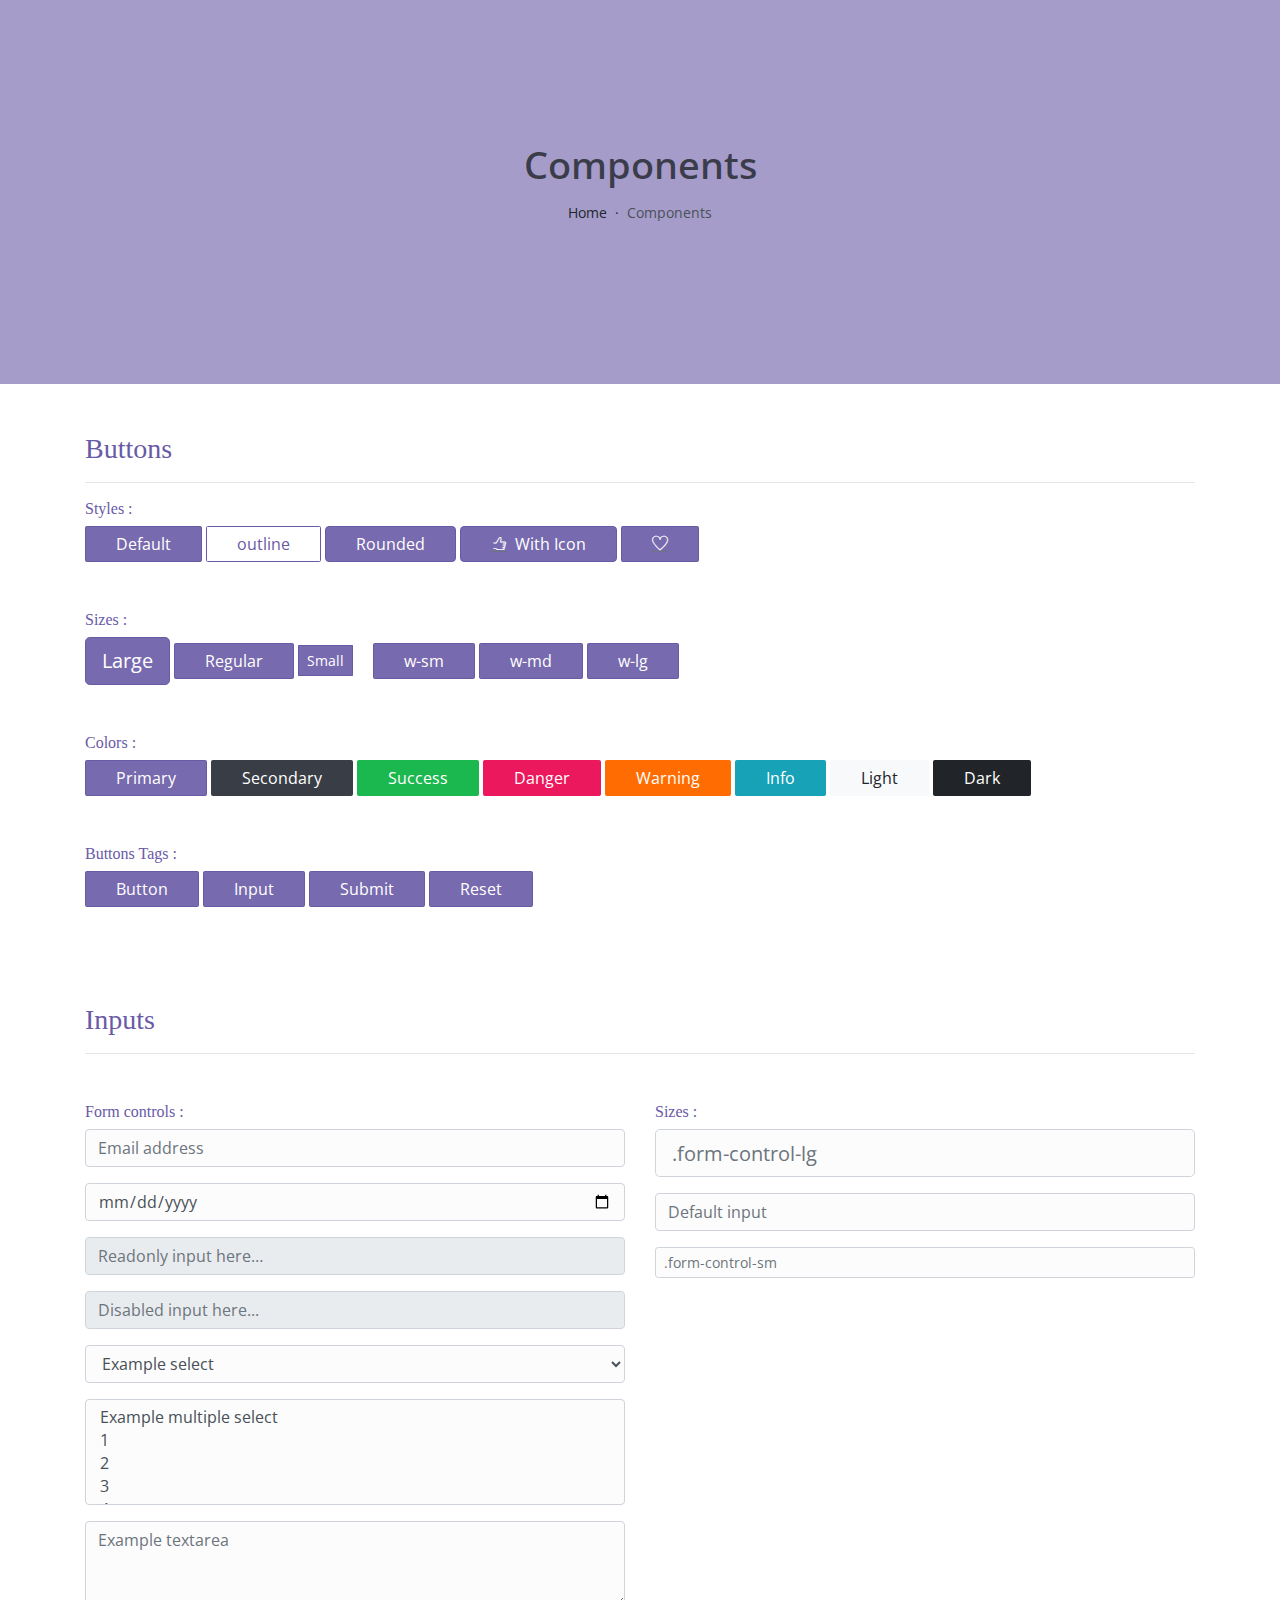
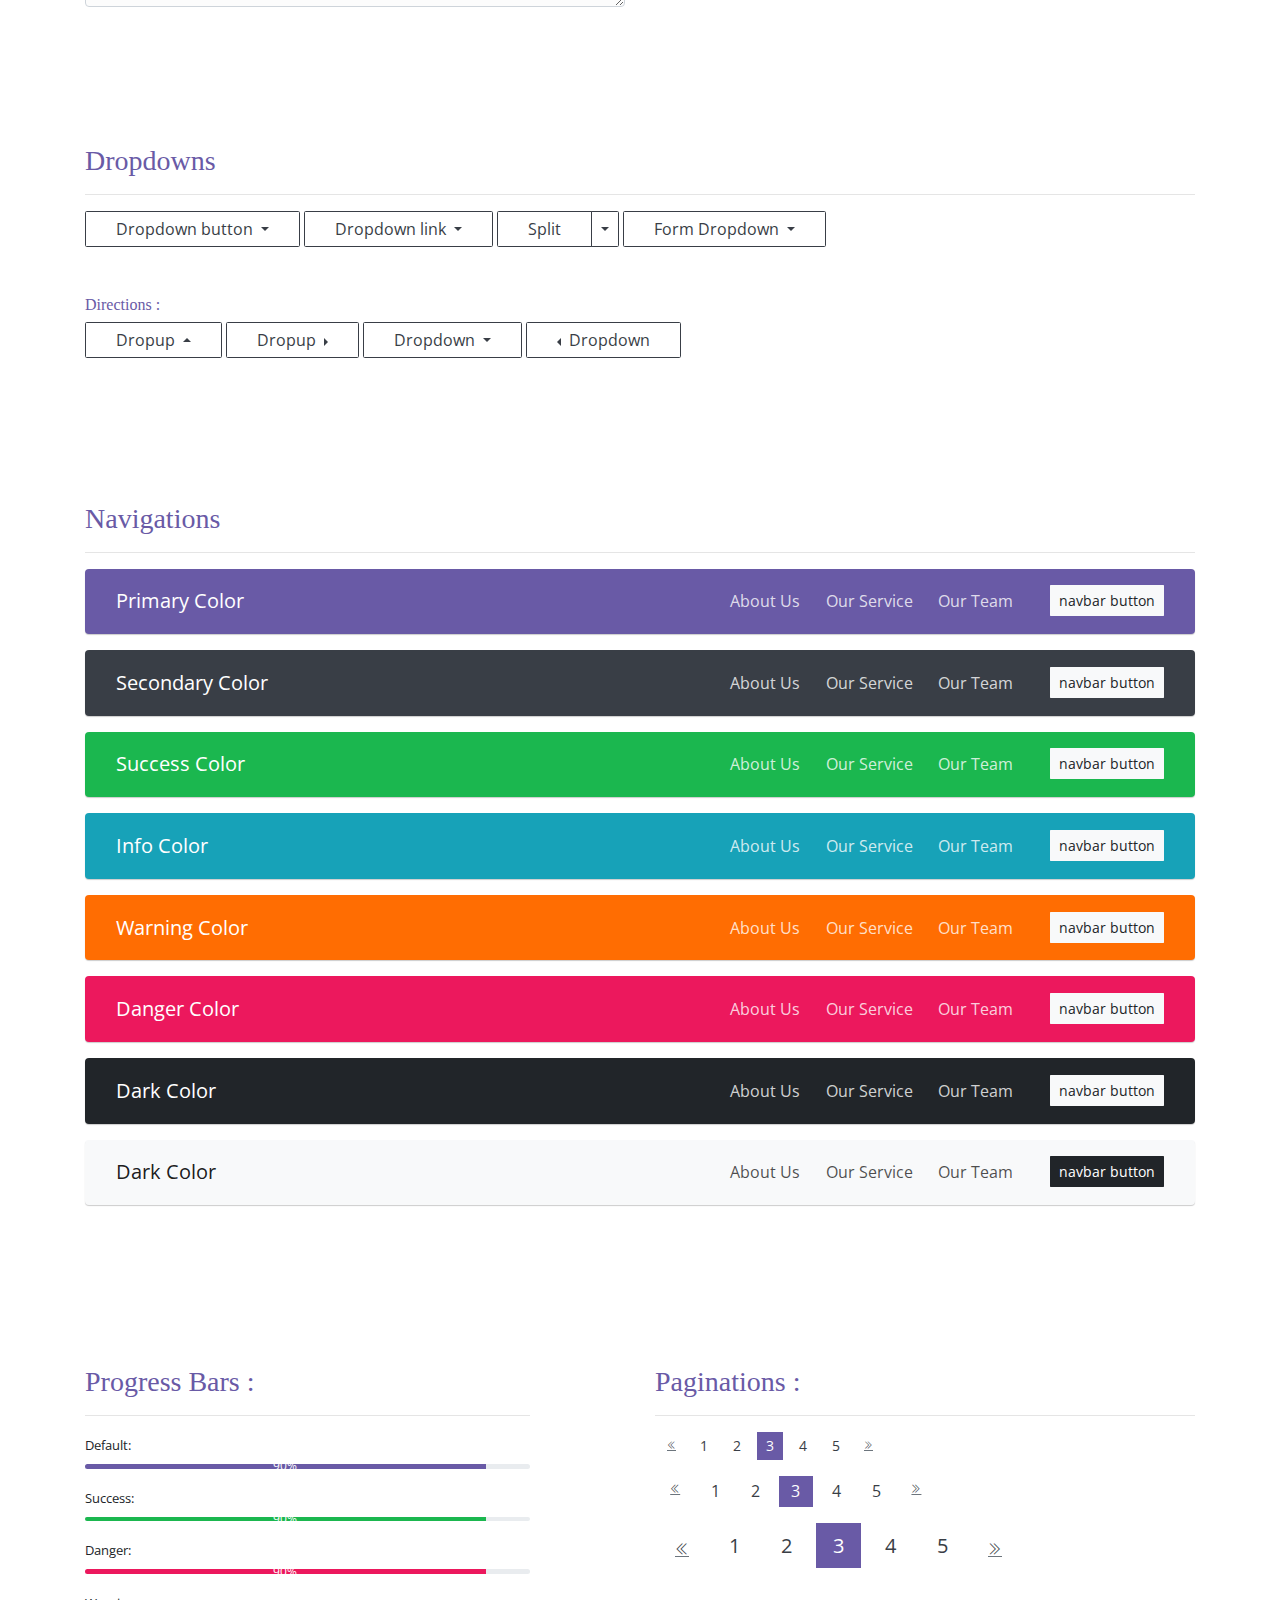
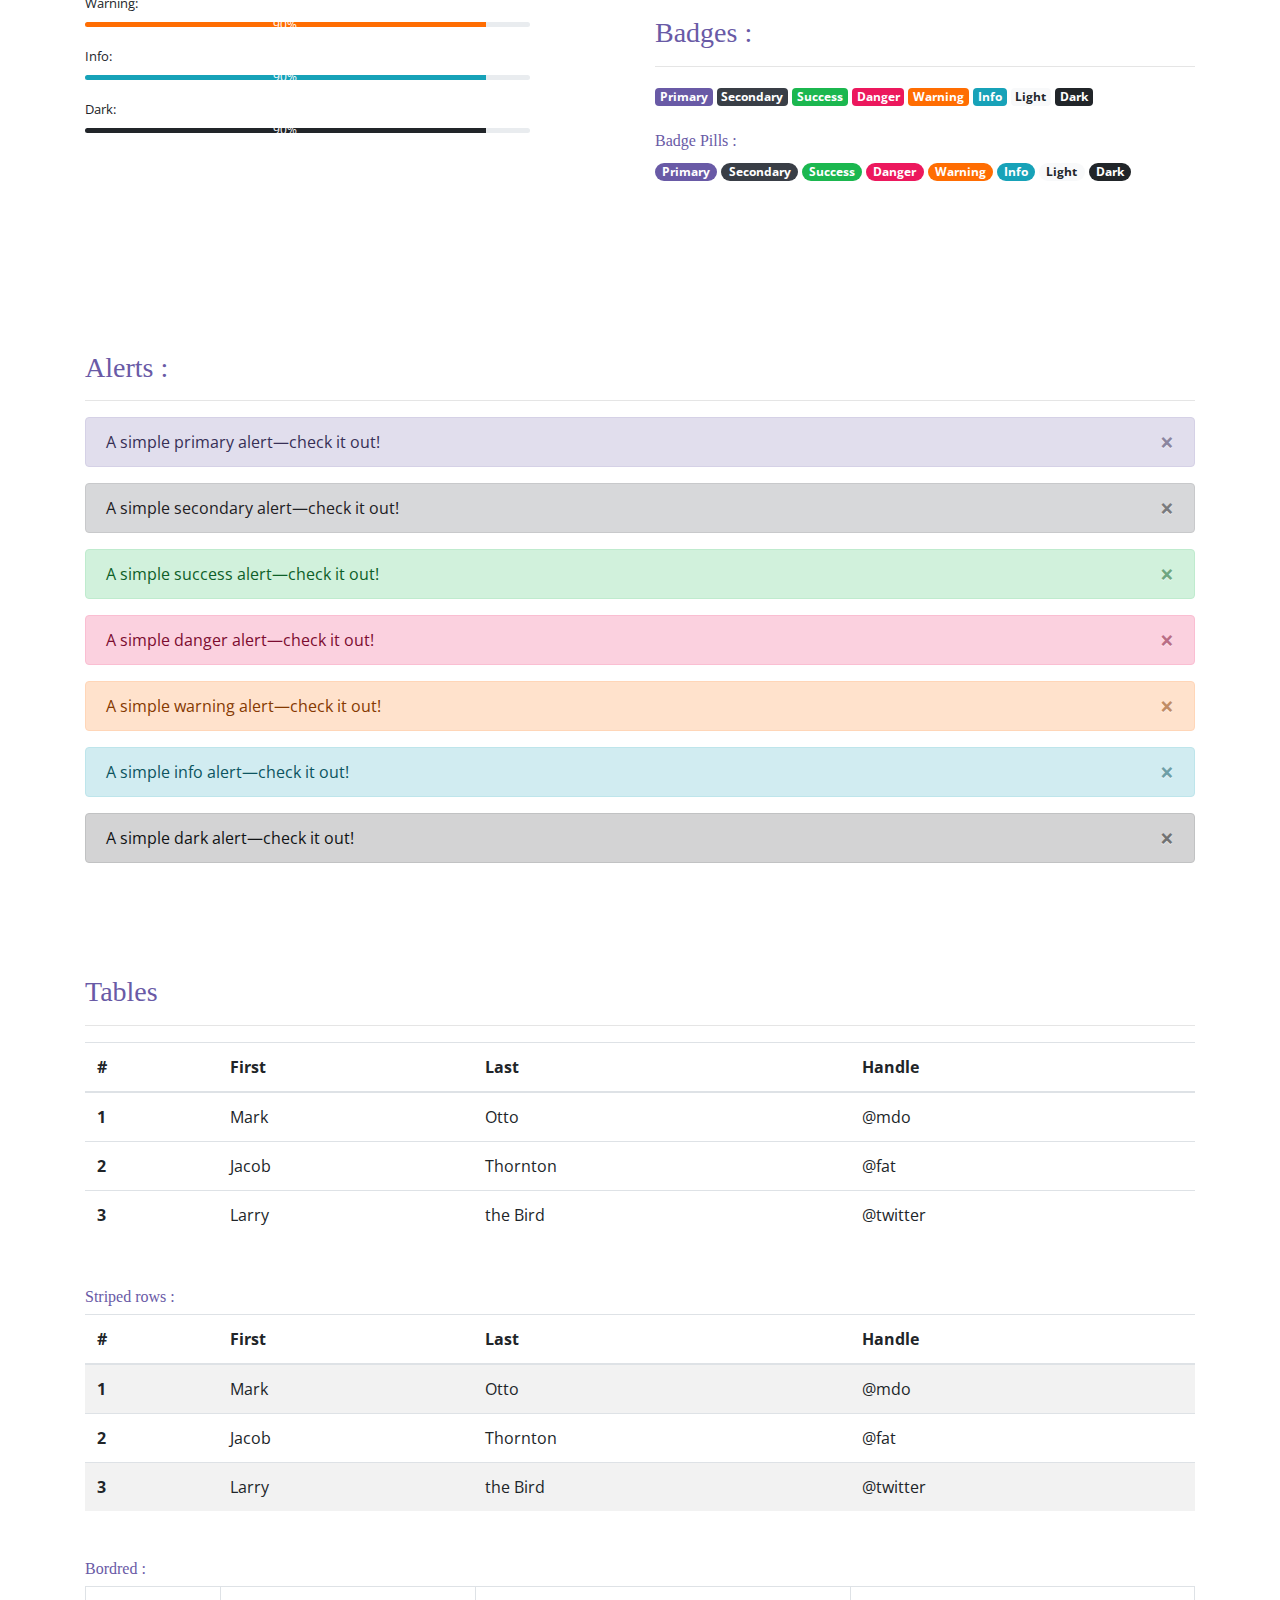
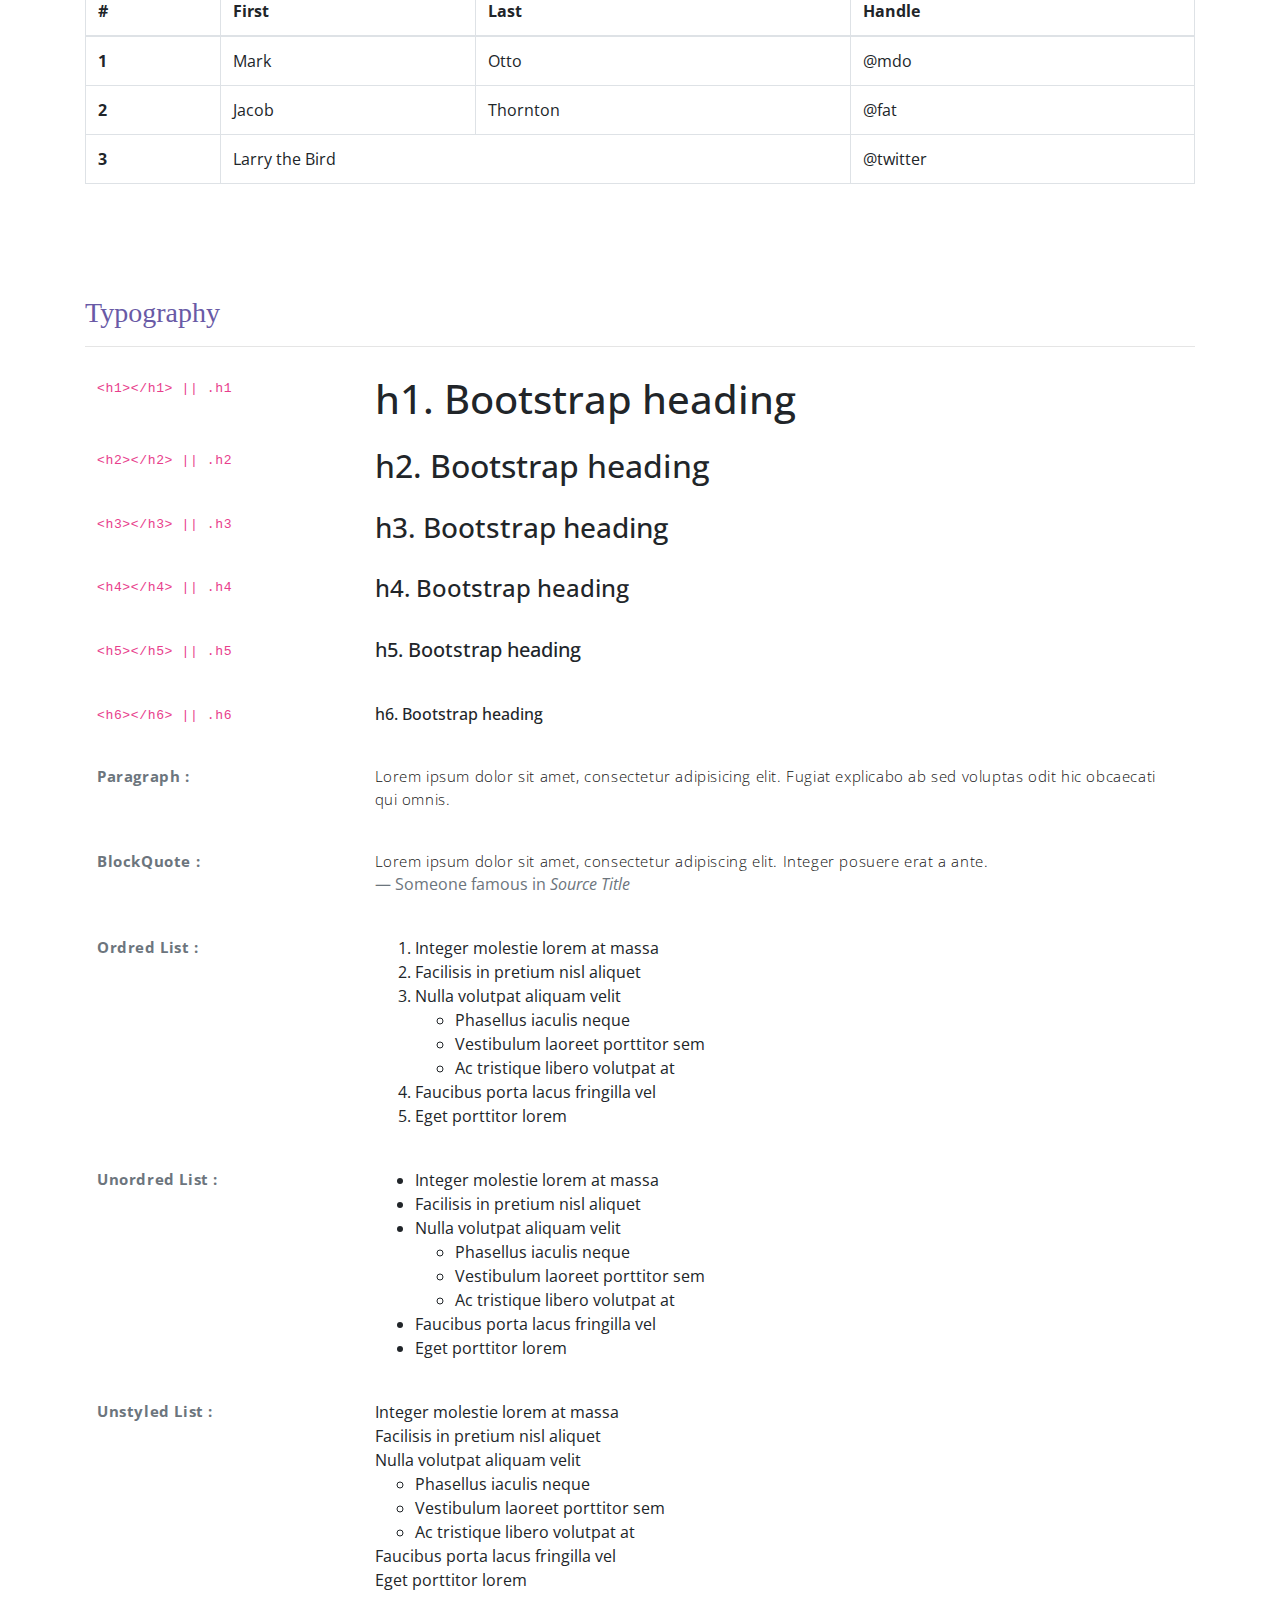
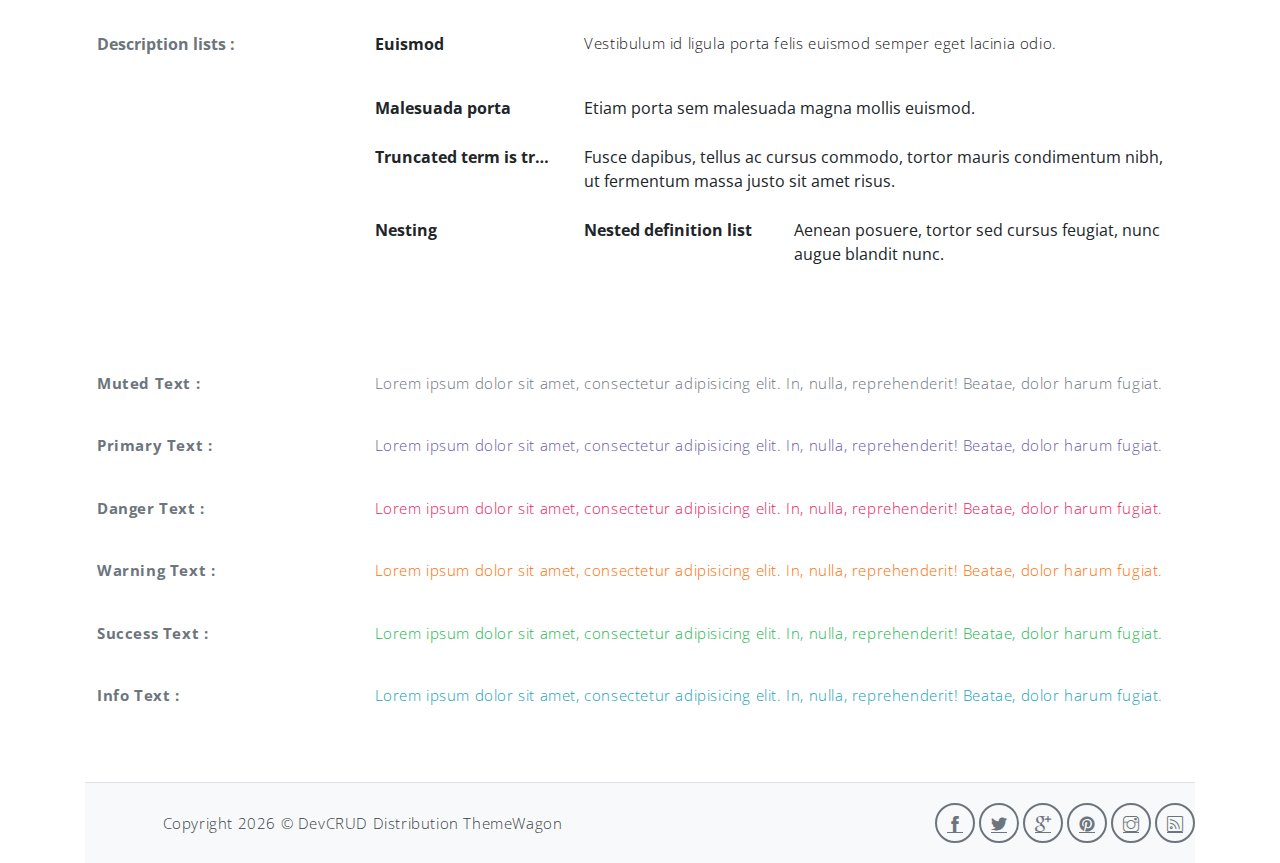
<file: components.html>
<!DOCTYPE html>
<html lang="en">

<head>
   <meta charset="utf-8">
   <meta name="viewport" content="width=device-width, initial-scale=1, shrink-to-fit=no">
   <meta name="description" content="Start your development with Meyawo landing page.">
   <meta name="author" content="Devcrud">
   <title>Meyawo Landing page | Components</title>
   <!-- font icons -->
   <link rel="stylesheet" href="assets/vendors/themify-icons/css/themify-icons.css">
   <!-- Bootstrap + Steller  -->
   <link rel="stylesheet" href="assets/css/meyawo.css">
</head>

<body>

   <!-- Page Header -->
   <header class="header header-mini">
      <div class="header-title">Components</div>
      <nav aria-label="breadcrumb">
         <ol class="breadcrumb">
            <li class="breadcrumb-item"><a href="/">Home</a></li>
            <li class="breadcrumb-item active" aria-current="page">Components</li>
         </ol>
      </nav>
   </header> <!-- End Of Page Header -->

   <!-- main content -->
   <div class="container">

      <!-- Buttons -->
      <h3 class="mt-5">Buttons</h3>
      <hr>
      <h6 class="section-secondary-title">Styles :</h6>
      <button class="btn btn-primary">Default</button>
      <button class="btn btn-outline-primary">outline</button>
      <button class="btn btn-primary rounded">Rounded</button>
      <button class="btn btn-primary rounded"><i class="ti-thumb-up pr-1"></i> With Icon</button>
      <button class="btn btn-primary circle"><i class="ti-heart"></i></button>

      <h6 class="section-secondary-title mt-5">Sizes :</h6>
      <button class="btn btn-primary btn-lg">Large</button>
      <button class="btn btn-primary ">Regular</button>
      <button class="btn btn-primary btn-sm">Small</button>
      <button class="btn btn-primary w-sm ml-3">w-sm</button>
      <button class="btn btn-primary w-md">w-md</button>
      <button class="btn btn-primary w-lg">w-lg</button>

      <h6 class="section-secondary-title mt-5">Colors :</h6>
      <button type="button" class="btn btn-primary">Primary</button>
      <button type="button" class="btn btn-secondary">Secondary</button>
      <button type="button" class="btn btn-success">Success</button>
      <button type="button" class="btn btn-danger">Danger</button>
      <button type="button" class="btn btn-warning">Warning</button>
      <button type="button" class="btn btn-info">Info</button>
      <button type="button" class="btn btn-light">Light</button>
      <button type="button" class="btn btn-dark">Dark</button>

      <h6 class="section-secondary-title mt-5">Buttons Tags :</h6>
      <button class="btn btn-primary" type="submit">Button</button>
      <input class="btn btn-primary" type="button" value="Input">
      <input class="btn btn-primary" type="submit" value="Submit">
      <input class="btn btn-primary" type="reset" value="Reset">

      <!-- devider -->
      <div class="py-5"></div>

      <!-- Inputs -->
      <h3>Inputs</h3>
      <hr>
      <div class="row mt-5">
         <div class="col-md-6">
            <h6 class="section-secondary-title">Form controls :</h6>
            <div class="form-group">
               <input type="email" class="form-control" id="exampleFormControlInput1" placeholder="Email address">
            </div>
            <div class="form-group">
               <input type="date" class="form-control" id="exampleFormControlInput1" placeholder="Date">
            </div>
            <div class="form-group">
               <input class="form-control" type="text" placeholder="Readonly input here…" readonly>
            </div>
            <div class="form-group">
               <input class="form-control" id="disabledInput" type="text" placeholder="Disabled input here..." disabled>
            </div>
            <div class="form-group">
               <select class="form-control" id="exampleFormControlSelect1">
                  <option>Example select</option>
                  <option>1</option>
                  <option>2</option>
                  <option>3</option>
                  <option>4</option>
                  <option>5</option>
               </select>
            </div>
            <div class="form-group">
               <select multiple class="form-control" id="exampleFormControlSelect2">
                  <option>Example multiple select</option>
                  <option>1</option>
                  <option>2</option>
                  <option>3</option>
                  <option>4</option>
                  <option>5</option>
               </select>
            </div>
            <div class="form-group">
               <textarea class="form-control" id="exampleFormControlTextarea1" rows="3"
                  placeholder="Example textarea"></textarea>
            </div>
         </div>
         <div class="col-md-6">
            <h6 class="section-secondary-title">Sizes :</h6>
            <div class="form-group">
               <input class="form-control form-control-lg" type="text" placeholder=".form-control-lg">
            </div>
            <div class="form-group">
               <input class="form-control" type="text" placeholder="Default input">
            </div>
            <div class="form-group">
               <input class="form-control form-control-sm" type="text" placeholder=".form-control-sm">
            </div>
         </div>
      </div> <!-- end of inputs -->

      <!-- devider -->
      <div class="py-5"></div>

      <!-- Dropdowns -->
      <h3 class="components-section-title font-weight-normal">Dropdowns</h3>
      <hr>
      <div class="dropdown d-inline-block">
         <button class="btn btn-outline-secondary dropdown-toggle" type="button" id="dropdownMenuButton"
            data-toggle="dropdown" aria-haspopup="true" aria-expanded="false">
            Dropdown button
         </button>
         <div class="dropdown-menu" aria-labelledby="dropdownMenuButton">
            <a class="dropdown-item" href="#">Action</a>
            <a class="dropdown-item" href="#">Another action</a>
            <a class="dropdown-item" href="#">Something else here</a>
         </div>
      </div>
      <div class="dropdown d-inline-block">
         <a class="btn btn-outline-secondary dropdown-toggle" href="#" role="button" id="dropdownMenuLink"
            data-toggle="dropdown" aria-haspopup="true" aria-expanded="false">
            Dropdown link
         </a>
         <div class="dropdown-menu" aria-labelledby="dropdownMenuLink">
            <a class="dropdown-item" href="#">Action</a>
            <a class="dropdown-item" href="#">Another action</a>
            <a class="dropdown-item" href="#">Something else here</a>
         </div>
      </div>
      <div class="btn-group">
         <button type="button" class="btn btn-outline-secondary">Split</button>
         <button type="button" class="btn btn-outline-secondary dropdown-toggle dropdown-toggle-split"
            data-toggle="dropdown" aria-haspopup="true" aria-expanded="false">
            <span class="sr-only">Toggle Dropdown</span>
         </button>
         <div class="dropdown-menu">
            <a class="dropdown-item" href="#">Action</a>
            <a class="dropdown-item" href="#">Another action</a>
            <a class="dropdown-item" href="#">Something else here</a>
            <div class="dropdown-divider"></div>
            <a class="dropdown-item" href="#">Separated link</a>
         </div>
      </div>
      <div class="btn-group">
         <button class="btn btn-outline-secondary dropdown-toggle" type="button" id="dropdownMenuButton"
            data-toggle="dropdown" aria-haspopup="true" aria-expanded="false">
            Form Dropdown
         </button>
         <div class="dropdown-menu form">
            <form class="px-4 py-3">
               <div class="form-group">
                  <input type="email" class="form-control" id="exampleDropdownFormEmail1"
                     placeholder="email@example.com">
               </div>
               <div class="form-group">
                  <input type="password" class="form-control" id="exampleDropdownFormPassword1" placeholder="Password">
               </div>
               <div class="form-check mb-3">
                  <input type="checkbox" class="form-check-input" id="dropdownCheck">
                  <label class="form-check-label" for="dropdownCheck">
                     Remember me
                  </label>
               </div>
               <button type="submit" class="btn btn-primary btn-block">Sign in</button>
            </form>
            <div class="dropdown-divider"></div>
            <a class="dropdown-item" href="#"><small>New around here? Sign up</small></a>
            <a class="dropdown-item" href="#"><small>Forgot password?</small></a>
         </div>
      </div>
      <h6 class="section-secondary-title mt-5">Directions :</h6>
      <div class="btn-group dropup">
         <button type="button" class="btn btn-outline-secondary dropdown-toggle" data-toggle="dropdown"
            aria-haspopup="true" aria-expanded="false">
            Dropup
         </button>
         <div class="dropdown-menu">
            <a class="dropdown-item" href="#">Action</a>
            <a class="dropdown-item" href="#">Another action</a>
            <a class="dropdown-item" href="#">Something else here</a>
            <div class="dropdown-divider"></div>
            <a class="dropdown-item" href="#">Separated link</a>
         </div>
      </div>
      <div class="btn-group dropright">
         <button type="button" class="btn btn-outline-secondary dropdown-toggle" data-toggle="dropdown"
            aria-haspopup="true" aria-expanded="false">
            Dropup
         </button>
         <div class="dropdown-menu">
            <a class="dropdown-item" href="#">Action</a>
            <a class="dropdown-item" href="#">Another action</a>
            <a class="dropdown-item" href="#">Something else here</a>
            <div class="dropdown-divider"></div>
            <a class="dropdown-item" href="#">Separated link</a>
         </div>
      </div>
      <div class="btn-group">
         <button type="button" class="btn btn-outline-secondary dropdown-toggle" data-toggle="dropdown"
            aria-haspopup="true" aria-expanded="false">
            Dropdown
         </button>
         <div class="dropdown-menu">
            <a class="dropdown-item" href="#">Action</a>
            <a class="dropdown-item" href="#">Another action</a>
            <a class="dropdown-item" href="#">Something else here</a>
            <div class="dropdown-divider"></div>
            <a class="dropdown-item" href="#">Separated link</a>
         </div>
      </div>
      <div class="btn-group dropleft">
         <button type="button" class="btn btn-outline-secondary dropdown-toggle" data-toggle="dropdown"
            aria-haspopup="true" aria-expanded="false">
            Dropdown
         </button>
         <div class="dropdown-menu">
            <a class="dropdown-item" href="#">Action</a>
            <a class="dropdown-item" href="#">Another action</a>
            <a class="dropdown-item" href="#">Something else here</a>
            <div class="dropdown-divider"></div>
            <a class="dropdown-item" href="#">Separated link</a>
         </div>
      </div> <!-- end of Dropdowns -->

      <!-- devider -->
      <div class="py-5"></div>

      <!-- navbars -->
      <h3 class="components-section-title font-weight-normal mt-5">Navigations</h3>
      <hr>
      <nav class="navbar navbar-expand-sm navbar-dark bg-primary rounded shadow mb-3">
         <div class="container">
            <a class="navbar-brand" href="#">Primary Color</a>
            <button class="navbar-toggler ml-auto" type="button" data-toggle="collapse"
               data-target="#navbarSupportedContent" aria-controls="navbarSupportedContent" aria-expanded="false"
               aria-label="Toggle navigation">
               <span class="navbar-toggler-icon"></span>
            </button>
            <div class="collapse navbar-collapse" id="navbarSupportedContent">
               <ul class="navbar-nav ml-auto">
                  <li class="nav-item">
                     <a class="nav-link" href="#about">About Us</a>
                  </li>
                  <li class="nav-item">
                     <a class="nav-link" href="#service">Our Service</a>
                  </li>
                  <li class="nav-item">
                     <a class="nav-link" href="#team">Our Team</a>
                  </li>
                  <li class="nav-item">
                     <a href="#book-table" class="ml-4 mt-1 btn btn-light btn-sm">navbar button</a>
                  </li>
               </ul>
            </div>
         </div>
      </nav>
      <nav class="navbar navbar-expand-sm navbar-dark bg-secondary rounded shadow mb-3">
         <div class="container">
            <a class="navbar-brand" href="#">Secondary Color</a>
            <button class="navbar-toggler ml-auto" type="button" data-toggle="collapse"
               data-target="#navbarSupportedContent" aria-controls="navbarSupportedContent" aria-expanded="false"
               aria-label="Toggle navigation">
               <span class="navbar-toggler-icon"></span>
            </button>
            <div class="collapse navbar-collapse" id="navbarSupportedContent">
               <ul class="navbar-nav ml-auto">
                  <li class="nav-item">
                     <a class="nav-link" href="#about">About Us</a>
                  </li>
                  <li class="nav-item">
                     <a class="nav-link" href="#service">Our Service</a>
                  </li>
                  <li class="nav-item">
                     <a class="nav-link" href="#team">Our Team</a>
                  </li>
                  <li class="nav-item">
                     <a href="#book-table" class="ml-4 mt-1 btn btn-light btn-sm">navbar button</a>
                  </li>
               </ul>
            </div>
         </div>
      </nav>
      <nav class="navbar navbar-expand-sm navbar-dark bg-success rounded shadow mb-3">
         <div class="container">
            <a class="navbar-brand" href="#">Success Color</a>
            <button class="navbar-toggler ml-auto" type="button" data-toggle="collapse"
               data-target="#navbarSupportedContent" aria-controls="navbarSupportedContent" aria-expanded="false"
               aria-label="Toggle navigation">
               <span class="navbar-toggler-icon"></span>
            </button>
            <div class="collapse navbar-collapse" id="navbarSupportedContent">
               <ul class="navbar-nav ml-auto">
                  <li class="nav-item">
                     <a class="nav-link" href="#about">About Us</a>
                  </li>
                  <li class="nav-item">
                     <a class="nav-link" href="#service">Our Service</a>
                  </li>
                  <li class="nav-item">
                     <a class="nav-link" href="#team">Our Team</a>
                  </li>
                  <li class="nav-item">
                     <a href="#book-table" class="ml-4 mt-1 btn btn-light btn-sm">navbar button</a>
                  </li>
               </ul>
            </div>
         </div>
      </nav>
      <nav class="navbar navbar-expand-sm navbar-dark bg-info rounded shadow mb-3">
         <div class="container">
            <a class="navbar-brand" href="#">Info Color</a>
            <button class="navbar-toggler ml-auto" type="button" data-toggle="collapse"
               data-target="#navbarSupportedContent" aria-controls="navbarSupportedContent" aria-expanded="false"
               aria-label="Toggle navigation">
               <span class="navbar-toggler-icon"></span>
            </button>
            <div class="collapse navbar-collapse" id="navbarSupportedContent">
               <ul class="navbar-nav ml-auto">
                  <li class="nav-item">
                     <a class="nav-link" href="#about">About Us</a>
                  </li>
                  <li class="nav-item">
                     <a class="nav-link" href="#service">Our Service</a>
                  </li>
                  <li class="nav-item">
                     <a class="nav-link" href="#team">Our Team</a>
                  </li>
                  <li class="nav-item">
                     <a href="#book-table" class="ml-4 mt-1 btn btn-light btn-sm">navbar button</a>
                  </li>
               </ul>
            </div>
         </div>
      </nav>
      <nav class="navbar navbar-expand-sm navbar-dark bg-warning rounded shadow mb-3">
         <div class="container">
            <a class="navbar-brand" href="#">Warning Color</a>
            <button class="navbar-toggler ml-auto" type="button" data-toggle="collapse"
               data-target="#navbarSupportedContent" aria-controls="navbarSupportedContent" aria-expanded="false"
               aria-label="Toggle navigation">
               <span class="navbar-toggler-icon"></span>
            </button>
            <div class="collapse navbar-collapse" id="navbarSupportedContent">
               <ul class="navbar-nav ml-auto">
                  <li class="nav-item">
                     <a class="nav-link" href="#about">About Us</a>
                  </li>
                  <li class="nav-item">
                     <a class="nav-link" href="#service">Our Service</a>
                  </li>
                  <li class="nav-item">
                     <a class="nav-link" href="#team">Our Team</a>
                  </li>
                  <li class="nav-item">
                     <a href="#book-table" class="ml-4 mt-1 btn btn-light btn-sm">navbar button</a>
                  </li>
               </ul>
            </div>
         </div>
      </nav>
      <nav class="navbar navbar-expand-sm navbar-dark bg-danger rounded shadow mb-3">
         <div class="container">
            <a class="navbar-brand" href="#">Danger Color</a>
            <button class="navbar-toggler ml-auto" type="button" data-toggle="collapse"
               data-target="#navbarSupportedContent" aria-controls="navbarSupportedContent" aria-expanded="false"
               aria-label="Toggle navigation">
               <span class="navbar-toggler-icon"></span>
            </button>
            <div class="collapse navbar-collapse" id="navbarSupportedContent">
               <ul class="navbar-nav ml-auto">
                  <li class="nav-item">
                     <a class="nav-link" href="#about">About Us</a>
                  </li>
                  <li class="nav-item">
                     <a class="nav-link" href="#service">Our Service</a>
                  </li>
                  <li class="nav-item">
                     <a class="nav-link" href="#team">Our Team</a>
                  </li>
                  <li class="nav-item">
                     <a href="#book-table" class="ml-4 mt-1 btn btn-light btn-sm">navbar button</a>
                  </li>
               </ul>
            </div>
         </div>
      </nav>
      <nav class="navbar navbar-expand-sm navbar-dark bg-dark rounded shadow mb-3">
         <div class="container">
            <a class="navbar-brand" href="#">Dark Color</a>
            <button class="navbar-toggler ml-auto" type="button" data-toggle="collapse"
               data-target="#navbarSupportedContent" aria-controls="navbarSupportedContent" aria-expanded="false"
               aria-label="Toggle navigation">
               <span class="navbar-toggler-icon"></span>
            </button>
            <div class="collapse navbar-collapse" id="navbarSupportedContent">
               <ul class="navbar-nav ml-auto">
                  <li class="nav-item">
                     <a class="nav-link" href="#about">About Us</a>
                  </li>
                  <li class="nav-item">
                     <a class="nav-link" href="#service">Our Service</a>
                  </li>
                  <li class="nav-item">
                     <a class="nav-link" href="#team">Our Team</a>
                  </li>
                  <li class="nav-item">
                     <a href="#book-table" class="ml-4 mt-1 btn btn-light btn-sm">navbar button</a>
                  </li>
               </ul>
            </div>
         </div>
      </nav>
      <nav class="navbar navbar-expand-sm navbar-light bg-light rounded shadow mb-3">
         <div class="container">
            <a class="navbar-brand" href="#">Dark Color</a>
            <button class="navbar-toggler ml-auto" type="button" data-toggle="collapse"
               data-target="#navbarSupportedContent" aria-controls="navbarSupportedContent" aria-expanded="false"
               aria-label="Toggle navigation">
               <span class="navbar-toggler-icon"></span>
            </button>
            <div class="collapse navbar-collapse" id="navbarSupportedContent">
               <ul class="navbar-nav ml-auto">
                  <li class="nav-item">
                     <a class="nav-link" href="#about">About Us</a>
                  </li>
                  <li class="nav-item">
                     <a class="nav-link" href="#service">Our Service</a>
                  </li>
                  <li class="nav-item">
                     <a class="nav-link" href="#team">Our Team</a>
                  </li>
                  <li class="nav-item">
                     <a href="#book-table" class="ml-4 mt-1 btn btn-dark btn-sm">navbar button</a>
                  </li>
               </ul>
            </div>
         </div>
      </nav>
      <!-- End of navbars -->

      <!-- devider -->
      <div class="py-5"></div>

      <!-- progress bars -->
      <div class="row justify-content-between">
         <div class="col-md-5">
            <h3 class="components-section-title font-weight-normal mt-5">Progress Bars :</h3>
            <hr>
            <small>Default: </small>
            <div class="progress mt-2 mb-3">
               <div class="progress-bar" role="progressbar" style="width: 90%" aria-valuenow="25" aria-valuemin="0"
                  aria-valuemax="100"><span>90%</span></div>
            </div>
            <small>Success:</small>
            <div class="progress mt-2 mb-3">
               <div class="progress-bar bg-success" role="progressbar" style="width: 90%" aria-valuenow="25"
                  aria-valuemin="0" aria-valuemax="100"><span>90%</span></div>
            </div>
            <small>Danger:</small>
            <div class="progress mt-2 mb-3">
               <div class="progress-bar bg-danger" role="progressbar" style="width: 90%" aria-valuenow="25"
                  aria-valuemin="0" aria-valuemax="100"><span>90%</span></div>
            </div>
            <small>Warning:</small>
            <div class="progress mt-2 mb-3">
               <div class="progress-bar bg-warning" role="progressbar" style="width: 90%" aria-valuenow="25"
                  aria-valuemin="0" aria-valuemax="100"><span>90%</span></div>
            </div>
            <small>Info:</small>
            <div class="progress mt-2 mb-3">
               <div class="progress-bar bg-info" role="progressbar" style="width: 90%" aria-valuenow="25"
                  aria-valuemin="0" aria-valuemax="100"><span>90%</span></div>
            </div>
            <small>Dark:</small>
            <div class="progress mt-2 mb-3">
               <div class="progress-bar bg-dark" role="progressbar" style="width: 90%" aria-valuenow="25"
                  aria-valuemin="0" aria-valuemax="100"><span>90%</span></div>
            </div>
         </div>
         <div class="col-md-6">
            <h3 class="components-section-title font-weight-normal mt-5">Paginations :</h3>
            <hr>
            <nav aria-label="Page navigation example">
               <ul class="pagination pagination-sm">
                  <li class="page-item"><a class="page-link" href="#"><i class="ti-angle-double-left"></i></a></li>
                  <li class="page-item"><a class="page-link" href="#">1</a></li>
                  <li class="page-item"><a class="page-link" href="#">2</a></li>
                  <li class="page-item active"><a class="page-link" href="#">3</a></li>
                  <li class="page-item"><a class="page-link" href="#">4</a></li>
                  <li class="page-item"><a class="page-link" href="#">5</a></li>
                  <li class="page-item"><a class="page-link" href="#"><i class="ti-angle-double-right"></i></a></li>
               </ul>
            </nav>
            <nav aria-label="Page navigation example">
               <ul class="pagination">
                  <li class="page-item"><a class="page-link" href="#"><i class="ti-angle-double-left"></i></a></li>
                  <li class="page-item"><a class="page-link" href="#">1</a></li>
                  <li class="page-item"><a class="page-link" href="#">2</a></li>
                  <li class="page-item active"><a class="page-link" href="#">3</a></li>
                  <li class="page-item"><a class="page-link" href="#">4</a></li>
                  <li class="page-item"><a class="page-link" href="#">5</a></li>
                  <li class="page-item"><a class="page-link" href="#"><i class="ti-angle-double-right"></i></a></li>
               </ul>
            </nav>
            <nav aria-label="Page navigation example">
               <ul class="pagination pagination-lg">
                  <li class="page-item"><a class="page-link" href="#"><i class="ti-angle-double-left"></i></a></li>
                  <li class="page-item"><a class="page-link" href="#">1</a></li>
                  <li class="page-item"><a class="page-link" href="#">2</a></li>
                  <li class="page-item active"><a class="page-link" href="#">3</a></li>
                  <li class="page-item"><a class="page-link" href="#">4</a></li>
                  <li class="page-item"><a class="page-link" href="#">5</a></li>
                  <li class="page-item"><a class="page-link" href="#"><i class="ti-angle-double-right"></i></a></li>
               </ul>
            </nav>

            <!-- Badges -->
            <h3 class="components-section-title font-weight-normal mt-5">Badges :</h3>
            <hr>
            <span class="badge badge-primary">Primary</span>
            <span class="badge badge-secondary">Secondary</span>
            <span class="badge badge-success">Success</span>
            <span class="badge badge-danger">Danger</span>
            <span class="badge badge-warning">Warning</span>
            <span class="badge badge-info">Info</span>
            <span class="badge badge-light">Light</span>
            <span class="badge badge-dark">Dark</span>
            <h6 class="section-secondary-title mt-4 mb-2">Badge Pills :</h6>
            <span class="badge badge-pill badge-primary">Primary</span>
            <span class="badge badge-pill badge-secondary">Secondary</span>
            <span class="badge badge-pill badge-success">Success</span>
            <span class="badge badge-pill badge-danger">Danger</span>
            <span class="badge badge-pill badge-warning">Warning</span>
            <span class="badge badge-pill badge-info">Info</span>
            <span class="badge badge-pill badge-light">Light</span>
            <span class="badge badge-pill badge-dark">Dark</span>
         </div>
      </div> <!-- End of Progress bars -->

      <!-- devider -->
      <div class="py-5"></div>

      <!-- Alerts -->
      <h3 class="components-section-title font-weight-normal mt-5">Alerts :</h3>
      <hr>
      <div class="alert alert-primary alert-dismissible fade show" role="alert">
         A simple primary alert—check it out!
         <button type="button" class="close" data-dismiss="alert" aria-label="Close">
            <span aria-hidden="true">&times;</span>
         </button>
      </div>
      <div class="alert alert-secondary alert-dismissible fade show" role="alert">
         A simple secondary alert—check it out!
         <button type="button" class="close" data-dismiss="alert" aria-label="Close">
            <span aria-hidden="true">&times;</span>
         </button>
      </div>
      <div class="alert alert-success alert-dismissible fade show" role="alert">
         A simple success alert—check it out!
         <button type="button" class="close" data-dismiss="alert" aria-label="Close">
            <span aria-hidden="true">&times;</span>
         </button>
      </div>
      <div class="alert alert-danger alert-dismissible fade show" role="alert">
         A simple danger alert—check it out!
         <button type="button" class="close" data-dismiss="alert" aria-label="Close">
            <span aria-hidden="true">&times;</span>
         </button>
      </div>
      <div class="alert alert-warning alert-dismissible fade show" role="alert">
         A simple warning alert—check it out!
         <button type="button" class="close" data-dismiss="alert" aria-label="Close">
            <span aria-hidden="true">&times;</span>
         </button>
      </div>
      <div class="alert alert-info alert-dismissible fade show" role="alert">
         A simple info alert—check it out!
         <button type="button" class="close" data-dismiss="alert" aria-label="Close">
            <span aria-hidden="true">&times;</span>
         </button>
      </div>
      <div class="alert alert-dark alert-dismissible fade show" role="alert">
         A simple dark alert—check it out!
         <button type="button" class="close" data-dismiss="alert" aria-label="Close">
            <span aria-hidden="true">&times;</span>
         </button>
      </div>
      <!-- end of alerts -->

      <!-- devider -->
      <div class="py-5"></div>

      <!-- tables -->
      <h3 class="components-section-title">Tables</h3>
      <hr>
      <table class="table">
         <thead>
            <tr>
               <th scope="col">#</th>
               <th scope="col">First</th>
               <th scope="col">Last</th>
               <th scope="col">Handle</th>
            </tr>
         </thead>
         <tbody>
            <tr>
               <th scope="row">1</th>
               <td>Mark</td>
               <td>Otto</td>
               <td>@mdo</td>
            </tr>
            <tr>
               <th scope="row">2</th>
               <td>Jacob</td>
               <td>Thornton</td>
               <td>@fat</td>
            </tr>
            <tr>
               <th scope="row">3</th>
               <td>Larry</td>
               <td>the Bird</td>
               <td>@twitter</td>
            </tr>
         </tbody>
      </table>

      <h6 class="section-secondary-title mt-5">Striped rows :</h6>
      <table class="table table-striped">
         <thead>
            <tr>
               <th scope="col">#</th>
               <th scope="col">First</th>
               <th scope="col">Last</th>
               <th scope="col">Handle</th>
            </tr>
         </thead>
         <tbody>
            <tr>
               <th scope="row">1</th>
               <td>Mark</td>
               <td>Otto</td>
               <td>@mdo</td>
            </tr>
            <tr>
               <th scope="row">2</th>
               <td>Jacob</td>
               <td>Thornton</td>
               <td>@fat</td>
            </tr>
            <tr>
               <th scope="row">3</th>
               <td>Larry</td>
               <td>the Bird</td>
               <td>@twitter</td>
            </tr>
         </tbody>
      </table>

      <h6 class="section-secondary-title mt-5">Bordred :</h6>
      <table class="table table-bordered">
         <thead>
            <tr>
               <th scope="col">#</th>
               <th scope="col">First</th>
               <th scope="col">Last</th>
               <th scope="col">Handle</th>
            </tr>
         </thead>
         <tbody>
            <tr>
               <th scope="row">1</th>
               <td>Mark</td>
               <td>Otto</td>
               <td>@mdo</td>
            </tr>
            <tr>
               <th scope="row">2</th>
               <td>Jacob</td>
               <td>Thornton</td>
               <td>@fat</td>
            </tr>
            <tr>
               <th scope="row">3</th>
               <td colspan="2">Larry the Bird</td>
               <td>@twitter</td>
            </tr>
         </tbody>
      </table>
      <!-- end of tables -->

      <!-- devider -->
      <div class="py-5"></div>

      <!-- typography -->
      <h3 class="components-section-title">Typography</h3>
      <hr>
      <table class="table table-borderless v-align-center">
         <tbody>
            <tr>
               <td>
                  <p><code class="highlighter-rouge">&lt;h1&gt;&lt;/h1&gt; || .h1</code></p>
               </td>
               <td class="w-75"><span class="h1">h1. Bootstrap heading</span></td>
            </tr>
            <tr>
               <td>
                  <p><code class="highlighter-rouge">&lt;h2&gt;&lt;/h2&gt; || .h2</code></p>
               </td>
               <td><span class="h2">h2. Bootstrap heading</span></td>
            </tr>
            <tr>
               <td>
                  <p><code class="highlighter-rouge">&lt;h3&gt;&lt;/h3&gt; || .h3</code></p>
               </td>
               <td><span class="h3">h3. Bootstrap heading</span></td>
            </tr>
            <tr>
               <td>
                  <p><code class="highlighter-rouge">&lt;h4&gt;&lt;/h4&gt; || .h4</code></p>
               </td>
               <td><span class="h4">h4. Bootstrap heading</span></td>
            </tr>
            <tr>
               <td>
                  <p><code class="highlighter-rouge">&lt;h5&gt;&lt;/h5&gt; || .h5</code></p>
               </td>
               <td><span class="h5">h5. Bootstrap heading</span></td>
            </tr>
            <tr>
               <td>
                  <p><code class="highlighter-rouge">&lt;h6&gt;&lt;/h6&gt; || .h6</code></p>
               </td>
               <td><span class="h6">h6. Bootstrap heading</span></td>
            </tr>
            <tr>
               <td>
                  <p class="font-weight-bold text-muted">Paragraph :</p>
               </td>
               <td>
                  <p>Lorem ipsum dolor sit amet, consectetur adipisicing elit. Fugiat explicabo ab sed voluptas odit hic
                     obcaecati qui omnis.</p>
               </td>
            </tr>
            <tr>
               <td>
                  <p class="font-weight-bold text-muted">BlockQuote :</p>
               </td>
               <td>
                  <blockquote class="blockquote">
                     <p class="mb-0">Lorem ipsum dolor sit amet, consectetur adipiscing elit. Integer posuere erat a
                        ante.</p>
                     <footer class="blockquote-footer">Someone famous in <cite title="Source Title">Source Title</cite>
                     </footer>
                  </blockquote>
               </td>
            </tr>

            <tr>
               <td>
                  <p class="font-weight-bold text-muted">Ordred List :</p>
               </td>
               <td>
                  <ol>
                     <li>Integer molestie lorem at massa</li>
                     <li>Facilisis in pretium nisl aliquet</li>
                     <li>Nulla volutpat aliquam velit
                        <ul>
                           <li>Phasellus iaculis neque</li>
                           <li>Vestibulum laoreet porttitor sem</li>
                           <li>Ac tristique libero volutpat at</li>
                        </ul>
                     </li>
                     <li>Faucibus porta lacus fringilla vel</li>
                     <li>Eget porttitor lorem</li>
                  </ol>
               </td>
            </tr>
            <tr>
               <td>
                  <p class="font-weight-bold text-muted">Unordred List :</p>
               </td>
               <td>
                  <ul>
                     <li>Integer molestie lorem at massa</li>
                     <li>Facilisis in pretium nisl aliquet</li>
                     <li>Nulla volutpat aliquam velit
                        <ul>
                           <li>Phasellus iaculis neque</li>
                           <li>Vestibulum laoreet porttitor sem</li>
                           <li>Ac tristique libero volutpat at</li>
                        </ul>
                     </li>
                     <li>Faucibus porta lacus fringilla vel</li>
                     <li>Eget porttitor lorem</li>
                  </ul>
               </td>
            </tr>
            <tr>
               <td>
                  <p class="font-weight-bold text-muted">Unstyled List :</p>
               </td>
               <td>
                  <ul class="list-unstyled">
                     <li>Integer molestie lorem at massa</li>
                     <li>Facilisis in pretium nisl aliquet</li>
                     <li>Nulla volutpat aliquam velit
                        <ul>
                           <li>Phasellus iaculis neque</li>
                           <li>Vestibulum laoreet porttitor sem</li>
                           <li>Ac tristique libero volutpat at</li>
                        </ul>
                     </li>
                     <li>Faucibus porta lacus fringilla vel</li>
                     <li>Eget porttitor lorem</li>
                  </ul>
               </td>
            </tr>
            <tr>
               <td class="font-weight-bold text-muted">Description lists : </td>
               <td>
                  <dl class="row">
                     <dt class="col-sm-3">Euismod</dt>
                     <dd class="col-sm-9">
                        <p>Vestibulum id ligula porta felis euismod semper eget lacinia odio.</p>
                     </dd>

                     <dt class="col-sm-3">Malesuada porta</dt>
                     <dd class="col-sm-9">Etiam porta sem malesuada magna mollis euismod.</dd>

                     <dt class="col-sm-3 text-truncate">Truncated term is truncated</dt>
                     <dd class="col-sm-9">Fusce dapibus, tellus ac cursus commodo, tortor mauris condimentum nibh, ut
                        fermentum massa justo sit amet risus.</dd>

                     <dt class="col-sm-3">Nesting</dt>
                     <dd class="col-sm-9">
                        <dl class="row">
                           <dt class="col-sm-4">Nested definition list</dt>
                           <dd class="col-sm-8">Aenean posuere, tortor sed cursus feugiat, nunc augue blandit nunc.</dd>
                        </dl>
                     </dd>
                  </dl>
               </td>
            </tr>
            <tr>
               <td>
                  <p class="font-weight-bold text-muted">Muted Text :</p>
               </td>
               <td>
                  <p class="text-muted">Lorem ipsum dolor sit amet, consectetur adipisicing elit. In, nulla,
                     reprehenderit! Beatae, dolor harum fugiat.</p>
               </td>
            </tr>
            <tr>
               <td>
                  <p class="font-weight-bold text-muted">Primary Text :</p>
               </td>
               <td>
                  <p class="text-primary">Lorem ipsum dolor sit amet, consectetur adipisicing elit. In, nulla,
                     reprehenderit! Beatae, dolor harum fugiat.</p>
               </td>
            </tr>
            <tr>
               <td>
                  <p class="font-weight-bold text-muted">Danger Text :</p>
               </td>
               <td>
                  <p class="text-danger">Lorem ipsum dolor sit amet, consectetur adipisicing elit. In, nulla,
                     reprehenderit! Beatae, dolor harum fugiat.</p>
               </td>
            </tr>
            <tr>
               <td>
                  <p class="font-weight-bold text-muted">Warning Text :</p>
               </td>
               <td>
                  <p class="text-warning">Lorem ipsum dolor sit amet, consectetur adipisicing elit. In, nulla,
                     reprehenderit! Beatae, dolor harum fugiat.</p>
               </td>
            </tr>
            <tr>
               <td>
                  <p class="font-weight-bold text-muted">Success Text :</p>
               </td>
               <td>
                  <p class="text-success">Lorem ipsum dolor sit amet, consectetur adipisicing elit. In, nulla,
                     reprehenderit! Beatae, dolor harum fugiat.</p>
               </td>
            </tr>
            <tr>
               <td>
                  <p class="font-weight-bold text-muted">Info Text :</p>
               </td>
               <td>
                  <p class="text-info">Lorem ipsum dolor sit amet, consectetur adipisicing elit. In, nulla,
                     reprehenderit! Beatae, dolor harum fugiat.</p>
               </td>
            </tr>
         </tbody>
      </table>
   </div>
   <!-- end of typography -->

   <!-- footer -->
   <div class="container mt-5">
      <footer class="footer">
         <p class="mb-0">Copyright
            <script>document.write(new Date().getFullYear())</script> &copy; <a
               href="http://www.devcrud.com">DevCRUD</a> Distribution <a href="https://themewagon.com">ThemeWagon</a>
         </p>
         <div class="social-links text-right m-auto ml-sm-auto">
            <a href="javascript:void(0)" class="link"><i class="ti-facebook"></i></a>
            <a href="javascript:void(0)" class="link"><i class="ti-twitter-alt"></i></a>
            <a href="javascript:void(0)" class="link"><i class="ti-google"></i></a>
            <a href="javascript:void(0)" class="link"><i class="ti-pinterest-alt"></i></a>
            <a href="javascript:void(0)" class="link"><i class="ti-instagram"></i></a>
            <a href="javascript:void(0)" class="link"><i class="ti-rss"></i></a>
         </div>
      </footer>
   </div> <!-- end of page footer -->

   <!-- core  -->
   <script src="assets/vendors/jquery/jquery-3.4.1.js"></script>
   <script src="assets/vendors/bootstrap/bootstrap.bundle.js"></script>

</body>

</html>
</file>
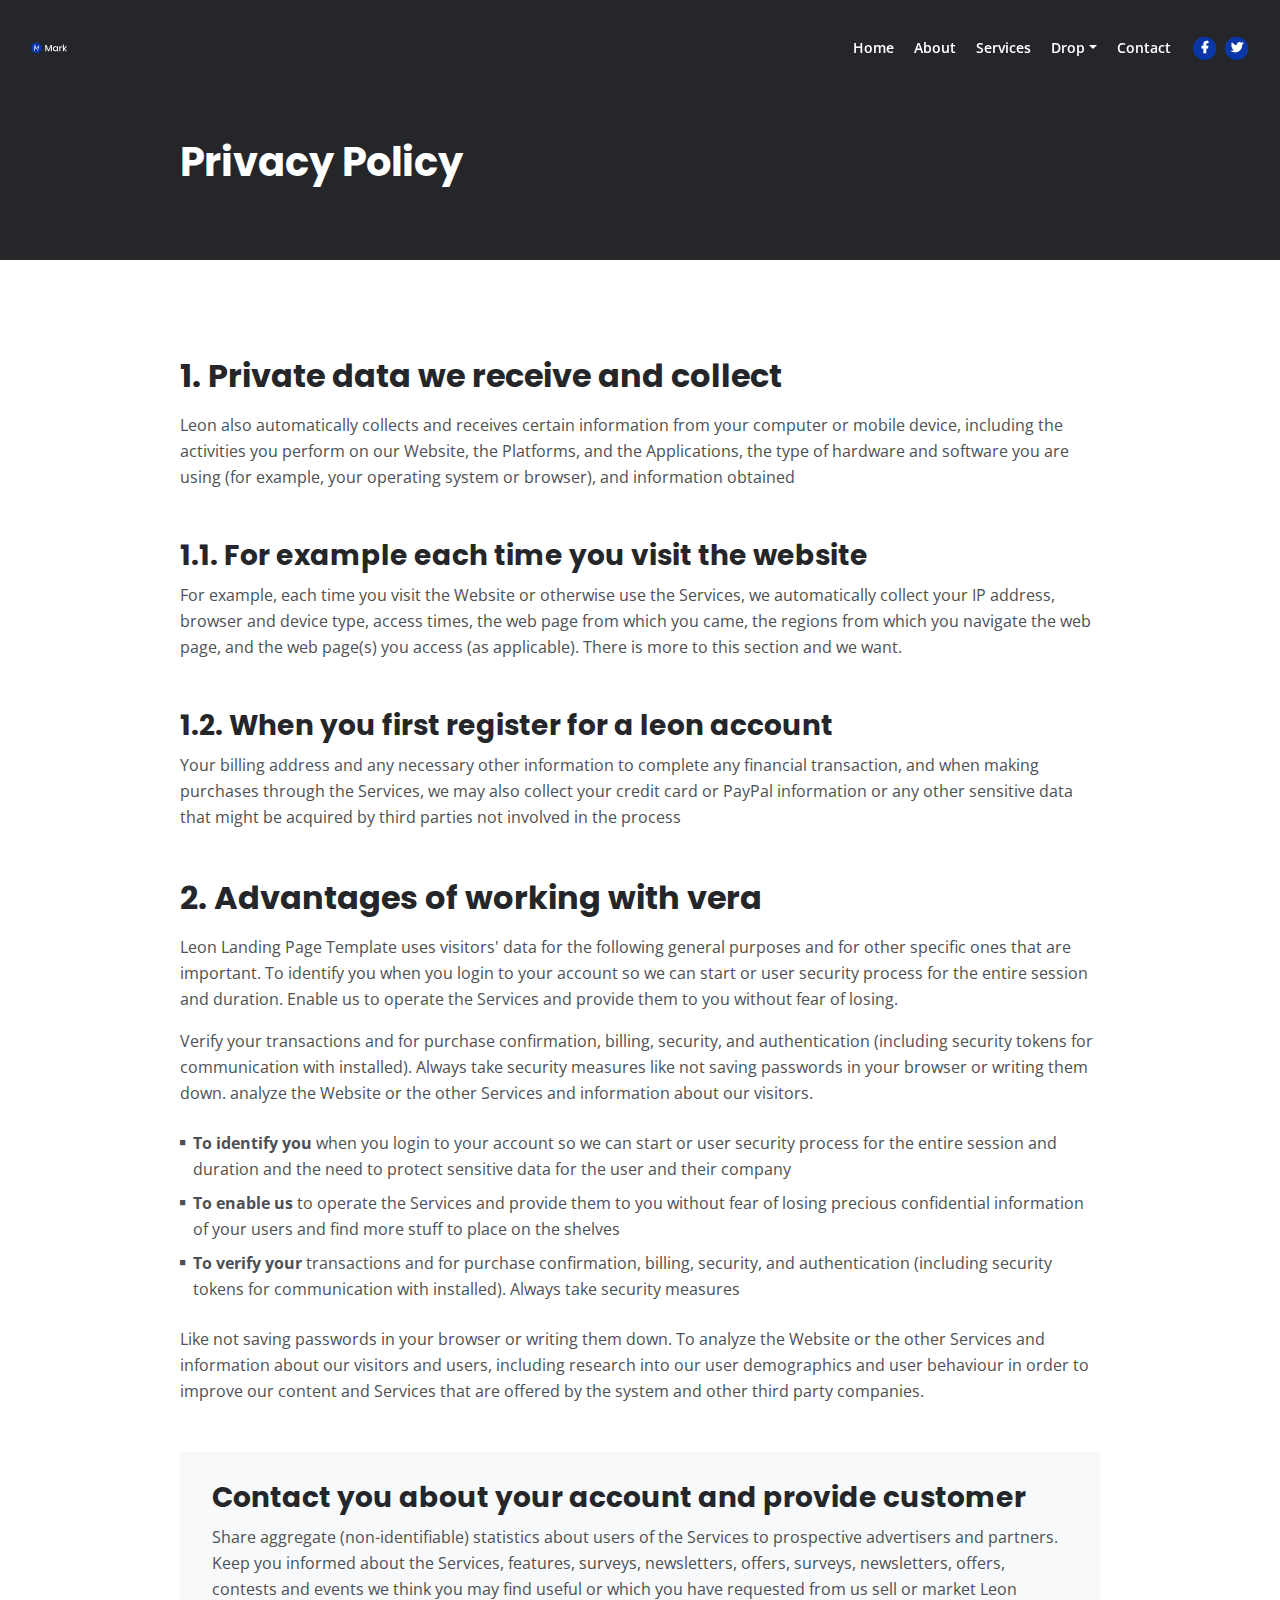
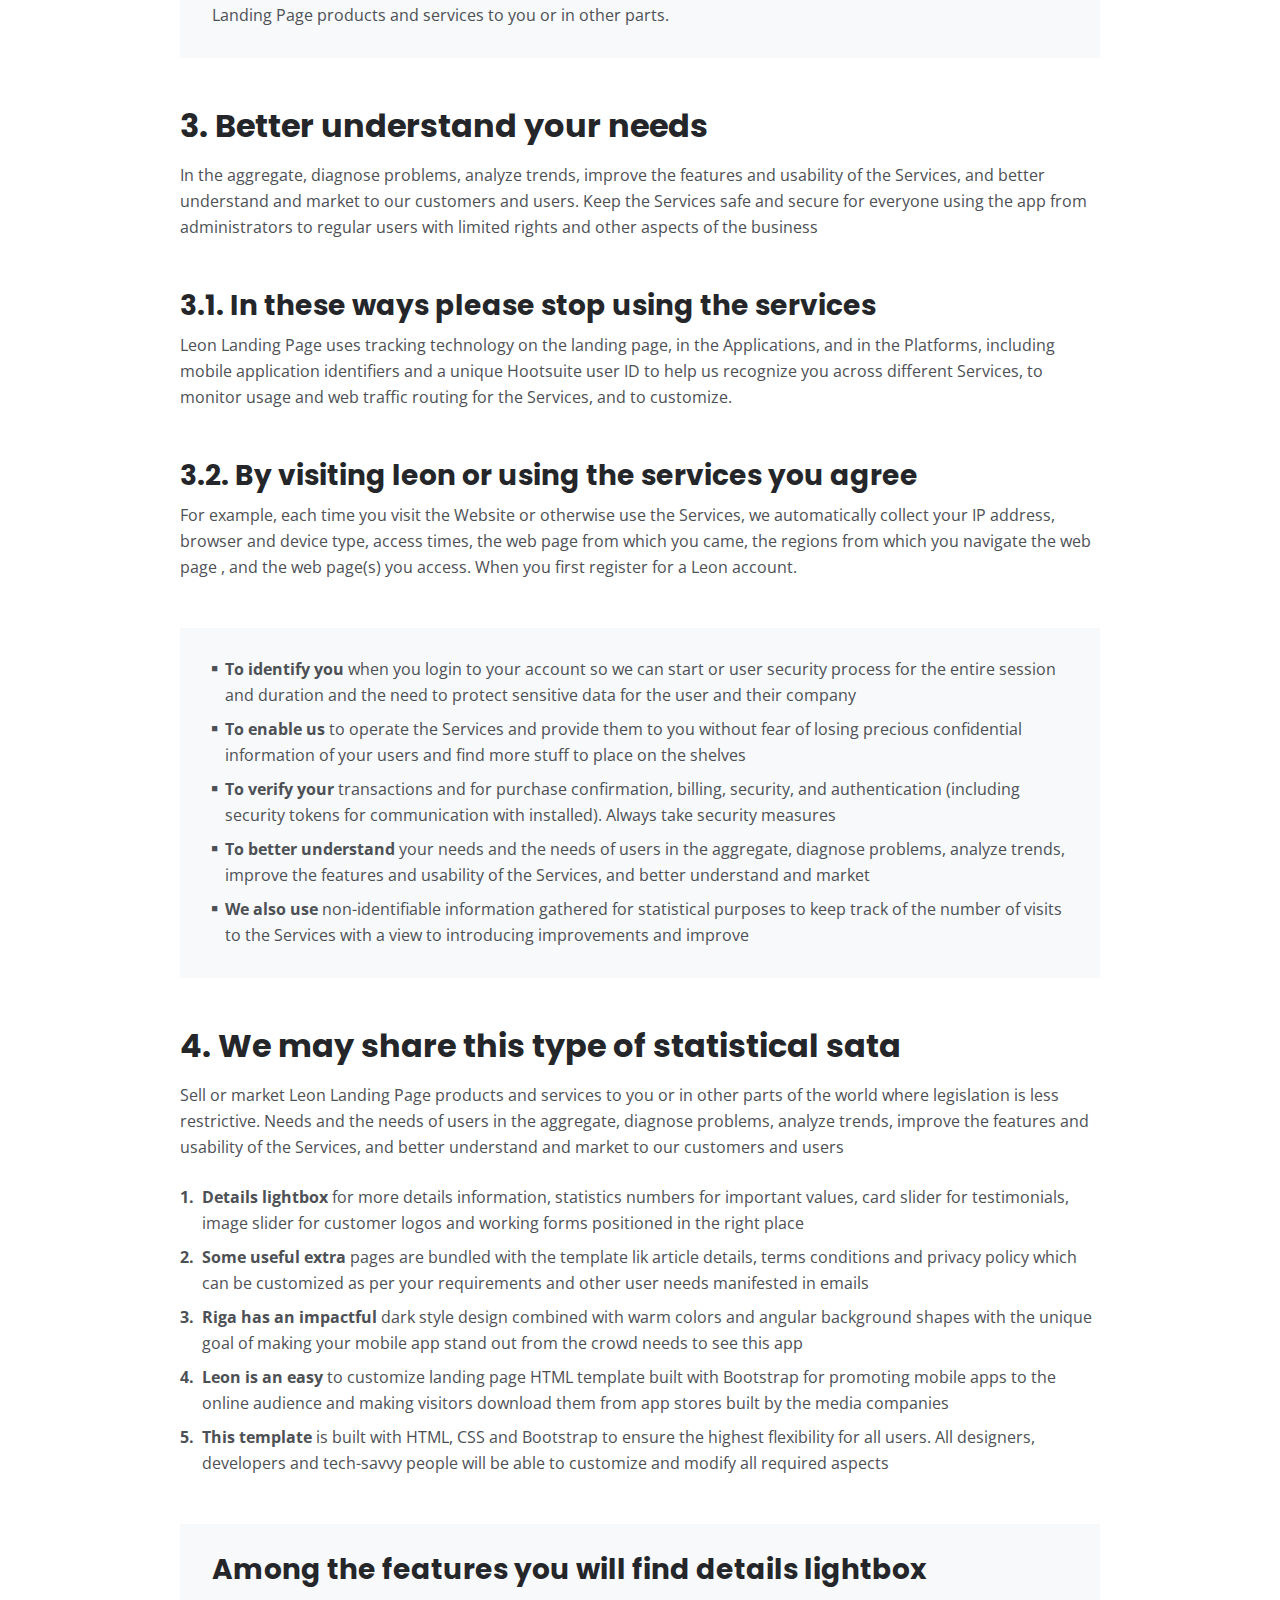
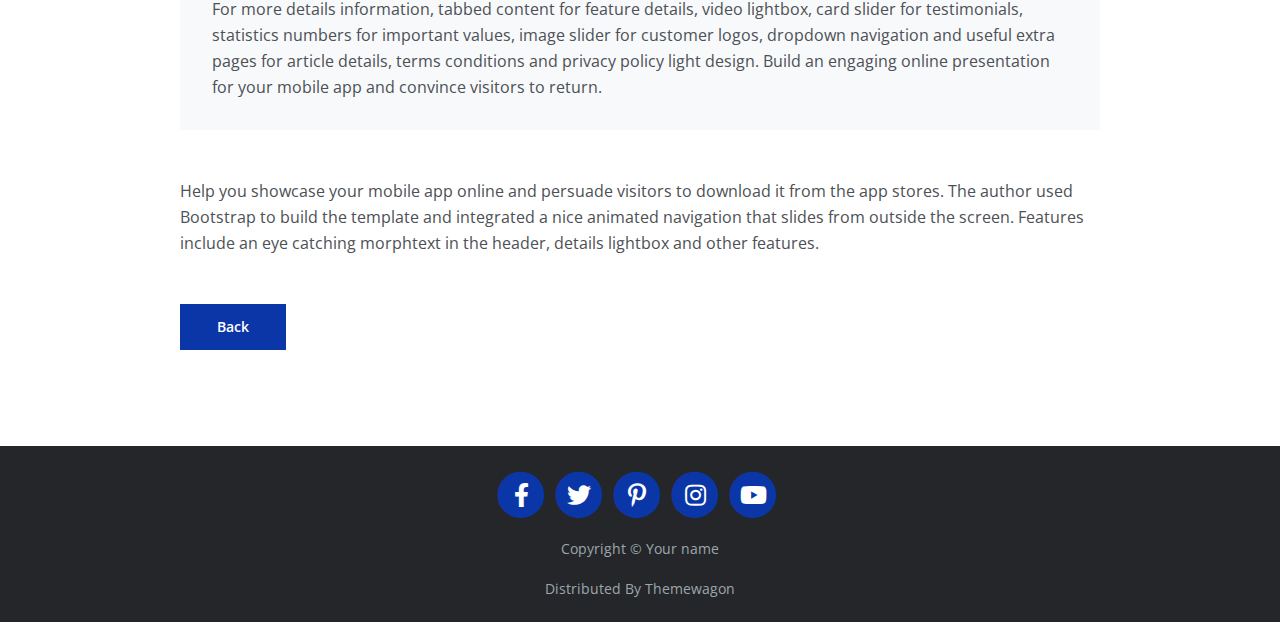
<file: privacy.html>
<!DOCTYPE html>
<html lang="en">
<head>
    <meta charset="utf-8">
    <meta name="viewport" content="width=device-width, initial-scale=1, shrink-to-fit=no">
    
    <!-- SEO Meta Tags -->
    <meta name="description" content="Your description">
    <meta name="author" content="Your name">

    <!-- OG Meta Tags to improve the way the post looks when you share the page on Facebook, Twitter, LinkedIn -->
	<meta property="og:site_name" content="" /> <!-- website name -->
	<meta property="og:site" content="" /> <!-- website link -->
	<meta property="og:title" content=""/> <!-- title shown in the actual shared post -->
	<meta property="og:description" content="" /> <!-- description shown in the actual shared post -->
	<meta property="og:image" content="" /> <!-- image link, make sure it's jpg -->
	<meta property="og:url" content="" /> <!-- where do you want your post to link to -->
	<meta name="twitter:card" content="summary_large_image"> <!-- to have large image post format in Twitter -->

    <!-- Webpage Title -->
    <title>Privacy Policy - Mark</title>
    
    <!-- Styles -->
    <link rel="preconnect" href="https://fonts.gstatic.com">
    <link href="https://fonts.googleapis.com/css2?family=Open+Sans:ital,wght@0,400;0,600;0,700;1,400&family=Poppins:wght@600&display=swap" rel="stylesheet">
    <link href="css/bootstrap.css" rel="stylesheet">
    <link href="css/fontawesome-all.css" rel="stylesheet">
	<link href="css/styles.css" rel="stylesheet">
	
	<!-- Favicon  -->
    <link rel="icon" href="images/favicon.png">
</head>
<body data-spy="scroll" data-target=".fixed-top">
    
    <!-- Navigation -->
    <nav class="navbar navbar-expand-lg fixed-top navbar-dark">
        <div class="container">
            
            <!-- Image Logo -->
            <a class="navbar-brand logo-image" href="index.html"><img src="images/logo.svg" alt="alternative"></a>  

            <!-- Text Logo - Use this if you don't have a graphic logo -->
            <!-- <a class="navbar-brand logo-text page-scroll" href="index.html">Mark</a> -->

            <button class="navbar-toggler p-0 border-0" type="button" data-toggle="offcanvas">
                <span class="navbar-toggler-icon"></span>
            </button>

            <div class="navbar-collapse offcanvas-collapse" id="navbarsExampleDefault">
                <ul class="navbar-nav ml-auto">
                    <li class="nav-item">
                        <a class="nav-link page-scroll" href="index.html#header">Home <span class="sr-only">(current)</span></a>
                    </li>
                    <li class="nav-item">
                        <a class="nav-link page-scroll" href="index.html#about">About</a>
                    </li>
                    <li class="nav-item">
                        <a class="nav-link page-scroll" href="index.html#services">Services</a>
                    </li>
                    <li class="nav-item dropdown">
                        <a class="nav-link dropdown-toggle" href="#" id="dropdown01" data-toggle="dropdown" aria-haspopup="true" aria-expanded="false">Drop</a>
                        <div class="dropdown-menu" aria-labelledby="dropdown01">
                            <a class="dropdown-item page-scroll" href="project.html">Project Details</a>
                            <div class="dropdown-divider"></div>
                            <a class="dropdown-item page-scroll" href="terms.html">Terms Conditions</a>
                            <div class="dropdown-divider"></div>
                            <a class="dropdown-item page-scroll" href="privacy.html">Privacy Policy</a>
                        </div>
                    </li>
                    <li class="nav-item">
                        <a class="nav-link page-scroll" href="index.html#contact">Contact</a>
                    </li>
                </ul>
                <span class="nav-item social-icons">
                    <span class="fa-stack">
                        <a href="#your-link">
                            <i class="fas fa-circle fa-stack-2x"></i>
                            <i class="fab fa-facebook-f fa-stack-1x"></i>
                        </a>
                    </span>
                    <span class="fa-stack">
                        <a href="#your-link">
                            <i class="fas fa-circle fa-stack-2x"></i>
                            <i class="fab fa-twitter fa-stack-1x"></i>
                        </a>
                    </span>
                </span>
            </div> <!-- end of navbar-collapse -->
        </div> <!-- end of container -->
    </nav> <!-- end of navbar -->
    <!-- end of navigation -->


    <!-- Header -->
    <header class="ex-header">
        <div class="container">
            <div class="row">
                <div class="col-xl-10 offset-xl-1">
                    <h1>Privacy Policy</h1>
                </div> <!-- end of col -->
            </div> <!-- end of row -->
        </div> <!-- end of container -->
    </header> <!-- end of ex-header -->
    <!-- end of header -->


    <!-- Basic -->
    <div class="ex-basic-1 pt-5 pb-5">
        <div class="container">
            <div class="row">
                <div class="col-xl-10 offset-xl-1">
                    <h2 class="mt-5 mb-3">1. Private data we receive and collect</h2>
                    <p class="mb-5">Leon also automatically collects and receives certain information from your computer or mobile device, including the activities you perform on our Website, the Platforms, and the Applications, the type of hardware and software you are using (for example, your operating system or browser), and information obtained</p>
                    <h3>1.1. For example each time you visit the website</h3>
                    <p class="mb-5">For example, each time you visit the Website or otherwise use the Services, we automatically collect your IP address, browser and device type, access times, the web page from which you came, the regions from which you navigate the web page, and the web page(s) you access (as applicable). There is more to this section and we want.</p>
                    <h3>1.2. When you first register for a leon account</h3>
                    <p class="mb-5">Your billing address and any necessary other information to complete any financial transaction, and when making purchases through the Services, we may also collect your credit card or PayPal information or any other sensitive data that might be acquired by third parties not involved in the process</p>
                    
                    <h2 class="mb-3">2. Advantages of working with vera</h2>
                    <p>Leon Landing Page Template uses visitors' data for the following general purposes and for other specific ones that are important. To identify you when you login to your account so we can start or user security process for the entire session and duration. Enable us to operate the Services and provide them to you without fear of losing.</p>
                    <p class="mb-4">Verify your transactions and for purchase confirmation, billing, security, and authentication (including security tokens for communication with installed). Always take security measures like not saving passwords in your browser or writing them down. analyze the Website or the other Services and information about our visitors.</p>
                    <ul class="list-unstyled li-space-lg mb-4">
                        <li class="media">
                            <i class="fas fa-square"></i>
                            <div class="media-body"><strong>To identify you</strong> when you login to your account so we can start or user security process for the entire session and duration and the need to protect sensitive data for the user and their company</div>
                        </li>
                        <li class="media">
                            <i class="fas fa-square"></i>
                            <div class="media-body"><strong>To enable us</strong> to operate the Services and provide them to you without fear of losing precious confidential information of your users and find more stuff to place on the shelves</div>
                        </li>
                        <li class="media">
                            <i class="fas fa-square"></i>
                            <div class="media-body"><strong>To verify your</strong> transactions and for purchase confirmation, billing, security, and authentication (including security tokens for communication with installed). Always take security measures</div>
                        </li>
                    </ul>
                    <p class="mb-5">Like not saving passwords in your browser or writing them down. To analyze the Website or the other Services and information about our visitors and users, including research into our user demographics and user behaviour in order to improve our content and Services that are offered by the system and other third party companies.</p>
                    <div class="text-box mb-5">
                        <h3>Contact you about your account and provide customer</h3>
                        <p>Share aggregate (non-identifiable) statistics about users of the Services to prospective advertisers and partners. Keep you informed about the Services, features, surveys, newsletters, offers, surveys, newsletters, offers, contests and events we think you may find useful or which you have requested from us sell or market Leon Landing Page products and services to you or in other parts.</p>
                    </div> <!-- end of text-box -->
                    
                    <h2 class="mb-3">3. Better understand your needs</h2>
                    <p class="mb-5"> In the aggregate, diagnose problems, analyze trends, improve the features and usability of the Services, and better understand and market to our customers and users. Keep the Services safe and secure for everyone using the app from administrators to regular users with limited rights and other aspects of the business</p>
                    <h3>3.1. In these ways please stop using the services</h3>
                    <p class="mb-5">Leon Landing Page uses tracking technology on the landing page, in the Applications, and in the Platforms, including mobile application identifiers and a unique Hootsuite user ID to help us recognize you across different Services, to monitor usage and web traffic routing for the Services, and to customize.</p>
                    <h3>3.2. By visiting leon or using the services you agree</h3>
                    <p class="mb-5">For example, each time you visit the Website or otherwise use the Services, we automatically collect your IP address, browser and device type, access times, the web page from which you came, the regions from which you navigate the web page , and the web page(s) you access. When you first register for a Leon account.</p>
                    <div class="text-box mb-5">
                        <ul class="list-unstyled li-space-lg">
                            <li class="media">
                                <i class="fas fa-square"></i>
                                <div class="media-body"><strong>To identify you</strong> when you login to your account so we can start or user security process for the entire session and duration and the need to protect sensitive data for the user and their company</div>
                            </li>
                            <li class="media">
                                <i class="fas fa-square"></i>
                                <div class="media-body"><strong>To enable us</strong> to operate the Services and provide them to you without fear of losing precious confidential information of your users and find more stuff to place on the shelves</div>
                            </li>
                            <li class="media">
                                <i class="fas fa-square"></i>
                                <div class="media-body"><strong>To verify your</strong> transactions and for purchase confirmation, billing, security, and authentication (including security tokens for communication with installed). Always take security measures</div>
                            </li>
                            <li class="media">
                                <i class="fas fa-square"></i>
                                <div class="media-body"><strong>To better understand</strong> your needs and the needs of users in the aggregate, diagnose problems, analyze trends, improve the features and usability of the Services, and better understand and market</div>
                            </li>
                            <li class="media">
                                <i class="fas fa-square"></i>
                                <div class="media-body"><strong>We also use</strong> non-identifiable information gathered for statistical purposes to keep track of the number of visits to the Services with a view to introducing improvements and improve</div>
                            </li>
                        </ul>
                    </div> <!-- end of text-box -->
                    
                    <h2 class="mb-3">4. We may share this type of statistical sata</h2>
                    <p class="mb-4">Sell or market Leon Landing Page products and services to you or in other parts of the world where legislation is less restrictive. Needs and the needs of users in the aggregate, diagnose problems, analyze trends, improve the features and usability of the Services, and better understand and market to our customers and users</p>
                    <ul class="list-unstyled li-space-lg mb-5">
                        <li class="media">
                            <strong>1.</strong>
                            <div class="media-body"><strong>Details lightbox</strong> for more details information, statistics numbers for important values, card slider for testimonials, image slider for customer logos and working forms positioned in the right place</div>
                        </li>
                        <li class="media">
                            <strong>2.</strong>
                            <div class="media-body"><strong>Some useful extra</strong> pages are bundled with the template lik article details, terms conditions and privacy policy which can be customized as per your requirements and other user needs manifested in emails</div>
                        </li>
                        <li class="media">
                            <strong>3.</strong>
                            <div class="media-body"><strong>Riga has an impactful</strong> dark style design combined with warm colors and angular background shapes with the unique goal of making your mobile app stand out from the crowd needs to see this app</div>
                        </li>
                        <li class="media">
                            <strong>4.</strong>
                            <div class="media-body"><strong>Leon is an easy</strong> to customize landing page HTML template built with Bootstrap for promoting mobile apps to the online audience and making visitors download them from app stores built by the media companies</div>
                        </li>
                        <li class="media">
                            <strong>5.</strong>
                            <div class="media-body"><strong>This template</strong> is built with HTML, CSS and Bootstrap to ensure the highest flexibility for all users. All designers, developers and tech-savvy people will be able to customize and modify all required aspects</div>
                        </li>
                    </ul>
                    
                    <div class="text-box mb-5">
                        <h3>Among the features you will find details lightbox</h3>
                        <p>For more details information, tabbed content for feature details, video lightbox, card slider for testimonials, statistics numbers for important values, image slider for customer logos, dropdown navigation and useful extra pages for article details, terms conditions and privacy policy light design. Build an engaging online presentation for your mobile app and convince visitors to return.</p>
                    </div> <!-- end of text-box -->
                    <p class="mb-5">Help you showcase your mobile app online and persuade visitors to download it from the app stores. The author used Bootstrap to build the template and integrated a nice animated navigation that slides from outside the screen. Features include an eye catching morphtext in the header, details lightbox and other features.</p>
                    
                    <a class="btn-solid-reg mb-5" href="index.html">Back</a>
                </div> <!-- end of col -->
            </div> <!-- end of row -->
        </div> <!-- end of container -->
    </div> <!-- end of ex-basic-1 -->
    <!-- end of basic -->


    <!-- Footer -->
    <div class="footer bg-gray">
        <div class="container">
            <div class="row">
                <div class="col-lg-12">
                    <div class="social-container">
                        <span class="fa-stack">
                            <a href="#your-link">
                                <i class="fas fa-circle fa-stack-2x"></i>
                                <i class="fab fa-facebook-f fa-stack-1x"></i>
                            </a>
                        </span>
                        <span class="fa-stack">
                            <a href="#your-link">
                                <i class="fas fa-circle fa-stack-2x"></i>
                                <i class="fab fa-twitter fa-stack-1x"></i>
                            </a>
                        </span>
                        <span class="fa-stack">
                            <a href="#your-link">
                                <i class="fas fa-circle fa-stack-2x"></i>
                                <i class="fab fa-pinterest-p fa-stack-1x"></i>
                            </a>
                        </span>
                        <span class="fa-stack">
                            <a href="#your-link">
                                <i class="fas fa-circle fa-stack-2x"></i>
                                <i class="fab fa-instagram fa-stack-1x"></i>
                            </a>
                        </span>
                        <span class="fa-stack">
                            <a href="#your-link">
                                <i class="fas fa-circle fa-stack-2x"></i>
                                <i class="fab fa-youtube fa-stack-1x"></i>
                            </a>
                        </span>
                    </div> <!-- end of social-container -->
                </div> <!-- end of col -->
            </div> <!-- end of row -->
        </div> <!-- end of container -->
    </div> <!-- end of footer -->  
    <!-- end of footer -->


    <!-- Copyright -->
    <div class="copyright bg-gray">
        <div class="container">
            <div class="row">
                <div class="col-lg-12">
                    <p class="p-small">Copyright © <a class="no-line" href="#your-link">Your name</a></p>
                </div> <!-- end of col -->
            </div> <!-- enf of row -->
        </div> <!-- end of container -->

        <div class="container">
            <div class="row">
                <div class="col-lg-12">
                    <p class="p-small">Distributed By <a class="no-line" href="https://themewagon.com/">Themewagon</a></p>
                </div> <!-- end of col -->
            </div> <!-- enf of row -->
        </div> <!-- end of container -->
    </div> <!-- end of copyright --> 
    <!-- end of copyright -->
    
    	
    <!-- Scripts -->
    <script src="js/jquery.min.js"></script> <!-- jQuery for Bootstrap's JavaScript plugins -->
    <script src="js/bootstrap.min.js"></script> <!-- Bootstrap framework -->
    <script src="js/jquery.easing.min.js"></script> <!-- jQuery Easing for smooth scrolling between anchors -->
    <script src="js/scripts.js"></script> <!-- Custom scripts -->
</body>
</html>
</file>
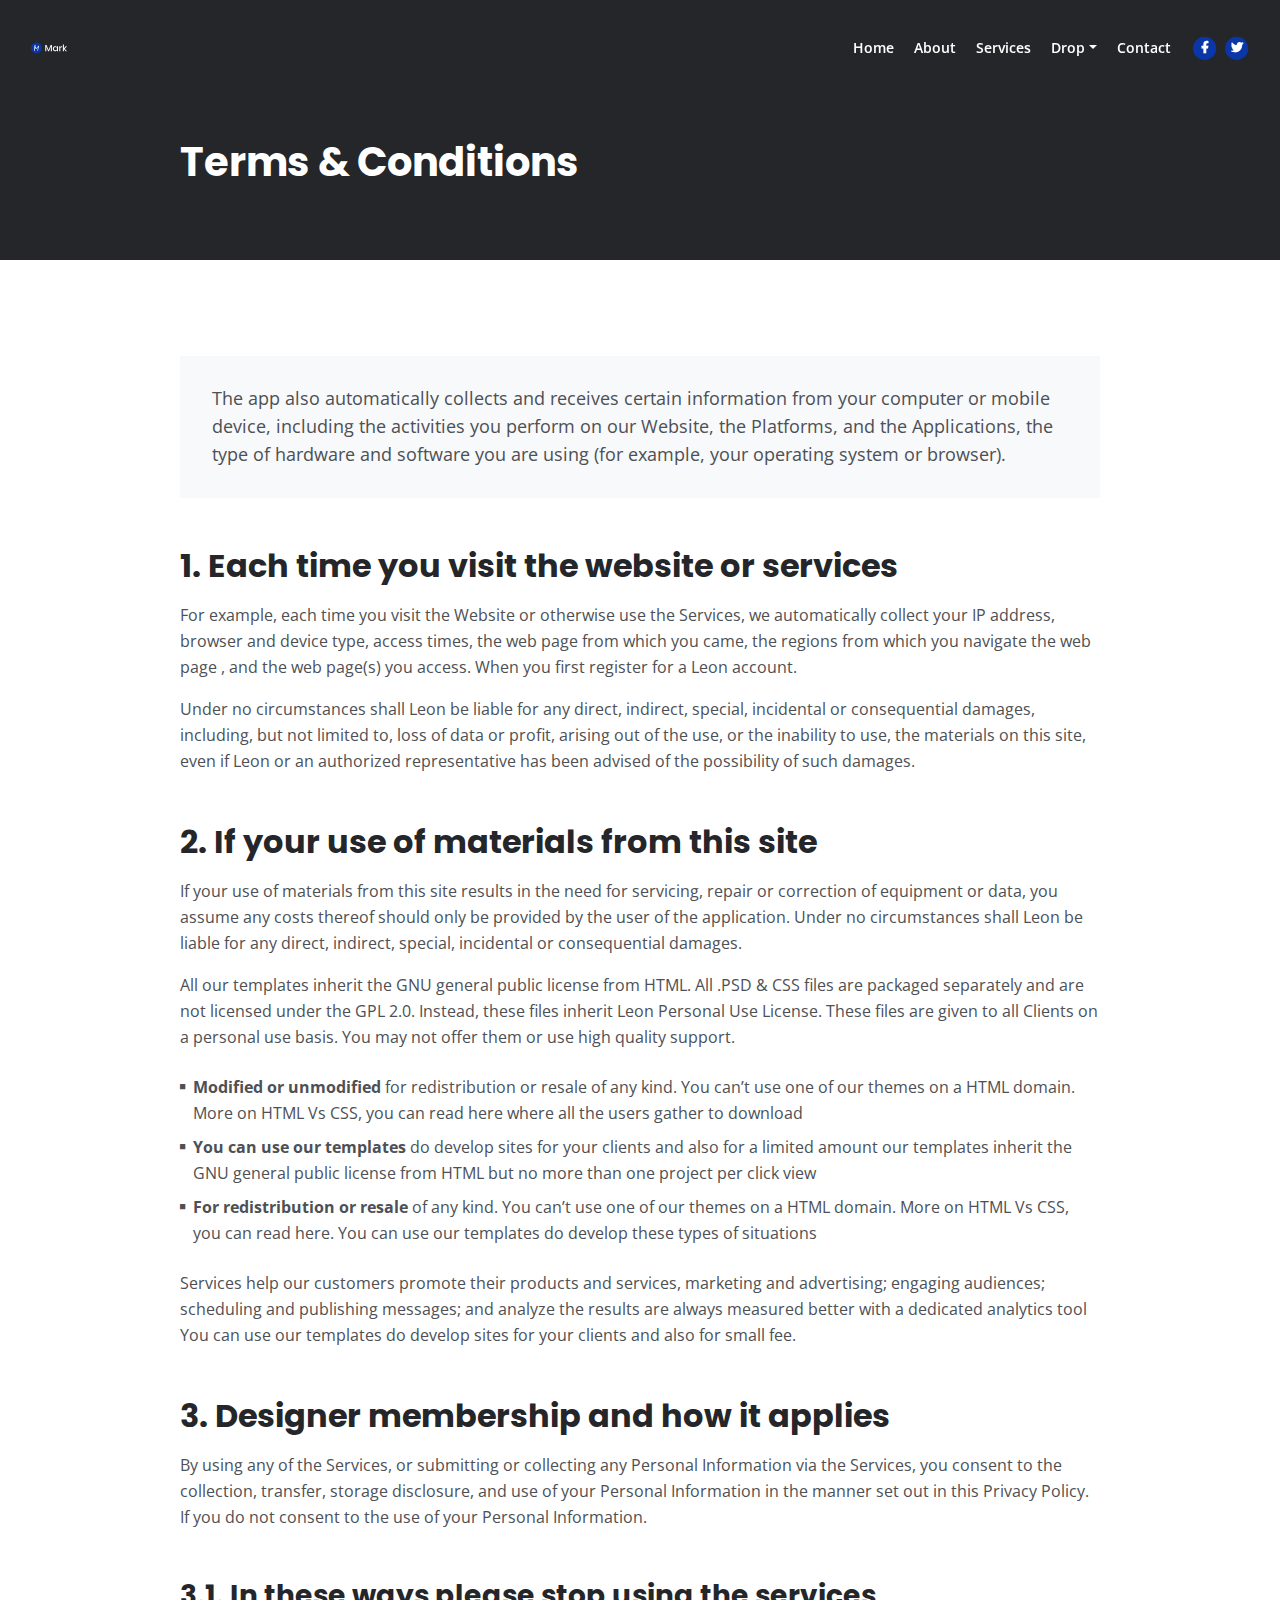
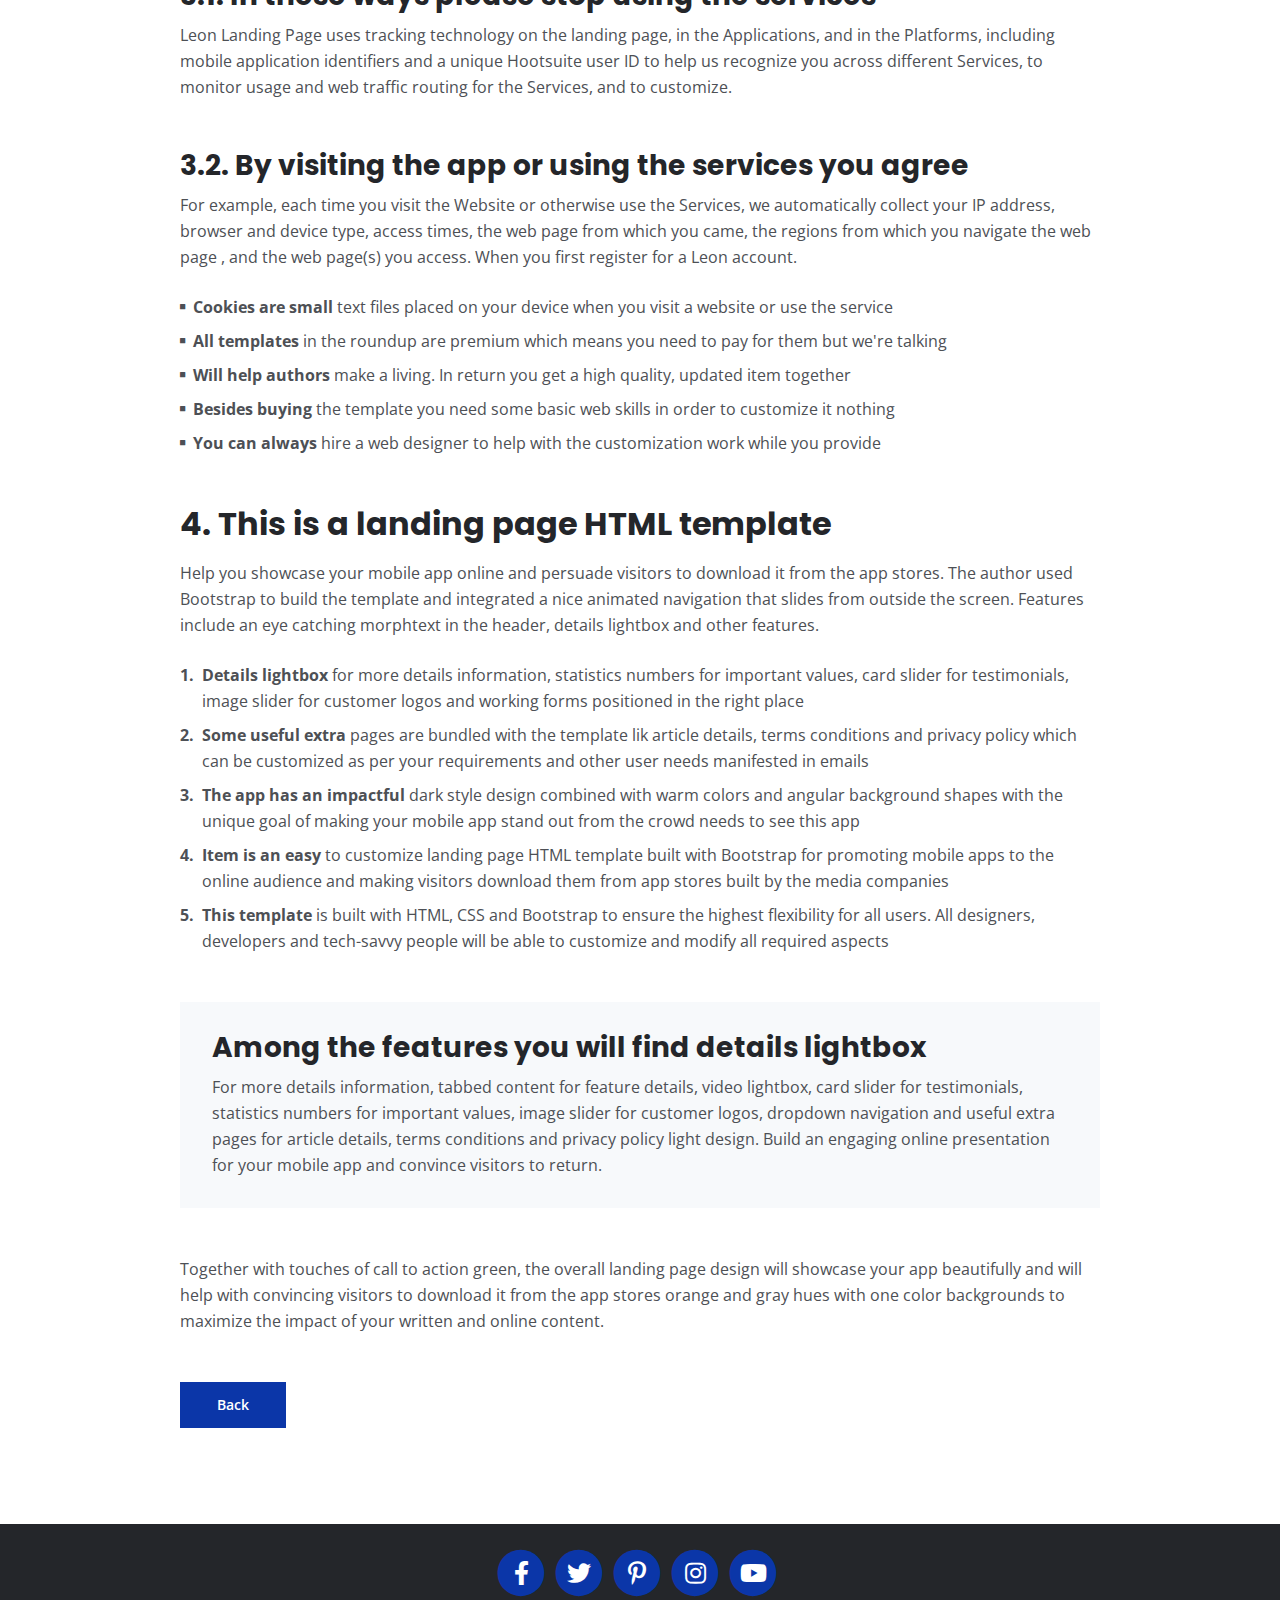
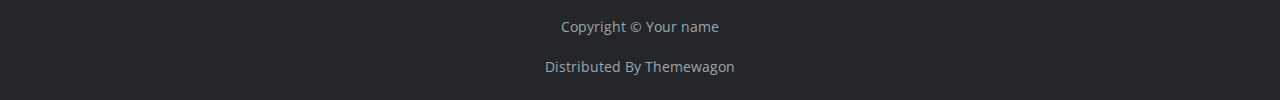
<file: terms.html>
<!DOCTYPE html>
<html lang="en">
<head>
    <meta charset="utf-8">
    <meta name="viewport" content="width=device-width, initial-scale=1, shrink-to-fit=no">
    
    <!-- SEO Meta Tags -->
    <meta name="description" content="Your description">
    <meta name="author" content="Your name">

    <!-- OG Meta Tags to improve the way the post looks when you share the page on Facebook, Twitter, LinkedIn -->
	<meta property="og:site_name" content="" /> <!-- website name -->
	<meta property="og:site" content="" /> <!-- website link -->
	<meta property="og:title" content=""/> <!-- title shown in the actual shared post -->
	<meta property="og:description" content="" /> <!-- description shown in the actual shared post -->
	<meta property="og:image" content="" /> <!-- image link, make sure it's jpg -->
	<meta property="og:url" content="" /> <!-- where do you want your post to link to -->
	<meta name="twitter:card" content="summary_large_image"> <!-- to have large image post format in Twitter -->

    <!-- Webpage Title -->
    <title>Terms & Conditions - Mark</title>
    
    <!-- Styles -->
    <link rel="preconnect" href="https://fonts.gstatic.com">
    <link href="https://fonts.googleapis.com/css2?family=Open+Sans:ital,wght@0,400;0,600;0,700;1,400&family=Poppins:wght@600&display=swap" rel="stylesheet">
    <link href="css/bootstrap.css" rel="stylesheet">
    <link href="css/fontawesome-all.css" rel="stylesheet">
	<link href="css/styles.css" rel="stylesheet">
	
	<!-- Favicon  -->
    <link rel="icon" href="images/favicon.png">
</head>
<body data-spy="scroll" data-target=".fixed-top">
    
    <!-- Navigation -->
    <nav class="navbar navbar-expand-lg fixed-top navbar-dark">
        <div class="container">
            
            <!-- Image Logo -->
            <a class="navbar-brand logo-image" href="index.html"><img src="images/logo.svg" alt="alternative"></a>  

            <!-- Text Logo - Use this if you don't have a graphic logo -->
            <!-- <a class="navbar-brand logo-text page-scroll" href="index.html">Mark</a> -->

            <button class="navbar-toggler p-0 border-0" type="button" data-toggle="offcanvas">
                <span class="navbar-toggler-icon"></span>
            </button>

            <div class="navbar-collapse offcanvas-collapse" id="navbarsExampleDefault">
                <ul class="navbar-nav ml-auto">
                    <li class="nav-item">
                        <a class="nav-link page-scroll" href="index.html#header">Home <span class="sr-only">(current)</span></a>
                    </li>
                    <li class="nav-item">
                        <a class="nav-link page-scroll" href="index.html#about">About</a>
                    </li>
                    <li class="nav-item">
                        <a class="nav-link page-scroll" href="index.html#services">Services</a>
                    </li>
                    <li class="nav-item dropdown">
                        <a class="nav-link dropdown-toggle" href="#" id="dropdown01" data-toggle="dropdown" aria-haspopup="true" aria-expanded="false">Drop</a>
                        <div class="dropdown-menu" aria-labelledby="dropdown01">
                            <a class="dropdown-item page-scroll" href="project.html">Project Details</a>
                            <div class="dropdown-divider"></div>
                            <a class="dropdown-item page-scroll" href="terms.html">Terms Conditions</a>
                            <div class="dropdown-divider"></div>
                            <a class="dropdown-item page-scroll" href="privacy.html">Privacy Policy</a>
                        </div>
                    </li>
                    <li class="nav-item">
                        <a class="nav-link page-scroll" href="index.html#contact">Contact</a>
                    </li>
                </ul>
                <span class="nav-item social-icons">
                    <span class="fa-stack">
                        <a href="#your-link">
                            <i class="fas fa-circle fa-stack-2x"></i>
                            <i class="fab fa-facebook-f fa-stack-1x"></i>
                        </a>
                    </span>
                    <span class="fa-stack">
                        <a href="#your-link">
                            <i class="fas fa-circle fa-stack-2x"></i>
                            <i class="fab fa-twitter fa-stack-1x"></i>
                        </a>
                    </span>
                </span>
            </div> <!-- end of navbar-collapse -->
        </div> <!-- end of container -->
    </nav> <!-- end of navbar -->
    <!-- end of navigation -->


    <!-- Header -->
    <header class="ex-header">
        <div class="container">
            <div class="row">
                <div class="col-xl-10 offset-xl-1">
                    <h1>Terms & Conditions</h1>
                </div> <!-- end of col -->
            </div> <!-- end of row -->
        </div> <!-- end of container -->
    </header> <!-- end of ex-header -->
    <!-- end of header -->


    <!-- Basic -->
    <div class="ex-basic-1 pt-5 pb-5">
        <div class="container">
            <div class="row">
                <div class="col-xl-10 offset-xl-1">
                    <div class="text-box mt-5 mb-5">
                        <p class="p-large">The app also automatically collects and receives certain information from your computer or mobile device, including the activities you perform on our Website, the Platforms, and the Applications, the type of hardware and software you are using (for example, your operating system or browser).</p>
                    </div> <!-- end of text-box -->

                    <h2 class="mb-3">1. Each time you visit the website or services</h2>
                    <p>For example, each time you visit the Website or otherwise use the Services, we automatically collect your IP address, browser and device type, access times, the web page from which you came, the regions from which you navigate the web page , and the web page(s) you access. When you first register for a Leon account.</p>
                    <p class="mb-5">Under no circumstances shall Leon be liable for any direct, indirect, special, incidental or consequential damages, including, but not limited to, loss of data or profit, arising out of the use, or the inability to use, the materials on this site, even if Leon or an authorized representative has been advised of the possibility of such damages.</p>

                    <h2 class="mb-3">2. If your use of materials from this site</h2>
                    <p>If your use of materials from this site results in the need for servicing, repair or correction of equipment or data, you assume any costs thereof should only be provided by the user of the application. Under no circumstances shall Leon be liable for any direct, indirect, special, incidental or consequential damages.</p>
                    <p class="mb-4">All our templates inherit the GNU general public license from HTML. All .PSD & CSS files are packaged separately and are not licensed under the GPL 2.0. Instead, these files inherit Leon Personal Use License. These files are given to all Clients on a personal use basis. You may not offer them or use high quality support.</p>
                    <ul class="list-unstyled li-space-lg mb-4">
                        <li class="media">
                            <i class="fas fa-square"></i>
                            <div class="media-body"><strong>Modified or unmodified</strong> for redistribution or resale of any kind. You can’t use one of our themes on a HTML domain. More on HTML Vs CSS, you can read here where all the users gather to download</div>
                        </li>
                        <li class="media">
                            <i class="fas fa-square"></i>
                            <div class="media-body"><strong>You can use our templates</strong>  do develop sites for your clients and also for a limited amount our templates inherit the GNU general public license from HTML but no more than one project per click view</div>
                        </li>
                        <li class="media">
                            <i class="fas fa-square"></i>
                            <div class="media-body"><strong>For redistribution or resale</strong> of any kind. You can’t use one of our themes on a HTML domain. More on HTML Vs CSS, you can read here. You can use our templates do develop these types of situations</div>
                        </li>
                    </ul>
                    <p class="mb-5">Services help our customers promote their products and services, marketing and advertising; engaging audiences; scheduling and publishing messages; and analyze the results are always measured better with a dedicated analytics tool You can use our templates do develop sites for your clients and also for small fee.</p>

                    <h2 class="mb-3">3. Designer membership and how it applies</h2>
                    <p class="mb-5">By using any of the Services, or submitting or collecting any Personal Information via the Services, you consent to the collection, transfer, storage disclosure, and use of your Personal Information in the manner set out in this Privacy Policy. If you do not consent to the use of your Personal Information.</p>
                    <h3>3.1. In these ways please stop using the services</h3>
                    <p class="mb-5">Leon Landing Page uses tracking technology on the landing page, in the Applications, and in the Platforms, including mobile application identifiers and a unique Hootsuite user ID to help us recognize you across different Services, to monitor usage and web traffic routing for the Services, and to customize.</p>
                    <h3>3.2. By visiting the app or using the services you agree</h3>
                    <p class="mb-4">For example, each time you visit the Website or otherwise use the Services, we automatically collect your IP address, browser and device type, access times, the web page from which you came, the regions from which you navigate the web page , and the web page(s) you access. When you first register for a Leon account.</p>
                    <ul class="list-unstyled li-space-lg mb-5">
                        <li class="media">
                            <i class="fas fa-square"></i>
                            <div class="media-body"><strong>Cookies are small</strong> text files placed on your device when you visit a website or use the service</div>
                        </li>
                        <li class="media">
                            <i class="fas fa-square"></i>
                            <div class="media-body"><strong>All templates</strong> in the roundup are premium which means you need to pay for them but we're talking</div>
                        </li>
                        <li class="media">
                            <i class="fas fa-square"></i>
                            <div class="media-body"><strong>Will help authors </strong> make a living. In return you get a high quality, updated item together</div>
                        </li>
                        <li class="media">
                            <i class="fas fa-square"></i>
                            <div class="media-body"><strong>Besides buying</strong> the template you need some basic web skills in order to customize it nothing</div>
                        </li>
                        <li class="media">
                            <i class="fas fa-square"></i>
                            <div class="media-body"><strong>You can always</strong> hire a web designer to help with the customization work while you provide</div>
                        </li>
                    </ul>
                    
                    <h2 class="mb-3">4. This is a landing page HTML template</h2>
                    <p class="mb-4">Help you showcase your mobile app online and persuade visitors to download it from the app stores. The author used Bootstrap to build the template and integrated a nice animated navigation that slides from outside the screen. Features include an eye catching morphtext in the header, details lightbox and other features.</p>
                    <ul class="list-unstyled li-space-lg mb-5">
                        <li class="media">
                            <strong>1.</strong>
                            <div class="media-body"><strong>Details lightbox</strong> for more details information, statistics numbers for important values, card slider for testimonials, image slider for customer logos and working forms positioned in the right place</div>
                        </li>
                        <li class="media">
                            <strong>2.</strong>
                            <div class="media-body"><strong>Some useful extra</strong> pages are bundled with the template lik article details, terms conditions and privacy policy which can be customized as per your requirements and other user needs manifested in emails</div>
                        </li>
                        <li class="media">
                            <strong>3.</strong>
                            <div class="media-body"><strong>The app has an impactful</strong> dark style design combined with warm colors and angular background shapes with the unique goal of making your mobile app stand out from the crowd needs to see this app</div>
                        </li>
                        <li class="media">
                            <strong>4.</strong>
                            <div class="media-body"><strong>Item is an easy</strong> to customize landing page HTML template built with Bootstrap for promoting mobile apps to the online audience and making visitors download them from app stores built by the media companies</div>
                        </li>
                        <li class="media">
                            <strong>5.</strong>
                            <div class="media-body"><strong>This template</strong> is built with HTML, CSS and Bootstrap to ensure the highest flexibility for all users. All designers, developers and tech-savvy people will be able to customize and modify all required aspects</div>
                        </li>
                    </ul>
                    
                    <div class="text-box mb-5">
                        <h3>Among the features you will find details lightbox</h3>
                        <p>For more details information, tabbed content for feature details, video lightbox, card slider for testimonials, statistics numbers for important values, image slider for customer logos, dropdown navigation and useful extra pages for article details, terms conditions and privacy policy light design. Build an engaging online presentation for your mobile app and convince visitors to return.</p>
                    </div> <!-- end of text-box -->
                    <p class="mb-5">Together with touches of call to action green, the overall landing page design will showcase your app beautifully and will help with convincing visitors to download it from the app stores orange and gray hues with one color backgrounds to maximize the impact of your written and online content.</p>
                    
                    <a class="btn-solid-reg mb-5" href="index.html">Back</a>
                </div> <!-- end of col -->
            </div> <!-- end of row -->
        </div> <!-- end of container -->
    </div> <!-- end of ex-basic-1 -->
    <!-- end of basic -->


    <!-- Footer -->
    <div class="footer bg-gray">
        <div class="container">
            <div class="row">
                <div class="col-lg-12">
                    <div class="social-container">
                        <span class="fa-stack">
                            <a href="#your-link">
                                <i class="fas fa-circle fa-stack-2x"></i>
                                <i class="fab fa-facebook-f fa-stack-1x"></i>
                            </a>
                        </span>
                        <span class="fa-stack">
                            <a href="#your-link">
                                <i class="fas fa-circle fa-stack-2x"></i>
                                <i class="fab fa-twitter fa-stack-1x"></i>
                            </a>
                        </span>
                        <span class="fa-stack">
                            <a href="#your-link">
                                <i class="fas fa-circle fa-stack-2x"></i>
                                <i class="fab fa-pinterest-p fa-stack-1x"></i>
                            </a>
                        </span>
                        <span class="fa-stack">
                            <a href="#your-link">
                                <i class="fas fa-circle fa-stack-2x"></i>
                                <i class="fab fa-instagram fa-stack-1x"></i>
                            </a>
                        </span>
                        <span class="fa-stack">
                            <a href="#your-link">
                                <i class="fas fa-circle fa-stack-2x"></i>
                                <i class="fab fa-youtube fa-stack-1x"></i>
                            </a>
                        </span>
                    </div> <!-- end of social-container -->
                </div> <!-- end of col -->
            </div> <!-- end of row -->
        </div> <!-- end of container -->
    </div> <!-- end of footer -->  
    <!-- end of footer -->


    <!-- Copyright -->
    <div class="copyright bg-gray">
        <div class="container">
            <div class="row">
                <div class="col-lg-12">
                    <p class="p-small">Copyright © <a class="no-line" href="#your-link">Your name</a></p>
                </div> <!-- end of col -->
            </div> <!-- enf of row -->
        </div> <!-- end of container -->

        <div class="container">
            <div class="row">
                <div class="col-lg-12">
                    <p class="p-small">Distributed By <a class="no-line" href="https://themewagon.com/">Themewagon</a></p>
                </div> <!-- end of col -->
            </div> <!-- enf of row -->
        </div> <!-- end of container -->
    </div> <!-- end of copyright --> 
    <!-- end of copyright -->
    
    	
    <!-- Scripts -->
    <script src="js/jquery.min.js"></script> <!-- jQuery for Bootstrap's JavaScript plugins -->
    <script src="js/bootstrap.min.js"></script> <!-- Bootstrap framework -->
    <script src="js/jquery.easing.min.js"></script> <!-- jQuery Easing for smooth scrolling between anchors -->
    <script src="js/scripts.js"></script> <!-- Custom scripts -->
</body>
</html>
</file>
<file: assets/vendors/themify-icons/css/themify-icons.css>
@font-face {
	font-family: 'themify';
	src:url("../fonts/themify.eot?-fvbane");
	src:url("../fonts/themify.eot?#iefix-fvbane") format("embedded-opentype"),
		url("../fonts/themify.woff?-fvbane") format("woff"),
		url("../fonts/themify.ttf?-fvbane") format("truetype"),
		url("../fonts/themify.svg?-fvbane#themify") format("svg");
	font-weight: normal;
	font-style: normal;
}

[class^="ti-"], [class*=" ti-"] {
	font-family: 'themify';
	speak: none;
	font-style: normal;
	font-weight: normal;
	font-variant: normal;
	text-transform: none;
	line-height: 1;

	/* Better Font Rendering =========== */
	-webkit-font-smoothing: antialiased;
	-moz-osx-font-smoothing: grayscale;
}

.ti-wand:before {
	content: "\e600";
}
.ti-volume:before {
	content: "\e601";
}
.ti-user:before {
	content: "\e602";
}
.ti-unlock:before {
	content: "\e603";
}
.ti-unlink:before {
	content: "\e604";
}
.ti-trash:before {
	content: "\e605";
}
.ti-thought:before {
	content: "\e606";
}
.ti-target:before {
	content: "\e607";
}
.ti-tag:before {
	content: "\e608";
}
.ti-tablet:before {
	content: "\e609";
}
.ti-star:before {
	content: "\e60a";
}
.ti-spray:before {
	content: "\e60b";
}
.ti-signal:before {
	content: "\e60c";
}
.ti-shopping-cart:before {
	content: "\e60d";
}
.ti-shopping-cart-full:before {
	content: "\e60e";
}
.ti-settings:before {
	content: "\e60f";
}
.ti-search:before {
	content: "\e610";
}
.ti-zoom-in:before {
	content: "\e611";
}
.ti-zoom-out:before {
	content: "\e612";
}
.ti-cut:before {
	content: "\e613";
}
.ti-ruler:before {
	content: "\e614";
}
.ti-ruler-pencil:before {
	content: "\e615";
}
.ti-ruler-alt:before {
	content: "\e616";
}
.ti-bookmark:before {
	content: "\e617";
}
.ti-bookmark-alt:before {
	content: "\e618";
}
.ti-reload:before {
	content: "\e619";
}
.ti-plus:before {
	content: "\e61a";
}
.ti-pin:before {
	content: "\e61b";
}
.ti-pencil:before {
	content: "\e61c";
}
.ti-pencil-alt:before {
	content: "\e61d";
}
.ti-paint-roller:before {
	content: "\e61e";
}
.ti-paint-bucket:before {
	content: "\e61f";
}
.ti-na:before {
	content: "\e620";
}
.ti-mobile:before {
	content: "\e621";
}
.ti-minus:before {
	content: "\e622";
}
.ti-medall:before {
	content: "\e623";
}
.ti-medall-alt:before {
	content: "\e624";
}
.ti-marker:before {
	content: "\e625";
}
.ti-marker-alt:before {
	content: "\e626";
}
.ti-arrow-up:before {
	content: "\e627";
}
.ti-arrow-right:before {
	content: "\e628";
}
.ti-arrow-left:before {
	content: "\e629";
}
.ti-arrow-down:before {
	content: "\e62a";
}
.ti-lock:before {
	content: "\e62b";
}
.ti-location-arrow:before {
	content: "\e62c";
}
.ti-link:before {
	content: "\e62d";
}
.ti-layout:before {
	content: "\e62e";
}
.ti-layers:before {
	content: "\e62f";
}
.ti-layers-alt:before {
	content: "\e630";
}
.ti-key:before {
	content: "\e631";
}
.ti-import:before {
	content: "\e632";
}
.ti-image:before {
	content: "\e633";
}
.ti-heart:before {
	content: "\e634";
}
.ti-heart-broken:before {
	content: "\e635";
}
.ti-hand-stop:before {
	content: "\e636";
}
.ti-hand-open:before {
	content: "\e637";
}
.ti-hand-drag:before {
	content: "\e638";
}
.ti-folder:before {
	content: "\e639";
}
.ti-flag:before {
	content: "\e63a";
}
.ti-flag-alt:before {
	content: "\e63b";
}
.ti-flag-alt-2:before {
	content: "\e63c";
}
.ti-eye:before {
	content: "\e63d";
}
.ti-export:before {
	content: "\e63e";
}
.ti-exchange-vertical:before {
	content: "\e63f";
}
.ti-desktop:before {
	content: "\e640";
}
.ti-cup:before {
	content: "\e641";
}
.ti-crown:before {
	content: "\e642";
}
.ti-comments:before {
	content: "\e643";
}
.ti-comment:before {
	content: "\e644";
}
.ti-comment-alt:before {
	content: "\e645";
}
.ti-close:before {
	content: "\e646";
}
.ti-clip:before {
	content: "\e647";
}
.ti-angle-up:before {
	content: "\e648";
}
.ti-angle-right:before {
	content: "\e649";
}
.ti-angle-left:before {
	content: "\e64a";
}
.ti-angle-down:before {
	content: "\e64b";
}
.ti-check:before {
	content: "\e64c";
}
.ti-check-box:before {
	content: "\e64d";
}
.ti-camera:before {
	content: "\e64e";
}
.ti-announcement:before {
	content: "\e64f";
}
.ti-brush:before {
	content: "\e650";
}
.ti-briefcase:before {
	content: "\e651";
}
.ti-bolt:before {
	content: "\e652";
}
.ti-bolt-alt:before {
	content: "\e653";
}
.ti-blackboard:before {
	content: "\e654";
}
.ti-bag:before {
	content: "\e655";
}
.ti-move:before {
	content: "\e656";
}
.ti-arrows-vertical:before {
	content: "\e657";
}
.ti-arrows-horizontal:before {
	content: "\e658";
}
.ti-fullscreen:before {
	content: "\e659";
}
.ti-arrow-top-right:before {
	content: "\e65a";
}
.ti-arrow-top-left:before {
	content: "\e65b";
}
.ti-arrow-circle-up:before {
	content: "\e65c";
}
.ti-arrow-circle-right:before {
	content: "\e65d";
}
.ti-arrow-circle-left:before {
	content: "\e65e";
}
.ti-arrow-circle-down:before {
	content: "\e65f";
}
.ti-angle-double-up:before {
	content: "\e660";
}
.ti-angle-double-right:before {
	content: "\e661";
}
.ti-angle-double-left:before {
	content: "\e662";
}
.ti-angle-double-down:before {
	content: "\e663";
}
.ti-zip:before {
	content: "\e664";
}
.ti-world:before {
	content: "\e665";
}
.ti-wheelchair:before {
	content: "\e666";
}
.ti-view-list:before {
	content: "\e667";
}
.ti-view-list-alt:before {
	content: "\e668";
}
.ti-view-grid:before {
	content: "\e669";
}
.ti-uppercase:before {
	content: "\e66a";
}
.ti-upload:before {
	content: "\e66b";
}
.ti-underline:before {
	content: "\e66c";
}
.ti-truck:before {
	content: "\e66d";
}
.ti-timer:before {
	content: "\e66e";
}
.ti-ticket:before {
	content: "\e66f";
}
.ti-thumb-up:before {
	content: "\e670";
}
.ti-thumb-down:before {
	content: "\e671";
}
.ti-text:before {
	content: "\e672";
}
.ti-stats-up:before {
	content: "\e673";
}
.ti-stats-down:before {
	content: "\e674";
}
.ti-split-v:before {
	content: "\e675";
}
.ti-split-h:before {
	content: "\e676";
}
.ti-smallcap:before {
	content: "\e677";
}
.ti-shine:before {
	content: "\e678";
}
.ti-shift-right:before {
	content: "\e679";
}
.ti-shift-left:before {
	content: "\e67a";
}
.ti-shield:before {
	content: "\e67b";
}
.ti-notepad:before {
	content: "\e67c";
}
.ti-server:before {
	content: "\e67d";
}
.ti-quote-right:before {
	content: "\e67e";
}
.ti-quote-left:before {
	content: "\e67f";
}
.ti-pulse:before {
	content: "\e680";
}
.ti-printer:before {
	content: "\e681";
}
.ti-power-off:before {
	content: "\e682";
}
.ti-plug:before {
	content: "\e683";
}
.ti-pie-chart:before {
	content: "\e684";
}
.ti-paragraph:before {
	content: "\e685";
}
.ti-panel:before {
	content: "\e686";
}
.ti-package:before {
	content: "\e687";
}
.ti-music:before {
	content: "\e688";
}
.ti-music-alt:before {
	content: "\e689";
}
.ti-mouse:before {
	content: "\e68a";
}
.ti-mouse-alt:before {
	content: "\e68b";
}
.ti-money:before {
	content: "\e68c";
}
.ti-microphone:before {
	content: "\e68d";
}
.ti-menu:before {
	content: "\e68e";
}
.ti-menu-alt:before {
	content: "\e68f";
}
.ti-map:before {
	content: "\e690";
}
.ti-map-alt:before {
	content: "\e691";
}
.ti-loop:before {
	content: "\e692";
}
.ti-location-pin:before {
	content: "\e693";
}
.ti-list:before {
	content: "\e694";
}
.ti-light-bulb:before {
	content: "\e695";
}
.ti-Italic:before {
	content: "\e696";
}
.ti-info:before {
	content: "\e697";
}
.ti-infinite:before {
	content: "\e698";
}
.ti-id-badge:before {
	content: "\e699";
}
.ti-hummer:before {
	content: "\e69a";
}
.ti-home:before {
	content: "\e69b";
}
.ti-help:before {
	content: "\e69c";
}
.ti-headphone:before {
	content: "\e69d";
}
.ti-harddrives:before {
	content: "\e69e";
}
.ti-harddrive:before {
	content: "\e69f";
}
.ti-gift:before {
	content: "\e6a0";
}
.ti-game:before {
	content: "\e6a1";
}
.ti-filter:before {
	content: "\e6a2";
}
.ti-files:before {
	content: "\e6a3";
}
.ti-file:before {
	content: "\e6a4";
}
.ti-eraser:before {
	content: "\e6a5";
}
.ti-envelope:before {
	content: "\e6a6";
}
.ti-download:before {
	content: "\e6a7";
}
.ti-direction:before {
	content: "\e6a8";
}
.ti-direction-alt:before {
	content: "\e6a9";
}
.ti-dashboard:before {
	content: "\e6aa";
}
.ti-control-stop:before {
	content: "\e6ab";
}
.ti-control-shuffle:before {
	content: "\e6ac";
}
.ti-control-play:before {
	content: "\e6ad";
}
.ti-control-pause:before {
	content: "\e6ae";
}
.ti-control-forward:before {
	content: "\e6af";
}
.ti-control-backward:before {
	content: "\e6b0";
}
.ti-cloud:before {
	content: "\e6b1";
}
.ti-cloud-up:before {
	content: "\e6b2";
}
.ti-cloud-down:before {
	content: "\e6b3";
}
.ti-clipboard:before {
	content: "\e6b4";
}
.ti-car:before {
	content: "\e6b5";
}
.ti-calendar:before {
	content: "\e6b6";
}
.ti-book:before {
	content: "\e6b7";
}
.ti-bell:before {
	content: "\e6b8";
}
.ti-basketball:before {
	content: "\e6b9";
}
.ti-bar-chart:before {
	content: "\e6ba";
}
.ti-bar-chart-alt:before {
	content: "\e6bb";
}
.ti-back-right:before {
	content: "\e6bc";
}
.ti-back-left:before {
	content: "\e6bd";
}
.ti-arrows-corner:before {
	content: "\e6be";
}
.ti-archive:before {
	content: "\e6bf";
}
.ti-anchor:before {
	content: "\e6c0";
}
.ti-align-right:before {
	content: "\e6c1";
}
.ti-align-left:before {
	content: "\e6c2";
}
.ti-align-justify:before {
	content: "\e6c3";
}
.ti-align-center:before {
	content: "\e6c4";
}
.ti-alert:before {
	content: "\e6c5";
}
.ti-alarm-clock:before {
	content: "\e6c6";
}
.ti-agenda:before {
	content: "\e6c7";
}
.ti-write:before {
	content: "\e6c8";
}
.ti-window:before {
	content: "\e6c9";
}
.ti-widgetized:before {
	content: "\e6ca";
}
.ti-widget:before {
	content: "\e6cb";
}
.ti-widget-alt:before {
	content: "\e6cc";
}
.ti-wallet:before {
	content: "\e6cd";
}
.ti-video-clapper:before {
	content: "\e6ce";
}
.ti-video-camera:before {
	content: "\e6cf";
}
.ti-vector:before {
	content: "\e6d0";
}
.ti-themify-logo:before {
	content: "\e6d1";
}
.ti-themify-favicon:before {
	content: "\e6d2";
}
.ti-themify-favicon-alt:before {
	content: "\e6d3";
}
.ti-support:before {
	content: "\e6d4";
}
.ti-stamp:before {
	content: "\e6d5";
}
.ti-split-v-alt:before {
	content: "\e6d6";
}
.ti-slice:before {
	content: "\e6d7";
}
.ti-shortcode:before {
	content: "\e6d8";
}
.ti-shift-right-alt:before {
	content: "\e6d9";
}
.ti-shift-left-alt:before {
	content: "\e6da";
}
.ti-ruler-alt-2:before {
	content: "\e6db";
}
.ti-receipt:before {
	content: "\e6dc";
}
.ti-pin2:before {
	content: "\e6dd";
}
.ti-pin-alt:before {
	content: "\e6de";
}
.ti-pencil-alt2:before {
	content: "\e6df";
}
.ti-palette:before {
	content: "\e6e0";
}
.ti-more:before {
	content: "\e6e1";
}
.ti-more-alt:before {
	content: "\e6e2";
}
.ti-microphone-alt:before {
	content: "\e6e3";
}
.ti-magnet:before {
	content: "\e6e4";
}
.ti-line-double:before {
	content: "\e6e5";
}
.ti-line-dotted:before {
	content: "\e6e6";
}
.ti-line-dashed:before {
	content: "\e6e7";
}
.ti-layout-width-full:before {
	content: "\e6e8";
}
.ti-layout-width-default:before {
	content: "\e6e9";
}
.ti-layout-width-default-alt:before {
	content: "\e6ea";
}
.ti-layout-tab:before {
	content: "\e6eb";
}
.ti-layout-tab-window:before {
	content: "\e6ec";
}
.ti-layout-tab-v:before {
	content: "\e6ed";
}
.ti-layout-tab-min:before {
	content: "\e6ee";
}
.ti-layout-slider:before {
	content: "\e6ef";
}
.ti-layout-slider-alt:before {
	content: "\e6f0";
}
.ti-layout-sidebar-right:before {
	content: "\e6f1";
}
.ti-layout-sidebar-none:before {
	content: "\e6f2";
}
.ti-layout-sidebar-left:before {
	content: "\e6f3";
}
.ti-layout-placeholder:before {
	content: "\e6f4";
}
.ti-layout-menu:before {
	content: "\e6f5";
}
.ti-layout-menu-v:before {
	content: "\e6f6";
}
.ti-layout-menu-separated:before {
	content: "\e6f7";
}
.ti-layout-menu-full:before {
	content: "\e6f8";
}
.ti-layout-media-right-alt:before {
	content: "\e6f9";
}
.ti-layout-media-right:before {
	content: "\e6fa";
}
.ti-layout-media-overlay:before {
	content: "\e6fb";
}
.ti-layout-media-overlay-alt:before {
	content: "\e6fc";
}
.ti-layout-media-overlay-alt-2:before {
	content: "\e6fd";
}
.ti-layout-media-left-alt:before {
	content: "\e6fe";
}
.ti-layout-media-left:before {
	content: "\e6ff";
}
.ti-layout-media-center-alt:before {
	content: "\e700";
}
.ti-layout-media-center:before {
	content: "\e701";
}
.ti-layout-list-thumb:before {
	content: "\e702";
}
.ti-layout-list-thumb-alt:before {
	content: "\e703";
}
.ti-layout-list-post:before {
	content: "\e704";
}
.ti-layout-list-large-image:before {
	content: "\e705";
}
.ti-layout-line-solid:before {
	content: "\e706";
}
.ti-layout-grid4:before {
	content: "\e707";
}
.ti-layout-grid3:before {
	content: "\e708";
}
.ti-layout-grid2:before {
	content: "\e709";
}
.ti-layout-grid2-thumb:before {
	content: "\e70a";
}
.ti-layout-cta-right:before {
	content: "\e70b";
}
.ti-layout-cta-left:before {
	content: "\e70c";
}
.ti-layout-cta-center:before {
	content: "\e70d";
}
.ti-layout-cta-btn-right:before {
	content: "\e70e";
}
.ti-layout-cta-btn-left:before {
	content: "\e70f";
}
.ti-layout-column4:before {
	content: "\e710";
}
.ti-layout-column3:before {
	content: "\e711";
}
.ti-layout-column2:before {
	content: "\e712";
}
.ti-layout-accordion-separated:before {
	content: "\e713";
}
.ti-layout-accordion-merged:before {
	content: "\e714";
}
.ti-layout-accordion-list:before {
	content: "\e715";
}
.ti-ink-pen:before {
	content: "\e716";
}
.ti-info-alt:before {
	content: "\e717";
}
.ti-help-alt:before {
	content: "\e718";
}
.ti-headphone-alt:before {
	content: "\e719";
}
.ti-hand-point-up:before {
	content: "\e71a";
}
.ti-hand-point-right:before {
	content: "\e71b";
}
.ti-hand-point-left:before {
	content: "\e71c";
}
.ti-hand-point-down:before {
	content: "\e71d";
}
.ti-gallery:before {
	content: "\e71e";
}
.ti-face-smile:before {
	content: "\e71f";
}
.ti-face-sad:before {
	content: "\e720";
}
.ti-credit-card:before {
	content: "\e721";
}
.ti-control-skip-forward:before {
	content: "\e722";
}
.ti-control-skip-backward:before {
	content: "\e723";
}
.ti-control-record:before {
	content: "\e724";
}
.ti-control-eject:before {
	content: "\e725";
}
.ti-comments-smiley:before {
	content: "\e726";
}
.ti-brush-alt:before {
	content: "\e727";
}
.ti-youtube:before {
	content: "\e728";
}
.ti-vimeo:before {
	content: "\e729";
}
.ti-twitter:before {
	content: "\e72a";
}
.ti-time:before {
	content: "\e72b";
}
.ti-tumblr:before {
	content: "\e72c";
}
.ti-skype:before {
	content: "\e72d";
}
.ti-share:before {
	content: "\e72e";
}
.ti-share-alt:before {
	content: "\e72f";
}
.ti-rocket:before {
	content: "\e730";
}
.ti-pinterest:before {
	content: "\e731";
}
.ti-new-window:before {
	content: "\e732";
}
.ti-microsoft:before {
	content: "\e733";
}
.ti-list-ol:before {
	content: "\e734";
}
.ti-linkedin:before {
	content: "\e735";
}
.ti-layout-sidebar-2:before {
	content: "\e736";
}
.ti-layout-grid4-alt:before {
	content: "\e737";
}
.ti-layout-grid3-alt:before {
	content: "\e738";
}
.ti-layout-grid2-alt:before {
	content: "\e739";
}
.ti-layout-column4-alt:before {
	content: "\e73a";
}
.ti-layout-column3-alt:before {
	content: "\e73b";
}
.ti-layout-column2-alt:before {
	content: "\e73c";
}
.ti-instagram:before {
	content: "\e73d";
}
.ti-google:before {
	content: "\e73e";
}
.ti-github:before {
	content: "\e73f";
}
.ti-flickr:before {
	content: "\e740";
}
.ti-facebook:before {
	content: "\e741";
}
.ti-dropbox:before {
	content: "\e742";
}
.ti-dribbble:before {
	content: "\e743";
}
.ti-apple:before {
	content: "\e744";
}
.ti-android:before {
	content: "\e745";
}
.ti-save:before {
	content: "\e746";
}
.ti-save-alt:before {
	content: "\e747";
}
.ti-yahoo:before {
	content: "\e748";
}
.ti-wordpress:before {
	content: "\e749";
}
.ti-vimeo-alt:before {
	content: "\e74a";
}
.ti-twitter-alt:before {
	content: "\e74b";
}
.ti-tumblr-alt:before {
	content: "\e74c";
}
.ti-trello:before {
	content: "\e74d";
}
.ti-stack-overflow:before {
	content: "\e74e";
}
.ti-soundcloud:before {
	content: "\e74f";
}
.ti-sharethis:before {
	content: "\e750";
}
.ti-sharethis-alt:before {
	content: "\e751";
}
.ti-reddit:before {
	content: "\e752";
}
.ti-pinterest-alt:before {
	content: "\e753";
}
.ti-microsoft-alt:before {
	content: "\e754";
}
.ti-linux:before {
	content: "\e755";
}
.ti-jsfiddle:before {
	content: "\e756";
}
.ti-joomla:before {
	content: "\e757";
}
.ti-html5:before {
	content: "\e758";
}
.ti-flickr-alt:before {
	content: "\e759";
}
.ti-email:before {
	content: "\e75a";
}
.ti-drupal:before {
	content: "\e75b";
}
.ti-dropbox-alt:before {
	content: "\e75c";
}
.ti-css3:before {
	content: "\e75d";
}
.ti-rss:before {
	content: "\e75e";
}
.ti-rss-alt:before {
	content: "\e75f";
}
</file>
<file: assets/css/meyawo.css>
@charset "UTF-8";
/*!
=========================================================
* Meyawo Landing page
=========================================================

* Copyright: 2019 DevCRUD (https://devcrud.com)
* Licensed: (https://devcrud.com/licenses)
* Coded by www.devcrud.com

=========================================================

* The above copyright notice and this permission notice shall be included in all copies or substantial portions of the Software.
*/
@import url("https://fonts.googleapis.com/css?family=Baloo+Paaji|Open+Sans:300,300i,400,400i,600,600i,700,700i");
:root {
  --blue: #1e549f;
  --indigo: #695aa6;
  --purple: #6f42c1;
  --pink: #e83e8c;
  --red: #ec185d;
  --orange: #ff6d02;
  --yellow: #ffc107;
  --green: #1bb74f;
  --teal: #20c997;
  --cyan: #17a2b8;
  --white: #fff;
  --gray: #6c757d;
  --gray-dark: #393e46;
  --primary: #695aa6;
  --secondary: #393e46;
  --success: #1bb74f;
  --info: #17a2b8;
  --warning: #ff6d02;
  --danger: #ec185d;
  --light: #f8f9fa;
  --dark: #212529;
  --breakpoint-xs: 0;
  --breakpoint-sm: 576px;
  --breakpoint-md: 768px;
  --breakpoint-lg: 992px;
  --breakpoint-xl: 1200px;
  --font-family-sans-serif: "Open Sans", sans-serif;
  --font-family-monospace: SFMono-Regular, Menlo, Monaco, Consolas, "Liberation Mono", "Courier New", monospace;
}

*,
*::before,
*::after {
  box-sizing: border-box;
}

html {
  font-family: sans-serif;
  line-height: 1.15;
  -webkit-text-size-adjust: 100%;
  -webkit-tap-highlight-color: rgba(0, 0, 0, 0);
}

article, aside, figcaption, figure, footer, header, hgroup, main, nav, section {
  display: block;
}

body {
  margin: 0;
  font-family: "Open Sans", sans-serif;
  font-size: 1rem;
  font-weight: 400;
  line-height: 1.5;
  color: #212529;
  text-align: left;
  background-color: #fff;
}

[tabindex="-1"]:focus {
  outline: 0 !important;
}

hr {
  box-sizing: content-box;
  height: 0;
  overflow: visible;
}

h1, h2, h3, h4, h5, h6 {
  margin-top: 0;
  margin-bottom: 0.5rem;
}

p {
  margin-top: 0;
  margin-bottom: 1rem;
}

abbr[title],
abbr[data-original-title] {
  text-decoration: underline;
  -webkit-text-decoration: underline dotted;
          text-decoration: underline dotted;
  cursor: help;
  border-bottom: 0;
  -webkit-text-decoration-skip-ink: none;
          text-decoration-skip-ink: none;
}

address {
  margin-bottom: 1rem;
  font-style: normal;
  line-height: inherit;
}

ol,
ul,
dl {
  margin-top: 0;
  margin-bottom: 1rem;
}

ol ol,
ul ul,
ol ul,
ul ol {
  margin-bottom: 0;
}

dt {
  font-weight: 700;
}

dd {
  margin-bottom: .5rem;
  margin-left: 0;
}

blockquote {
  margin: 0 0 1rem;
}

b,
strong {
  font-weight: bolder;
}

small {
  font-size: 80%;
}

sub,
sup {
  position: relative;
  font-size: 75%;
  line-height: 0;
  vertical-align: baseline;
}

sub {
  bottom: -.25em;
}

sup {
  top: -.5em;
}

a {
  color: #695aa6;
  text-decoration: none;
  background-color: transparent;
}

a:hover {
  color: #493f75;
  text-decoration: none;
}

a:not([href]):not([tabindex]) {
  color: inherit;
  text-decoration: none;
}

a:not([href]):not([tabindex]):hover, a:not([href]):not([tabindex]):focus {
  color: inherit;
  text-decoration: none;
}

a:not([href]):not([tabindex]):focus {
  outline: 0;
}

pre,
code,
kbd,
samp {
  font-family: SFMono-Regular, Menlo, Monaco, Consolas, "Liberation Mono", "Courier New", monospace;
  font-size: 1em;
}

pre {
  margin-top: 0;
  margin-bottom: 1rem;
  overflow: auto;
}

figure {
  margin: 0 0 1rem;
}

img {
  vertical-align: middle;
  border-style: none;
}

svg {
  overflow: hidden;
  vertical-align: middle;
}

table {
  border-collapse: collapse;
}

caption {
  padding-top: 0.75rem;
  padding-bottom: 0.75rem;
  color: #6c757d;
  text-align: left;
  caption-side: bottom;
}

th {
  text-align: inherit;
}

label {
  display: inline-block;
  margin-bottom: 0.5rem;
}

button {
  border-radius: 0;
}

button:focus {
  outline: 1px dotted;
  outline: 5px auto -webkit-focus-ring-color;
}

input,
button,
select,
optgroup,
textarea {
  margin: 0;
  font-family: inherit;
  font-size: inherit;
  line-height: inherit;
}

button,
input {
  overflow: visible;
}

button,
select {
  text-transform: none;
}

select {
  word-wrap: normal;
}

button,
[type="button"],
[type="reset"],
[type="submit"] {
  -webkit-appearance: button;
}

button:not(:disabled),
[type="button"]:not(:disabled),
[type="reset"]:not(:disabled),
[type="submit"]:not(:disabled) {
  cursor: pointer;
}

button::-moz-focus-inner,
[type="button"]::-moz-focus-inner,
[type="reset"]::-moz-focus-inner,
[type="submit"]::-moz-focus-inner {
  padding: 0;
  border-style: none;
}

input[type="radio"],
input[type="checkbox"] {
  box-sizing: border-box;
  padding: 0;
}

input[type="date"],
input[type="time"],
input[type="datetime-local"],
input[type="month"] {
  -webkit-appearance: listbox;
}

textarea {
  overflow: auto;
  resize: vertical;
}

fieldset {
  min-width: 0;
  padding: 0;
  margin: 0;
  border: 0;
}

legend {
  display: block;
  width: 100%;
  max-width: 100%;
  padding: 0;
  margin-bottom: .5rem;
  font-size: 1.5rem;
  line-height: inherit;
  color: inherit;
  white-space: normal;
}

progress {
  vertical-align: baseline;
}

[type="number"]::-webkit-inner-spin-button,
[type="number"]::-webkit-outer-spin-button {
  height: auto;
}

[type="search"] {
  outline-offset: -2px;
  -webkit-appearance: none;
}

[type="search"]::-webkit-search-decoration {
  -webkit-appearance: none;
}

::-webkit-file-upload-button {
  font: inherit;
  -webkit-appearance: button;
}

output {
  display: inline-block;
}

summary {
  display: list-item;
  cursor: pointer;
}

template {
  display: none;
}

[hidden] {
  display: none !important;
}

h1, h2, h3, h4, h5, h6,
.h1, .h2, .h3, .h4, .h5, .h6 {
  margin-bottom: 0.5rem;
  font-weight: 500;
  line-height: 1.2;
}

h1, .h1 {
  font-size: 2.5rem;
}

h2, .h2 {
  font-size: 2rem;
}

h3, .h3 {
  font-size: 1.75rem;
}

h4, .h4 {
  font-size: 1.5rem;
}

h5, .h5 {
  font-size: 1.25rem;
}

h6, .h6 {
  font-size: 1rem;
}

.lead {
  font-size: 1.25rem;
  font-weight: 300;
}

.display-1 {
  font-size: 6rem;
  font-weight: 300;
  line-height: 1.2;
}

.display-2 {
  font-size: 5.5rem;
  font-weight: 300;
  line-height: 1.2;
}

.display-3 {
  font-size: 4.5rem;
  font-weight: 300;
  line-height: 1.2;
}

.display-4 {
  font-size: 3.5rem;
  font-weight: 300;
  line-height: 1.2;
}

hr {
  margin-top: 1rem;
  margin-bottom: 1rem;
  border: 0;
  border-top: 1px solid rgba(0, 0, 0, 0.1);
}

small,
.small {
  font-size: 80%;
  font-weight: 400;
}

mark,
.mark {
  padding: 0.2em;
  background-color: #fcf8e3;
}

.list-unstyled {
  padding-left: 0;
  list-style: none;
}

.list-inline {
  padding-left: 0;
  list-style: none;
}

.list-inline-item {
  display: inline-block;
}

.list-inline-item:not(:last-child) {
  margin-right: 0.5rem;
}

.initialism {
  font-size: 90%;
  text-transform: uppercase;
}

.blockquote {
  margin-bottom: 1rem;
  font-size: 1.25rem;
}

.blockquote-footer {
  display: block;
  font-size: 80%;
  color: #6c757d;
}

.blockquote-footer::before {
  content: "\2014\00A0";
}

.img-fluid {
  max-width: 100%;
  height: auto;
}

.img-thumbnail {
  padding: 0.25rem;
  background-color: #fff;
  border: 1px solid #dee2e6;
  border-radius: 0.25rem;
  max-width: 100%;
  height: auto;
}

.figure {
  display: inline-block;
}

.figure-img {
  margin-bottom: 0.5rem;
  line-height: 1;
}

.figure-caption {
  font-size: 90%;
  color: #6c757d;
}

code {
  font-size: 87.5%;
  color: #e83e8c;
  word-break: break-word;
}

a > code {
  color: inherit;
}

kbd {
  padding: 0.2rem 0.4rem;
  font-size: 87.5%;
  color: #fff;
  background-color: #212529;
  border-radius: 0.2rem;
}

kbd kbd {
  padding: 0;
  font-size: 100%;
  font-weight: 700;
}

pre {
  display: block;
  font-size: 87.5%;
  color: #212529;
}

pre code {
  font-size: inherit;
  color: inherit;
  word-break: normal;
}

.pre-scrollable {
  max-height: 340px;
  overflow-y: scroll;
}

.container {
  width: 100%;
  padding-right: 15px;
  padding-left: 15px;
  margin-right: auto;
  margin-left: auto;
}

@media (min-width: 576px) {
  .container {
    max-width: 540px;
  }
}

@media (min-width: 768px) {
  .container {
    max-width: 720px;
  }
}

@media (min-width: 992px) {
  .container {
    max-width: 960px;
  }
}

@media (min-width: 1200px) {
  .container {
    max-width: 1140px;
  }
}

.container-fluid {
  width: 100%;
  padding-right: 15px;
  padding-left: 15px;
  margin-right: auto;
  margin-left: auto;
}

.row {
  display: -webkit-box;
  display: -webkit-flex;
  display: -ms-flexbox;
  display: flex;
  -webkit-flex-wrap: wrap;
      -ms-flex-wrap: wrap;
          flex-wrap: wrap;
  margin-right: -15px;
  margin-left: -15px;
}

.no-gutters {
  margin-right: 0;
  margin-left: 0;
}

.no-gutters > .col,
.no-gutters > [class*="col-"] {
  padding-right: 0;
  padding-left: 0;
}

.col-1, .col-2, .col-3, .col-4, .col-5, .col-6, .col-7, .col-8, .col-9, .col-10, .col-11, .col-12, .col,
.col-auto, .col-sm-1, .col-sm-2, .col-sm-3, .col-sm-4, .col-sm-5, .col-sm-6, .col-sm-7, .col-sm-8, .col-sm-9, .col-sm-10, .col-sm-11, .col-sm-12, .col-sm,
.col-sm-auto, .col-md-1, .col-md-2, .col-md-3, .col-md-4, .col-md-5, .col-md-6, .col-md-7, .col-md-8, .col-md-9, .col-md-10, .col-md-11, .col-md-12, .col-md,
.col-md-auto, .col-lg-1, .col-lg-2, .col-lg-3, .col-lg-4, .col-lg-5, .col-lg-6, .col-lg-7, .col-lg-8, .col-lg-9, .col-lg-10, .col-lg-11, .col-lg-12, .col-lg,
.col-lg-auto, .col-xl-1, .col-xl-2, .col-xl-3, .col-xl-4, .col-xl-5, .col-xl-6, .col-xl-7, .col-xl-8, .col-xl-9, .col-xl-10, .col-xl-11, .col-xl-12, .col-xl,
.col-xl-auto {
  position: relative;
  width: 100%;
  padding-right: 15px;
  padding-left: 15px;
  margin-bottom:25px;/*To create space between the projects in the next line*/
}

.col {
  -webkit-flex-basis: 0;
      -ms-flex-preferred-size: 0;
          flex-basis: 0;
  -webkit-box-flex: 1;
  -webkit-flex-grow: 1;
      -ms-flex-positive: 1;
          flex-grow: 1;
  max-width: 100%;
}

.col-auto {
  -webkit-box-flex: 0;
  -webkit-flex: 0 0 auto;
      -ms-flex: 0 0 auto;
          flex: 0 0 auto;
  width: auto;
  max-width: 100%;
}

.col-1 {
  -webkit-box-flex: 0;
  -webkit-flex: 0 0 8.33333%;
      -ms-flex: 0 0 8.33333%;
          flex: 0 0 8.33333%;
  max-width: 8.33333%;
}

.col-2 {
  -webkit-box-flex: 0;
  -webkit-flex: 0 0 16.66667%;
      -ms-flex: 0 0 16.66667%;
          flex: 0 0 16.66667%;
  max-width: 16.66667%;
}

.col-3 {
  -webkit-box-flex: 0;
  -webkit-flex: 0 0 25%;
      -ms-flex: 0 0 25%;
          flex: 0 0 25%;
  max-width: 25%;
}

.col-4 {
  -webkit-box-flex: 0;
  -webkit-flex: 0 0 33.33333%;
      -ms-flex: 0 0 33.33333%;
          flex: 0 0 33.33333%;
  max-width: 33.33333%;
}

.col-5 {
  -webkit-box-flex: 0;
  -webkit-flex: 0 0 41.66667%;
      -ms-flex: 0 0 41.66667%;
          flex: 0 0 41.66667%;
  max-width: 41.66667%;
}

.col-6 {
  -webkit-box-flex: 0;
  -webkit-flex: 0 0 50%;
      -ms-flex: 0 0 50%;
          flex: 0 0 50%;
  max-width: 50%;
}

.col-7 {
  -webkit-box-flex: 0;
  -webkit-flex: 0 0 58.33333%;
      -ms-flex: 0 0 58.33333%;
          flex: 0 0 58.33333%;
  max-width: 58.33333%;
}

.col-8 {
  -webkit-box-flex: 0;
  -webkit-flex: 0 0 66.66667%;
      -ms-flex: 0 0 66.66667%;
          flex: 0 0 66.66667%;
  max-width: 66.66667%;
}

.col-9 {
  -webkit-box-flex: 0;
  -webkit-flex: 0 0 75%;
      -ms-flex: 0 0 75%;
          flex: 0 0 75%;
  max-width: 75%;
}

.col-10 {
  -webkit-box-flex: 0;
  -webkit-flex: 0 0 83.33333%;
      -ms-flex: 0 0 83.33333%;
          flex: 0 0 83.33333%;
  max-width: 83.33333%;
}

.col-11 {
  -webkit-box-flex: 0;
  -webkit-flex: 0 0 91.66667%;
      -ms-flex: 0 0 91.66667%;
          flex: 0 0 91.66667%;
  max-width: 91.66667%;
}

.col-12 {
  -webkit-box-flex: 0;
  -webkit-flex: 0 0 100%;
      -ms-flex: 0 0 100%;
          flex: 0 0 100%;
  max-width: 100%;
}

.order-first {
  -webkit-box-ordinal-group: 0;
  -webkit-order: -1;
      -ms-flex-order: -1;
          order: -1;
}

.order-last {
  -webkit-box-ordinal-group: 14;
  -webkit-order: 13;
      -ms-flex-order: 13;
          order: 13;
}

.order-0 {
  -webkit-box-ordinal-group: 1;
  -webkit-order: 0;
      -ms-flex-order: 0;
          order: 0;
}

.order-1 {
  -webkit-box-ordinal-group: 2;
  -webkit-order: 1;
      -ms-flex-order: 1;
          order: 1;
}

.order-2 {
  -webkit-box-ordinal-group: 3;
  -webkit-order: 2;
      -ms-flex-order: 2;
          order: 2;
}

.order-3 {
  -webkit-box-ordinal-group: 4;
  -webkit-order: 3;
      -ms-flex-order: 3;
          order: 3;
}

.order-4 {
  -webkit-box-ordinal-group: 5;
  -webkit-order: 4;
      -ms-flex-order: 4;
          order: 4;
}

.order-5 {
  -webkit-box-ordinal-group: 6;
  -webkit-order: 5;
      -ms-flex-order: 5;
          order: 5;
}

.order-6 {
  -webkit-box-ordinal-group: 7;
  -webkit-order: 6;
      -ms-flex-order: 6;
          order: 6;
}

.order-7 {
  -webkit-box-ordinal-group: 8;
  -webkit-order: 7;
      -ms-flex-order: 7;
          order: 7;
}

.order-8 {
  -webkit-box-ordinal-group: 9;
  -webkit-order: 8;
      -ms-flex-order: 8;
          order: 8;
}

.order-9 {
  -webkit-box-ordinal-group: 10;
  -webkit-order: 9;
      -ms-flex-order: 9;
          order: 9;
}

.order-10 {
  -webkit-box-ordinal-group: 11;
  -webkit-order: 10;
      -ms-flex-order: 10;
          order: 10;
}

.order-11 {
  -webkit-box-ordinal-group: 12;
  -webkit-order: 11;
      -ms-flex-order: 11;
          order: 11;
}

.order-12 {
  -webkit-box-ordinal-group: 13;
  -webkit-order: 12;
      -ms-flex-order: 12;
          order: 12;
}

.offset-1 {
  margin-left: 8.33333%;
}

.offset-2 {
  margin-left: 16.66667%;
}

.offset-3 {
  margin-left: 25%;
}

.offset-4 {
  margin-left: 33.33333%;
}

.offset-5 {
  margin-left: 41.66667%;
}

.offset-6 {
  margin-left: 50%;
}

.offset-7 {
  margin-left: 58.33333%;
}

.offset-8 {
  margin-left: 66.66667%;
}

.offset-9 {
  margin-left: 75%;
}

.offset-10 {
  margin-left: 83.33333%;
}

.offset-11 {
  margin-left: 91.66667%;
}

@media (min-width: 576px) {
  .col-sm {
    -webkit-flex-basis: 0;
        -ms-flex-preferred-size: 0;
            flex-basis: 0;
    -webkit-box-flex: 1;
    -webkit-flex-grow: 1;
        -ms-flex-positive: 1;
            flex-grow: 1;
    max-width: 100%;
  }
  .col-sm-auto {
    -webkit-box-flex: 0;
    -webkit-flex: 0 0 auto;
        -ms-flex: 0 0 auto;
            flex: 0 0 auto;
    width: auto;
    max-width: 100%;
  }
  .col-sm-1 {
    -webkit-box-flex: 0;
    -webkit-flex: 0 0 8.33333%;
        -ms-flex: 0 0 8.33333%;
            flex: 0 0 8.33333%;
    max-width: 8.33333%;
  }
  .col-sm-2 {
    -webkit-box-flex: 0;
    -webkit-flex: 0 0 16.66667%;
        -ms-flex: 0 0 16.66667%;
            flex: 0 0 16.66667%;
    max-width: 16.66667%;
  }
  .col-sm-3 {
    -webkit-box-flex: 0;
    -webkit-flex: 0 0 25%;
        -ms-flex: 0 0 25%;
            flex: 0 0 25%;
    max-width: 25%;
  }
  .col-sm-4 {
    -webkit-box-flex: 0;
    -webkit-flex: 0 0 33.33333%;
        -ms-flex: 0 0 33.33333%;
            flex: 0 0 33.33333%;
    max-width: 33.33333%;
  }
  .col-sm-5 {
    -webkit-box-flex: 0;
    -webkit-flex: 0 0 41.66667%;
        -ms-flex: 0 0 41.66667%;
            flex: 0 0 41.66667%;
    max-width: 41.66667%;
  }
  .col-sm-6 {
    -webkit-box-flex: 0;
    -webkit-flex: 0 0 50%;
        -ms-flex: 0 0 50%;
            flex: 0 0 50%;
    max-width: 50%;
  }
  .col-sm-7 {
    -webkit-box-flex: 0;
    -webkit-flex: 0 0 58.33333%;
        -ms-flex: 0 0 58.33333%;
            flex: 0 0 58.33333%;
    max-width: 58.33333%;
  }
  .col-sm-8 {
    -webkit-box-flex: 0;
    -webkit-flex: 0 0 66.66667%;
        -ms-flex: 0 0 66.66667%;
            flex: 0 0 66.66667%;
    max-width: 66.66667%;
  }
  .col-sm-9 {
    -webkit-box-flex: 0;
    -webkit-flex: 0 0 75%;
        -ms-flex: 0 0 75%;
            flex: 0 0 75%;
    max-width: 75%;
  }
  .col-sm-10 {
    -webkit-box-flex: 0;
    -webkit-flex: 0 0 83.33333%;
        -ms-flex: 0 0 83.33333%;
            flex: 0 0 83.33333%;
    max-width: 83.33333%;
  }
  .col-sm-11 {
    -webkit-box-flex: 0;
    -webkit-flex: 0 0 91.66667%;
        -ms-flex: 0 0 91.66667%;
            flex: 0 0 91.66667%;
    max-width: 91.66667%;
  }
  .col-sm-12 {
    -webkit-box-flex: 0;
    -webkit-flex: 0 0 100%;
        -ms-flex: 0 0 100%;
            flex: 0 0 100%;
    max-width: 100%;
  }
  .order-sm-first {
    -webkit-box-ordinal-group: 0;
    -webkit-order: -1;
        -ms-flex-order: -1;
            order: -1;
  }
  .order-sm-last {
    -webkit-box-ordinal-group: 14;
    -webkit-order: 13;
        -ms-flex-order: 13;
            order: 13;
  }
  .order-sm-0 {
    -webkit-box-ordinal-group: 1;
    -webkit-order: 0;
        -ms-flex-order: 0;
            order: 0;
  }
  .order-sm-1 {
    -webkit-box-ordinal-group: 2;
    -webkit-order: 1;
        -ms-flex-order: 1;
            order: 1;
  }
  .order-sm-2 {
    -webkit-box-ordinal-group: 3;
    -webkit-order: 2;
        -ms-flex-order: 2;
            order: 2;
  }
  .order-sm-3 {
    -webkit-box-ordinal-group: 4;
    -webkit-order: 3;
        -ms-flex-order: 3;
            order: 3;
  }
  .order-sm-4 {
    -webkit-box-ordinal-group: 5;
    -webkit-order: 4;
        -ms-flex-order: 4;
            order: 4;
  }
  .order-sm-5 {
    -webkit-box-ordinal-group: 6;
    -webkit-order: 5;
        -ms-flex-order: 5;
            order: 5;
  }
  .order-sm-6 {
    -webkit-box-ordinal-group: 7;
    -webkit-order: 6;
        -ms-flex-order: 6;
            order: 6;
  }
  .order-sm-7 {
    -webkit-box-ordinal-group: 8;
    -webkit-order: 7;
        -ms-flex-order: 7;
            order: 7;
  }
  .order-sm-8 {
    -webkit-box-ordinal-group: 9;
    -webkit-order: 8;
        -ms-flex-order: 8;
            order: 8;
  }
  .order-sm-9 {
    -webkit-box-ordinal-group: 10;
    -webkit-order: 9;
        -ms-flex-order: 9;
            order: 9;
  }
  .order-sm-10 {
    -webkit-box-ordinal-group: 11;
    -webkit-order: 10;
        -ms-flex-order: 10;
            order: 10;
  }
  .order-sm-11 {
    -webkit-box-ordinal-group: 12;
    -webkit-order: 11;
        -ms-flex-order: 11;
            order: 11;
  }
  .order-sm-12 {
    -webkit-box-ordinal-group: 13;
    -webkit-order: 12;
        -ms-flex-order: 12;
            order: 12;
  }
  .offset-sm-0 {
    margin-left: 0;
  }
  .offset-sm-1 {
    margin-left: 8.33333%;
  }
  .offset-sm-2 {
    margin-left: 16.66667%;
  }
  .offset-sm-3 {
    margin-left: 25%;
  }
  .offset-sm-4 {
    margin-left: 33.33333%;
  }
  .offset-sm-5 {
    margin-left: 41.66667%;
  }
  .offset-sm-6 {
    margin-left: 50%;
  }
  .offset-sm-7 {
    margin-left: 58.33333%;
  }
  .offset-sm-8 {
    margin-left: 66.66667%;
  }
  .offset-sm-9 {
    margin-left: 75%;
  }
  .offset-sm-10 {
    margin-left: 83.33333%;
  }
  .offset-sm-11 {
    margin-left: 91.66667%;
  }
}

@media (min-width: 768px) {
  .col-md {
    -webkit-flex-basis: 0;
        -ms-flex-preferred-size: 0;
            flex-basis: 0;
    -webkit-box-flex: 1;
    -webkit-flex-grow: 1;
        -ms-flex-positive: 1;
            flex-grow: 1;
    max-width: 100%;
  }
  .col-md-auto {
    -webkit-box-flex: 0;
    -webkit-flex: 0 0 auto;
        -ms-flex: 0 0 auto;
            flex: 0 0 auto;
    width: auto;
    max-width: 100%;
  }
  .col-md-1 {
    -webkit-box-flex: 0;
    -webkit-flex: 0 0 8.33333%;
        -ms-flex: 0 0 8.33333%;
            flex: 0 0 8.33333%;
    max-width: 8.33333%;
  }
  .col-md-2 {
    -webkit-box-flex: 0;
    -webkit-flex: 0 0 16.66667%;
        -ms-flex: 0 0 16.66667%;
            flex: 0 0 16.66667%;
    max-width: 16.66667%;
  }
  .col-md-3 {
    -webkit-box-flex: 0;
    -webkit-flex: 0 0 25%;
        -ms-flex: 0 0 25%;
            flex: 0 0 25%;
    max-width: 25%;
  }
  .col-md-4 {
    -webkit-box-flex: 0;
    -webkit-flex: 0 0 33.33333%;
        -ms-flex: 0 0 33.33333%;
            flex: 0 0 33.33333%;
    max-width: 33.33333%;
  }
  .col-md-5 {
    -webkit-box-flex: 0;
    -webkit-flex: 0 0 41.66667%;
        -ms-flex: 0 0 41.66667%;
            flex: 0 0 41.66667%;
    max-width: 41.66667%;
  }
  .col-md-6 {
    -webkit-box-flex: 0;
    -webkit-flex: 0 0 50%;
        -ms-flex: 0 0 50%;
            flex: 0 0 50%;
    max-width: 50%;
  }
  .col-md-7 {
    -webkit-box-flex: 0;
    -webkit-flex: 0 0 58.33333%;
        -ms-flex: 0 0 58.33333%;
            flex: 0 0 58.33333%;
    max-width: 58.33333%;
  }
  .col-md-8 {
    -webkit-box-flex: 0;
    -webkit-flex: 0 0 66.66667%;
        -ms-flex: 0 0 66.66667%;
            flex: 0 0 66.66667%;
    max-width: 66.66667%;
  }
  .col-md-9 {
    -webkit-box-flex: 0;
    -webkit-flex: 0 0 75%;
        -ms-flex: 0 0 75%;
            flex: 0 0 75%;
    max-width: 75%;
  }
  .col-md-10 {
    -webkit-box-flex: 0;
    -webkit-flex: 0 0 83.33333%;
        -ms-flex: 0 0 83.33333%;
            flex: 0 0 83.33333%;
    max-width: 83.33333%;
  }
  .col-md-11 {
    -webkit-box-flex: 0;
    -webkit-flex: 0 0 91.66667%;
        -ms-flex: 0 0 91.66667%;
            flex: 0 0 91.66667%;
    max-width: 91.66667%;
  }
  .col-md-12 {
    -webkit-box-flex: 0;
    -webkit-flex: 0 0 100%;
        -ms-flex: 0 0 100%;
            flex: 0 0 100%;
    max-width: 100%;
  }
  .order-md-first {
    -webkit-box-ordinal-group: 0;
    -webkit-order: -1;
        -ms-flex-order: -1;
            order: -1;
  }
  .order-md-last {
    -webkit-box-ordinal-group: 14;
    -webkit-order: 13;
        -ms-flex-order: 13;
            order: 13;
  }
  .order-md-0 {
    -webkit-box-ordinal-group: 1;
    -webkit-order: 0;
        -ms-flex-order: 0;
            order: 0;
  }
  .order-md-1 {
    -webkit-box-ordinal-group: 2;
    -webkit-order: 1;
        -ms-flex-order: 1;
            order: 1;
  }
  .order-md-2 {
    -webkit-box-ordinal-group: 3;
    -webkit-order: 2;
        -ms-flex-order: 2;
            order: 2;
  }
  .order-md-3 {
    -webkit-box-ordinal-group: 4;
    -webkit-order: 3;
        -ms-flex-order: 3;
            order: 3;
  }
  .order-md-4 {
    -webkit-box-ordinal-group: 5;
    -webkit-order: 4;
        -ms-flex-order: 4;
            order: 4;
  }
  .order-md-5 {
    -webkit-box-ordinal-group: 6;
    -webkit-order: 5;
        -ms-flex-order: 5;
            order: 5;
  }
  .order-md-6 {
    -webkit-box-ordinal-group: 7;
    -webkit-order: 6;
        -ms-flex-order: 6;
            order: 6;
  }
  .order-md-7 {
    -webkit-box-ordinal-group: 8;
    -webkit-order: 7;
        -ms-flex-order: 7;
            order: 7;
  }
  .order-md-8 {
    -webkit-box-ordinal-group: 9;
    -webkit-order: 8;
        -ms-flex-order: 8;
            order: 8;
  }
  .order-md-9 {
    -webkit-box-ordinal-group: 10;
    -webkit-order: 9;
        -ms-flex-order: 9;
            order: 9;
  }
  .order-md-10 {
    -webkit-box-ordinal-group: 11;
    -webkit-order: 10;
        -ms-flex-order: 10;
            order: 10;
  }
  .order-md-11 {
    -webkit-box-ordinal-group: 12;
    -webkit-order: 11;
        -ms-flex-order: 11;
            order: 11;
  }
  .order-md-12 {
    -webkit-box-ordinal-group: 13;
    -webkit-order: 12;
        -ms-flex-order: 12;
            order: 12;
  }
  .offset-md-0 {
    margin-left: 0;
  }
  .offset-md-1 {
    margin-left: 8.33333%;
  }
  .offset-md-2 {
    margin-left: 16.66667%;
  }
  .offset-md-3 {
    margin-left: 25%;
  }
  .offset-md-4 {
    margin-left: 33.33333%;
  }
  .offset-md-5 {
    margin-left: 41.66667%;
  }
  .offset-md-6 {
    margin-left: 50%;
  }
  .offset-md-7 {
    margin-left: 58.33333%;
  }
  .offset-md-8 {
    margin-left: 66.66667%;
  }
  .offset-md-9 {
    margin-left: 75%;
  }
  .offset-md-10 {
    margin-left: 83.33333%;
  }
  .offset-md-11 {
    margin-left: 91.66667%;
  }
}

@media (min-width: 992px) {
  .col-lg {
    -webkit-flex-basis: 0;
        -ms-flex-preferred-size: 0;
            flex-basis: 0;
    -webkit-box-flex: 1;
    -webkit-flex-grow: 1;
        -ms-flex-positive: 1;
            flex-grow: 1;
    max-width: 100%;
  }
  .col-lg-auto {
    -webkit-box-flex: 0;
    -webkit-flex: 0 0 auto;
        -ms-flex: 0 0 auto;
            flex: 0 0 auto;
    width: auto;
    max-width: 100%;
  }
  .col-lg-1 {
    -webkit-box-flex: 0;
    -webkit-flex: 0 0 8.33333%;
        -ms-flex: 0 0 8.33333%;
            flex: 0 0 8.33333%;
    max-width: 8.33333%;
  }
  .col-lg-2 {
    -webkit-box-flex: 0;
    -webkit-flex: 0 0 16.66667%;
        -ms-flex: 0 0 16.66667%;
            flex: 0 0 16.66667%;
    max-width: 16.66667%;
  }
  .col-lg-3 {
    -webkit-box-flex: 0;
    -webkit-flex: 0 0 25%;
        -ms-flex: 0 0 25%;
            flex: 0 0 25%;
    max-width: 25%;
  }
  .col-lg-4 {
    -webkit-box-flex: 0;
    -webkit-flex: 0 0 33.33333%;
        -ms-flex: 0 0 33.33333%;
            flex: 0 0 33.33333%;
    max-width: 33.33333%;
  }
  .col-lg-5 {
    -webkit-box-flex: 0;
    -webkit-flex: 0 0 41.66667%;
        -ms-flex: 0 0 41.66667%;
            flex: 0 0 41.66667%;
    max-width: 41.66667%;
  }
  .col-lg-6 {
    -webkit-box-flex: 0;
    -webkit-flex: 0 0 50%;
        -ms-flex: 0 0 50%;
            flex: 0 0 50%;
    max-width: 50%;
  }
  .col-lg-7 {
    -webkit-box-flex: 0;
    -webkit-flex: 0 0 58.33333%;
        -ms-flex: 0 0 58.33333%;
            flex: 0 0 58.33333%;
    max-width: 58.33333%;
  }
  .col-lg-8 {
    -webkit-box-flex: 0;
    -webkit-flex: 0 0 66.66667%;
        -ms-flex: 0 0 66.66667%;
            flex: 0 0 66.66667%;
    max-width: 66.66667%;
  }
  .col-lg-9 {
    -webkit-box-flex: 0;
    -webkit-flex: 0 0 75%;
        -ms-flex: 0 0 75%;
            flex: 0 0 75%;
    max-width: 75%;
  }
  .col-lg-10 {
    -webkit-box-flex: 0;
    -webkit-flex: 0 0 83.33333%;
        -ms-flex: 0 0 83.33333%;
            flex: 0 0 83.33333%;
    max-width: 83.33333%;
  }
  .col-lg-11 {
    -webkit-box-flex: 0;
    -webkit-flex: 0 0 91.66667%;
        -ms-flex: 0 0 91.66667%;
            flex: 0 0 91.66667%;
    max-width: 91.66667%;
  }
  .col-lg-12 {
    -webkit-box-flex: 0;
    -webkit-flex: 0 0 100%;
        -ms-flex: 0 0 100%;
            flex: 0 0 100%;
    max-width: 100%;
  }
  .order-lg-first {
    -webkit-box-ordinal-group: 0;
    -webkit-order: -1;
        -ms-flex-order: -1;
            order: -1;
  }
  .order-lg-last {
    -webkit-box-ordinal-group: 14;
    -webkit-order: 13;
        -ms-flex-order: 13;
            order: 13;
  }
  .order-lg-0 {
    -webkit-box-ordinal-group: 1;
    -webkit-order: 0;
        -ms-flex-order: 0;
            order: 0;
  }
  .order-lg-1 {
    -webkit-box-ordinal-group: 2;
    -webkit-order: 1;
        -ms-flex-order: 1;
            order: 1;
  }
  .order-lg-2 {
    -webkit-box-ordinal-group: 3;
    -webkit-order: 2;
        -ms-flex-order: 2;
            order: 2;
  }
  .order-lg-3 {
    -webkit-box-ordinal-group: 4;
    -webkit-order: 3;
        -ms-flex-order: 3;
            order: 3;
  }
  .order-lg-4 {
    -webkit-box-ordinal-group: 5;
    -webkit-order: 4;
        -ms-flex-order: 4;
            order: 4;
  }
  .order-lg-5 {
    -webkit-box-ordinal-group: 6;
    -webkit-order: 5;
        -ms-flex-order: 5;
            order: 5;
  }
  .order-lg-6 {
    -webkit-box-ordinal-group: 7;
    -webkit-order: 6;
        -ms-flex-order: 6;
            order: 6;
  }
  .order-lg-7 {
    -webkit-box-ordinal-group: 8;
    -webkit-order: 7;
        -ms-flex-order: 7;
            order: 7;
  }
  .order-lg-8 {
    -webkit-box-ordinal-group: 9;
    -webkit-order: 8;
        -ms-flex-order: 8;
            order: 8;
  }
  .order-lg-9 {
    -webkit-box-ordinal-group: 10;
    -webkit-order: 9;
        -ms-flex-order: 9;
            order: 9;
  }
  .order-lg-10 {
    -webkit-box-ordinal-group: 11;
    -webkit-order: 10;
        -ms-flex-order: 10;
            order: 10;
  }
  .order-lg-11 {
    -webkit-box-ordinal-group: 12;
    -webkit-order: 11;
        -ms-flex-order: 11;
            order: 11;
  }
  .order-lg-12 {
    -webkit-box-ordinal-group: 13;
    -webkit-order: 12;
        -ms-flex-order: 12;
            order: 12;
  }
  .offset-lg-0 {
    margin-left: 0;
  }
  .offset-lg-1 {
    margin-left: 8.33333%;
  }
  .offset-lg-2 {
    margin-left: 16.66667%;
  }
  .offset-lg-3 {
    margin-left: 25%;
  }
  .offset-lg-4 {
    margin-left: 33.33333%;
  }
  .offset-lg-5 {
    margin-left: 41.66667%;
  }
  .offset-lg-6 {
    margin-left: 50%;
  }
  .offset-lg-7 {
    margin-left: 58.33333%;
  }
  .offset-lg-8 {
    margin-left: 66.66667%;
  }
  .offset-lg-9 {
    margin-left: 75%;
  }
  .offset-lg-10 {
    margin-left: 83.33333%;
  }
  .offset-lg-11 {
    margin-left: 91.66667%;
  }
}

@media (min-width: 1200px) {
  .col-xl {
    -webkit-flex-basis: 0;
        -ms-flex-preferred-size: 0;
            flex-basis: 0;
    -webkit-box-flex: 1;
    -webkit-flex-grow: 1;
        -ms-flex-positive: 1;
            flex-grow: 1;
    max-width: 100%;
  }
  .col-xl-auto {
    -webkit-box-flex: 0;
    -webkit-flex: 0 0 auto;
        -ms-flex: 0 0 auto;
            flex: 0 0 auto;
    width: auto;
    max-width: 100%;
  }
  .col-xl-1 {
    -webkit-box-flex: 0;
    -webkit-flex: 0 0 8.33333%;
        -ms-flex: 0 0 8.33333%;
            flex: 0 0 8.33333%;
    max-width: 8.33333%;
  }
  .col-xl-2 {
    -webkit-box-flex: 0;
    -webkit-flex: 0 0 16.66667%;
        -ms-flex: 0 0 16.66667%;
            flex: 0 0 16.66667%;
    max-width: 16.66667%;
  }
  .col-xl-3 {
    -webkit-box-flex: 0;
    -webkit-flex: 0 0 25%;
        -ms-flex: 0 0 25%;
            flex: 0 0 25%;
    max-width: 25%;
  }
  .col-xl-4 {
    -webkit-box-flex: 0;
    -webkit-flex: 0 0 33.33333%;
        -ms-flex: 0 0 33.33333%;
            flex: 0 0 33.33333%;
    max-width: 33.33333%;
  }
  .col-xl-5 {
    -webkit-box-flex: 0;
    -webkit-flex: 0 0 41.66667%;
        -ms-flex: 0 0 41.66667%;
            flex: 0 0 41.66667%;
    max-width: 41.66667%;
  }
  .col-xl-6 {
    -webkit-box-flex: 0;
    -webkit-flex: 0 0 50%;
        -ms-flex: 0 0 50%;
            flex: 0 0 50%;
    max-width: 50%;
  }
  .col-xl-7 {
    -webkit-box-flex: 0;
    -webkit-flex: 0 0 58.33333%;
        -ms-flex: 0 0 58.33333%;
            flex: 0 0 58.33333%;
    max-width: 58.33333%;
  }
  .col-xl-8 {
    -webkit-box-flex: 0;
    -webkit-flex: 0 0 66.66667%;
        -ms-flex: 0 0 66.66667%;
            flex: 0 0 66.66667%;
    max-width: 66.66667%;
  }
  .col-xl-9 {
    -webkit-box-flex: 0;
    -webkit-flex: 0 0 75%;
        -ms-flex: 0 0 75%;
            flex: 0 0 75%;
    max-width: 75%;
  }
  .col-xl-10 {
    -webkit-box-flex: 0;
    -webkit-flex: 0 0 83.33333%;
        -ms-flex: 0 0 83.33333%;
            flex: 0 0 83.33333%;
    max-width: 83.33333%;
  }
  .col-xl-11 {
    -webkit-box-flex: 0;
    -webkit-flex: 0 0 91.66667%;
        -ms-flex: 0 0 91.66667%;
            flex: 0 0 91.66667%;
    max-width: 91.66667%;
  }
  .col-xl-12 {
    -webkit-box-flex: 0;
    -webkit-flex: 0 0 100%;
        -ms-flex: 0 0 100%;
            flex: 0 0 100%;
    max-width: 100%;
  }
  .order-xl-first {
    -webkit-box-ordinal-group: 0;
    -webkit-order: -1;
        -ms-flex-order: -1;
            order: -1;
  }
  .order-xl-last {
    -webkit-box-ordinal-group: 14;
    -webkit-order: 13;
        -ms-flex-order: 13;
            order: 13;
  }
  .order-xl-0 {
    -webkit-box-ordinal-group: 1;
    -webkit-order: 0;
        -ms-flex-order: 0;
            order: 0;
  }
  .order-xl-1 {
    -webkit-box-ordinal-group: 2;
    -webkit-order: 1;
        -ms-flex-order: 1;
            order: 1;
  }
  .order-xl-2 {
    -webkit-box-ordinal-group: 3;
    -webkit-order: 2;
        -ms-flex-order: 2;
            order: 2;
  }
  .order-xl-3 {
    -webkit-box-ordinal-group: 4;
    -webkit-order: 3;
        -ms-flex-order: 3;
            order: 3;
  }
  .order-xl-4 {
    -webkit-box-ordinal-group: 5;
    -webkit-order: 4;
        -ms-flex-order: 4;
            order: 4;
  }
  .order-xl-5 {
    -webkit-box-ordinal-group: 6;
    -webkit-order: 5;
        -ms-flex-order: 5;
            order: 5;
  }
  .order-xl-6 {
    -webkit-box-ordinal-group: 7;
    -webkit-order: 6;
        -ms-flex-order: 6;
            order: 6;
  }
  .order-xl-7 {
    -webkit-box-ordinal-group: 8;
    -webkit-order: 7;
        -ms-flex-order: 7;
            order: 7;
  }
  .order-xl-8 {
    -webkit-box-ordinal-group: 9;
    -webkit-order: 8;
        -ms-flex-order: 8;
            order: 8;
  }
  .order-xl-9 {
    -webkit-box-ordinal-group: 10;
    -webkit-order: 9;
        -ms-flex-order: 9;
            order: 9;
  }
  .order-xl-10 {
    -webkit-box-ordinal-group: 11;
    -webkit-order: 10;
        -ms-flex-order: 10;
            order: 10;
  }
  .order-xl-11 {
    -webkit-box-ordinal-group: 12;
    -webkit-order: 11;
        -ms-flex-order: 11;
            order: 11;
  }
  .order-xl-12 {
    -webkit-box-ordinal-group: 13;
    -webkit-order: 12;
        -ms-flex-order: 12;
            order: 12;
  }
  .offset-xl-0 {
    margin-left: 0;
  }
  .offset-xl-1 {
    margin-left: 8.33333%;
  }
  .offset-xl-2 {
    margin-left: 16.66667%;
  }
  .offset-xl-3 {
    margin-left: 25%;
  }
  .offset-xl-4 {
    margin-left: 33.33333%;
  }
  .offset-xl-5 {
    margin-left: 41.66667%;
  }
  .offset-xl-6 {
    margin-left: 50%;
  }
  .offset-xl-7 {
    margin-left: 58.33333%;
  }
  .offset-xl-8 {
    margin-left: 66.66667%;
  }
  .offset-xl-9 {
    margin-left: 75%;
  }
  .offset-xl-10 {
    margin-left: 83.33333%;
  }
  .offset-xl-11 {
    margin-left: 91.66667%;
  }
}

.table {
  width: 100%;
  margin-bottom: 1rem;
  color: #212529;
}

.table th,
.table td {
  padding: 0.75rem;
  vertical-align: top;
  border-top: 1px solid #dee2e6;
}

.table thead th {
  vertical-align: bottom;
  border-bottom: 2px solid #dee2e6;
}

.table tbody + tbody {
  border-top: 2px solid #dee2e6;
}

.table-sm th,
.table-sm td {
  padding: 0.3rem;
}

.table-bordered {
  border: 1px solid #dee2e6;
}

.table-bordered th,
.table-bordered td {
  border: 1px solid #dee2e6;
}

.table-bordered thead th,
.table-bordered thead td {
  border-bottom-width: 2px;
}

.table-borderless th,
.table-borderless td,
.table-borderless thead th,
.table-borderless tbody + tbody {
  border: 0;
}

.table-striped tbody tr:nth-of-type(odd) {
  background-color: rgba(0, 0, 0, 0.05);
}

.table-hover tbody tr:hover {
  color: #212529;
  background-color: rgba(0, 0, 0, 0.075);
}

.table-primary,
.table-primary > th,
.table-primary > td {
  background-color: #d5d1e6;
}

.table-primary th,
.table-primary td,
.table-primary thead th,
.table-primary tbody + tbody {
  border-color: #b1a9d1;
}

.table-hover .table-primary:hover {
  background-color: #c6c0dd;
}

.table-hover .table-primary:hover > td,
.table-hover .table-primary:hover > th {
  background-color: #c6c0dd;
}

.table-secondary,
.table-secondary > th,
.table-secondary > td {
  background-color: #c8c9cb;
}

.table-secondary th,
.table-secondary td,
.table-secondary thead th,
.table-secondary tbody + tbody {
  border-color: #989b9f;
}

.table-hover .table-secondary:hover {
  background-color: #bbbcbf;
}

.table-hover .table-secondary:hover > td,
.table-hover .table-secondary:hover > th {
  background-color: #bbbcbf;
}

.table-success,
.table-success > th,
.table-success > td {
  background-color: #bfebce;
}

.table-success th,
.table-success td,
.table-success thead th,
.table-success tbody + tbody {
  border-color: #88daa3;
}

.table-hover .table-success:hover {
  background-color: #ace5bf;
}

.table-hover .table-success:hover > td,
.table-hover .table-success:hover > th {
  background-color: #ace5bf;
}

.table-info,
.table-info > th,
.table-info > td {
  background-color: #bee5eb;
}

.table-info th,
.table-info td,
.table-info thead th,
.table-info tbody + tbody {
  border-color: #86cfda;
}

.table-hover .table-info:hover {
  background-color: #abdde5;
}

.table-hover .table-info:hover > td,
.table-hover .table-info:hover > th {
  background-color: #abdde5;
}

.table-warning,
.table-warning > th,
.table-warning > td {
  background-color: #ffd6b8;
}

.table-warning th,
.table-warning td,
.table-warning thead th,
.table-warning tbody + tbody {
  border-color: #ffb37b;
}

.table-hover .table-warning:hover {
  background-color: #ffc79f;
}

.table-hover .table-warning:hover > td,
.table-hover .table-warning:hover > th {
  background-color: #ffc79f;
}

.table-danger,
.table-danger > th,
.table-danger > td {
  background-color: #fabed2;
}

.table-danger th,
.table-danger td,
.table-danger thead th,
.table-danger tbody + tbody {
  border-color: #f587ab;
}

.table-hover .table-danger:hover {
  background-color: #f8a6c2;
}

.table-hover .table-danger:hover > td,
.table-hover .table-danger:hover > th {
  background-color: #f8a6c2;
}

.table-light,
.table-light > th,
.table-light > td {
  background-color: #fdfdfe;
}

.table-light th,
.table-light td,
.table-light thead th,
.table-light tbody + tbody {
  border-color: #fbfcfc;
}

.table-hover .table-light:hover {
  background-color: #ececf6;
}

.table-hover .table-light:hover > td,
.table-hover .table-light:hover > th {
  background-color: #ececf6;
}

.table-dark,
.table-dark > th,
.table-dark > td {
  background-color: #c1c2c3;
}

.table-dark th,
.table-dark td,
.table-dark thead th,
.table-dark tbody + tbody {
  border-color: #8c8e90;
}

.table-hover .table-dark:hover {
  background-color: #b4b5b6;
}

.table-hover .table-dark:hover > td,
.table-hover .table-dark:hover > th {
  background-color: #b4b5b6;
}

.table-active,
.table-active > th,
.table-active > td {
  background-color: rgba(0, 0, 0, 0.075);
}

.table-hover .table-active:hover {
  background-color: rgba(0, 0, 0, 0.075);
}

.table-hover .table-active:hover > td,
.table-hover .table-active:hover > th {
  background-color: rgba(0, 0, 0, 0.075);
}

.table .thead-dark th {
  color: #fff;
  background-color: #393e46;
  border-color: #4a515b;
}

.table .thead-light th {
  color: #495057;
  background-color: #e9ecef;
  border-color: #dee2e6;
}

.table-dark {
  color: #fff;
  background-color: #393e46;
}

.table-dark th,
.table-dark td,
.table-dark thead th {
  border-color: #4a515b;
}

.table-dark.table-bordered {
  border: 0;
}

.table-dark.table-striped tbody tr:nth-of-type(odd) {
  background-color: rgba(255, 255, 255, 0.05);
}

.table-dark.table-hover tbody tr:hover {
  color: #fff;
  background-color: rgba(255, 255, 255, 0.075);
}

@media (max-width: 575.98px) {
  .table-responsive-sm {
    display: block;
    width: 100%;
    overflow-x: auto;
    -webkit-overflow-scrolling: touch;
  }
  .table-responsive-sm > .table-bordered {
    border: 0;
  }
}

@media (max-width: 767.98px) {
  .table-responsive-md {
    display: block;
    width: 100%;
    overflow-x: auto;
    -webkit-overflow-scrolling: touch;
  }
  .table-responsive-md > .table-bordered {
    border: 0;
  }
}

@media (max-width: 991.98px) {
  .table-responsive-lg {
    display: block;
    width: 100%;
    overflow-x: auto;
    -webkit-overflow-scrolling: touch;
  }
  .table-responsive-lg > .table-bordered {
    border: 0;
  }
}

@media (max-width: 1199.98px) {
  .table-responsive-xl {
    display: block;
    width: 100%;
    overflow-x: auto;
    -webkit-overflow-scrolling: touch;
  }
  .table-responsive-xl > .table-bordered {
    border: 0;
  }
}

.table-responsive {
  display: block;
  width: 100%;
  overflow-x: auto;
  -webkit-overflow-scrolling: touch;
}

.table-responsive > .table-bordered {
  border: 0;
}

.form-control {
  display: block;
  width: 100%;
  height: calc(1.5em + 0.75rem + 2px);
  padding: 0.375rem 0.75rem;
  font-size: 1rem;
  font-weight: 400;
  line-height: 1.5;
  color: #495057;
  background-color: rgba(0, 0, 0, 0.01);
  background-clip: padding-box;
  border: 1px solid #ced4da;
  border-radius: 0.25rem;
  -webkit-transition: border-color 0.15s ease-in-out, box-shadow 0.15s ease-in-out;
  transition: border-color 0.15s ease-in-out, box-shadow 0.15s ease-in-out;
}

@media (prefers-reduced-motion: reduce) {
  .form-control {
    -webkit-transition: none;
    transition: none;
  }
}

.form-control::-ms-expand {
  background-color: transparent;
  border: 0;
}

.form-control:focus {
  color: #495057;
  background-color: rgba(0, 0, 0, 0.01);
  border-color: #b4add3;
  outline: 0;
  box-shadow: 0 0 0 0.2rem rgba(105, 90, 166, 0.25);
}

.form-control::-webkit-input-placeholder {
  color: #6c757d;
  opacity: 1;
}

.form-control::-moz-placeholder {
  color: #6c757d;
  opacity: 1;
}

.form-control:-ms-input-placeholder {
  color: #6c757d;
  opacity: 1;
}

.form-control::-ms-input-placeholder {
  color: #6c757d;
  opacity: 1;
}

.form-control::placeholder {
  color: #6c757d;
  opacity: 1;
}

.form-control:disabled, .form-control[readonly] {
  background-color: #e9ecef;
  opacity: 1;
}

select.form-control:focus::-ms-value {
  color: #495057;
  background-color: rgba(0, 0, 0, 0.01);
}

.form-control-file,
.form-control-range {
  display: block;
  width: 100%;
}

.col-form-label {
  padding-top: calc(0.375rem + 1px);
  padding-bottom: calc(0.375rem + 1px);
  margin-bottom: 0;
  font-size: inherit;
  line-height: 1.5;
}

.col-form-label-lg {
  padding-top: calc(0.5rem + 1px);
  padding-bottom: calc(0.5rem + 1px);
  font-size: 1.25rem;
  line-height: 1.5;
}

.col-form-label-sm {
  padding-top: calc(0.25rem + 1px);
  padding-bottom: calc(0.25rem + 1px);
  font-size: 0.875rem;
  line-height: 1.5;
}

.form-control-plaintext {
  display: block;
  width: 100%;
  padding-top: 0.375rem;
  padding-bottom: 0.375rem;
  margin-bottom: 0;
  line-height: 1.5;
  color: #212529;
  background-color: transparent;
  border: solid transparent;
  border-width: 1px 0;
}

.form-control-plaintext.form-control-sm, .form-control-plaintext.form-control-lg {
  padding-right: 0;
  padding-left: 0;
}

.form-control-sm {
  height: calc(1.5em + 0.5rem + 2px);
  padding: 0.25rem 0.5rem;
  font-size: 0.875rem;
  line-height: 1.5;
  border-radius: 0.2rem;
}

.form-control-lg {
  height: calc(1.5em + 1rem + 2px);
  padding: 0.5rem 1rem;
  font-size: 1.25rem;
  line-height: 1.5;
  border-radius: 0.3rem;
}

select.form-control[size], select.form-control[multiple] {
  height: auto;
}

textarea.form-control {
  height: auto;
}

.form-group {
  margin-bottom: 1rem;
}

.form-text {
  display: block;
  margin-top: 0.25rem;
}

.form-row {
  display: -webkit-box;
  display: -webkit-flex;
  display: -ms-flexbox;
  display: flex;
  -webkit-flex-wrap: wrap;
      -ms-flex-wrap: wrap;
          flex-wrap: wrap;
  margin-right: -5px;
  margin-left: -5px;
}

.form-row > .col,
.form-row > [class*="col-"] {
  padding-right: 5px;
  padding-left: 5px;
}

.form-check {
  position: relative;
  display: block;
  padding-left: 1.25rem;
}

.form-check-input {
  position: absolute;
  margin-top: 0.3rem;
  margin-left: -1.25rem;
}

.form-check-input:disabled ~ .form-check-label {
  color: #6c757d;
}

.form-check-label {
  margin-bottom: 0;
}

.form-check-inline {
  display: -webkit-inline-box;
  display: -webkit-inline-flex;
  display: -ms-inline-flexbox;
  display: inline-flex;
  -webkit-box-align: center;
  -webkit-align-items: center;
      -ms-flex-align: center;
          align-items: center;
  padding-left: 0;
  margin-right: 0.75rem;
}

.form-check-inline .form-check-input {
  position: static;
  margin-top: 0;
  margin-right: 0.3125rem;
  margin-left: 0;
}

.valid-feedback {
  display: none;
  width: 100%;
  margin-top: 0.25rem;
  font-size: 80%;
  color: #1bb74f;
}

.valid-tooltip {
  position: absolute;
  top: 100%;
  z-index: 5;
  display: none;
  max-width: 100%;
  padding: 0.25rem 0.5rem;
  margin-top: .1rem;
  font-size: 0.875rem;
  line-height: 1.5;
  color: #fff;
  background-color: rgba(27, 183, 79, 0.9);
  border-radius: 0.25rem;
}

.was-validated .form-control:valid, .form-control.is-valid {
  border-color: #1bb74f;
  padding-right: calc(1.5em + 0.75rem);
  background-image: url("data:image/svg+xml,%3csvg xmlns='http://www.w3.org/2000/svg' viewBox='0 0 8 8'%3e%3cpath fill='%231bb74f' d='M2.3 6.73L.6 4.53c-.4-1.04.46-1.4 1.1-.8l1.1 1.4 3.4-3.8c.6-.63 1.6-.27 1.2.7l-4 4.6c-.43.5-.8.4-1.1.1z'/%3e%3c/svg%3e");
  background-repeat: no-repeat;
  background-position: center right calc(0.375em + 0.1875rem);
  background-size: calc(0.75em + 0.375rem) calc(0.75em + 0.375rem);
}

.was-validated .form-control:valid:focus, .form-control.is-valid:focus {
  border-color: #1bb74f;
  box-shadow: 0 0 0 0.2rem rgba(27, 183, 79, 0.25);
}

.was-validated .form-control:valid ~ .valid-feedback,
.was-validated .form-control:valid ~ .valid-tooltip, .form-control.is-valid ~ .valid-feedback,
.form-control.is-valid ~ .valid-tooltip {
  display: block;
}

.was-validated textarea.form-control:valid, textarea.form-control.is-valid {
  padding-right: calc(1.5em + 0.75rem);
  background-position: top calc(0.375em + 0.1875rem) right calc(0.375em + 0.1875rem);
}

.was-validated .custom-select:valid, .custom-select.is-valid {
  border-color: #1bb74f;
  padding-right: calc((1em + 0.75rem) * 3 / 4 + 1.75rem);
  background: url("data:image/svg+xml,%3csvg xmlns='http://www.w3.org/2000/svg' viewBox='0 0 4 5'%3e%3cpath fill='%23393e46' d='M2 0L0 2h4zm0 5L0 3h4z'/%3e%3c/svg%3e") no-repeat right 0.75rem center/8px 10px, url("data:image/svg+xml,%3csvg xmlns='http://www.w3.org/2000/svg' viewBox='0 0 8 8'%3e%3cpath fill='%231bb74f' d='M2.3 6.73L.6 4.53c-.4-1.04.46-1.4 1.1-.8l1.1 1.4 3.4-3.8c.6-.63 1.6-.27 1.2.7l-4 4.6c-.43.5-.8.4-1.1.1z'/%3e%3c/svg%3e") rgba(0, 0, 0, 0.01) no-repeat center right 1.75rem/calc(0.75em + 0.375rem) calc(0.75em + 0.375rem);
}

.was-validated .custom-select:valid:focus, .custom-select.is-valid:focus {
  border-color: #1bb74f;
  box-shadow: 0 0 0 0.2rem rgba(27, 183, 79, 0.25);
}

.was-validated .custom-select:valid ~ .valid-feedback,
.was-validated .custom-select:valid ~ .valid-tooltip, .custom-select.is-valid ~ .valid-feedback,
.custom-select.is-valid ~ .valid-tooltip {
  display: block;
}

.was-validated .form-control-file:valid ~ .valid-feedback,
.was-validated .form-control-file:valid ~ .valid-tooltip, .form-control-file.is-valid ~ .valid-feedback,
.form-control-file.is-valid ~ .valid-tooltip {
  display: block;
}

.was-validated .form-check-input:valid ~ .form-check-label, .form-check-input.is-valid ~ .form-check-label {
  color: #1bb74f;
}

.was-validated .form-check-input:valid ~ .valid-feedback,
.was-validated .form-check-input:valid ~ .valid-tooltip, .form-check-input.is-valid ~ .valid-feedback,
.form-check-input.is-valid ~ .valid-tooltip {
  display: block;
}

.was-validated .custom-control-input:valid ~ .custom-control-label, .custom-control-input.is-valid ~ .custom-control-label {
  color: #1bb74f;
}

.was-validated .custom-control-input:valid ~ .custom-control-label::before, .custom-control-input.is-valid ~ .custom-control-label::before {
  border-color: #1bb74f;
}

.was-validated .custom-control-input:valid ~ .valid-feedback,
.was-validated .custom-control-input:valid ~ .valid-tooltip, .custom-control-input.is-valid ~ .valid-feedback,
.custom-control-input.is-valid ~ .valid-tooltip {
  display: block;
}

.was-validated .custom-control-input:valid:checked ~ .custom-control-label::before, .custom-control-input.is-valid:checked ~ .custom-control-label::before {
  border-color: #26df64;
  background-color: #26df64;
}

.was-validated .custom-control-input:valid:focus ~ .custom-control-label::before, .custom-control-input.is-valid:focus ~ .custom-control-label::before {
  box-shadow: 0 0 0 0.2rem rgba(27, 183, 79, 0.25);
}

.was-validated .custom-control-input:valid:focus:not(:checked) ~ .custom-control-label::before, .custom-control-input.is-valid:focus:not(:checked) ~ .custom-control-label::before {
  border-color: #1bb74f;
}

.was-validated .custom-file-input:valid ~ .custom-file-label, .custom-file-input.is-valid ~ .custom-file-label {
  border-color: #1bb74f;
}

.was-validated .custom-file-input:valid ~ .valid-feedback,
.was-validated .custom-file-input:valid ~ .valid-tooltip, .custom-file-input.is-valid ~ .valid-feedback,
.custom-file-input.is-valid ~ .valid-tooltip {
  display: block;
}

.was-validated .custom-file-input:valid:focus ~ .custom-file-label, .custom-file-input.is-valid:focus ~ .custom-file-label {
  border-color: #1bb74f;
  box-shadow: 0 0 0 0.2rem rgba(27, 183, 79, 0.25);
}

.invalid-feedback {
  display: none;
  width: 100%;
  margin-top: 0.25rem;
  font-size: 80%;
  color: #ec185d;
}

.invalid-tooltip {
  position: absolute;
  top: 100%;
  z-index: 5;
  display: none;
  max-width: 100%;
  padding: 0.25rem 0.5rem;
  margin-top: .1rem;
  font-size: 0.875rem;
  line-height: 1.5;
  color: #fff;
  background-color: rgba(236, 24, 93, 0.9);
  border-radius: 0.25rem;
}

.was-validated .form-control:invalid, .form-control.is-invalid {
  border-color: #ec185d;
  padding-right: calc(1.5em + 0.75rem);
  background-image: url("data:image/svg+xml,%3csvg xmlns='http://www.w3.org/2000/svg' fill='%23ec185d' viewBox='-2 -2 7 7'%3e%3cpath stroke='%23ec185d' d='M0 0l3 3m0-3L0 3'/%3e%3ccircle r='.5'/%3e%3ccircle cx='3' r='.5'/%3e%3ccircle cy='3' r='.5'/%3e%3ccircle cx='3' cy='3' r='.5'/%3e%3c/svg%3E");
  background-repeat: no-repeat;
  background-position: center right calc(0.375em + 0.1875rem);
  background-size: calc(0.75em + 0.375rem) calc(0.75em + 0.375rem);
}

.was-validated .form-control:invalid:focus, .form-control.is-invalid:focus {
  border-color: #ec185d;
  box-shadow: 0 0 0 0.2rem rgba(236, 24, 93, 0.25);
}

.was-validated .form-control:invalid ~ .invalid-feedback,
.was-validated .form-control:invalid ~ .invalid-tooltip, .form-control.is-invalid ~ .invalid-feedback,
.form-control.is-invalid ~ .invalid-tooltip {
  display: block;
}

.was-validated textarea.form-control:invalid, textarea.form-control.is-invalid {
  padding-right: calc(1.5em + 0.75rem);
  background-position: top calc(0.375em + 0.1875rem) right calc(0.375em + 0.1875rem);
}

.was-validated .custom-select:invalid, .custom-select.is-invalid {
  border-color: #ec185d;
  padding-right: calc((1em + 0.75rem) * 3 / 4 + 1.75rem);
  background: url("data:image/svg+xml,%3csvg xmlns='http://www.w3.org/2000/svg' viewBox='0 0 4 5'%3e%3cpath fill='%23393e46' d='M2 0L0 2h4zm0 5L0 3h4z'/%3e%3c/svg%3e") no-repeat right 0.75rem center/8px 10px, url("data:image/svg+xml,%3csvg xmlns='http://www.w3.org/2000/svg' fill='%23ec185d' viewBox='-2 -2 7 7'%3e%3cpath stroke='%23ec185d' d='M0 0l3 3m0-3L0 3'/%3e%3ccircle r='.5'/%3e%3ccircle cx='3' r='.5'/%3e%3ccircle cy='3' r='.5'/%3e%3ccircle cx='3' cy='3' r='.5'/%3e%3c/svg%3E") rgba(0, 0, 0, 0.01) no-repeat center right 1.75rem/calc(0.75em + 0.375rem) calc(0.75em + 0.375rem);
}

.was-validated .custom-select:invalid:focus, .custom-select.is-invalid:focus {
  border-color: #ec185d;
  box-shadow: 0 0 0 0.2rem rgba(236, 24, 93, 0.25);
}

.was-validated .custom-select:invalid ~ .invalid-feedback,
.was-validated .custom-select:invalid ~ .invalid-tooltip, .custom-select.is-invalid ~ .invalid-feedback,
.custom-select.is-invalid ~ .invalid-tooltip {
  display: block;
}

.was-validated .form-control-file:invalid ~ .invalid-feedback,
.was-validated .form-control-file:invalid ~ .invalid-tooltip, .form-control-file.is-invalid ~ .invalid-feedback,
.form-control-file.is-invalid ~ .invalid-tooltip {
  display: block;
}

.was-validated .form-check-input:invalid ~ .form-check-label, .form-check-input.is-invalid ~ .form-check-label {
  color: #ec185d;
}

.was-validated .form-check-input:invalid ~ .invalid-feedback,
.was-validated .form-check-input:invalid ~ .invalid-tooltip, .form-check-input.is-invalid ~ .invalid-feedback,
.form-check-input.is-invalid ~ .invalid-tooltip {
  display: block;
}

.was-validated .custom-control-input:invalid ~ .custom-control-label, .custom-control-input.is-invalid ~ .custom-control-label {
  color: #ec185d;
}

.was-validated .custom-control-input:invalid ~ .custom-control-label::before, .custom-control-input.is-invalid ~ .custom-control-label::before {
  border-color: #ec185d;
}

.was-validated .custom-control-input:invalid ~ .invalid-feedback,
.was-validated .custom-control-input:invalid ~ .invalid-tooltip, .custom-control-input.is-invalid ~ .invalid-feedback,
.custom-control-input.is-invalid ~ .invalid-tooltip {
  display: block;
}

.was-validated .custom-control-input:invalid:checked ~ .custom-control-label::before, .custom-control-input.is-invalid:checked ~ .custom-control-label::before {
  border-color: #f0477e;
  background-color: #f0477e;
}

.was-validated .custom-control-input:invalid:focus ~ .custom-control-label::before, .custom-control-input.is-invalid:focus ~ .custom-control-label::before {
  box-shadow: 0 0 0 0.2rem rgba(236, 24, 93, 0.25);
}

.was-validated .custom-control-input:invalid:focus:not(:checked) ~ .custom-control-label::before, .custom-control-input.is-invalid:focus:not(:checked) ~ .custom-control-label::before {
  border-color: #ec185d;
}

.was-validated .custom-file-input:invalid ~ .custom-file-label, .custom-file-input.is-invalid ~ .custom-file-label {
  border-color: #ec185d;
}

.was-validated .custom-file-input:invalid ~ .invalid-feedback,
.was-validated .custom-file-input:invalid ~ .invalid-tooltip, .custom-file-input.is-invalid ~ .invalid-feedback,
.custom-file-input.is-invalid ~ .invalid-tooltip {
  display: block;
}

.was-validated .custom-file-input:invalid:focus ~ .custom-file-label, .custom-file-input.is-invalid:focus ~ .custom-file-label {
  border-color: #ec185d;
  box-shadow: 0 0 0 0.2rem rgba(236, 24, 93, 0.25);
}

.form-inline {
  display: -webkit-box;
  display: -webkit-flex;
  display: -ms-flexbox;
  display: flex;
  -webkit-box-orient: horizontal;
  -webkit-box-direction: normal;
  -webkit-flex-flow: row wrap;
      -ms-flex-flow: row wrap;
          flex-flow: row wrap;
  -webkit-box-align: center;
  -webkit-align-items: center;
      -ms-flex-align: center;
          align-items: center;
}

.form-inline .form-check {
  width: 100%;
}

@media (min-width: 576px) {
  .form-inline label {
    display: -webkit-box;
    display: -webkit-flex;
    display: -ms-flexbox;
    display: flex;
    -webkit-box-align: center;
    -webkit-align-items: center;
        -ms-flex-align: center;
            align-items: center;
    -webkit-box-pack: center;
    -webkit-justify-content: center;
        -ms-flex-pack: center;
            justify-content: center;
    margin-bottom: 0;
  }
  .form-inline .form-group {
    display: -webkit-box;
    display: -webkit-flex;
    display: -ms-flexbox;
    display: flex;
    -webkit-box-flex: 0;
    -webkit-flex: 0 0 auto;
        -ms-flex: 0 0 auto;
            flex: 0 0 auto;
    -webkit-box-orient: horizontal;
    -webkit-box-direction: normal;
    -webkit-flex-flow: row wrap;
        -ms-flex-flow: row wrap;
            flex-flow: row wrap;
    -webkit-box-align: center;
    -webkit-align-items: center;
        -ms-flex-align: center;
            align-items: center;
    margin-bottom: 0;
  }
  .form-inline .form-control {
    display: inline-block;
    width: auto;
    vertical-align: middle;
  }
  .form-inline .form-control-plaintext {
    display: inline-block;
  }
  .form-inline .input-group,
  .form-inline .custom-select {
    width: auto;
  }
  .form-inline .form-check {
    display: -webkit-box;
    display: -webkit-flex;
    display: -ms-flexbox;
    display: flex;
    -webkit-box-align: center;
    -webkit-align-items: center;
        -ms-flex-align: center;
            align-items: center;
    -webkit-box-pack: center;
    -webkit-justify-content: center;
        -ms-flex-pack: center;
            justify-content: center;
    width: auto;
    padding-left: 0;
  }
  .form-inline .form-check-input {
    position: relative;
    -webkit-flex-shrink: 0;
        -ms-flex-negative: 0;
            flex-shrink: 0;
    margin-top: 0;
    margin-right: 0.25rem;
    margin-left: 0;
  }
  .form-inline .custom-control {
    -webkit-box-align: center;
    -webkit-align-items: center;
        -ms-flex-align: center;
            align-items: center;
    -webkit-box-pack: center;
    -webkit-justify-content: center;
        -ms-flex-pack: center;
            justify-content: center;
  }
  .form-inline .custom-control-label {
    margin-bottom: 0;
  }
}

.btn {
  display: inline-block;
  font-weight: 400;
  color: #212529;
  text-align: center;
  vertical-align: middle;
  -webkit-user-select: none;
     -moz-user-select: none;
      -ms-user-select: none;
          user-select: none;
  background-color: transparent;
  border: 1px solid transparent;
  padding: 5px 30px;
  font-size: 1rem;
  line-height: 1.5;
  border-radius: 0.1rem;
  -webkit-transition: color 0.15s ease-in-out, background-color 0.15s ease-in-out, border-color 0.15s ease-in-out, box-shadow 0.15s ease-in-out;
  transition: color 0.15s ease-in-out, background-color 0.15s ease-in-out, border-color 0.15s ease-in-out, box-shadow 0.15s ease-in-out;
}

@media (prefers-reduced-motion: reduce) {
  .btn {
    -webkit-transition: none;
    transition: none;
  }
}

.btn:hover {
  color: #212529;
  text-decoration: none;
}

.btn:focus, .btn.focus {
  outline: 0;
  box-shadow: 0 0 0 0.2rem rgba(105, 90, 166, 0.25);
}

.btn.disabled, .btn:disabled {
  opacity: 0.65;
}

a.btn.disabled,
fieldset:disabled a.btn {
  pointer-events: none;
}

.btn-primary {
  color: #fff;
  background-color:#786aae;
  border-color: #695aa6;
}

.btn-primary:hover {
  color: #fff;
  background-color: #695aa6;
  border-color: #544885;
}

.btn-primary:focus, .btn-primary.focus {
  box-shadow: 0 0 0 0.2rem rgba(128, 115, 179, 0.5);
}

.btn-primary.disabled, .btn-primary:disabled {
  color: #fff;
  background-color: #695aa6;
  border-color: #695aa6;
}

.btn-primary:not(:disabled):not(.disabled):active, .btn-primary:not(:disabled):not(.disabled).active,
.show > .btn-primary.dropdown-toggle {
  color: #fff;
  background-color: #544885;
  border-color: #4f437d;
}

.btn-primary:not(:disabled):not(.disabled):active:focus, .btn-primary:not(:disabled):not(.disabled).active:focus,
.show > .btn-primary.dropdown-toggle:focus {
  box-shadow: 0 0 0 0.2rem rgba(128, 115, 179, 0.5);
}

.btn-secondary {
  color: #fff;
  background-color: #393e46;
  border-color: #393e46;
}

.btn-secondary:hover {
  color: #fff;
  background-color: #282b31;
  border-color: #22252a;
}

.btn-secondary:focus, .btn-secondary.focus {
  box-shadow: 0 0 0 0.2rem rgba(87, 91, 98, 0.5);
}

.btn-secondary.disabled, .btn-secondary:disabled {
  color: #fff;
  background-color: #393e46;
  border-color: #393e46;
}

.btn-secondary:not(:disabled):not(.disabled):active, .btn-secondary:not(:disabled):not(.disabled).active,
.show > .btn-secondary.dropdown-toggle {
  color: #fff;
  background-color: #22252a;
  border-color: #1c1f23;
}

.btn-secondary:not(:disabled):not(.disabled):active:focus, .btn-secondary:not(:disabled):not(.disabled).active:focus,
.show > .btn-secondary.dropdown-toggle:focus {
  box-shadow: 0 0 0 0.2rem rgba(87, 91, 98, 0.5);
}

.btn-success {
  color: #fff;
  background-color: #1bb74f;
  border-color: #1bb74f;
}

.btn-success:hover {
  color: #fff;
  background-color: #169641;
  border-color: #148b3c;
}

.btn-success:focus, .btn-success.focus {
  box-shadow: 0 0 0 0.2rem rgba(61, 194, 105, 0.5);
}

.btn-success.disabled, .btn-success:disabled {
  color: #fff;
  background-color: #1bb74f;
  border-color: #1bb74f;
}

.btn-success:not(:disabled):not(.disabled):active, .btn-success:not(:disabled):not(.disabled).active,
.show > .btn-success.dropdown-toggle {
  color: #fff;
  background-color: #148b3c;
  border-color: #137f37;
}

.btn-success:not(:disabled):not(.disabled):active:focus, .btn-success:not(:disabled):not(.disabled).active:focus,
.show > .btn-success.dropdown-toggle:focus {
  box-shadow: 0 0 0 0.2rem rgba(61, 194, 105, 0.5);
}

.btn-info {
  color: #fff;
  background-color: #17a2b8;
  border-color: #17a2b8;
}

.btn-info:hover {
  color: #fff;
  background-color: #138496;
  border-color: #117a8b;
}

.btn-info:focus, .btn-info.focus {
  box-shadow: 0 0 0 0.2rem rgba(58, 176, 195, 0.5);
}

.btn-info.disabled, .btn-info:disabled {
  color: #fff;
  background-color: #17a2b8;
  border-color: #17a2b8;
}

.btn-info:not(:disabled):not(.disabled):active, .btn-info:not(:disabled):not(.disabled).active,
.show > .btn-info.dropdown-toggle {
  color: #fff;
  background-color: #117a8b;
  border-color: #10707f;
}

.btn-info:not(:disabled):not(.disabled):active:focus, .btn-info:not(:disabled):not(.disabled).active:focus,
.show > .btn-info.dropdown-toggle:focus {
  box-shadow: 0 0 0 0.2rem rgba(58, 176, 195, 0.5);
}

.btn-warning {
  color: #fff;
  background-color: #ff6d02;
  border-color: #ff6d02;
}

.btn-warning:hover {
  color: #fff;
  background-color: #db5d00;
  border-color: #ce5700;
}

.btn-warning:focus, .btn-warning.focus {
  box-shadow: 0 0 0 0.2rem rgba(255, 131, 40, 0.5);
}

.btn-warning.disabled, .btn-warning:disabled {
  color: #fff;
  background-color: #ff6d02;
  border-color: #ff6d02;
}

.btn-warning:not(:disabled):not(.disabled):active, .btn-warning:not(:disabled):not(.disabled).active,
.show > .btn-warning.dropdown-toggle {
  color: #fff;
  background-color: #ce5700;
  border-color: #c15200;
}

.btn-warning:not(:disabled):not(.disabled):active:focus, .btn-warning:not(:disabled):not(.disabled).active:focus,
.show > .btn-warning.dropdown-toggle:focus {
  box-shadow: 0 0 0 0.2rem rgba(255, 131, 40, 0.5);
}

.btn-danger {
  color: #fff;
  background-color: #ec185d;
  border-color: #ec185d;
}

.btn-danger:hover {
  color: #fff;
  background-color: #cd114e;
  border-color: #c1104a;
}

.btn-danger:focus, .btn-danger.focus {
  box-shadow: 0 0 0 0.2rem rgba(239, 59, 117, 0.5);
}

.btn-danger.disabled, .btn-danger:disabled {
  color: #fff;
  background-color: #ec185d;
  border-color: #ec185d;
}

.btn-danger:not(:disabled):not(.disabled):active, .btn-danger:not(:disabled):not(.disabled).active,
.show > .btn-danger.dropdown-toggle {
  color: #fff;
  background-color: #c1104a;
  border-color: #b50f45;
}

.btn-danger:not(:disabled):not(.disabled):active:focus, .btn-danger:not(:disabled):not(.disabled).active:focus,
.show > .btn-danger.dropdown-toggle:focus {
  box-shadow: 0 0 0 0.2rem rgba(239, 59, 117, 0.5);
}

.btn-light {
  color: #212529;
  background-color: #f8f9fa;
  border-color: #f8f9fa;
}

.btn-light:hover {
  color: #212529;
  background-color: #e2e6ea;
  border-color: #dae0e5;
}

.btn-light:focus, .btn-light.focus {
  box-shadow: 0 0 0 0.2rem rgba(216, 217, 219, 0.5);
}

.btn-light.disabled, .btn-light:disabled {
  color: #212529;
  background-color: #f8f9fa;
  border-color: #f8f9fa;
}

.btn-light:not(:disabled):not(.disabled):active, .btn-light:not(:disabled):not(.disabled).active,
.show > .btn-light.dropdown-toggle {
  color: #212529;
  background-color: #dae0e5;
  border-color: #d3d9df;
}

.btn-light:not(:disabled):not(.disabled):active:focus, .btn-light:not(:disabled):not(.disabled).active:focus,
.show > .btn-light.dropdown-toggle:focus {
  box-shadow: 0 0 0 0.2rem rgba(216, 217, 219, 0.5);
}

.btn-dark {
  color: #fff;
  background-color: #212529;
  border-color: #212529;
}

.btn-dark:hover {
  color: #fff;
  background-color: #101214;
  border-color: #0a0c0d;
}

.btn-dark:focus, .btn-dark.focus {
  box-shadow: 0 0 0 0.2rem rgba(66, 70, 73, 0.5);
}

.btn-dark.disabled, .btn-dark:disabled {
  color: #fff;
  background-color: #212529;
  border-color: #212529;
}

.btn-dark:not(:disabled):not(.disabled):active, .btn-dark:not(:disabled):not(.disabled).active,
.show > .btn-dark.dropdown-toggle {
  color: #fff;
  background-color: #0a0c0d;
  border-color: #050506;
}

.btn-dark:not(:disabled):not(.disabled):active:focus, .btn-dark:not(:disabled):not(.disabled).active:focus,
.show > .btn-dark.dropdown-toggle:focus {
  box-shadow: 0 0 0 0.2rem rgba(66, 70, 73, 0.5);
}

.btn-outline-primary {
  color: #695aa6;
  border-color: #695aa6;
}

.btn-outline-primary:hover {
  color: #fff;
  background-color: #695aa6;
  border-color: #695aa6;
}

.btn-outline-primary:focus, .btn-outline-primary.focus {
  box-shadow: 0 0 0 0.2rem rgba(105, 90, 166, 0.5);
}

.btn-outline-primary.disabled, .btn-outline-primary:disabled {
  color: #695aa6;
  background-color: transparent;
}

.btn-outline-primary:not(:disabled):not(.disabled):active, .btn-outline-primary:not(:disabled):not(.disabled).active,
.show > .btn-outline-primary.dropdown-toggle {
  color: #fff;
  background-color: #695aa6;
  border-color: #695aa6;
}

.btn-outline-primary:not(:disabled):not(.disabled):active:focus, .btn-outline-primary:not(:disabled):not(.disabled).active:focus,
.show > .btn-outline-primary.dropdown-toggle:focus {
  box-shadow: 0 0 0 0.2rem rgba(105, 90, 166, 0.5);
}

.btn-outline-secondary {
  color: #393e46;
  border-color: #393e46;
}

.btn-outline-secondary:hover {
  color: #fff;
  background-color: #393e46;
  border-color: #393e46;
}

.btn-outline-secondary:focus, .btn-outline-secondary.focus {
  box-shadow: 0 0 0 0.2rem rgba(57, 62, 70, 0.5);
}

.btn-outline-secondary.disabled, .btn-outline-secondary:disabled {
  color: #393e46;
  background-color: transparent;
}

.btn-outline-secondary:not(:disabled):not(.disabled):active, .btn-outline-secondary:not(:disabled):not(.disabled).active,
.show > .btn-outline-secondary.dropdown-toggle {
  color: #fff;
  background-color: #393e46;
  border-color: #393e46;
}

.btn-outline-secondary:not(:disabled):not(.disabled):active:focus, .btn-outline-secondary:not(:disabled):not(.disabled).active:focus,
.show > .btn-outline-secondary.dropdown-toggle:focus {
  box-shadow: 0 0 0 0.2rem rgba(57, 62, 70, 0.5);
}

.btn-outline-success {
  color: #1bb74f;
  border-color: #1bb74f;
}

.btn-outline-success:hover {
  color: #fff;
  background-color: #1bb74f;
  border-color: #1bb74f;
}

.btn-outline-success:focus, .btn-outline-success.focus {
  box-shadow: 0 0 0 0.2rem rgba(27, 183, 79, 0.5);
}

.btn-outline-success.disabled, .btn-outline-success:disabled {
  color: #1bb74f;
  background-color: transparent;
}

.btn-outline-success:not(:disabled):not(.disabled):active, .btn-outline-success:not(:disabled):not(.disabled).active,
.show > .btn-outline-success.dropdown-toggle {
  color: #fff;
  background-color: #1bb74f;
  border-color: #1bb74f;
}

.btn-outline-success:not(:disabled):not(.disabled):active:focus, .btn-outline-success:not(:disabled):not(.disabled).active:focus,
.show > .btn-outline-success.dropdown-toggle:focus {
  box-shadow: 0 0 0 0.2rem rgba(27, 183, 79, 0.5);
}

.btn-outline-info {
  color: #17a2b8;
  border-color: #17a2b8;
}

.btn-outline-info:hover {
  color: #fff;
  background-color: #17a2b8;
  border-color: #17a2b8;
}

.btn-outline-info:focus, .btn-outline-info.focus {
  box-shadow: 0 0 0 0.2rem rgba(23, 162, 184, 0.5);
}

.btn-outline-info.disabled, .btn-outline-info:disabled {
  color: #17a2b8;
  background-color: transparent;
}

.btn-outline-info:not(:disabled):not(.disabled):active, .btn-outline-info:not(:disabled):not(.disabled).active,
.show > .btn-outline-info.dropdown-toggle {
  color: #fff;
  background-color: #17a2b8;
  border-color: #17a2b8;
}

.btn-outline-info:not(:disabled):not(.disabled):active:focus, .btn-outline-info:not(:disabled):not(.disabled).active:focus,
.show > .btn-outline-info.dropdown-toggle:focus {
  box-shadow: 0 0 0 0.2rem rgba(23, 162, 184, 0.5);
}

.btn-outline-warning {
  color: #ff6d02;
  border-color: #ff6d02;
}

.btn-outline-warning:hover {
  color: #fff;
  background-color: #ff6d02;
  border-color: #ff6d02;
}

.btn-outline-warning:focus, .btn-outline-warning.focus {
  box-shadow: 0 0 0 0.2rem rgba(255, 109, 2, 0.5);
}

.btn-outline-warning.disabled, .btn-outline-warning:disabled {
  color: #ff6d02;
  background-color: transparent;
}

.btn-outline-warning:not(:disabled):not(.disabled):active, .btn-outline-warning:not(:disabled):not(.disabled).active,
.show > .btn-outline-warning.dropdown-toggle {
  color: #fff;
  background-color: #ff6d02;
  border-color: #ff6d02;
}

.btn-outline-warning:not(:disabled):not(.disabled):active:focus, .btn-outline-warning:not(:disabled):not(.disabled).active:focus,
.show > .btn-outline-warning.dropdown-toggle:focus {
  box-shadow: 0 0 0 0.2rem rgba(255, 109, 2, 0.5);
}

.btn-outline-danger {
  color: #ec185d;
  border-color: #ec185d;
}

.btn-outline-danger:hover {
  color: #fff;
  background-color: #ec185d;
  border-color: #ec185d;
}

.btn-outline-danger:focus, .btn-outline-danger.focus {
  box-shadow: 0 0 0 0.2rem rgba(236, 24, 93, 0.5);
}

.btn-outline-danger.disabled, .btn-outline-danger:disabled {
  color: #ec185d;
  background-color: transparent;
}

.btn-outline-danger:not(:disabled):not(.disabled):active, .btn-outline-danger:not(:disabled):not(.disabled).active,
.show > .btn-outline-danger.dropdown-toggle {
  color: #fff;
  background-color: #ec185d;
  border-color: #ec185d;
}

.btn-outline-danger:not(:disabled):not(.disabled):active:focus, .btn-outline-danger:not(:disabled):not(.disabled).active:focus,
.show > .btn-outline-danger.dropdown-toggle:focus {
  box-shadow: 0 0 0 0.2rem rgba(236, 24, 93, 0.5);
}

.btn-outline-light {
  color: #f8f9fa;
  border-color: #f8f9fa;
}

.btn-outline-light:hover {
  color: #212529;
  background-color: #f8f9fa;
  border-color: #f8f9fa;
}

.btn-outline-light:focus, .btn-outline-light.focus {
  box-shadow: 0 0 0 0.2rem rgba(248, 249, 250, 0.5);
}

.btn-outline-light.disabled, .btn-outline-light:disabled {
  color: #f8f9fa;
  background-color: transparent;
}

.btn-outline-light:not(:disabled):not(.disabled):active, .btn-outline-light:not(:disabled):not(.disabled).active,
.show > .btn-outline-light.dropdown-toggle {
  color: #212529;
  background-color: #f8f9fa;
  border-color: #f8f9fa;
}

.btn-outline-light:not(:disabled):not(.disabled):active:focus, .btn-outline-light:not(:disabled):not(.disabled).active:focus,
.show > .btn-outline-light.dropdown-toggle:focus {
  box-shadow: 0 0 0 0.2rem rgba(248, 249, 250, 0.5);
}

.btn-outline-dark {
  color: #212529;
  border-color: #212529;
}

.btn-outline-dark:hover {
  color: #fff;
  background-color: #212529;
  border-color: #212529;
}

.btn-outline-dark:focus, .btn-outline-dark.focus {
  box-shadow: 0 0 0 0.2rem rgba(33, 37, 41, 0.5);
}

.btn-outline-dark.disabled, .btn-outline-dark:disabled {
  color: #212529;
  background-color: transparent;
}

.btn-outline-dark:not(:disabled):not(.disabled):active, .btn-outline-dark:not(:disabled):not(.disabled).active,
.show > .btn-outline-dark.dropdown-toggle {
  color: #fff;
  background-color: #212529;
  border-color: #212529;
}

.btn-outline-dark:not(:disabled):not(.disabled):active:focus, .btn-outline-dark:not(:disabled):not(.disabled).active:focus,
.show > .btn-outline-dark.dropdown-toggle:focus {
  box-shadow: 0 0 0 0.2rem rgba(33, 37, 41, 0.5);
}

.btn-link {
  font-weight: 400;
  color: #695aa6;
  text-decoration: none;
}

.btn-link:hover {
  color: #493f75;
  text-decoration: none;
}

.btn-link:focus, .btn-link.focus {
  text-decoration: none;
  box-shadow: none;
}

.btn-link:disabled, .btn-link.disabled {
  color: #6c757d;
  pointer-events: none;
}

.btn-lg, .btn-group-lg > .btn {
  padding: 0.5rem 1rem;
  font-size: 1.25rem;
  line-height: 1.5;
  border-radius: 0.3rem;
}

.btn-sm, .btn-group-sm > .btn {
  padding: 0.25rem 0.5rem;
  font-size: 0.875rem;
  line-height: 1.5;
  border-radius: 0.05rem;
}

.btn-block {
  display: block;
  width: 100%;
}

.btn-block + .btn-block {
  margin-top: 0.5rem;
}

input[type="submit"].btn-block,
input[type="reset"].btn-block,
input[type="button"].btn-block {
  width: 100%;
}

.fade {
  -webkit-transition: opacity 0.15s linear;
  transition: opacity 0.15s linear;
}

@media (prefers-reduced-motion: reduce) {
  .fade {
    -webkit-transition: none;
    transition: none;
  }
}

.fade:not(.show) {
  opacity: 0;
}

.collapse:not(.show) {
  display: none;
}

.collapsing {
  position: relative;
  height: 0;
  overflow: hidden;
  -webkit-transition: height 0.35s ease;
  transition: height 0.35s ease;
}

@media (prefers-reduced-motion: reduce) {
  .collapsing {
    -webkit-transition: none;
    transition: none;
  }
}

.dropup,
.dropright,
.dropdown,
.dropleft {
  position: relative;
}

.dropdown-toggle {
  white-space: nowrap;
}

.dropdown-toggle::after {
  display: inline-block;
  margin-left: 0.255em;
  vertical-align: 0.255em;
  content: "";
  border-top: 0.3em solid;
  border-right: 0.3em solid transparent;
  border-bottom: 0;
  border-left: 0.3em solid transparent;
}

.dropdown-toggle:empty::after {
  margin-left: 0;
}

.dropdown-menu {
  position: absolute;
  top: 100%;
  left: 0;
  z-index: 1000;
  display: none;
  float: left;
  min-width: 10rem;
  padding: 0.5rem 0;
  margin: 0.125rem 0 0;
  font-size: 1rem;
  color: #212529;
  text-align: left;
  list-style: none;
  background-color: #fff;
  background-clip: padding-box;
  border: 1px solid rgba(0, 0, 0, 0.15);
  border-radius: 0.25rem;
}

.dropdown-menu-left {
  right: auto;
  left: 0;
}

.dropdown-menu-right {
  right: 0;
  left: auto;
}

@media (min-width: 576px) {
  .dropdown-menu-sm-left {
    right: auto;
    left: 0;
  }
  .dropdown-menu-sm-right {
    right: 0;
    left: auto;
  }
}

@media (min-width: 768px) {
  .dropdown-menu-md-left {
    right: auto;
    left: 0;
  }
  .dropdown-menu-md-right {
    right: 0;
    left: auto;
  }
}

@media (min-width: 992px) {
  .dropdown-menu-lg-left {
    right: auto;
    left: 0;
  }
  .dropdown-menu-lg-right {
    right: 0;
    left: auto;
  }
}

@media (min-width: 1200px) {
  .dropdown-menu-xl-left {
    right: auto;
    left: 0;
  }
  .dropdown-menu-xl-right {
    right: 0;
    left: auto;
  }
}

.dropup .dropdown-menu {
  top: auto;
  bottom: 100%;
  margin-top: 0;
  margin-bottom: 0.125rem;
}

.dropup .dropdown-toggle::after {
  display: inline-block;
  margin-left: 0.255em;
  vertical-align: 0.255em;
  content: "";
  border-top: 0;
  border-right: 0.3em solid transparent;
  border-bottom: 0.3em solid;
  border-left: 0.3em solid transparent;
}

.dropup .dropdown-toggle:empty::after {
  margin-left: 0;
}

.dropright .dropdown-menu {
  top: 0;
  right: auto;
  left: 100%;
  margin-top: 0;
  margin-left: 0.125rem;
}

.dropright .dropdown-toggle::after {
  display: inline-block;
  margin-left: 0.255em;
  vertical-align: 0.255em;
  content: "";
  border-top: 0.3em solid transparent;
  border-right: 0;
  border-bottom: 0.3em solid transparent;
  border-left: 0.3em solid;
}

.dropright .dropdown-toggle:empty::after {
  margin-left: 0;
}

.dropright .dropdown-toggle::after {
  vertical-align: 0;
}

.dropleft .dropdown-menu {
  top: 0;
  right: 100%;
  left: auto;
  margin-top: 0;
  margin-right: 0.125rem;
}

.dropleft .dropdown-toggle::after {
  display: inline-block;
  margin-left: 0.255em;
  vertical-align: 0.255em;
  content: "";
}

.dropleft .dropdown-toggle::after {
  display: none;
}

.dropleft .dropdown-toggle::before {
  display: inline-block;
  margin-right: 0.255em;
  vertical-align: 0.255em;
  content: "";
  border-top: 0.3em solid transparent;
  border-right: 0.3em solid;
  border-bottom: 0.3em solid transparent;
}

.dropleft .dropdown-toggle:empty::after {
  margin-left: 0;
}

.dropleft .dropdown-toggle::before {
  vertical-align: 0;
}

.dropdown-menu[x-placement^="top"], .dropdown-menu[x-placement^="right"], .dropdown-menu[x-placement^="bottom"], .dropdown-menu[x-placement^="left"] {
  right: auto;
  bottom: auto;
}

.dropdown-divider {
  height: 0;
  margin: 0.5rem 0;
  overflow: hidden;
  border-top: 1px solid #e9ecef;
}

.dropdown-item {
  display: block;
  width: 100%;
  padding: 0.25rem 1.5rem;
  clear: both;
  font-weight: 400;
  color: #212529;
  text-align: inherit;
  white-space: nowrap;
  background-color: transparent;
  border: 0;
}

.dropdown-item:hover, .dropdown-item:focus {
  color: #16181b;
  text-decoration: none;
  background-color: #f8f9fa;
}

.dropdown-item.active, .dropdown-item:active {
  color: #fff;
  text-decoration: none;
  background-color: #695aa6;
}

.dropdown-item.disabled, .dropdown-item:disabled {
  color: #6c757d;
  pointer-events: none;
  background-color: transparent;
}

.dropdown-menu.show {
  display: block;
}

.dropdown-header {
  display: block;
  padding: 0.5rem 1.5rem;
  margin-bottom: 0;
  font-size: 0.875rem;
  color: #6c757d;
  white-space: nowrap;
}

.dropdown-item-text {
  display: block;
  padding: 0.25rem 1.5rem;
  color: #212529;
}

.btn-group,
.btn-group-vertical {
  position: relative;
  display: -webkit-inline-box;
  display: -webkit-inline-flex;
  display: -ms-inline-flexbox;
  display: inline-flex;
  vertical-align: middle;
}

.btn-group > .btn,
.btn-group-vertical > .btn {
  position: relative;
  -webkit-box-flex: 1;
  -webkit-flex: 1 1 auto;
      -ms-flex: 1 1 auto;
          flex: 1 1 auto;
}

.btn-group > .btn:hover,
.btn-group-vertical > .btn:hover {
  z-index: 1;
}

.btn-group > .btn:focus, .btn-group > .btn:active, .btn-group > .btn.active,
.btn-group-vertical > .btn:focus,
.btn-group-vertical > .btn:active,
.btn-group-vertical > .btn.active {
  z-index: 1;
}

.btn-toolbar {
  display: -webkit-box;
  display: -webkit-flex;
  display: -ms-flexbox;
  display: flex;
  -webkit-flex-wrap: wrap;
      -ms-flex-wrap: wrap;
          flex-wrap: wrap;
  -webkit-box-pack: start;
  -webkit-justify-content: flex-start;
      -ms-flex-pack: start;
          justify-content: flex-start;
}

.btn-toolbar .input-group {
  width: auto;
}

.btn-group > .btn:not(:first-child),
.btn-group > .btn-group:not(:first-child) {
  margin-left: -1px;
}

.btn-group > .btn:not(:last-child):not(.dropdown-toggle),
.btn-group > .btn-group:not(:last-child) > .btn {
  border-top-right-radius: 0;
  border-bottom-right-radius: 0;
}

.btn-group > .btn:not(:first-child),
.btn-group > .btn-group:not(:first-child) > .btn {
  border-top-left-radius: 0;
  border-bottom-left-radius: 0;
}

.dropdown-toggle-split {
  padding-right: 0.5625rem;
  padding-left: 0.5625rem;
}

.dropdown-toggle-split::after,
.dropup .dropdown-toggle-split::after,
.dropright .dropdown-toggle-split::after {
  margin-left: 0;
}

.dropleft .dropdown-toggle-split::before {
  margin-right: 0;
}

.btn-sm + .dropdown-toggle-split, .btn-group-sm > .btn + .dropdown-toggle-split {
  padding-right: 0.375rem;
  padding-left: 0.375rem;
}

.btn-lg + .dropdown-toggle-split, .btn-group-lg > .btn + .dropdown-toggle-split {
  padding-right: 0.75rem;
  padding-left: 0.75rem;
}

.btn-group-vertical {
  -webkit-box-orient: vertical;
  -webkit-box-direction: normal;
  -webkit-flex-direction: column;
      -ms-flex-direction: column;
          flex-direction: column;
  -webkit-box-align: start;
  -webkit-align-items: flex-start;
      -ms-flex-align: start;
          align-items: flex-start;
  -webkit-box-pack: center;
  -webkit-justify-content: center;
      -ms-flex-pack: center;
          justify-content: center;
}

.btn-group-vertical > .btn,
.btn-group-vertical > .btn-group {
  width: 100%;
}

.btn-group-vertical > .btn:not(:first-child),
.btn-group-vertical > .btn-group:not(:first-child) {
  margin-top: -1px;
}

.btn-group-vertical > .btn:not(:last-child):not(.dropdown-toggle),
.btn-group-vertical > .btn-group:not(:last-child) > .btn {
  border-bottom-right-radius: 0;
  border-bottom-left-radius: 0;
}

.btn-group-vertical > .btn:not(:first-child),
.btn-group-vertical > .btn-group:not(:first-child) > .btn {
  border-top-left-radius: 0;
  border-top-right-radius: 0;
}

.btn-group-toggle > .btn,
.btn-group-toggle > .btn-group > .btn {
  margin-bottom: 0;
}

.btn-group-toggle > .btn input[type="radio"],
.btn-group-toggle > .btn input[type="checkbox"],
.btn-group-toggle > .btn-group > .btn input[type="radio"],
.btn-group-toggle > .btn-group > .btn input[type="checkbox"] {
  position: absolute;
  clip: rect(0, 0, 0, 0);
  pointer-events: none;
}

.input-group {
  position: relative;
  display: -webkit-box;
  display: -webkit-flex;
  display: -ms-flexbox;
  display: flex;
  -webkit-flex-wrap: wrap;
      -ms-flex-wrap: wrap;
          flex-wrap: wrap;
  -webkit-box-align: stretch;
  -webkit-align-items: stretch;
      -ms-flex-align: stretch;
          align-items: stretch;
  width: 100%;
}

.input-group > .form-control,
.input-group > .form-control-plaintext,
.input-group > .custom-select,
.input-group > .custom-file {
  position: relative;
  -webkit-box-flex: 1;
  -webkit-flex: 1 1 auto;
      -ms-flex: 1 1 auto;
          flex: 1 1 auto;
  width: 1%;
  margin-bottom: 0;
}

.input-group > .form-control + .form-control,
.input-group > .form-control + .custom-select,
.input-group > .form-control + .custom-file,
.input-group > .form-control-plaintext + .form-control,
.input-group > .form-control-plaintext + .custom-select,
.input-group > .form-control-plaintext + .custom-file,
.input-group > .custom-select + .form-control,
.input-group > .custom-select + .custom-select,
.input-group > .custom-select + .custom-file,
.input-group > .custom-file + .form-control,
.input-group > .custom-file + .custom-select,
.input-group > .custom-file + .custom-file {
  margin-left: -1px;
}

.input-group > .form-control:focus,
.input-group > .custom-select:focus,
.input-group > .custom-file .custom-file-input:focus ~ .custom-file-label {
  z-index: 3;
}

.input-group > .custom-file .custom-file-input:focus {
  z-index: 4;
}

.input-group > .form-control:not(:last-child),
.input-group > .custom-select:not(:last-child) {
  border-top-right-radius: 0;
  border-bottom-right-radius: 0;
}

.input-group > .form-control:not(:first-child),
.input-group > .custom-select:not(:first-child) {
  border-top-left-radius: 0;
  border-bottom-left-radius: 0;
}

.input-group > .custom-file {
  display: -webkit-box;
  display: -webkit-flex;
  display: -ms-flexbox;
  display: flex;
  -webkit-box-align: center;
  -webkit-align-items: center;
      -ms-flex-align: center;
          align-items: center;
}

.input-group > .custom-file:not(:last-child) .custom-file-label,
.input-group > .custom-file:not(:last-child) .custom-file-label::after {
  border-top-right-radius: 0;
  border-bottom-right-radius: 0;
}

.input-group > .custom-file:not(:first-child) .custom-file-label {
  border-top-left-radius: 0;
  border-bottom-left-radius: 0;
}

.input-group-prepend,
.input-group-append {
  display: -webkit-box;
  display: -webkit-flex;
  display: -ms-flexbox;
  display: flex;
}

.input-group-prepend .btn,
.input-group-append .btn {
  position: relative;
  z-index: 2;
}

.input-group-prepend .btn:focus,
.input-group-append .btn:focus {
  z-index: 3;
}

.input-group-prepend .btn + .btn,
.input-group-prepend .btn + .input-group-text,
.input-group-prepend .input-group-text + .input-group-text,
.input-group-prepend .input-group-text + .btn,
.input-group-append .btn + .btn,
.input-group-append .btn + .input-group-text,
.input-group-append .input-group-text + .input-group-text,
.input-group-append .input-group-text + .btn {
  margin-left: -1px;
}

.input-group-prepend {
  margin-right: -1px;
}

.input-group-append {
  margin-left: -1px;
}

.input-group-text {
  display: -webkit-box;
  display: -webkit-flex;
  display: -ms-flexbox;
  display: flex;
  -webkit-box-align: center;
  -webkit-align-items: center;
      -ms-flex-align: center;
          align-items: center;
  padding: 0.375rem 0.75rem;
  margin-bottom: 0;
  font-size: 1rem;
  font-weight: 400;
  line-height: 1.5;
  color: #495057;
  text-align: center;
  white-space: nowrap;
  background-color: #e9ecef;
  border: 1px solid #ced4da;
  border-radius: 0.25rem;
}

.input-group-text input[type="radio"],
.input-group-text input[type="checkbox"] {
  margin-top: 0;
}

.input-group-lg > .form-control:not(textarea),
.input-group-lg > .custom-select {
  height: calc(1.5em + 1rem + 2px);
}

.input-group-lg > .form-control,
.input-group-lg > .custom-select,
.input-group-lg > .input-group-prepend > .input-group-text,
.input-group-lg > .input-group-append > .input-group-text,
.input-group-lg > .input-group-prepend > .btn,
.input-group-lg > .input-group-append > .btn {
  padding: 0.5rem 1rem;
  font-size: 1.25rem;
  line-height: 1.5;
  border-radius: 0.3rem;
}

.input-group-sm > .form-control:not(textarea),
.input-group-sm > .custom-select {
  height: calc(1.5em + 0.5rem + 2px);
}

.input-group-sm > .form-control,
.input-group-sm > .custom-select,
.input-group-sm > .input-group-prepend > .input-group-text,
.input-group-sm > .input-group-append > .input-group-text,
.input-group-sm > .input-group-prepend > .btn,
.input-group-sm > .input-group-append > .btn {
  padding: 0.25rem 0.5rem;
  font-size: 0.875rem;
  line-height: 1.5;
  border-radius: 0.2rem;
}

.input-group-lg > .custom-select,
.input-group-sm > .custom-select {
  padding-right: 1.75rem;
}

.input-group > .input-group-prepend > .btn,
.input-group > .input-group-prepend > .input-group-text,
.input-group > .input-group-append:not(:last-child) > .btn,
.input-group > .input-group-append:not(:last-child) > .input-group-text,
.input-group > .input-group-append:last-child > .btn:not(:last-child):not(.dropdown-toggle),
.input-group > .input-group-append:last-child > .input-group-text:not(:last-child) {
  border-top-right-radius: 0;
  border-bottom-right-radius: 0;
}

.input-group > .input-group-append > .btn,
.input-group > .input-group-append > .input-group-text,
.input-group > .input-group-prepend:not(:first-child) > .btn,
.input-group > .input-group-prepend:not(:first-child) > .input-group-text,
.input-group > .input-group-prepend:first-child > .btn:not(:first-child),
.input-group > .input-group-prepend:first-child > .input-group-text:not(:first-child) {
  border-top-left-radius: 0;
  border-bottom-left-radius: 0;
}

.custom-control {
  position: relative;
  display: block;
  min-height: 1.5rem;
  padding-left: 1.5rem;
}

.custom-control-inline {
  display: -webkit-inline-box;
  display: -webkit-inline-flex;
  display: -ms-inline-flexbox;
  display: inline-flex;
  margin-right: 1rem;
}

.custom-control-input {
  position: absolute;
  z-index: -1;
  opacity: 0;
}

.custom-control-input:checked ~ .custom-control-label::before {
  color: #fff;
  border-color: #695aa6;
  background-color: #695aa6;
}

.custom-control-input:focus ~ .custom-control-label::before {
  box-shadow: 0 0 0 0.2rem rgba(105, 90, 166, 0.25);
}

.custom-control-input:focus:not(:checked) ~ .custom-control-label::before {
  border-color: #b4add3;
}

.custom-control-input:not(:disabled):active ~ .custom-control-label::before {
  color: #fff;
  background-color: #d2cee5;
  border-color: #d2cee5;
}

.custom-control-input:disabled ~ .custom-control-label {
  color: #6c757d;
}

.custom-control-input:disabled ~ .custom-control-label::before {
  background-color: #e9ecef;
}

.custom-control-label {
  position: relative;
  margin-bottom: 0;
  vertical-align: top;
}

.custom-control-label::before {
  position: absolute;
  top: 0.25rem;
  left: -1.5rem;
  display: block;
  width: 1rem;
  height: 1rem;
  pointer-events: none;
  content: "";
  background-color: rgba(0, 0, 0, 0.01);
  border: #adb5bd solid 1px;
}

.custom-control-label::after {
  position: absolute;
  top: 0.25rem;
  left: -1.5rem;
  display: block;
  width: 1rem;
  height: 1rem;
  content: "";
  background: no-repeat 50% / 50% 50%;
}

.custom-checkbox .custom-control-label::before {
  border-radius: 0.25rem;
}

.custom-checkbox .custom-control-input:checked ~ .custom-control-label::after {
  background-image: url("data:image/svg+xml,%3csvg xmlns='http://www.w3.org/2000/svg' viewBox='0 0 8 8'%3e%3cpath fill='%23fff' d='M6.564.75l-3.59 3.612-1.538-1.55L0 4.26 2.974 7.25 8 2.193z'/%3e%3c/svg%3e");
}

.custom-checkbox .custom-control-input:indeterminate ~ .custom-control-label::before {
  border-color: #695aa6;
  background-color: #695aa6;
}

.custom-checkbox .custom-control-input:indeterminate ~ .custom-control-label::after {
  background-image: url("data:image/svg+xml,%3csvg xmlns='http://www.w3.org/2000/svg' viewBox='0 0 4 4'%3e%3cpath stroke='%23fff' d='M0 2h4'/%3e%3c/svg%3e");
}

.custom-checkbox .custom-control-input:disabled:checked ~ .custom-control-label::before {
  background-color: rgba(105, 90, 166, 0.5);
}

.custom-checkbox .custom-control-input:disabled:indeterminate ~ .custom-control-label::before {
  background-color: rgba(105, 90, 166, 0.5);
}

.custom-radio .custom-control-label::before {
  border-radius: 50%;
}

.custom-radio .custom-control-input:checked ~ .custom-control-label::after {
  background-image: url("data:image/svg+xml,%3csvg xmlns='http://www.w3.org/2000/svg' viewBox='-4 -4 8 8'%3e%3ccircle r='3' fill='%23fff'/%3e%3c/svg%3e");
}

.custom-radio .custom-control-input:disabled:checked ~ .custom-control-label::before {
  background-color: rgba(105, 90, 166, 0.5);
}

.custom-switch {
  padding-left: 2.25rem;
}

.custom-switch .custom-control-label::before {
  left: -2.25rem;
  width: 1.75rem;
  pointer-events: all;
  border-radius: 0.5rem;
}

.custom-switch .custom-control-label::after {
  top: calc(0.25rem + 2px);
  left: calc(-2.25rem + 2px);
  width: calc(1rem - 4px);
  height: calc(1rem - 4px);
  background-color: #adb5bd;
  border-radius: 0.5rem;
  -webkit-transition: background-color 0.15s ease-in-out, border-color 0.15s ease-in-out, box-shadow 0.15s ease-in-out, -webkit-transform 0.15s ease-in-out;
  transition: background-color 0.15s ease-in-out, border-color 0.15s ease-in-out, box-shadow 0.15s ease-in-out, -webkit-transform 0.15s ease-in-out;
  transition: transform 0.15s ease-in-out, background-color 0.15s ease-in-out, border-color 0.15s ease-in-out, box-shadow 0.15s ease-in-out;
  transition: transform 0.15s ease-in-out, background-color 0.15s ease-in-out, border-color 0.15s ease-in-out, box-shadow 0.15s ease-in-out, -webkit-transform 0.15s ease-in-out;
}

@media (prefers-reduced-motion: reduce) {
  .custom-switch .custom-control-label::after {
    -webkit-transition: none;
    transition: none;
  }
}

.custom-switch .custom-control-input:checked ~ .custom-control-label::after {
  background-color: rgba(0, 0, 0, 0.01);
  -webkit-transform: translateX(0.75rem);
      -ms-transform: translateX(0.75rem);
          transform: translateX(0.75rem);
}

.custom-switch .custom-control-input:disabled:checked ~ .custom-control-label::before {
  background-color: rgba(105, 90, 166, 0.5);
}

.custom-select {
  display: inline-block;
  width: 100%;
  height: calc(1.5em + 0.75rem + 2px);
  padding: 0.375rem 1.75rem 0.375rem 0.75rem;
  font-size: 1rem;
  font-weight: 400;
  line-height: 1.5;
  color: #495057;
  vertical-align: middle;
  background: url("data:image/svg+xml,%3csvg xmlns='http://www.w3.org/2000/svg' viewBox='0 0 4 5'%3e%3cpath fill='%23393e46' d='M2 0L0 2h4zm0 5L0 3h4z'/%3e%3c/svg%3e") no-repeat right 0.75rem center/8px 10px;
  background-color: rgba(0, 0, 0, 0.01);
  border: 1px solid #ced4da;
  border-radius: 0.25rem;
  -webkit-appearance: none;
     -moz-appearance: none;
          appearance: none;
}

.custom-select:focus {
  border-color: #b4add3;
  outline: 0;
  box-shadow: 0 0 0 0.2rem rgba(105, 90, 166, 0.25);
}

.custom-select:focus::-ms-value {
  color: #495057;
  background-color: rgba(0, 0, 0, 0.01);
}

.custom-select[multiple], .custom-select[size]:not([size="1"]) {
  height: auto;
  padding-right: 0.75rem;
  background-image: none;
}

.custom-select:disabled {
  color: #6c757d;
  background-color: #e9ecef;
}

.custom-select::-ms-expand {
  display: none;
}

.custom-select-sm {
  height: calc(1.5em + 0.5rem + 2px);
  padding-top: 0.25rem;
  padding-bottom: 0.25rem;
  padding-left: 0.5rem;
  font-size: 0.875rem;
}

.custom-select-lg {
  height: calc(1.5em + 1rem + 2px);
  padding-top: 0.5rem;
  padding-bottom: 0.5rem;
  padding-left: 1rem;
  font-size: 1.25rem;
}

.custom-file {
  position: relative;
  display: inline-block;
  width: 100%;
  height: calc(1.5em + 0.75rem + 2px);
  margin-bottom: 0;
}

.custom-file-input {
  position: relative;
  z-index: 2;
  width: 100%;
  height: calc(1.5em + 0.75rem + 2px);
  margin: 0;
  opacity: 0;
}

.custom-file-input:focus ~ .custom-file-label {
  border-color: #b4add3;
  box-shadow: 0 0 0 0.2rem rgba(105, 90, 166, 0.25);
}

.custom-file-input:disabled ~ .custom-file-label {
  background-color: #e9ecef;
}

.custom-file-input:lang(en) ~ .custom-file-label::after {
  content: "Browse";
}

.custom-file-input ~ .custom-file-label[data-browse]::after {
  content: attr(data-browse);
}

.custom-file-label {
  position: absolute;
  top: 0;
  right: 0;
  left: 0;
  z-index: 1;
  height: calc(1.5em + 0.75rem + 2px);
  padding: 0.375rem 0.75rem;
  font-weight: 400;
  line-height: 1.5;
  color: #495057;
  background-color: rgba(0, 0, 0, 0.01);
  border: 1px solid #ced4da;
  border-radius: 0.25rem;
}

.custom-file-label::after {
  position: absolute;
  top: 0;
  right: 0;
  bottom: 0;
  z-index: 3;
  display: block;
  height: calc(1.5em + 0.75rem);
  padding: 0.375rem 0.75rem;
  line-height: 1.5;
  color: #495057;
  content: "Browse";
  background-color: #e9ecef;
  border-left: inherit;
  border-radius: 0 0.25rem 0.25rem 0;
}

.custom-range {
  width: 100%;
  height: calc(1rem + 0.4rem);
  padding: 0;
  background-color: transparent;
  -webkit-appearance: none;
     -moz-appearance: none;
          appearance: none;
}

.custom-range:focus {
  outline: none;
}

.custom-range:focus::-webkit-slider-thumb {
  box-shadow: 0 0 0 1px #fff, 0 0 0 0.2rem rgba(105, 90, 166, 0.25);
}

.custom-range:focus::-moz-range-thumb {
  box-shadow: 0 0 0 1px #fff, 0 0 0 0.2rem rgba(105, 90, 166, 0.25);
}

.custom-range:focus::-ms-thumb {
  box-shadow: 0 0 0 1px #fff, 0 0 0 0.2rem rgba(105, 90, 166, 0.25);
}

.custom-range::-moz-focus-outer {
  border: 0;
}

.custom-range::-webkit-slider-thumb {
  width: 1rem;
  height: 1rem;
  margin-top: -0.25rem;
  background-color: #695aa6;
  border: 0;
  border-radius: 1rem;
  -webkit-transition: background-color 0.15s ease-in-out, border-color 0.15s ease-in-out, box-shadow 0.15s ease-in-out;
  transition: background-color 0.15s ease-in-out, border-color 0.15s ease-in-out, box-shadow 0.15s ease-in-out;
  -webkit-appearance: none;
          appearance: none;
}

@media (prefers-reduced-motion: reduce) {
  .custom-range::-webkit-slider-thumb {
    -webkit-transition: none;
    transition: none;
  }
}

.custom-range::-webkit-slider-thumb:active {
  background-color: #d2cee5;
}

.custom-range::-webkit-slider-runnable-track {
  width: 100%;
  height: 0.5rem;
  color: transparent;
  cursor: pointer;
  background-color: #dee2e6;
  border-color: transparent;
  border-radius: 1rem;
}

.custom-range::-moz-range-thumb {
  width: 1rem;
  height: 1rem;
  background-color: #695aa6;
  border: 0;
  border-radius: 1rem;
  -webkit-transition: background-color 0.15s ease-in-out, border-color 0.15s ease-in-out, box-shadow 0.15s ease-in-out;
  transition: background-color 0.15s ease-in-out, border-color 0.15s ease-in-out, box-shadow 0.15s ease-in-out;
  -moz-appearance: none;
       appearance: none;
}

@media (prefers-reduced-motion: reduce) {
  .custom-range::-moz-range-thumb {
    -webkit-transition: none;
    transition: none;
  }
}

.custom-range::-moz-range-thumb:active {
  background-color: #d2cee5;
}

.custom-range::-moz-range-track {
  width: 100%;
  height: 0.5rem;
  color: transparent;
  cursor: pointer;
  background-color: #dee2e6;
  border-color: transparent;
  border-radius: 1rem;
}

.custom-range::-ms-thumb {
  width: 1rem;
  height: 1rem;
  margin-top: 0;
  margin-right: 0.2rem;
  margin-left: 0.2rem;
  background-color: #695aa6;
  border: 0;
  border-radius: 1rem;
  -webkit-transition: background-color 0.15s ease-in-out, border-color 0.15s ease-in-out, box-shadow 0.15s ease-in-out;
  transition: background-color 0.15s ease-in-out, border-color 0.15s ease-in-out, box-shadow 0.15s ease-in-out;
  appearance: none;
}

@media (prefers-reduced-motion: reduce) {
  .custom-range::-ms-thumb {
    -webkit-transition: none;
    transition: none;
  }
}

.custom-range::-ms-thumb:active {
  background-color: #d2cee5;
}

.custom-range::-ms-track {
  width: 100%;
  height: 0.5rem;
  color: transparent;
  cursor: pointer;
  background-color: transparent;
  border-color: transparent;
  border-width: 0.5rem;
}

.custom-range::-ms-fill-lower {
  background-color: #dee2e6;
  border-radius: 1rem;
}

.custom-range::-ms-fill-upper {
  margin-right: 15px;
  background-color: #dee2e6;
  border-radius: 1rem;
}

.custom-range:disabled::-webkit-slider-thumb {
  background-color: #adb5bd;
}

.custom-range:disabled::-webkit-slider-runnable-track {
  cursor: default;
}

.custom-range:disabled::-moz-range-thumb {
  background-color: #adb5bd;
}

.custom-range:disabled::-moz-range-track {
  cursor: default;
}

.custom-range:disabled::-ms-thumb {
  background-color: #adb5bd;
}

.custom-control-label::before,
.custom-file-label,
.custom-select {
  -webkit-transition: background-color 0.15s ease-in-out, border-color 0.15s ease-in-out, box-shadow 0.15s ease-in-out;
  transition: background-color 0.15s ease-in-out, border-color 0.15s ease-in-out, box-shadow 0.15s ease-in-out;
}

@media (prefers-reduced-motion: reduce) {
  .custom-control-label::before,
  .custom-file-label,
  .custom-select {
    -webkit-transition: none;
    transition: none;
  }
}

.nav {
  display: -webkit-box;
  display: -webkit-flex;
  display: -ms-flexbox;
  display: flex;
  -webkit-flex-wrap: wrap;
      -ms-flex-wrap: wrap;
          flex-wrap: wrap;
  padding-left: 0;
  margin-bottom: 0;
  list-style: none;
}

.nav-link {
  display: block;
  padding: 0.5rem 1rem;
}

.nav-link:hover, .nav-link:focus {
  text-decoration: none;
}

.nav-link.disabled {
  color: #6c757d;
  pointer-events: none;
  cursor: default;
}

.nav-tabs {
  border-bottom: 1px solid #dee2e6;
}

.nav-tabs .nav-item {
  margin-bottom: -1px;
}

.nav-tabs .nav-link {
  border: 1px solid transparent;
  border-top-left-radius: 0.25rem;
  border-top-right-radius: 0.25rem;
}

.nav-tabs .nav-link:hover, .nav-tabs .nav-link:focus {
  border-color: #e9ecef #e9ecef #dee2e6;
}

.nav-tabs .nav-link.disabled {
  color: #6c757d;
  background-color: transparent;
  border-color: transparent;
}

.nav-tabs .nav-link.active,
.nav-tabs .nav-item.show .nav-link {
  color: #495057;
  background-color: #fff;
  border-color: #dee2e6 #dee2e6 #fff;
}

.nav-tabs .dropdown-menu {
  margin-top: -1px;
  border-top-left-radius: 0;
  border-top-right-radius: 0;
}

.nav-pills .nav-link {
  border-radius: 0.25rem;
}

.nav-pills .nav-link.active,
.nav-pills .show > .nav-link {
  color: #fff;
  background-color: #695aa6;
}

.nav-fill .nav-item {
  -webkit-box-flex: 1;
  -webkit-flex: 1 1 auto;
      -ms-flex: 1 1 auto;
          flex: 1 1 auto;
  text-align: center;
}

.nav-justified .nav-item {
  -webkit-flex-basis: 0;
      -ms-flex-preferred-size: 0;
          flex-basis: 0;
  -webkit-box-flex: 1;
  -webkit-flex-grow: 1;
      -ms-flex-positive: 1;
          flex-grow: 1;
  text-align: center;
}

.tab-content > .tab-pane {
  display: none;
}

.tab-content > .active {
  display: block;
}

.navbar {
  position: relative;
  display: -webkit-box;
  display: -webkit-flex;
  display: -ms-flexbox;
  display: flex;
  -webkit-flex-wrap: wrap;
      -ms-flex-wrap: wrap;
          flex-wrap: wrap;
  -webkit-box-align: center;
  -webkit-align-items: center;
      -ms-flex-align: center;
          align-items: center;
  -webkit-box-pack: justify;
  -webkit-justify-content: space-between;
      -ms-flex-pack: justify;
          justify-content: space-between;
  padding: 0.8rem 1rem;
}

.navbar > .container,
.navbar > .container-fluid {
  display: -webkit-box;
  display: -webkit-flex;
  display: -ms-flexbox;
  display: flex;
  -webkit-flex-wrap: wrap;
      -ms-flex-wrap: wrap;
          flex-wrap: wrap;
  -webkit-box-align: center;
  -webkit-align-items: center;
      -ms-flex-align: center;
          align-items: center;
  -webkit-box-pack: justify;
  -webkit-justify-content: space-between;
      -ms-flex-pack: justify;
          justify-content: space-between;
}

.navbar-brand {
  display: inline-block;
  padding-top: 0.3125rem;
  padding-bottom: 0.3125rem;
  margin-right: 1rem;
  font-size: 1.25rem;
  line-height: inherit;
  white-space: nowrap;
}

.navbar-brand:hover, .navbar-brand:focus {
  text-decoration: none;
}

.navbar-nav {
  display: -webkit-box;
  display: -webkit-flex;
  display: -ms-flexbox;
  display: flex;
  -webkit-box-orient: vertical;
  -webkit-box-direction: normal;
  -webkit-flex-direction: column;
      -ms-flex-direction: column;
          flex-direction: column;
  padding-left: 0;
  margin-bottom: 0;
  list-style: none;
}

.navbar-nav .nav-link {
  padding-right: 0;
  padding-left: 0;
}

.navbar-nav .dropdown-menu {
  position: static;
  float: none;
}

.navbar-text {
  display: inline-block;
  padding-top: 0.5rem;
  padding-bottom: 0.5rem;
}

.navbar-collapse {
  -webkit-flex-basis: 100%;
      -ms-flex-preferred-size: 100%;
          flex-basis: 100%;
  -webkit-box-flex: 1;
  -webkit-flex-grow: 1;
      -ms-flex-positive: 1;
          flex-grow: 1;
  -webkit-box-align: center;
  -webkit-align-items: center;
      -ms-flex-align: center;
          align-items: center;
}

.navbar-toggler {
  padding: 0 0;
  font-size: 1.25rem;
  line-height: 1;
  background-color: transparent;
  border: 1px solid transparent;
  border-radius: 0;
}

.navbar-toggler:hover, .navbar-toggler:focus {
  text-decoration: none;
}

.navbar-toggler-icon {
  display: inline-block;
  width: 1.5em;
  height: 1.5em;
  vertical-align: middle;
  content: "";
  background: no-repeat center center;
  background-size: 100% 100%;
}

@media (max-width: 575.98px) {
  .navbar-expand-sm > .container,
  .navbar-expand-sm > .container-fluid {
    padding-right: 0;
    padding-left: 0;
  }
}

@media (min-width: 576px) {
  .navbar-expand-sm {
    -webkit-box-orient: horizontal;
    -webkit-box-direction: normal;
    -webkit-flex-flow: row nowrap;
        -ms-flex-flow: row nowrap;
            flex-flow: row nowrap;
    -webkit-box-pack: start;
    -webkit-justify-content: flex-start;
        -ms-flex-pack: start;
            justify-content: flex-start;
  }
  .navbar-expand-sm .navbar-nav {
    -webkit-box-orient: horizontal;
    -webkit-box-direction: normal;
    -webkit-flex-direction: row;
        -ms-flex-direction: row;
            flex-direction: row;
  }
  .navbar-expand-sm .navbar-nav .dropdown-menu {
    position: absolute;
  }
  .navbar-expand-sm .navbar-nav .nav-link {
    padding-right: 0.8rem;
    padding-left: 0.8rem;
  }
  .navbar-expand-sm > .container,
  .navbar-expand-sm > .container-fluid {
    -webkit-flex-wrap: nowrap;
        -ms-flex-wrap: nowrap;
            flex-wrap: nowrap;
  }
  .navbar-expand-sm .navbar-collapse {
    display: -webkit-box !important;
    display: -webkit-flex !important;
    display: -ms-flexbox !important;
    display: flex !important;
    -webkit-flex-basis: auto;
        -ms-flex-preferred-size: auto;
            flex-basis: auto;
  }
  .navbar-expand-sm .navbar-toggler {
    display: none;
  }
}

@media (max-width: 767.98px) {
  .navbar-expand-md > .container,
  .navbar-expand-md > .container-fluid {
    padding-right: 0;
    padding-left: 0;
  }
}

@media (min-width: 768px) {
  .navbar-expand-md {
    -webkit-box-orient: horizontal;
    -webkit-box-direction: normal;
    -webkit-flex-flow: row nowrap;
        -ms-flex-flow: row nowrap;
            flex-flow: row nowrap;
    -webkit-box-pack: start;
    -webkit-justify-content: flex-start;
        -ms-flex-pack: start;
            justify-content: flex-start;
  }
  .navbar-expand-md .navbar-nav {
    -webkit-box-orient: horizontal;
    -webkit-box-direction: normal;
    -webkit-flex-direction: row;
        -ms-flex-direction: row;
            flex-direction: row;
  }
  .navbar-expand-md .navbar-nav .dropdown-menu {
    position: absolute;
  }
  .navbar-expand-md .navbar-nav .nav-link {
    padding-right: 0.8rem;
    padding-left: 0.8rem;
  }
  .navbar-expand-md > .container,
  .navbar-expand-md > .container-fluid {
    -webkit-flex-wrap: nowrap;
        -ms-flex-wrap: nowrap;
            flex-wrap: nowrap;
  }
  .navbar-expand-md .navbar-collapse {
    display: -webkit-box !important;
    display: -webkit-flex !important;
    display: -ms-flexbox !important;
    display: flex !important;
    -webkit-flex-basis: auto;
        -ms-flex-preferred-size: auto;
            flex-basis: auto;
  }
  .navbar-expand-md .navbar-toggler {
    display: none;
  }
}

@media (max-width: 991.98px) {
  .navbar-expand-lg > .container,
  .navbar-expand-lg > .container-fluid {
    padding-right: 0;
    padding-left: 0;
  }
}

@media (min-width: 992px) {
  .navbar-expand-lg {
    -webkit-box-orient: horizontal;
    -webkit-box-direction: normal;
    -webkit-flex-flow: row nowrap;
        -ms-flex-flow: row nowrap;
            flex-flow: row nowrap;
    -webkit-box-pack: start;
    -webkit-justify-content: flex-start;
        -ms-flex-pack: start;
            justify-content: flex-start;
  }
  .navbar-expand-lg .navbar-nav {
    -webkit-box-orient: horizontal;
    -webkit-box-direction: normal;
    -webkit-flex-direction: row;
        -ms-flex-direction: row;
            flex-direction: row;
  }
  .navbar-expand-lg .navbar-nav .dropdown-menu {
    position: absolute;
  }
  .navbar-expand-lg .navbar-nav .nav-link {
    padding-right: 0.8rem;
    padding-left: 0.8rem;
  }
  .navbar-expand-lg > .container,
  .navbar-expand-lg > .container-fluid {
    -webkit-flex-wrap: nowrap;
        -ms-flex-wrap: nowrap;
            flex-wrap: nowrap;
  }
  .navbar-expand-lg .navbar-collapse {
    display: -webkit-box !important;
    display: -webkit-flex !important;
    display: -ms-flexbox !important;
    display: flex !important;
    -webkit-flex-basis: auto;
        -ms-flex-preferred-size: auto;
            flex-basis: auto;
  }
  .navbar-expand-lg .navbar-toggler {
    display: none;
  }
}

@media (max-width: 1199.98px) {
  .navbar-expand-xl > .container,
  .navbar-expand-xl > .container-fluid {
    padding-right: 0;
    padding-left: 0;
  }
}

@media (min-width: 1200px) {
  .navbar-expand-xl {
    -webkit-box-orient: horizontal;
    -webkit-box-direction: normal;
    -webkit-flex-flow: row nowrap;
        -ms-flex-flow: row nowrap;
            flex-flow: row nowrap;
    -webkit-box-pack: start;
    -webkit-justify-content: flex-start;
        -ms-flex-pack: start;
            justify-content: flex-start;
  }
  .navbar-expand-xl .navbar-nav {
    -webkit-box-orient: horizontal;
    -webkit-box-direction: normal;
    -webkit-flex-direction: row;
        -ms-flex-direction: row;
            flex-direction: row;
  }
  .navbar-expand-xl .navbar-nav .dropdown-menu {
    position: absolute;
  }
  .navbar-expand-xl .navbar-nav .nav-link {
    padding-right: 0.8rem;
    padding-left: 0.8rem;
  }
  .navbar-expand-xl > .container,
  .navbar-expand-xl > .container-fluid {
    -webkit-flex-wrap: nowrap;
        -ms-flex-wrap: nowrap;
            flex-wrap: nowrap;
  }
  .navbar-expand-xl .navbar-collapse {
    display: -webkit-box !important;
    display: -webkit-flex !important;
    display: -ms-flexbox !important;
    display: flex !important;
    -webkit-flex-basis: auto;
        -ms-flex-preferred-size: auto;
            flex-basis: auto;
  }
  .navbar-expand-xl .navbar-toggler {
    display: none;
  }
}

.navbar-expand {
  -webkit-box-orient: horizontal;
  -webkit-box-direction: normal;
  -webkit-flex-flow: row nowrap;
      -ms-flex-flow: row nowrap;
          flex-flow: row nowrap;
  -webkit-box-pack: start;
  -webkit-justify-content: flex-start;
      -ms-flex-pack: start;
          justify-content: flex-start;
}

.navbar-expand > .container,
.navbar-expand > .container-fluid {
  padding-right: 0;
  padding-left: 0;
}

.navbar-expand .navbar-nav {
  -webkit-box-orient: horizontal;
  -webkit-box-direction: normal;
  -webkit-flex-direction: row;
      -ms-flex-direction: row;
          flex-direction: row;
}

.navbar-expand .navbar-nav .dropdown-menu {
  position: absolute;
}

.navbar-expand .navbar-nav .nav-link {
  padding-right: 0.8rem;
  padding-left: 0.8rem;
}

.navbar-expand > .container,
.navbar-expand > .container-fluid {
  -webkit-flex-wrap: nowrap;
      -ms-flex-wrap: nowrap;
          flex-wrap: nowrap;
}

.navbar-expand .navbar-collapse {
  display: -webkit-box !important;
  display: -webkit-flex !important;
  display: -ms-flexbox !important;
  display: flex !important;
  -webkit-flex-basis: auto;
      -ms-flex-preferred-size: auto;
          flex-basis: auto;
}

.navbar-expand .navbar-toggler {
  display: none;
}

.navbar-light .navbar-brand {
  color: rgba(0, 0, 0, 0.9);
}

.navbar-light .navbar-brand:hover, .navbar-light .navbar-brand:focus {
  color: rgba(0, 0, 0, 0.9);
}

.navbar-light .navbar-nav .nav-link {
  color: rgba(0, 0, 0, 0.7);
}

.navbar-light .navbar-nav .nav-link:hover, .navbar-light .navbar-nav .nav-link:focus {
  color: rgba(0, 0, 0, 0.95);
}

.navbar-light .navbar-nav .nav-link.disabled {
  color: rgba(0, 0, 0, 0.3);
}

.navbar-light .navbar-nav .show > .nav-link,
.navbar-light .navbar-nav .active > .nav-link,
.navbar-light .navbar-nav .nav-link.show,
.navbar-light .navbar-nav .nav-link.active {
  color: rgba(0, 0, 0, 0.9);
}

.navbar-light .navbar-toggler {
  color: rgba(0, 0, 0, 0.7);
  border-color: rgba(0, 0, 0, 0.1);
}

.navbar-light .navbar-toggler-icon {
  background-image: url("data:image/svg+xml,%3csvg viewBox='0 0 30 30' xmlns='http://www.w3.org/2000/svg'%3e%3cpath stroke='rgba(0, 0, 0, 0.7)' stroke-width='2' stroke-linecap='round' stroke-miterlimit='10' d='M4 7h22M4 15h22M4 23h22'/%3e%3c/svg%3e");
}

.navbar-light .navbar-text {
  color: rgba(0, 0, 0, 0.7);
}

.navbar-light .navbar-text a {
  color: rgba(0, 0, 0, 0.9);
}

.navbar-light .navbar-text a:hover, .navbar-light .navbar-text a:focus {
  color: rgba(0, 0, 0, 0.9);
}

.navbar-dark .navbar-brand {
  color: #fff;
}

.navbar-dark .navbar-brand:hover, .navbar-dark .navbar-brand:focus {
  color: #fff;
}

.navbar-dark .navbar-nav .nav-link {
  color: rgba(255, 255, 255, 0.8);
}

.navbar-dark .navbar-nav .nav-link:hover, .navbar-dark .navbar-nav .nav-link:focus {
  color: rgba(255, 255, 255, 0.95);
}

.navbar-dark .navbar-nav .nav-link.disabled {
  color: rgba(255, 255, 255, 0.25);
}

.navbar-dark .navbar-nav .show > .nav-link,
.navbar-dark .navbar-nav .active > .nav-link,
.navbar-dark .navbar-nav .nav-link.show,
.navbar-dark .navbar-nav .nav-link.active {
  color: #fff;
}

.navbar-dark .navbar-toggler {
  color: rgba(255, 255, 255, 0.8);
  border-color: rgba(255, 255, 255, 0.1);
}

.navbar-dark .navbar-toggler-icon {
  background-image: url("data:image/svg+xml,%3csvg viewBox='0 0 30 30' xmlns='http://www.w3.org/2000/svg'%3e%3cpath stroke='rgba(255, 255, 255, 0.8)' stroke-width='2' stroke-linecap='round' stroke-miterlimit='10' d='M4 7h22M4 15h22M4 23h22'/%3e%3c/svg%3e");
}

.navbar-dark .navbar-text {
  color: rgba(255, 255, 255, 0.8);
}

.navbar-dark .navbar-text a {
  color: #fff;
}

.navbar-dark .navbar-text a:hover, .navbar-dark .navbar-text a:focus {
  color: #fff;
}

.card {
  position: relative;
  display: -webkit-box;
  display: -webkit-flex;
  display: -ms-flexbox;
  display: flex;
  -webkit-box-orient: vertical;
  -webkit-box-direction: normal;
  -webkit-flex-direction: column;
      -ms-flex-direction: column;
          flex-direction: column;
  min-width: 0;
  word-wrap: break-word;
  background-color: #fff;
  background-clip: border-box;
  border: 1px solid rgba(0, 0, 0, 0.125);
  border-radius: 0;
}

.card > hr {
  margin-right: 0;
  margin-left: 0;
}

.card > .list-group:first-child .list-group-item:first-child {
  border-top-left-radius: 0;
  border-top-right-radius: 0;
}

.card > .list-group:last-child .list-group-item:last-child {
  border-bottom-right-radius: 0;
  border-bottom-left-radius: 0;
}

.card-body {
  -webkit-box-flex: 1;
  -webkit-flex: 1 1 auto;
      -ms-flex: 1 1 auto;
          flex: 1 1 auto;
  padding: 1.25rem;
}

.card-title {
  margin-bottom: 0.75rem;
}

.card-subtitle {
  margin-top: -0.375rem;
  margin-bottom: 0;
}

.card-text:last-child {
  margin-bottom: 0;
}

.card-link:hover {
  text-decoration: none;
}

.card-link + .card-link {
  margin-left: 1.25rem;
}

.card-header {
  padding: 0.75rem 1.25rem;
  margin-bottom: 0;
  background-color: rgba(0, 0, 0, 0.03);
  border-bottom: 1px solid rgba(0, 0, 0, 0.125);
}

.card-header:first-child {
  border-radius: calc(0 - 1px) calc(0 - 1px) 0 0;
}

.card-header + .list-group .list-group-item:first-child {
  border-top: 0;
}

.card-footer {
  padding: 0.75rem 1.25rem;
  background-color: rgba(0, 0, 0, 0.03);
  border-top: 1px solid rgba(0, 0, 0, 0.125);
}

.card-footer:last-child {
  border-radius: 0 0 calc(0 - 1px) calc(0 - 1px);
}

.card-header-tabs {
  margin-right: -0.625rem;
  margin-bottom: -0.75rem;
  margin-left: -0.625rem;
  border-bottom: 0;
}

.card-header-pills {
  margin-right: -0.625rem;
  margin-left: -0.625rem;
}

.card-img-overlay {
  position: absolute;
  top: 0;
  right: 0;
  bottom: 0;
  left: 0;
  padding: 1.25rem;
}

.card-img {
  width: 100%;
  border-radius: calc(0 - 1px);
}

.card-img-top {
  width: 100%;
  border-top-left-radius: calc(0 - 1px);
  border-top-right-radius: calc(0 - 1px);
}

.card-img-bottom {
  width: 100%;
  border-bottom-right-radius: calc(0 - 1px);
  border-bottom-left-radius: calc(0 - 1px);
}

.card-deck {
  display: -webkit-box;
  display: -webkit-flex;
  display: -ms-flexbox;
  display: flex;
  -webkit-box-orient: vertical;
  -webkit-box-direction: normal;
  -webkit-flex-direction: column;
      -ms-flex-direction: column;
          flex-direction: column;
}

.card-deck .card {
  margin-bottom: 15px;
}

@media (min-width: 576px) {
  .card-deck {
    -webkit-box-orient: horizontal;
    -webkit-box-direction: normal;
    -webkit-flex-flow: row wrap;
        -ms-flex-flow: row wrap;
            flex-flow: row wrap;
    margin-right: -15px;
    margin-left: -15px;
  }
  .card-deck .card {
    display: -webkit-box;
    display: -webkit-flex;
    display: -ms-flexbox;
    display: flex;
    -webkit-box-flex: 1;
    -webkit-flex: 1 0 0%;
        -ms-flex: 1 0 0%;
            flex: 1 0 0%;
    -webkit-box-orient: vertical;
    -webkit-box-direction: normal;
    -webkit-flex-direction: column;
        -ms-flex-direction: column;
            flex-direction: column;
    margin-right: 15px;
    margin-bottom: 0;
    margin-left: 15px;
  }
}

.card-group {
  display: -webkit-box;
  display: -webkit-flex;
  display: -ms-flexbox;
  display: flex;
  -webkit-box-orient: vertical;
  -webkit-box-direction: normal;
  -webkit-flex-direction: column;
      -ms-flex-direction: column;
          flex-direction: column;
}

.card-group > .card {
  margin-bottom: 15px;
}

@media (min-width: 576px) {
  .card-group {
    -webkit-box-orient: horizontal;
    -webkit-box-direction: normal;
    -webkit-flex-flow: row wrap;
        -ms-flex-flow: row wrap;
            flex-flow: row wrap;
  }
  .card-group > .card {
    -webkit-box-flex: 1;
    -webkit-flex: 1 0 0%;
        -ms-flex: 1 0 0%;
            flex: 1 0 0%;
    margin-bottom: 0;
  }
  .card-group > .card + .card {
    margin-left: 0;
    border-left: 0;
  }
  .card-group > .card:not(:last-child) {
    border-top-right-radius: 0;
    border-bottom-right-radius: 0;
  }
  .card-group > .card:not(:last-child) .card-img-top,
  .card-group > .card:not(:last-child) .card-header {
    border-top-right-radius: 0;
  }
  .card-group > .card:not(:last-child) .card-img-bottom,
  .card-group > .card:not(:last-child) .card-footer {
    border-bottom-right-radius: 0;
  }
  .card-group > .card:not(:first-child) {
    border-top-left-radius: 0;
    border-bottom-left-radius: 0;
  }
  .card-group > .card:not(:first-child) .card-img-top,
  .card-group > .card:not(:first-child) .card-header {
    border-top-left-radius: 0;
  }
  .card-group > .card:not(:first-child) .card-img-bottom,
  .card-group > .card:not(:first-child) .card-footer {
    border-bottom-left-radius: 0;
  }
}

.card-columns .card {
  margin-bottom: 0.75rem;
}

@media (min-width: 576px) {
  .card-columns {
    -webkit-column-count: 3;
       -moz-column-count: 3;
            column-count: 3;
    -webkit-column-gap: 1.25rem;
       -moz-column-gap: 1.25rem;
            column-gap: 1.25rem;
    orphans: 1;
    widows: 1;
  }
  .card-columns .card {
    display: inline-block;
    width: 100%;
  }
}

.accordion > .card {
  overflow: hidden;
}

.accordion > .card:not(:first-of-type) .card-header:first-child {
  border-radius: 0;
}

.accordion > .card:not(:first-of-type):not(:last-of-type) {
  border-bottom: 0;
  border-radius: 0;
}

.accordion > .card:first-of-type {
  border-bottom: 0;
  border-bottom-right-radius: 0;
  border-bottom-left-radius: 0;
}

.accordion > .card:last-of-type {
  border-top-left-radius: 0;
  border-top-right-radius: 0;
}

.accordion > .card .card-header {
  margin-bottom: -1px;
}

.breadcrumb {
  display: -webkit-box;
  display: -webkit-flex;
  display: -ms-flexbox;
  display: flex;
  -webkit-flex-wrap: wrap;
      -ms-flex-wrap: wrap;
          flex-wrap: wrap;
  padding: 0.55rem 1rem;
  margin-bottom: 1rem;
  list-style: none;
  background-color: transparent;
  border-radius: 0.25rem;
}

.breadcrumb-item + .breadcrumb-item {
  padding-left: 0.5rem;
}

.breadcrumb-item + .breadcrumb-item::before {
  display: inline-block;
  padding-right: 0.5rem;
  color: #212529;
  content: "·";
}

.breadcrumb-item + .breadcrumb-item:hover::before {
  text-decoration: underline;
}

.breadcrumb-item + .breadcrumb-item:hover::before {
  text-decoration: none;
}

.breadcrumb-item.active {
  color: #495057;
}

.pagination {
  display: -webkit-box;
  display: -webkit-flex;
  display: -ms-flexbox;
  display: flex;
  padding-left: 0;
  list-style: none;
  border-radius: 0.25rem;
}

.page-link {
  position: relative;
  display: block;
  padding: 0.3rem 0.7rem;
  margin-left: -1px;
  line-height: 1.25;
  color: #393e46;
  background-color: #fff;
  border: 1px solid transparent;
}

.page-link:hover {
  z-index: 2;
  color: #493f75;
  text-decoration: none;
  background-color: rgba(105, 90, 166, 0.3);
  border-color: transparent;
}

.page-link:focus {
  z-index: 2;
  outline: 0;
  box-shadow: 0 0 0 0.2rem rgba(105, 90, 166, 0.25);
}

.page-item:first-child .page-link {
  margin-left: 0;
  border-top-left-radius: 0.25rem;
  border-bottom-left-radius: 0.25rem;
}

.page-item:last-child .page-link {
  border-top-right-radius: 0.25rem;
  border-bottom-right-radius: 0.25rem;
}

.page-item.active .page-link {
  z-index: 1;
  color: #fff;
  background-color: #695aa6;
  border-color: #695aa6;
}

.page-item.disabled .page-link {
  color: #6c757d;
  pointer-events: none;
  cursor: auto;
  background-color: #fff;
  border-color: #dee2e6;
}

.pagination-lg .page-link {
  padding: 0.4rem 1rem;
  font-size: 1.25rem;
  line-height: 1.5;
}

.pagination-lg .page-item:first-child .page-link {
  border-top-left-radius: 0.3rem;
  border-bottom-left-radius: 0.3rem;
}

.pagination-lg .page-item:last-child .page-link {
  border-top-right-radius: 0.3rem;
  border-bottom-right-radius: 0.3rem;
}

.pagination-sm .page-link {
  padding: 0.15rem 0.5rem;
  font-size: 0.875rem;
  line-height: 1.5;
}

.pagination-sm .page-item:first-child .page-link {
  border-top-left-radius: 0.2rem;
  border-bottom-left-radius: 0.2rem;
}

.pagination-sm .page-item:last-child .page-link {
  border-top-right-radius: 0.2rem;
  border-bottom-right-radius: 0.2rem;
}

.badge {
  display: inline-block;
  padding: 0.25em 0.4em;
  font-size: 75%;
  font-weight: 700;
  line-height: 1;
  text-align: center;
  white-space: nowrap;
  vertical-align: baseline;
  border-radius: 0.25rem;
  -webkit-transition: color 0.15s ease-in-out, background-color 0.15s ease-in-out, border-color 0.15s ease-in-out, box-shadow 0.15s ease-in-out;
  transition: color 0.15s ease-in-out, background-color 0.15s ease-in-out, border-color 0.15s ease-in-out, box-shadow 0.15s ease-in-out;
}

@media (prefers-reduced-motion: reduce) {
  .badge {
    -webkit-transition: none;
    transition: none;
  }
}

a.badge:hover, a.badge:focus {
  text-decoration: none;
}

.badge:empty {
  display: none;
}

.btn .badge {
  position: relative;
  top: -1px;
}

.badge-pill {
  padding-right: 0.6em;
  padding-left: 0.6em;
  border-radius: 10rem;
}

.badge-primary {
  color: #fff;
  background-color: #695aa6;
}

a.badge-primary:hover, a.badge-primary:focus {
  color: #fff;
  background-color: #544885;
}

a.badge-primary:focus, a.badge-primary.focus {
  outline: 0;
  box-shadow: 0 0 0 0.2rem rgba(105, 90, 166, 0.5);
}

.badge-secondary {
  color: #fff;
  background-color: #393e46;
}

a.badge-secondary:hover, a.badge-secondary:focus {
  color: #fff;
  background-color: #22252a;
}

a.badge-secondary:focus, a.badge-secondary.focus {
  outline: 0;
  box-shadow: 0 0 0 0.2rem rgba(57, 62, 70, 0.5);
}

.badge-success {
  color: #fff;
  background-color: #1bb74f;
}

a.badge-success:hover, a.badge-success:focus {
  color: #fff;
  background-color: #148b3c;
}

a.badge-success:focus, a.badge-success.focus {
  outline: 0;
  box-shadow: 0 0 0 0.2rem rgba(27, 183, 79, 0.5);
}

.badge-info {
  color: #fff;
  background-color: #17a2b8;
}

a.badge-info:hover, a.badge-info:focus {
  color: #fff;
  background-color: #117a8b;
}

a.badge-info:focus, a.badge-info.focus {
  outline: 0;
  box-shadow: 0 0 0 0.2rem rgba(23, 162, 184, 0.5);
}

.badge-warning {
  color: #fff;
  background-color: #ff6d02;
}

a.badge-warning:hover, a.badge-warning:focus {
  color: #fff;
  background-color: #ce5700;
}

a.badge-warning:focus, a.badge-warning.focus {
  outline: 0;
  box-shadow: 0 0 0 0.2rem rgba(255, 109, 2, 0.5);
}

.badge-danger {
  color: #fff;
  background-color: #ec185d;
}

a.badge-danger:hover, a.badge-danger:focus {
  color: #fff;
  background-color: #c1104a;
}

a.badge-danger:focus, a.badge-danger.focus {
  outline: 0;
  box-shadow: 0 0 0 0.2rem rgba(236, 24, 93, 0.5);
}

.badge-light {
  color: #212529;
  background-color: #f8f9fa;
}

a.badge-light:hover, a.badge-light:focus {
  color: #212529;
  background-color: #dae0e5;
}

a.badge-light:focus, a.badge-light.focus {
  outline: 0;
  box-shadow: 0 0 0 0.2rem rgba(248, 249, 250, 0.5);
}

.badge-dark {
  color: #fff;
  background-color: #212529;
}

a.badge-dark:hover, a.badge-dark:focus {
  color: #fff;
  background-color: #0a0c0d;
}

a.badge-dark:focus, a.badge-dark.focus {
  outline: 0;
  box-shadow: 0 0 0 0.2rem rgba(33, 37, 41, 0.5);
}

.jumbotron {
  padding: 2rem 1rem;
  margin-bottom: 2rem;
  background-color: #e9ecef;
  border-radius: 0.3rem;
}

@media (min-width: 576px) {
  .jumbotron {
    padding: 4rem 2rem;
  }
}

.jumbotron-fluid {
  padding-right: 0;
  padding-left: 0;
  border-radius: 0;
}

.alert {
  position: relative;
  padding: 0.75rem 1.25rem;
  margin-bottom: 1rem;
  border: 1px solid transparent;
  border-radius: 0.25rem;
}

.alert-heading {
  color: inherit;
}

.alert-link {
  font-weight: 700;
}

.alert-dismissible {
  padding-right: 4rem;
}

.alert-dismissible .close {
  position: absolute;
  top: 0;
  right: 0;
  padding: 0.75rem 1.25rem;
  color: inherit;
}

.alert-primary {
  color: #372f56;
  background-color: #e1deed;
  border-color: #d5d1e6;
}

.alert-primary hr {
  border-top-color: #c6c0dd;
}

.alert-primary .alert-link {
  color: #221d35;
}

.alert-secondary {
  color: #1e2024;
  background-color: #d7d8da;
  border-color: #c8c9cb;
}

.alert-secondary hr {
  border-top-color: #bbbcbf;
}

.alert-secondary .alert-link {
  color: #070708;
}

.alert-success {
  color: #0e5f29;
  background-color: #d1f1dc;
  border-color: #bfebce;
}

.alert-success hr {
  border-top-color: #ace5bf;
}

.alert-success .alert-link {
  color: #073316;
}

.alert-info {
  color: #0c5460;
  background-color: #d1ecf1;
  border-color: #bee5eb;
}

.alert-info hr {
  border-top-color: #abdde5;
}

.alert-info .alert-link {
  color: #062c33;
}

.alert-warning {
  color: #853901;
  background-color: #ffe2cc;
  border-color: #ffd6b8;
}

.alert-warning hr {
  border-top-color: #ffc79f;
}

.alert-warning .alert-link {
  color: #522301;
}

.alert-danger {
  color: #7b0c30;
  background-color: #fbd1df;
  border-color: #fabed2;
}

.alert-danger hr {
  border-top-color: #f8a6c2;
}

.alert-danger .alert-link {
  color: #4d071e;
}

.alert-light {
  color: #818182;
  background-color: #fefefe;
  border-color: #fdfdfe;
}

.alert-light hr {
  border-top-color: #ececf6;
}

.alert-light .alert-link {
  color: #686868;
}

.alert-dark {
  color: #111315;
  background-color: #d3d3d4;
  border-color: #c1c2c3;
}

.alert-dark hr {
  border-top-color: #b4b5b6;
}

.alert-dark .alert-link {
  color: black;
}

@-webkit-keyframes progress-bar-stripes {
  from {
    background-position: 0.3rem 0;
  }
  to {
    background-position: 0 0;
  }
}

@keyframes progress-bar-stripes {
  from {
    background-position: 0.3rem 0;
  }
  to {
    background-position: 0 0;
  }
}

.progress {
  display: -webkit-box;
  display: -webkit-flex;
  display: -ms-flexbox;
  display: flex;
  height: 0.3rem;
  overflow: hidden;
  font-size: 0.75rem;
  background-color: #e9ecef;
  border-radius: 0.25rem;
}

.progress-bar {
  display: -webkit-box;
  display: -webkit-flex;
  display: -ms-flexbox;
  display: flex;
  -webkit-box-orient: vertical;
  -webkit-box-direction: normal;
  -webkit-flex-direction: column;
      -ms-flex-direction: column;
          flex-direction: column;
  -webkit-box-pack: center;
  -webkit-justify-content: center;
      -ms-flex-pack: center;
          justify-content: center;
  color: #fff;
  text-align: center;
  white-space: nowrap;
  background-color: #695aa6;
  -webkit-transition: width 0.6s ease;
  transition: width 0.6s ease;
}

@media (prefers-reduced-motion: reduce) {
  .progress-bar {
    -webkit-transition: none;
    transition: none;
  }
}

.progress-bar-striped {
  background-image: -webkit-linear-gradient(45deg, rgba(255, 255, 255, 0.15) 25%, transparent 25%, transparent 50%, rgba(255, 255, 255, 0.15) 50%, rgba(255, 255, 255, 0.15) 75%, transparent 75%, transparent);
  background-image: linear-gradient(45deg, rgba(255, 255, 255, 0.15) 25%, transparent 25%, transparent 50%, rgba(255, 255, 255, 0.15) 50%, rgba(255, 255, 255, 0.15) 75%, transparent 75%, transparent);
  background-size: 0.3rem 0.3rem;
}

.progress-bar-animated {
  -webkit-animation: progress-bar-stripes 1s linear infinite;
          animation: progress-bar-stripes 1s linear infinite;
}

@media (prefers-reduced-motion: reduce) {
  .progress-bar-animated {
    -webkit-animation: none;
            animation: none;
  }
}

.media {
  display: -webkit-box;
  display: -webkit-flex;
  display: -ms-flexbox;
  display: flex;
  -webkit-box-align: start;
  -webkit-align-items: flex-start;
      -ms-flex-align: start;
          align-items: flex-start;
}

.media-body {
  -webkit-box-flex: 1;
  -webkit-flex: 1;
      -ms-flex: 1;
          flex: 1;
}

.list-group {
  display: -webkit-box;
  display: -webkit-flex;
  display: -ms-flexbox;
  display: flex;
  -webkit-box-orient: vertical;
  -webkit-box-direction: normal;
  -webkit-flex-direction: column;
      -ms-flex-direction: column;
          flex-direction: column;
  padding-left: 0;
  margin-bottom: 0;
}

.list-group-item-action {
  width: 100%;
  color: #495057;
  text-align: inherit;
}

.list-group-item-action:hover, .list-group-item-action:focus {
  z-index: 1;
  color: #495057;
  text-decoration: none;
  background-color: #f8f9fa;
}

.list-group-item-action:active {
  color: #212529;
  background-color: #e9ecef;
}

.list-group-item {
  position: relative;
  display: block;
  padding: 0.75rem 1.25rem;
  margin-bottom: -1px;
  background-color: #fff;
  border: 1px solid rgba(0, 0, 0, 0.125);
}

.list-group-item:first-child {
  border-top-left-radius: 0.25rem;
  border-top-right-radius: 0.25rem;
}

.list-group-item:last-child {
  margin-bottom: 0;
  border-bottom-right-radius: 0.25rem;
  border-bottom-left-radius: 0.25rem;
}

.list-group-item.disabled, .list-group-item:disabled {
  color: #6c757d;
  pointer-events: none;
  background-color: #fff;
}

.list-group-item.active {
  z-index: 2;
  color: #fff;
  background-color: #695aa6;
  border-color: #695aa6;
}

.list-group-horizontal {
  -webkit-box-orient: horizontal;
  -webkit-box-direction: normal;
  -webkit-flex-direction: row;
      -ms-flex-direction: row;
          flex-direction: row;
}

.list-group-horizontal .list-group-item {
  margin-right: -1px;
  margin-bottom: 0;
}

.list-group-horizontal .list-group-item:first-child {
  border-top-left-radius: 0.25rem;
  border-bottom-left-radius: 0.25rem;
  border-top-right-radius: 0;
}

.list-group-horizontal .list-group-item:last-child {
  margin-right: 0;
  border-top-right-radius: 0.25rem;
  border-bottom-right-radius: 0.25rem;
  border-bottom-left-radius: 0;
}

@media (min-width: 576px) {
  .list-group-horizontal-sm {
    -webkit-box-orient: horizontal;
    -webkit-box-direction: normal;
    -webkit-flex-direction: row;
        -ms-flex-direction: row;
            flex-direction: row;
  }
  .list-group-horizontal-sm .list-group-item {
    margin-right: -1px;
    margin-bottom: 0;
  }
  .list-group-horizontal-sm .list-group-item:first-child {
    border-top-left-radius: 0.25rem;
    border-bottom-left-radius: 0.25rem;
    border-top-right-radius: 0;
  }
  .list-group-horizontal-sm .list-group-item:last-child {
    margin-right: 0;
    border-top-right-radius: 0.25rem;
    border-bottom-right-radius: 0.25rem;
    border-bottom-left-radius: 0;
  }
}

@media (min-width: 768px) {
  .list-group-horizontal-md {
    -webkit-box-orient: horizontal;
    -webkit-box-direction: normal;
    -webkit-flex-direction: row;
        -ms-flex-direction: row;
            flex-direction: row;
  }
  .list-group-horizontal-md .list-group-item {
    margin-right: -1px;
    margin-bottom: 0;
  }
  .list-group-horizontal-md .list-group-item:first-child {
    border-top-left-radius: 0.25rem;
    border-bottom-left-radius: 0.25rem;
    border-top-right-radius: 0;
  }
  .list-group-horizontal-md .list-group-item:last-child {
    margin-right: 0;
    border-top-right-radius: 0.25rem;
    border-bottom-right-radius: 0.25rem;
    border-bottom-left-radius: 0;
  }
}

@media (min-width: 992px) {
  .list-group-horizontal-lg {
    -webkit-box-orient: horizontal;
    -webkit-box-direction: normal;
    -webkit-flex-direction: row;
        -ms-flex-direction: row;
            flex-direction: row;
  }
  .list-group-horizontal-lg .list-group-item {
    margin-right: -1px;
    margin-bottom: 0;
  }
  .list-group-horizontal-lg .list-group-item:first-child {
    border-top-left-radius: 0.25rem;
    border-bottom-left-radius: 0.25rem;
    border-top-right-radius: 0;
  }
  .list-group-horizontal-lg .list-group-item:last-child {
    margin-right: 0;
    border-top-right-radius: 0.25rem;
    border-bottom-right-radius: 0.25rem;
    border-bottom-left-radius: 0;
  }
}

@media (min-width: 1200px) {
  .list-group-horizontal-xl {
    -webkit-box-orient: horizontal;
    -webkit-box-direction: normal;
    -webkit-flex-direction: row;
        -ms-flex-direction: row;
            flex-direction: row;
  }
  .list-group-horizontal-xl .list-group-item {
    margin-right: -1px;
    margin-bottom: 0;
  }
  .list-group-horizontal-xl .list-group-item:first-child {
    border-top-left-radius: 0.25rem;
    border-bottom-left-radius: 0.25rem;
    border-top-right-radius: 0;
  }
  .list-group-horizontal-xl .list-group-item:last-child {
    margin-right: 0;
    border-top-right-radius: 0.25rem;
    border-bottom-right-radius: 0.25rem;
    border-bottom-left-radius: 0;
  }
}

.list-group-flush .list-group-item {
  border-right: 0;
  border-left: 0;
  border-radius: 0;
}

.list-group-flush .list-group-item:last-child {
  margin-bottom: -1px;
}

.list-group-flush:first-child .list-group-item:first-child {
  border-top: 0;
}

.list-group-flush:last-child .list-group-item:last-child {
  margin-bottom: 0;
  border-bottom: 0;
}

.list-group-item-primary {
  color: #372f56;
  background-color: #d5d1e6;
}

.list-group-item-primary.list-group-item-action:hover, .list-group-item-primary.list-group-item-action:focus {
  color: #372f56;
  background-color: #c6c0dd;
}

.list-group-item-primary.list-group-item-action.active {
  color: #fff;
  background-color: #372f56;
  border-color: #372f56;
}

.list-group-item-secondary {
  color: #1e2024;
  background-color: #c8c9cb;
}

.list-group-item-secondary.list-group-item-action:hover, .list-group-item-secondary.list-group-item-action:focus {
  color: #1e2024;
  background-color: #bbbcbf;
}

.list-group-item-secondary.list-group-item-action.active {
  color: #fff;
  background-color: #1e2024;
  border-color: #1e2024;
}

.list-group-item-success {
  color: #0e5f29;
  background-color: #bfebce;
}

.list-group-item-success.list-group-item-action:hover, .list-group-item-success.list-group-item-action:focus {
  color: #0e5f29;
  background-color: #ace5bf;
}

.list-group-item-success.list-group-item-action.active {
  color: #fff;
  background-color: #0e5f29;
  border-color: #0e5f29;
}

.list-group-item-info {
  color: #0c5460;
  background-color: #bee5eb;
}

.list-group-item-info.list-group-item-action:hover, .list-group-item-info.list-group-item-action:focus {
  color: #0c5460;
  background-color: #abdde5;
}

.list-group-item-info.list-group-item-action.active {
  color: #fff;
  background-color: #0c5460;
  border-color: #0c5460;
}

.list-group-item-warning {
  color: #853901;
  background-color: #ffd6b8;
}

.list-group-item-warning.list-group-item-action:hover, .list-group-item-warning.list-group-item-action:focus {
  color: #853901;
  background-color: #ffc79f;
}

.list-group-item-warning.list-group-item-action.active {
  color: #fff;
  background-color: #853901;
  border-color: #853901;
}

.list-group-item-danger {
  color: #7b0c30;
  background-color: #fabed2;
}

.list-group-item-danger.list-group-item-action:hover, .list-group-item-danger.list-group-item-action:focus {
  color: #7b0c30;
  background-color: #f8a6c2;
}

.list-group-item-danger.list-group-item-action.active {
  color: #fff;
  background-color: #7b0c30;
  border-color: #7b0c30;
}

.list-group-item-light {
  color: #818182;
  background-color: #fdfdfe;
}

.list-group-item-light.list-group-item-action:hover, .list-group-item-light.list-group-item-action:focus {
  color: #818182;
  background-color: #ececf6;
}

.list-group-item-light.list-group-item-action.active {
  color: #fff;
  background-color: #818182;
  border-color: #818182;
}

.list-group-item-dark {
  color: #111315;
  background-color: #c1c2c3;
}

.list-group-item-dark.list-group-item-action:hover, .list-group-item-dark.list-group-item-action:focus {
  color: #111315;
  background-color: #b4b5b6;
}

.list-group-item-dark.list-group-item-action.active {
  color: #fff;
  background-color: #111315;
  border-color: #111315;
}

.close {
  float: right;
  font-size: 1.5rem;
  font-weight: 700;
  line-height: 1;
  color: #000;
  text-shadow: 0 1px 0 #fff;
  opacity: .5;
}

.close:hover {
  color: #000;
  text-decoration: none;
}

.close:not(:disabled):not(.disabled):hover, .close:not(:disabled):not(.disabled):focus {
  opacity: .75;
}

button.close {
  padding: 0;
  background-color: transparent;
  border: 0;
  -webkit-appearance: none;
     -moz-appearance: none;
          appearance: none;
}

a.close.disabled {
  pointer-events: none;
}

.toast {
  max-width: 350px;
  overflow: hidden;
  font-size: 0.875rem;
  background-color: rgba(255, 255, 255, 0.85);
  background-clip: padding-box;
  border: 1px solid rgba(0, 0, 0, 0.1);
  box-shadow: 0 0.25rem 0.75rem rgba(0, 0, 0, 0.1);
  -webkit-backdrop-filter: blur(10px);
          backdrop-filter: blur(10px);
  opacity: 0;
  border-radius: 0.25rem;
}

.toast:not(:last-child) {
  margin-bottom: 0.75rem;
}

.toast.showing {
  opacity: 1;
}

.toast.show {
  display: block;
  opacity: 1;
}

.toast.hide {
  display: none;
}

.toast-header {
  display: -webkit-box;
  display: -webkit-flex;
  display: -ms-flexbox;
  display: flex;
  -webkit-box-align: center;
  -webkit-align-items: center;
      -ms-flex-align: center;
          align-items: center;
  padding: 0.25rem 0.75rem;
  color: #6c757d;
  background-color: rgba(255, 255, 255, 0.85);
  background-clip: padding-box;
  border-bottom: 1px solid rgba(0, 0, 0, 0.05);
}

.toast-body {
  padding: 0.75rem;
}

.modal-open {
  overflow: hidden;
}

.modal-open .modal {
  overflow-x: hidden;
  overflow-y: auto;
}

.modal {
  position: fixed;
  top: 0;
  left: 0;
  z-index: 1050;
  display: none;
  width: 100%;
  height: 100%;
  overflow: hidden;
  outline: 0;
}

.modal-dialog {
  position: relative;
  width: auto;
  margin: 0.5rem;
  pointer-events: none;
}

.modal.fade .modal-dialog {
  -webkit-transition: -webkit-transform 0.3s ease-out;
  transition: -webkit-transform 0.3s ease-out;
  transition: transform 0.3s ease-out;
  transition: transform 0.3s ease-out, -webkit-transform 0.3s ease-out;
  -webkit-transform: translate(0, -50px);
      -ms-transform: translate(0, -50px);
          transform: translate(0, -50px);
}

@media (prefers-reduced-motion: reduce) {
  .modal.fade .modal-dialog {
    -webkit-transition: none;
    transition: none;
  }
}

.modal.show .modal-dialog {
  -webkit-transform: none;
      -ms-transform: none;
          transform: none;
}

.modal-dialog-scrollable {
  display: -webkit-box;
  display: -webkit-flex;
  display: -ms-flexbox;
  display: flex;
  max-height: calc(100% - 1rem);
}

.modal-dialog-scrollable .modal-content {
  max-height: calc(100vh - 1rem);
  overflow: hidden;
}

.modal-dialog-scrollable .modal-header,
.modal-dialog-scrollable .modal-footer {
  -webkit-flex-shrink: 0;
      -ms-flex-negative: 0;
          flex-shrink: 0;
}

.modal-dialog-scrollable .modal-body {
  overflow-y: auto;
}

.modal-dialog-centered {
  display: -webkit-box;
  display: -webkit-flex;
  display: -ms-flexbox;
  display: flex;
  -webkit-box-align: center;
  -webkit-align-items: center;
      -ms-flex-align: center;
          align-items: center;
  min-height: calc(100% - 1rem);
}

.modal-dialog-centered::before {
  display: block;
  height: calc(100vh - 1rem);
  content: "";
}

.modal-dialog-centered.modal-dialog-scrollable {
  -webkit-box-orient: vertical;
  -webkit-box-direction: normal;
  -webkit-flex-direction: column;
      -ms-flex-direction: column;
          flex-direction: column;
  -webkit-box-pack: center;
  -webkit-justify-content: center;
      -ms-flex-pack: center;
          justify-content: center;
  height: 100%;
}

.modal-dialog-centered.modal-dialog-scrollable .modal-content {
  max-height: none;
}

.modal-dialog-centered.modal-dialog-scrollable::before {
  content: none;
}

.modal-content {
  position: relative;
  display: -webkit-box;
  display: -webkit-flex;
  display: -ms-flexbox;
  display: flex;
  -webkit-box-orient: vertical;
  -webkit-box-direction: normal;
  -webkit-flex-direction: column;
      -ms-flex-direction: column;
          flex-direction: column;
  width: 100%;
  pointer-events: auto;
  background-color: #fff;
  background-clip: padding-box;
  border: 1px solid rgba(0, 0, 0, 0.2);
  border-radius: 0.3rem;
  outline: 0;
}

.modal-backdrop {
  position: fixed;
  top: 0;
  left: 0;
  z-index: 1040;
  width: 100vw;
  height: 100vh;
  background-color: #000;
}

.modal-backdrop.fade {
  opacity: 0;
}

.modal-backdrop.show {
  opacity: 0.5;
}

.modal-header {
  display: -webkit-box;
  display: -webkit-flex;
  display: -ms-flexbox;
  display: flex;
  -webkit-box-align: start;
  -webkit-align-items: flex-start;
      -ms-flex-align: start;
          align-items: flex-start;
  -webkit-box-pack: justify;
  -webkit-justify-content: space-between;
      -ms-flex-pack: justify;
          justify-content: space-between;
  padding: 1rem 1rem;
  border-bottom: 1px solid #dee2e6;
  border-top-left-radius: 0.3rem;
  border-top-right-radius: 0.3rem;
}

.modal-header .close {
  padding: 1rem 1rem;
  margin: -1rem -1rem -1rem auto;
}

.modal-title {
  margin-bottom: 0;
  line-height: 1.5;
}

.modal-body {
  position: relative;
  -webkit-box-flex: 1;
  -webkit-flex: 1 1 auto;
      -ms-flex: 1 1 auto;
          flex: 1 1 auto;
  padding: 1rem;
}

.modal-footer {
  display: -webkit-box;
  display: -webkit-flex;
  display: -ms-flexbox;
  display: flex;
  -webkit-box-align: center;
  -webkit-align-items: center;
      -ms-flex-align: center;
          align-items: center;
  -webkit-box-pack: end;
  -webkit-justify-content: flex-end;
      -ms-flex-pack: end;
          justify-content: flex-end;
  padding: 1rem;
  border-top: 1px solid #dee2e6;
  border-bottom-right-radius: 0.3rem;
  border-bottom-left-radius: 0.3rem;
}

.modal-footer > :not(:first-child) {
  margin-left: .25rem;
}

.modal-footer > :not(:last-child) {
  margin-right: .25rem;
}

.modal-scrollbar-measure {
  position: absolute;
  top: -9999px;
  width: 50px;
  height: 50px;
  overflow: scroll;
}

@media (min-width: 576px) {
  .modal-dialog {
    max-width: 500px;
    margin: 1.75rem auto;
  }
  .modal-dialog-scrollable {
    max-height: calc(100% - 3.5rem);
  }
  .modal-dialog-scrollable .modal-content {
    max-height: calc(100vh - 3.5rem);
  }
  .modal-dialog-centered {
    min-height: calc(100% - 3.5rem);
  }
  .modal-dialog-centered::before {
    height: calc(100vh - 3.5rem);
  }
  .modal-sm {
    max-width: 300px;
  }
}

@media (min-width: 992px) {
  .modal-lg,
  .modal-xl {
    max-width: 800px;
  }
}

@media (min-width: 1200px) {
  .modal-xl {
    max-width: 1140px;
  }
}

.tooltip {
  position: absolute;
  z-index: 1070;
  display: block;
  margin: 0;
  font-family: "Open Sans", sans-serif;
  font-style: normal;
  font-weight: 400;
  line-height: 1.5;
  text-align: left;
  text-align: start;
  text-decoration: none;
  text-shadow: none;
  text-transform: none;
  letter-spacing: normal;
  word-break: normal;
  word-spacing: normal;
  white-space: normal;
  line-break: auto;
  font-size: 0.875rem;
  word-wrap: break-word;
  opacity: 0;
}

.tooltip.show {
  opacity: 0.9;
}

.tooltip .arrow {
  position: absolute;
  display: block;
  width: 0.8rem;
  height: 0.4rem;
}

.tooltip .arrow::before {
  position: absolute;
  content: "";
  border-color: transparent;
  border-style: solid;
}

.bs-tooltip-top, .bs-tooltip-auto[x-placement^="top"] {
  padding: 0.4rem 0;
}

.bs-tooltip-top .arrow, .bs-tooltip-auto[x-placement^="top"] .arrow {
  bottom: 0;
}

.bs-tooltip-top .arrow::before, .bs-tooltip-auto[x-placement^="top"] .arrow::before {
  top: 0;
  border-width: 0.4rem 0.4rem 0;
  border-top-color: #000;
}

.bs-tooltip-right, .bs-tooltip-auto[x-placement^="right"] {
  padding: 0 0.4rem;
}

.bs-tooltip-right .arrow, .bs-tooltip-auto[x-placement^="right"] .arrow {
  left: 0;
  width: 0.4rem;
  height: 0.8rem;
}

.bs-tooltip-right .arrow::before, .bs-tooltip-auto[x-placement^="right"] .arrow::before {
  right: 0;
  border-width: 0.4rem 0.4rem 0.4rem 0;
  border-right-color: #000;
}

.bs-tooltip-bottom, .bs-tooltip-auto[x-placement^="bottom"] {
  padding: 0.4rem 0;
}

.bs-tooltip-bottom .arrow, .bs-tooltip-auto[x-placement^="bottom"] .arrow {
  top: 0;
}

.bs-tooltip-bottom .arrow::before, .bs-tooltip-auto[x-placement^="bottom"] .arrow::before {
  bottom: 0;
  border-width: 0 0.4rem 0.4rem;
  border-bottom-color: #000;
}

.bs-tooltip-left, .bs-tooltip-auto[x-placement^="left"] {
  padding: 0 0.4rem;
}

.bs-tooltip-left .arrow, .bs-tooltip-auto[x-placement^="left"] .arrow {
  right: 0;
  width: 0.4rem;
  height: 0.8rem;
}

.bs-tooltip-left .arrow::before, .bs-tooltip-auto[x-placement^="left"] .arrow::before {
  left: 0;
  border-width: 0.4rem 0 0.4rem 0.4rem;
  border-left-color: #000;
}

.tooltip-inner {
  max-width: 200px;
  padding: 0.25rem 0.5rem;
  color: #fff;
  text-align: center;
  background-color: #000;
  border-radius: 0.25rem;
}

.popover {
  position: absolute;
  top: 0;
  left: 0;
  z-index: 1060;
  display: block;
  max-width: 276px;
  font-family: "Open Sans", sans-serif;
  font-style: normal;
  font-weight: 400;
  line-height: 1.5;
  text-align: left;
  text-align: start;
  text-decoration: none;
  text-shadow: none;
  text-transform: none;
  letter-spacing: normal;
  word-break: normal;
  word-spacing: normal;
  white-space: normal;
  line-break: auto;
  font-size: 0.875rem;
  word-wrap: break-word;
  background-color: #fff;
  background-clip: padding-box;
  border: 1px solid rgba(0, 0, 0, 0.2);
  border-radius: 0.3rem;
}

.popover .arrow {
  position: absolute;
  display: block;
  width: 1rem;
  height: 0.5rem;
  margin: 0 0.3rem;
}

.popover .arrow::before, .popover .arrow::after {
  position: absolute;
  display: block;
  content: "";
  border-color: transparent;
  border-style: solid;
}

.bs-popover-top, .bs-popover-auto[x-placement^="top"] {
  margin-bottom: 0.5rem;
}

.bs-popover-top > .arrow, .bs-popover-auto[x-placement^="top"] > .arrow {
  bottom: calc((0.5rem + 1px) * -1);
}

.bs-popover-top > .arrow::before, .bs-popover-auto[x-placement^="top"] > .arrow::before {
  bottom: 0;
  border-width: 0.5rem 0.5rem 0;
  border-top-color: rgba(0, 0, 0, 0.25);
}

.bs-popover-top > .arrow::after, .bs-popover-auto[x-placement^="top"] > .arrow::after {
  bottom: 1px;
  border-width: 0.5rem 0.5rem 0;
  border-top-color: #fff;
}

.bs-popover-right, .bs-popover-auto[x-placement^="right"] {
  margin-left: 0.5rem;
}

.bs-popover-right > .arrow, .bs-popover-auto[x-placement^="right"] > .arrow {
  left: calc((0.5rem + 1px) * -1);
  width: 0.5rem;
  height: 1rem;
  margin: 0.3rem 0;
}

.bs-popover-right > .arrow::before, .bs-popover-auto[x-placement^="right"] > .arrow::before {
  left: 0;
  border-width: 0.5rem 0.5rem 0.5rem 0;
  border-right-color: rgba(0, 0, 0, 0.25);
}

.bs-popover-right > .arrow::after, .bs-popover-auto[x-placement^="right"] > .arrow::after {
  left: 1px;
  border-width: 0.5rem 0.5rem 0.5rem 0;
  border-right-color: #fff;
}

.bs-popover-bottom, .bs-popover-auto[x-placement^="bottom"] {
  margin-top: 0.5rem;
}

.bs-popover-bottom > .arrow, .bs-popover-auto[x-placement^="bottom"] > .arrow {
  top: calc((0.5rem + 1px) * -1);
}

.bs-popover-bottom > .arrow::before, .bs-popover-auto[x-placement^="bottom"] > .arrow::before {
  top: 0;
  border-width: 0 0.5rem 0.5rem 0.5rem;
  border-bottom-color: rgba(0, 0, 0, 0.25);
}

.bs-popover-bottom > .arrow::after, .bs-popover-auto[x-placement^="bottom"] > .arrow::after {
  top: 1px;
  border-width: 0 0.5rem 0.5rem 0.5rem;
  border-bottom-color: #fff;
}

.bs-popover-bottom .popover-header::before, .bs-popover-auto[x-placement^="bottom"] .popover-header::before {
  position: absolute;
  top: 0;
  left: 50%;
  display: block;
  width: 1rem;
  margin-left: -0.5rem;
  content: "";
  border-bottom: 1px solid #f7f7f7;
}

.bs-popover-left, .bs-popover-auto[x-placement^="left"] {
  margin-right: 0.5rem;
}

.bs-popover-left > .arrow, .bs-popover-auto[x-placement^="left"] > .arrow {
  right: calc((0.5rem + 1px) * -1);
  width: 0.5rem;
  height: 1rem;
  margin: 0.3rem 0;
}

.bs-popover-left > .arrow::before, .bs-popover-auto[x-placement^="left"] > .arrow::before {
  right: 0;
  border-width: 0.5rem 0 0.5rem 0.5rem;
  border-left-color: rgba(0, 0, 0, 0.25);
}

.bs-popover-left > .arrow::after, .bs-popover-auto[x-placement^="left"] > .arrow::after {
  right: 1px;
  border-width: 0.5rem 0 0.5rem 0.5rem;
  border-left-color: #fff;
}

.popover-header {
  padding: 0.5rem 0.75rem;
  margin-bottom: 0;
  font-size: 1rem;
  background-color: #f7f7f7;
  border-bottom: 1px solid #ebebeb;
  border-top-left-radius: calc(0.3rem - 1px);
  border-top-right-radius: calc(0.3rem - 1px);
}

.popover-header:empty {
  display: none;
}

.popover-body {
  padding: 0.5rem 0.75rem;
  color: #212529;
}

.carousel {
  position: relative;
}

.carousel.pointer-event {
  -ms-touch-action: pan-y;
      touch-action: pan-y;
}

.carousel-inner {
  position: relative;
  width: 100%;
  overflow: hidden;
}

.carousel-inner::after {
  display: block;
  clear: both;
  content: "";
}

.carousel-item {
  position: relative;
  display: none;
  float: left;
  width: 100%;
  margin-right: -100%;
  -webkit-backface-visibility: hidden;
          backface-visibility: hidden;
  -webkit-transition: -webkit-transform 0.6s ease-in-out;
  transition: -webkit-transform 0.6s ease-in-out;
  transition: transform 0.6s ease-in-out;
  transition: transform 0.6s ease-in-out, -webkit-transform 0.6s ease-in-out;
}

@media (prefers-reduced-motion: reduce) {
  .carousel-item {
    -webkit-transition: none;
    transition: none;
  }
}

.carousel-item.active,
.carousel-item-next,
.carousel-item-prev {
  display: block;
}

.carousel-item-next:not(.carousel-item-left),
.active.carousel-item-right {
  -webkit-transform: translateX(100%);
      -ms-transform: translateX(100%);
          transform: translateX(100%);
}

.carousel-item-prev:not(.carousel-item-right),
.active.carousel-item-left {
  -webkit-transform: translateX(-100%);
      -ms-transform: translateX(-100%);
          transform: translateX(-100%);
}

.carousel-fade .carousel-item {
  opacity: 0;
  -webkit-transition-property: opacity;
  transition-property: opacity;
  -webkit-transform: none;
      -ms-transform: none;
          transform: none;
}

.carousel-fade .carousel-item.active,
.carousel-fade .carousel-item-next.carousel-item-left,
.carousel-fade .carousel-item-prev.carousel-item-right {
  z-index: 1;
  opacity: 1;
}

.carousel-fade .active.carousel-item-left,
.carousel-fade .active.carousel-item-right {
  z-index: 0;
  opacity: 0;
  -webkit-transition: 0s 0.6s opacity;
  transition: 0s 0.6s opacity;
}

@media (prefers-reduced-motion: reduce) {
  .carousel-fade .active.carousel-item-left,
  .carousel-fade .active.carousel-item-right {
    -webkit-transition: none;
    transition: none;
  }
}

.carousel-control-prev,
.carousel-control-next {
  position: absolute;
  top: 0;
  bottom: 0;
  z-index: 1;
  display: -webkit-box;
  display: -webkit-flex;
  display: -ms-flexbox;
  display: flex;
  -webkit-box-align: center;
  -webkit-align-items: center;
      -ms-flex-align: center;
          align-items: center;
  -webkit-box-pack: center;
  -webkit-justify-content: center;
      -ms-flex-pack: center;
          justify-content: center;
  width: 15%;
  color: #fff;
  text-align: center;
  opacity: 0.5;
  -webkit-transition: opacity 0.15s ease;
  transition: opacity 0.15s ease;
}

@media (prefers-reduced-motion: reduce) {
  .carousel-control-prev,
  .carousel-control-next {
    -webkit-transition: none;
    transition: none;
  }
}

.carousel-control-prev:hover, .carousel-control-prev:focus,
.carousel-control-next:hover,
.carousel-control-next:focus {
  color: #fff;
  text-decoration: none;
  outline: 0;
  opacity: 0.9;
}

.carousel-control-prev {
  left: 0;
}

.carousel-control-next {
  right: 0;
}

.carousel-control-prev-icon,
.carousel-control-next-icon {
  display: inline-block;
  width: 20px;
  height: 20px;
  background: no-repeat 50% / 100% 100%;
}

.carousel-control-prev-icon {
  background-image: url("data:image/svg+xml,%3csvg xmlns='http://www.w3.org/2000/svg' fill='%23fff' viewBox='0 0 8 8'%3e%3cpath d='M5.25 0l-4 4 4 4 1.5-1.5-2.5-2.5 2.5-2.5-1.5-1.5z'/%3e%3c/svg%3e");
}

.carousel-control-next-icon {
  background-image: url("data:image/svg+xml,%3csvg xmlns='http://www.w3.org/2000/svg' fill='%23fff' viewBox='0 0 8 8'%3e%3cpath d='M2.75 0l-1.5 1.5 2.5 2.5-2.5 2.5 1.5 1.5 4-4-4-4z'/%3e%3c/svg%3e");
}

.carousel-indicators {
  position: absolute;
  right: 0;
  bottom: 0;
  left: 0;
  z-index: 15;
  display: -webkit-box;
  display: -webkit-flex;
  display: -ms-flexbox;
  display: flex;
  -webkit-box-pack: center;
  -webkit-justify-content: center;
      -ms-flex-pack: center;
          justify-content: center;
  padding-left: 0;
  margin-right: 15%;
  margin-left: 15%;
  list-style: none;
}

.carousel-indicators li {
  box-sizing: content-box;
  -webkit-box-flex: 0;
  -webkit-flex: 0 1 auto;
      -ms-flex: 0 1 auto;
          flex: 0 1 auto;
  width: 30px;
  height: 3px;
  margin-right: 3px;
  margin-left: 3px;
  text-indent: -999px;
  cursor: pointer;
  background-color: #fff;
  background-clip: padding-box;
  border-top: 10px solid transparent;
  border-bottom: 10px solid transparent;
  opacity: .5;
  -webkit-transition: opacity 0.6s ease;
  transition: opacity 0.6s ease;
}

@media (prefers-reduced-motion: reduce) {
  .carousel-indicators li {
    -webkit-transition: none;
    transition: none;
  }
}

.carousel-indicators .active {
  opacity: 1;
}

.carousel-caption {
  position: absolute;
  right: 15%;
  bottom: 20px;
  left: 15%;
  z-index: 10;
  padding-top: 20px;
  padding-bottom: 20px;
  color: #fff;
  text-align: center;
}

@-webkit-keyframes spinner-border {
  to {
    -webkit-transform: rotate(360deg);
            transform: rotate(360deg);
  }
}

@keyframes spinner-border {
  to {
    -webkit-transform: rotate(360deg);
            transform: rotate(360deg);
  }
}

.spinner-border {
  display: inline-block;
  width: 2rem;
  height: 2rem;
  vertical-align: text-bottom;
  border: 0.25em solid currentColor;
  border-right-color: transparent;
  border-radius: 50%;
  -webkit-animation: spinner-border .75s linear infinite;
          animation: spinner-border .75s linear infinite;
}

.spinner-border-sm {
  width: 1rem;
  height: 1rem;
  border-width: 0.2em;
}

@-webkit-keyframes spinner-grow {
  0% {
    -webkit-transform: scale(0);
            transform: scale(0);
  }
  50% {
    opacity: 1;
  }
}

@keyframes spinner-grow {
  0% {
    -webkit-transform: scale(0);
            transform: scale(0);
  }
  50% {
    opacity: 1;
  }
}

.spinner-grow {
  display: inline-block;
  width: 2rem;
  height: 2rem;
  vertical-align: text-bottom;
  background-color: currentColor;
  border-radius: 50%;
  opacity: 0;
  -webkit-animation: spinner-grow .75s linear infinite;
          animation: spinner-grow .75s linear infinite;
}

.spinner-grow-sm {
  width: 1rem;
  height: 1rem;
}

.align-baseline {
  vertical-align: baseline !important;
}

.align-top {
  vertical-align: top !important;
}

.align-middle {
  vertical-align: middle !important;
}

.align-bottom {
  vertical-align: bottom !important;
}

.align-text-bottom {
  vertical-align: text-bottom !important;
}

.align-text-top {
  vertical-align: text-top !important;
}

.bg-primary {
  background-color: #695aa6 !important;
}

a.bg-primary:hover, a.bg-primary:focus,
button.bg-primary:hover,
button.bg-primary:focus {
  background-color: #544885 !important;
}

.bg-secondary {
  background-color: #393e46 !important;
}

a.bg-secondary:hover, a.bg-secondary:focus,
button.bg-secondary:hover,
button.bg-secondary:focus {
  background-color: #22252a !important;
}

.bg-success {
  background-color: #1bb74f !important;
}

a.bg-success:hover, a.bg-success:focus,
button.bg-success:hover,
button.bg-success:focus {
  background-color: #148b3c !important;
}

.bg-info {
  background-color: #17a2b8 !important;
}

a.bg-info:hover, a.bg-info:focus,
button.bg-info:hover,
button.bg-info:focus {
  background-color: #117a8b !important;
}

.bg-warning {
  background-color: #ff6d02 !important;
}

a.bg-warning:hover, a.bg-warning:focus,
button.bg-warning:hover,
button.bg-warning:focus {
  background-color: #ce5700 !important;
}

.bg-danger {
  background-color: #ec185d !important;
}

a.bg-danger:hover, a.bg-danger:focus,
button.bg-danger:hover,
button.bg-danger:focus {
  background-color: #c1104a !important;
}

.bg-light {
  background-color: #f8f9fa !important;
}

a.bg-light:hover, a.bg-light:focus,
button.bg-light:hover,
button.bg-light:focus {
  background-color: #dae0e5 !important;
}

.bg-dark {
  background-color: #212529 !important;
}

a.bg-dark:hover, a.bg-dark:focus,
button.bg-dark:hover,
button.bg-dark:focus {
  background-color: #0a0c0d !important;
}

.bg-white {
  background-color: #fff !important;
}

.bg-transparent {
  background-color: transparent !important;
}

.border {
  border: 1px solid #dee2e6 !important;
}

.border-top {
  border-top: 1px solid #dee2e6 !important;
}

.border-right {
  border-right: 1px solid #dee2e6 !important;
}

.border-bottom {
  border-bottom: 1px solid #dee2e6 !important;
}

.border-left {
  border-left: 1px solid #dee2e6 !important;
}

.border-0 {
  border: 0 !important;
}

.border-top-0 {
  border-top: 0 !important;
}

.border-right-0 {
  border-right: 0 !important;
}

.border-bottom-0 {
  border-bottom: 0 !important;
}

.border-left-0 {
  border-left: 0 !important;
}

.border-primary {
  border-color: #695aa6 !important;
}

.border-secondary {
  border-color: #393e46 !important;
}

.border-success {
  border-color: #1bb74f !important;
}

.border-info {
  border-color: #17a2b8 !important;
}

.border-warning {
  border-color: #ff6d02 !important;
}

.border-danger {
  border-color: #ec185d !important;
}

.border-light {
  border-color: #f8f9fa !important;
}

.border-dark {
  border-color: #212529 !important;
}

.border-white {
  border-color: #fff !important;
}

.rounded-sm {
  border-radius: 0.2rem !important;
}

.rounded {
  border-radius: 0.25rem !important;
}

.rounded-top {
  border-top-left-radius: 0.25rem !important;
  border-top-right-radius: 0.25rem !important;
}

.rounded-right {
  border-top-right-radius: 0.25rem !important;
  border-bottom-right-radius: 0.25rem !important;
}

.rounded-bottom {
  border-bottom-right-radius: 0.25rem !important;
  border-bottom-left-radius: 0.25rem !important;
}

.rounded-left {
  border-top-left-radius: 0.25rem !important;
  border-bottom-left-radius: 0.25rem !important;
}

.rounded-lg {
  border-radius: 0.3rem !important;
}

.rounded-circle {
  border-radius: 50% !important;
}

.rounded-pill {
  border-radius: 50rem !important;
}

.rounded-0 {
  border-radius: 0 !important;
}

.clearfix::after {
  display: block;
  clear: both;
  content: "";
}

.d-none {
  display: none !important;
}

.d-inline {
  display: inline !important;
}

.d-inline-block {
  display: inline-block !important;
}

.d-block {
  display: block !important;
}

.d-table {
  display: table !important;
}

.d-table-row {
  display: table-row !important;
}

.d-table-cell {
  display: table-cell !important;
}

.d-flex {
  display: -webkit-box !important;
  display: -webkit-flex !important;
  display: -ms-flexbox !important;
  display: flex !important;
}

.d-inline-flex {
  display: -webkit-inline-box !important;
  display: -webkit-inline-flex !important;
  display: -ms-inline-flexbox !important;
  display: inline-flex !important;
}

@media (min-width: 576px) {
  .d-sm-none {
    display: none !important;
  }
  .d-sm-inline {
    display: inline !important;
  }
  .d-sm-inline-block {
    display: inline-block !important;
  }
  .d-sm-block {
    display: block !important;
  }
  .d-sm-table {
    display: table !important;
  }
  .d-sm-table-row {
    display: table-row !important;
  }
  .d-sm-table-cell {
    display: table-cell !important;
  }
  .d-sm-flex {
    display: -webkit-box !important;
    display: -webkit-flex !important;
    display: -ms-flexbox !important;
    display: flex !important;
  }
  .d-sm-inline-flex {
    display: -webkit-inline-box !important;
    display: -webkit-inline-flex !important;
    display: -ms-inline-flexbox !important;
    display: inline-flex !important;
  }
}

@media (min-width: 768px) {
  .d-md-none {
    display: none !important;
  }
  .d-md-inline {
    display: inline !important;
  }
  .d-md-inline-block {
    display: inline-block !important;
  }
  .d-md-block {
    display: block !important;
  }
  .d-md-table {
    display: table !important;
  }
  .d-md-table-row {
    display: table-row !important;
  }
  .d-md-table-cell {
    display: table-cell !important;
  }
  .d-md-flex {
    display: -webkit-box !important;
    display: -webkit-flex !important;
    display: -ms-flexbox !important;
    display: flex !important;
  }
  .d-md-inline-flex {
    display: -webkit-inline-box !important;
    display: -webkit-inline-flex !important;
    display: -ms-inline-flexbox !important;
    display: inline-flex !important;
  }
}

@media (min-width: 992px) {
  .d-lg-none {
    display: none !important;
  }
  .d-lg-inline {
    display: inline !important;
  }
  .d-lg-inline-block {
    display: inline-block !important;
  }
  .d-lg-block {
    display: block !important;
  }
  .d-lg-table {
    display: table !important;
  }
  .d-lg-table-row {
    display: table-row !important;
  }
  .d-lg-table-cell {
    display: table-cell !important;
  }
  .d-lg-flex {
    display: -webkit-box !important;
    display: -webkit-flex !important;
    display: -ms-flexbox !important;
    display: flex !important;
  }
  .d-lg-inline-flex {
    display: -webkit-inline-box !important;
    display: -webkit-inline-flex !important;
    display: -ms-inline-flexbox !important;
    display: inline-flex !important;
  }
}

@media (min-width: 1200px) {
  .d-xl-none {
    display: none !important;
  }
  .d-xl-inline {
    display: inline !important;
  }
  .d-xl-inline-block {
    display: inline-block !important;
  }
  .d-xl-block {
    display: block !important;
  }
  .d-xl-table {
    display: table !important;
  }
  .d-xl-table-row {
    display: table-row !important;
  }
  .d-xl-table-cell {
    display: table-cell !important;
  }
  .d-xl-flex {
    display: -webkit-box !important;
    display: -webkit-flex !important;
    display: -ms-flexbox !important;
    display: flex !important;
  }
  .d-xl-inline-flex {
    display: -webkit-inline-box !important;
    display: -webkit-inline-flex !important;
    display: -ms-inline-flexbox !important;
    display: inline-flex !important;
  }
}

@media print {
  .d-print-none {
    display: none !important;
  }
  .d-print-inline {
    display: inline !important;
  }
  .d-print-inline-block {
    display: inline-block !important;
  }
  .d-print-block {
    display: block !important;
  }
  .d-print-table {
    display: table !important;
  }
  .d-print-table-row {
    display: table-row !important;
  }
  .d-print-table-cell {
    display: table-cell !important;
  }
  .d-print-flex {
    display: -webkit-box !important;
    display: -webkit-flex !important;
    display: -ms-flexbox !important;
    display: flex !important;
  }
  .d-print-inline-flex {
    display: -webkit-inline-box !important;
    display: -webkit-inline-flex !important;
    display: -ms-inline-flexbox !important;
    display: inline-flex !important;
  }
}

.embed-responsive {
  position: relative;
  display: block;
  width: 100%;
  padding: 0;
  overflow: hidden;
}

.embed-responsive::before {
  display: block;
  content: "";
}

.embed-responsive .embed-responsive-item,
.embed-responsive iframe,
.embed-responsive embed,
.embed-responsive object,
.embed-responsive video {
  position: absolute;
  top: 0;
  bottom: 0;
  left: 0;
  width: 100%;
  height: 100%;
  border: 0;
}

.embed-responsive-21by9::before {
  padding-top: 42.85714%;
}

.embed-responsive-16by9::before {
  padding-top: 56.25%;
}

.embed-responsive-4by3::before {
  padding-top: 75%;
}

.embed-responsive-1by1::before {
  padding-top: 100%;
}

.flex-row {
  -webkit-box-orient: horizontal !important;
  -webkit-box-direction: normal !important;
  -webkit-flex-direction: row !important;
      -ms-flex-direction: row !important;
          flex-direction: row !important;
}

.flex-column {
  -webkit-box-orient: vertical !important;
  -webkit-box-direction: normal !important;
  -webkit-flex-direction: column !important;
      -ms-flex-direction: column !important;
          flex-direction: column !important;
}

.flex-row-reverse {
  -webkit-box-orient: horizontal !important;
  -webkit-box-direction: reverse !important;
  -webkit-flex-direction: row-reverse !important;
      -ms-flex-direction: row-reverse !important;
          flex-direction: row-reverse !important;
}

.flex-column-reverse {
  -webkit-box-orient: vertical !important;
  -webkit-box-direction: reverse !important;
  -webkit-flex-direction: column-reverse !important;
      -ms-flex-direction: column-reverse !important;
          flex-direction: column-reverse !important;
}

.flex-wrap {
  -webkit-flex-wrap: wrap !important;
      -ms-flex-wrap: wrap !important;
          flex-wrap: wrap !important;
}

.flex-nowrap {
  -webkit-flex-wrap: nowrap !important;
      -ms-flex-wrap: nowrap !important;
          flex-wrap: nowrap !important;
}

.flex-wrap-reverse {
  -webkit-flex-wrap: wrap-reverse !important;
      -ms-flex-wrap: wrap-reverse !important;
          flex-wrap: wrap-reverse !important;
}

.flex-fill {
  -webkit-box-flex: 1 !important;
  -webkit-flex: 1 1 auto !important;
      -ms-flex: 1 1 auto !important;
          flex: 1 1 auto !important;
}

.flex-grow-0 {
  -webkit-box-flex: 0 !important;
  -webkit-flex-grow: 0 !important;
      -ms-flex-positive: 0 !important;
          flex-grow: 0 !important;
}

.flex-grow-1 {
  -webkit-box-flex: 1 !important;
  -webkit-flex-grow: 1 !important;
      -ms-flex-positive: 1 !important;
          flex-grow: 1 !important;
}

.flex-shrink-0 {
  -webkit-flex-shrink: 0 !important;
      -ms-flex-negative: 0 !important;
          flex-shrink: 0 !important;
}

.flex-shrink-1 {
  -webkit-flex-shrink: 1 !important;
      -ms-flex-negative: 1 !important;
          flex-shrink: 1 !important;
}

.justify-content-start {
  -webkit-box-pack: start !important;
  -webkit-justify-content: flex-start !important;
      -ms-flex-pack: start !important;
          justify-content: flex-start !important;
}

.justify-content-end {
  -webkit-box-pack: end !important;
  -webkit-justify-content: flex-end !important;
      -ms-flex-pack: end !important;
          justify-content: flex-end !important;
}

.justify-content-center {
  -webkit-box-pack: center !important;
  -webkit-justify-content: center !important;
      -ms-flex-pack: center !important;
          justify-content: center !important;
}

.justify-content-between {
  -webkit-box-pack: justify !important;
  -webkit-justify-content: space-between !important;
      -ms-flex-pack: justify !important;
          justify-content: space-between !important;
}

.justify-content-around {
  -webkit-justify-content: space-around !important;
      -ms-flex-pack: distribute !important;
          justify-content: space-around !important;
}

.align-items-start {
  -webkit-box-align: start !important;
  -webkit-align-items: flex-start !important;
      -ms-flex-align: start !important;
          align-items: flex-start !important;
}

.align-items-end {
  -webkit-box-align: end !important;
  -webkit-align-items: flex-end !important;
      -ms-flex-align: end !important;
          align-items: flex-end !important;
}

.align-items-center {
  -webkit-box-align: center !important;
  -webkit-align-items: center !important;
      -ms-flex-align: center !important;
          align-items: center !important;
}

.align-items-baseline {
  -webkit-box-align: baseline !important;
  -webkit-align-items: baseline !important;
      -ms-flex-align: baseline !important;
          align-items: baseline !important;
}

.align-items-stretch {
  -webkit-box-align: stretch !important;
  -webkit-align-items: stretch !important;
      -ms-flex-align: stretch !important;
          align-items: stretch !important;
}

.align-content-start {
  -webkit-align-content: flex-start !important;
      -ms-flex-line-pack: start !important;
          align-content: flex-start !important;
}

.align-content-end {
  -webkit-align-content: flex-end !important;
      -ms-flex-line-pack: end !important;
          align-content: flex-end !important;
}

.align-content-center {
  -webkit-align-content: center !important;
      -ms-flex-line-pack: center !important;
          align-content: center !important;
}

.align-content-between {
  -webkit-align-content: space-between !important;
      -ms-flex-line-pack: justify !important;
          align-content: space-between !important;
}

.align-content-around {
  -webkit-align-content: space-around !important;
      -ms-flex-line-pack: distribute !important;
          align-content: space-around !important;
}

.align-content-stretch {
  -webkit-align-content: stretch !important;
      -ms-flex-line-pack: stretch !important;
          align-content: stretch !important;
}

.align-self-auto {
  -webkit-align-self: auto !important;
      -ms-flex-item-align: auto !important;
          align-self: auto !important;
}

.align-self-start {
  -webkit-align-self: flex-start !important;
      -ms-flex-item-align: start !important;
          align-self: flex-start !important;
}

.align-self-end {
  -webkit-align-self: flex-end !important;
      -ms-flex-item-align: end !important;
          align-self: flex-end !important;
}

.align-self-center {
  -webkit-align-self: center !important;
      -ms-flex-item-align: center !important;
          align-self: center !important;
}

.align-self-baseline {
  -webkit-align-self: baseline !important;
      -ms-flex-item-align: baseline !important;
          align-self: baseline !important;
}

.align-self-stretch {
  -webkit-align-self: stretch !important;
      -ms-flex-item-align: stretch !important;
          align-self: stretch !important;
}

@media (min-width: 576px) {
  .flex-sm-row {
    -webkit-box-orient: horizontal !important;
    -webkit-box-direction: normal !important;
    -webkit-flex-direction: row !important;
        -ms-flex-direction: row !important;
            flex-direction: row !important;
  }
  .flex-sm-column {
    -webkit-box-orient: vertical !important;
    -webkit-box-direction: normal !important;
    -webkit-flex-direction: column !important;
        -ms-flex-direction: column !important;
            flex-direction: column !important;
  }
  .flex-sm-row-reverse {
    -webkit-box-orient: horizontal !important;
    -webkit-box-direction: reverse !important;
    -webkit-flex-direction: row-reverse !important;
        -ms-flex-direction: row-reverse !important;
            flex-direction: row-reverse !important;
  }
  .flex-sm-column-reverse {
    -webkit-box-orient: vertical !important;
    -webkit-box-direction: reverse !important;
    -webkit-flex-direction: column-reverse !important;
        -ms-flex-direction: column-reverse !important;
            flex-direction: column-reverse !important;
  }
  .flex-sm-wrap {
    -webkit-flex-wrap: wrap !important;
        -ms-flex-wrap: wrap !important;
            flex-wrap: wrap !important;
  }
  .flex-sm-nowrap {
    -webkit-flex-wrap: nowrap !important;
        -ms-flex-wrap: nowrap !important;
            flex-wrap: nowrap !important;
  }
  .flex-sm-wrap-reverse {
    -webkit-flex-wrap: wrap-reverse !important;
        -ms-flex-wrap: wrap-reverse !important;
            flex-wrap: wrap-reverse !important;
  }
  .flex-sm-fill {
    -webkit-box-flex: 1 !important;
    -webkit-flex: 1 1 auto !important;
        -ms-flex: 1 1 auto !important;
            flex: 1 1 auto !important;
  }
  .flex-sm-grow-0 {
    -webkit-box-flex: 0 !important;
    -webkit-flex-grow: 0 !important;
        -ms-flex-positive: 0 !important;
            flex-grow: 0 !important;
  }
  .flex-sm-grow-1 {
    -webkit-box-flex: 1 !important;
    -webkit-flex-grow: 1 !important;
        -ms-flex-positive: 1 !important;
            flex-grow: 1 !important;
  }
  .flex-sm-shrink-0 {
    -webkit-flex-shrink: 0 !important;
        -ms-flex-negative: 0 !important;
            flex-shrink: 0 !important;
  }
  .flex-sm-shrink-1 {
    -webkit-flex-shrink: 1 !important;
        -ms-flex-negative: 1 !important;
            flex-shrink: 1 !important;
  }
  .justify-content-sm-start {
    -webkit-box-pack: start !important;
    -webkit-justify-content: flex-start !important;
        -ms-flex-pack: start !important;
            justify-content: flex-start !important;
  }
  .justify-content-sm-end {
    -webkit-box-pack: end !important;
    -webkit-justify-content: flex-end !important;
        -ms-flex-pack: end !important;
            justify-content: flex-end !important;
  }
  .justify-content-sm-center {
    -webkit-box-pack: center !important;
    -webkit-justify-content: center !important;
        -ms-flex-pack: center !important;
            justify-content: center !important;
  }
  .justify-content-sm-between {
    -webkit-box-pack: justify !important;
    -webkit-justify-content: space-between !important;
        -ms-flex-pack: justify !important;
            justify-content: space-between !important;
  }
  .justify-content-sm-around {
    -webkit-justify-content: space-around !important;
        -ms-flex-pack: distribute !important;
            justify-content: space-around !important;
  }
  .align-items-sm-start {
    -webkit-box-align: start !important;
    -webkit-align-items: flex-start !important;
        -ms-flex-align: start !important;
            align-items: flex-start !important;
  }
  .align-items-sm-end {
    -webkit-box-align: end !important;
    -webkit-align-items: flex-end !important;
        -ms-flex-align: end !important;
            align-items: flex-end !important;
  }
  .align-items-sm-center {
    -webkit-box-align: center !important;
    -webkit-align-items: center !important;
        -ms-flex-align: center !important;
            align-items: center !important;
  }
  .align-items-sm-baseline {
    -webkit-box-align: baseline !important;
    -webkit-align-items: baseline !important;
        -ms-flex-align: baseline !important;
            align-items: baseline !important;
  }
  .align-items-sm-stretch {
    -webkit-box-align: stretch !important;
    -webkit-align-items: stretch !important;
        -ms-flex-align: stretch !important;
            align-items: stretch !important;
  }
  .align-content-sm-start {
    -webkit-align-content: flex-start !important;
        -ms-flex-line-pack: start !important;
            align-content: flex-start !important;
  }
  .align-content-sm-end {
    -webkit-align-content: flex-end !important;
        -ms-flex-line-pack: end !important;
            align-content: flex-end !important;
  }
  .align-content-sm-center {
    -webkit-align-content: center !important;
        -ms-flex-line-pack: center !important;
            align-content: center !important;
  }
  .align-content-sm-between {
    -webkit-align-content: space-between !important;
        -ms-flex-line-pack: justify !important;
            align-content: space-between !important;
  }
  .align-content-sm-around {
    -webkit-align-content: space-around !important;
        -ms-flex-line-pack: distribute !important;
            align-content: space-around !important;
  }
  .align-content-sm-stretch {
    -webkit-align-content: stretch !important;
        -ms-flex-line-pack: stretch !important;
            align-content: stretch !important;
  }
  .align-self-sm-auto {
    -webkit-align-self: auto !important;
        -ms-flex-item-align: auto !important;
            align-self: auto !important;
  }
  .align-self-sm-start {
    -webkit-align-self: flex-start !important;
        -ms-flex-item-align: start !important;
            align-self: flex-start !important;
  }
  .align-self-sm-end {
    -webkit-align-self: flex-end !important;
        -ms-flex-item-align: end !important;
            align-self: flex-end !important;
  }
  .align-self-sm-center {
    -webkit-align-self: center !important;
        -ms-flex-item-align: center !important;
            align-self: center !important;
  }
  .align-self-sm-baseline {
    -webkit-align-self: baseline !important;
        -ms-flex-item-align: baseline !important;
            align-self: baseline !important;
  }
  .align-self-sm-stretch {
    -webkit-align-self: stretch !important;
        -ms-flex-item-align: stretch !important;
            align-self: stretch !important;
  }
}

@media (min-width: 768px) {
  .flex-md-row {
    -webkit-box-orient: horizontal !important;
    -webkit-box-direction: normal !important;
    -webkit-flex-direction: row !important;
        -ms-flex-direction: row !important;
            flex-direction: row !important;
  }
  .flex-md-column {
    -webkit-box-orient: vertical !important;
    -webkit-box-direction: normal !important;
    -webkit-flex-direction: column !important;
        -ms-flex-direction: column !important;
            flex-direction: column !important;
  }
  .flex-md-row-reverse {
    -webkit-box-orient: horizontal !important;
    -webkit-box-direction: reverse !important;
    -webkit-flex-direction: row-reverse !important;
        -ms-flex-direction: row-reverse !important;
            flex-direction: row-reverse !important;
  }
  .flex-md-column-reverse {
    -webkit-box-orient: vertical !important;
    -webkit-box-direction: reverse !important;
    -webkit-flex-direction: column-reverse !important;
        -ms-flex-direction: column-reverse !important;
            flex-direction: column-reverse !important;
  }
  .flex-md-wrap {
    -webkit-flex-wrap: wrap !important;
        -ms-flex-wrap: wrap !important;
            flex-wrap: wrap !important;
  }
  .flex-md-nowrap {
    -webkit-flex-wrap: nowrap !important;
        -ms-flex-wrap: nowrap !important;
            flex-wrap: nowrap !important;
  }
  .flex-md-wrap-reverse {
    -webkit-flex-wrap: wrap-reverse !important;
        -ms-flex-wrap: wrap-reverse !important;
            flex-wrap: wrap-reverse !important;
  }
  .flex-md-fill {
    -webkit-box-flex: 1 !important;
    -webkit-flex: 1 1 auto !important;
        -ms-flex: 1 1 auto !important;
            flex: 1 1 auto !important;
  }
  .flex-md-grow-0 {
    -webkit-box-flex: 0 !important;
    -webkit-flex-grow: 0 !important;
        -ms-flex-positive: 0 !important;
            flex-grow: 0 !important;
  }
  .flex-md-grow-1 {
    -webkit-box-flex: 1 !important;
    -webkit-flex-grow: 1 !important;
        -ms-flex-positive: 1 !important;
            flex-grow: 1 !important;
  }
  .flex-md-shrink-0 {
    -webkit-flex-shrink: 0 !important;
        -ms-flex-negative: 0 !important;
            flex-shrink: 0 !important;
  }
  .flex-md-shrink-1 {
    -webkit-flex-shrink: 1 !important;
        -ms-flex-negative: 1 !important;
            flex-shrink: 1 !important;
  }
  .justify-content-md-start {
    -webkit-box-pack: start !important;
    -webkit-justify-content: flex-start !important;
        -ms-flex-pack: start !important;
            justify-content: flex-start !important;
  }
  .justify-content-md-end {
    -webkit-box-pack: end !important;
    -webkit-justify-content: flex-end !important;
        -ms-flex-pack: end !important;
            justify-content: flex-end !important;
  }
  .justify-content-md-center {
    -webkit-box-pack: center !important;
    -webkit-justify-content: center !important;
        -ms-flex-pack: center !important;
            justify-content: center !important;
  }
  .justify-content-md-between {
    -webkit-box-pack: justify !important;
    -webkit-justify-content: space-between !important;
        -ms-flex-pack: justify !important;
            justify-content: space-between !important;
  }
  .justify-content-md-around {
    -webkit-justify-content: space-around !important;
        -ms-flex-pack: distribute !important;
            justify-content: space-around !important;
  }
  .align-items-md-start {
    -webkit-box-align: start !important;
    -webkit-align-items: flex-start !important;
        -ms-flex-align: start !important;
            align-items: flex-start !important;
  }
  .align-items-md-end {
    -webkit-box-align: end !important;
    -webkit-align-items: flex-end !important;
        -ms-flex-align: end !important;
            align-items: flex-end !important;
  }
  .align-items-md-center {
    -webkit-box-align: center !important;
    -webkit-align-items: center !important;
        -ms-flex-align: center !important;
            align-items: center !important;
  }
  .align-items-md-baseline {
    -webkit-box-align: baseline !important;
    -webkit-align-items: baseline !important;
        -ms-flex-align: baseline !important;
            align-items: baseline !important;
  }
  .align-items-md-stretch {
    -webkit-box-align: stretch !important;
    -webkit-align-items: stretch !important;
        -ms-flex-align: stretch !important;
            align-items: stretch !important;
  }
  .align-content-md-start {
    -webkit-align-content: flex-start !important;
        -ms-flex-line-pack: start !important;
            align-content: flex-start !important;
  }
  .align-content-md-end {
    -webkit-align-content: flex-end !important;
        -ms-flex-line-pack: end !important;
            align-content: flex-end !important;
  }
  .align-content-md-center {
    -webkit-align-content: center !important;
        -ms-flex-line-pack: center !important;
            align-content: center !important;
  }
  .align-content-md-between {
    -webkit-align-content: space-between !important;
        -ms-flex-line-pack: justify !important;
            align-content: space-between !important;
  }
  .align-content-md-around {
    -webkit-align-content: space-around !important;
        -ms-flex-line-pack: distribute !important;
            align-content: space-around !important;
  }
  .align-content-md-stretch {
    -webkit-align-content: stretch !important;
        -ms-flex-line-pack: stretch !important;
            align-content: stretch !important;
  }
  .align-self-md-auto {
    -webkit-align-self: auto !important;
        -ms-flex-item-align: auto !important;
            align-self: auto !important;
  }
  .align-self-md-start {
    -webkit-align-self: flex-start !important;
        -ms-flex-item-align: start !important;
            align-self: flex-start !important;
  }
  .align-self-md-end {
    -webkit-align-self: flex-end !important;
        -ms-flex-item-align: end !important;
            align-self: flex-end !important;
  }
  .align-self-md-center {
    -webkit-align-self: center !important;
        -ms-flex-item-align: center !important;
            align-self: center !important;
  }
  .align-self-md-baseline {
    -webkit-align-self: baseline !important;
        -ms-flex-item-align: baseline !important;
            align-self: baseline !important;
  }
  .align-self-md-stretch {
    -webkit-align-self: stretch !important;
        -ms-flex-item-align: stretch !important;
            align-self: stretch !important;
  }
}

@media (min-width: 992px) {
  .flex-lg-row {
    -webkit-box-orient: horizontal !important;
    -webkit-box-direction: normal !important;
    -webkit-flex-direction: row !important;
        -ms-flex-direction: row !important;
            flex-direction: row !important;
  }
  .flex-lg-column {
    -webkit-box-orient: vertical !important;
    -webkit-box-direction: normal !important;
    -webkit-flex-direction: column !important;
        -ms-flex-direction: column !important;
            flex-direction: column !important;
  }
  .flex-lg-row-reverse {
    -webkit-box-orient: horizontal !important;
    -webkit-box-direction: reverse !important;
    -webkit-flex-direction: row-reverse !important;
        -ms-flex-direction: row-reverse !important;
            flex-direction: row-reverse !important;
  }
  .flex-lg-column-reverse {
    -webkit-box-orient: vertical !important;
    -webkit-box-direction: reverse !important;
    -webkit-flex-direction: column-reverse !important;
        -ms-flex-direction: column-reverse !important;
            flex-direction: column-reverse !important;
  }
  .flex-lg-wrap {
    -webkit-flex-wrap: wrap !important;
        -ms-flex-wrap: wrap !important;
            flex-wrap: wrap !important;
  }
  .flex-lg-nowrap {
    -webkit-flex-wrap: nowrap !important;
        -ms-flex-wrap: nowrap !important;
            flex-wrap: nowrap !important;
  }
  .flex-lg-wrap-reverse {
    -webkit-flex-wrap: wrap-reverse !important;
        -ms-flex-wrap: wrap-reverse !important;
            flex-wrap: wrap-reverse !important;
  }
  .flex-lg-fill {
    -webkit-box-flex: 1 !important;
    -webkit-flex: 1 1 auto !important;
        -ms-flex: 1 1 auto !important;
            flex: 1 1 auto !important;
  }
  .flex-lg-grow-0 {
    -webkit-box-flex: 0 !important;
    -webkit-flex-grow: 0 !important;
        -ms-flex-positive: 0 !important;
            flex-grow: 0 !important;
  }
  .flex-lg-grow-1 {
    -webkit-box-flex: 1 !important;
    -webkit-flex-grow: 1 !important;
        -ms-flex-positive: 1 !important;
            flex-grow: 1 !important;
  }
  .flex-lg-shrink-0 {
    -webkit-flex-shrink: 0 !important;
        -ms-flex-negative: 0 !important;
            flex-shrink: 0 !important;
  }
  .flex-lg-shrink-1 {
    -webkit-flex-shrink: 1 !important;
        -ms-flex-negative: 1 !important;
            flex-shrink: 1 !important;
  }
  .justify-content-lg-start {
    -webkit-box-pack: start !important;
    -webkit-justify-content: flex-start !important;
        -ms-flex-pack: start !important;
            justify-content: flex-start !important;
  }
  .justify-content-lg-end {
    -webkit-box-pack: end !important;
    -webkit-justify-content: flex-end !important;
        -ms-flex-pack: end !important;
            justify-content: flex-end !important;
  }
  .justify-content-lg-center {
    -webkit-box-pack: center !important;
    -webkit-justify-content: center !important;
        -ms-flex-pack: center !important;
            justify-content: center !important;
  }
  .justify-content-lg-between {
    -webkit-box-pack: justify !important;
    -webkit-justify-content: space-between !important;
        -ms-flex-pack: justify !important;
            justify-content: space-between !important;
  }
  .justify-content-lg-around {
    -webkit-justify-content: space-around !important;
        -ms-flex-pack: distribute !important;
            justify-content: space-around !important;
  }
  .align-items-lg-start {
    -webkit-box-align: start !important;
    -webkit-align-items: flex-start !important;
        -ms-flex-align: start !important;
            align-items: flex-start !important;
  }
  .align-items-lg-end {
    -webkit-box-align: end !important;
    -webkit-align-items: flex-end !important;
        -ms-flex-align: end !important;
            align-items: flex-end !important;
  }
  .align-items-lg-center {
    -webkit-box-align: center !important;
    -webkit-align-items: center !important;
        -ms-flex-align: center !important;
            align-items: center !important;
  }
  .align-items-lg-baseline {
    -webkit-box-align: baseline !important;
    -webkit-align-items: baseline !important;
        -ms-flex-align: baseline !important;
            align-items: baseline !important;
  }
  .align-items-lg-stretch {
    -webkit-box-align: stretch !important;
    -webkit-align-items: stretch !important;
        -ms-flex-align: stretch !important;
            align-items: stretch !important;
  }
  .align-content-lg-start {
    -webkit-align-content: flex-start !important;
        -ms-flex-line-pack: start !important;
            align-content: flex-start !important;
  }
  .align-content-lg-end {
    -webkit-align-content: flex-end !important;
        -ms-flex-line-pack: end !important;
            align-content: flex-end !important;
  }
  .align-content-lg-center {
    -webkit-align-content: center !important;
        -ms-flex-line-pack: center !important;
            align-content: center !important;
  }
  .align-content-lg-between {
    -webkit-align-content: space-between !important;
        -ms-flex-line-pack: justify !important;
            align-content: space-between !important;
  }
  .align-content-lg-around {
    -webkit-align-content: space-around !important;
        -ms-flex-line-pack: distribute !important;
            align-content: space-around !important;
  }
  .align-content-lg-stretch {
    -webkit-align-content: stretch !important;
        -ms-flex-line-pack: stretch !important;
            align-content: stretch !important;
  }
  .align-self-lg-auto {
    -webkit-align-self: auto !important;
        -ms-flex-item-align: auto !important;
            align-self: auto !important;
  }
  .align-self-lg-start {
    -webkit-align-self: flex-start !important;
        -ms-flex-item-align: start !important;
            align-self: flex-start !important;
  }
  .align-self-lg-end {
    -webkit-align-self: flex-end !important;
        -ms-flex-item-align: end !important;
            align-self: flex-end !important;
  }
  .align-self-lg-center {
    -webkit-align-self: center !important;
        -ms-flex-item-align: center !important;
            align-self: center !important;
  }
  .align-self-lg-baseline {
    -webkit-align-self: baseline !important;
        -ms-flex-item-align: baseline !important;
            align-self: baseline !important;
  }
  .align-self-lg-stretch {
    -webkit-align-self: stretch !important;
        -ms-flex-item-align: stretch !important;
            align-self: stretch !important;
  }
}

@media (min-width: 1200px) {
  .flex-xl-row {
    -webkit-box-orient: horizontal !important;
    -webkit-box-direction: normal !important;
    -webkit-flex-direction: row !important;
        -ms-flex-direction: row !important;
            flex-direction: row !important;
  }
  .flex-xl-column {
    -webkit-box-orient: vertical !important;
    -webkit-box-direction: normal !important;
    -webkit-flex-direction: column !important;
        -ms-flex-direction: column !important;
            flex-direction: column !important;
  }
  .flex-xl-row-reverse {
    -webkit-box-orient: horizontal !important;
    -webkit-box-direction: reverse !important;
    -webkit-flex-direction: row-reverse !important;
        -ms-flex-direction: row-reverse !important;
            flex-direction: row-reverse !important;
  }
  .flex-xl-column-reverse {
    -webkit-box-orient: vertical !important;
    -webkit-box-direction: reverse !important;
    -webkit-flex-direction: column-reverse !important;
        -ms-flex-direction: column-reverse !important;
            flex-direction: column-reverse !important;
  }
  .flex-xl-wrap {
    -webkit-flex-wrap: wrap !important;
        -ms-flex-wrap: wrap !important;
            flex-wrap: wrap !important;
  }
  .flex-xl-nowrap {
    -webkit-flex-wrap: nowrap !important;
        -ms-flex-wrap: nowrap !important;
            flex-wrap: nowrap !important;
  }
  .flex-xl-wrap-reverse {
    -webkit-flex-wrap: wrap-reverse !important;
        -ms-flex-wrap: wrap-reverse !important;
            flex-wrap: wrap-reverse !important;
  }
  .flex-xl-fill {
    -webkit-box-flex: 1 !important;
    -webkit-flex: 1 1 auto !important;
        -ms-flex: 1 1 auto !important;
            flex: 1 1 auto !important;
  }
  .flex-xl-grow-0 {
    -webkit-box-flex: 0 !important;
    -webkit-flex-grow: 0 !important;
        -ms-flex-positive: 0 !important;
            flex-grow: 0 !important;
  }
  .flex-xl-grow-1 {
    -webkit-box-flex: 1 !important;
    -webkit-flex-grow: 1 !important;
        -ms-flex-positive: 1 !important;
            flex-grow: 1 !important;
  }
  .flex-xl-shrink-0 {
    -webkit-flex-shrink: 0 !important;
        -ms-flex-negative: 0 !important;
            flex-shrink: 0 !important;
  }
  .flex-xl-shrink-1 {
    -webkit-flex-shrink: 1 !important;
        -ms-flex-negative: 1 !important;
            flex-shrink: 1 !important;
  }
  .justify-content-xl-start {
    -webkit-box-pack: start !important;
    -webkit-justify-content: flex-start !important;
        -ms-flex-pack: start !important;
            justify-content: flex-start !important;
  }
  .justify-content-xl-end {
    -webkit-box-pack: end !important;
    -webkit-justify-content: flex-end !important;
        -ms-flex-pack: end !important;
            justify-content: flex-end !important;
  }
  .justify-content-xl-center {
    -webkit-box-pack: center !important;
    -webkit-justify-content: center !important;
        -ms-flex-pack: center !important;
            justify-content: center !important;
  }
  .justify-content-xl-between {
    -webkit-box-pack: justify !important;
    -webkit-justify-content: space-between !important;
        -ms-flex-pack: justify !important;
            justify-content: space-between !important;
  }
  .justify-content-xl-around {
    -webkit-justify-content: space-around !important;
        -ms-flex-pack: distribute !important;
            justify-content: space-around !important;
  }
  .align-items-xl-start {
    -webkit-box-align: start !important;
    -webkit-align-items: flex-start !important;
        -ms-flex-align: start !important;
            align-items: flex-start !important;
  }
  .align-items-xl-end {
    -webkit-box-align: end !important;
    -webkit-align-items: flex-end !important;
        -ms-flex-align: end !important;
            align-items: flex-end !important;
  }
  .align-items-xl-center {
    -webkit-box-align: center !important;
    -webkit-align-items: center !important;
        -ms-flex-align: center !important;
            align-items: center !important;
  }
  .align-items-xl-baseline {
    -webkit-box-align: baseline !important;
    -webkit-align-items: baseline !important;
        -ms-flex-align: baseline !important;
            align-items: baseline !important;
  }
  .align-items-xl-stretch {
    -webkit-box-align: stretch !important;
    -webkit-align-items: stretch !important;
        -ms-flex-align: stretch !important;
            align-items: stretch !important;
  }
  .align-content-xl-start {
    -webkit-align-content: flex-start !important;
        -ms-flex-line-pack: start !important;
            align-content: flex-start !important;
  }
  .align-content-xl-end {
    -webkit-align-content: flex-end !important;
        -ms-flex-line-pack: end !important;
            align-content: flex-end !important;
  }
  .align-content-xl-center {
    -webkit-align-content: center !important;
        -ms-flex-line-pack: center !important;
            align-content: center !important;
  }
  .align-content-xl-between {
    -webkit-align-content: space-between !important;
        -ms-flex-line-pack: justify !important;
            align-content: space-between !important;
  }
  .align-content-xl-around {
    -webkit-align-content: space-around !important;
        -ms-flex-line-pack: distribute !important;
            align-content: space-around !important;
  }
  .align-content-xl-stretch {
    -webkit-align-content: stretch !important;
        -ms-flex-line-pack: stretch !important;
            align-content: stretch !important;
  }
  .align-self-xl-auto {
    -webkit-align-self: auto !important;
        -ms-flex-item-align: auto !important;
            align-self: auto !important;
  }
  .align-self-xl-start {
    -webkit-align-self: flex-start !important;
        -ms-flex-item-align: start !important;
            align-self: flex-start !important;
  }
  .align-self-xl-end {
    -webkit-align-self: flex-end !important;
        -ms-flex-item-align: end !important;
            align-self: flex-end !important;
  }
  .align-self-xl-center {
    -webkit-align-self: center !important;
        -ms-flex-item-align: center !important;
            align-self: center !important;
  }
  .align-self-xl-baseline {
    -webkit-align-self: baseline !important;
        -ms-flex-item-align: baseline !important;
            align-self: baseline !important;
  }
  .align-self-xl-stretch {
    -webkit-align-self: stretch !important;
        -ms-flex-item-align: stretch !important;
            align-self: stretch !important;
  }
}

.float-left {
  float: left !important;
}

.float-right {
  float: right !important;
}

.float-none {
  float: none !important;
}

@media (min-width: 576px) {
  .float-sm-left {
    float: left !important;
  }
  .float-sm-right {
    float: right !important;
  }
  .float-sm-none {
    float: none !important;
  }
}

@media (min-width: 768px) {
  .float-md-left {
    float: left !important;
  }
  .float-md-right {
    float: right !important;
  }
  .float-md-none {
    float: none !important;
  }
}

@media (min-width: 992px) {
  .float-lg-left {
    float: left !important;
  }
  .float-lg-right {
    float: right !important;
  }
  .float-lg-none {
    float: none !important;
  }
}

@media (min-width: 1200px) {
  .float-xl-left {
    float: left !important;
  }
  .float-xl-right {
    float: right !important;
  }
  .float-xl-none {
    float: none !important;
  }
}

.overflow-auto {
  overflow: auto !important;
}

.overflow-hidden {
  overflow: hidden !important;
}

.position-static {
  position: static !important;
}

.position-relative {
  position: relative !important;
}

.position-absolute {
  position: absolute !important;
}

.position-fixed {
  position: fixed !important;
}

.position-sticky {
  position: -webkit-sticky !important;
  position: sticky !important;
}

.fixed-top {
  position: fixed;
  top: 0;
  right: 0;
  left: 0;
  z-index: 1030;
}

.fixed-bottom {
  position: fixed;
  right: 0;
  bottom: 0;
  left: 0;
  z-index: 1030;
}

@supports ((position: -webkit-sticky) or (position: sticky)) {
  .sticky-top {
    position: -webkit-sticky;
    position: sticky;
    top: 0;
    z-index: 1020;
  }
}

.sr-only {
  position: absolute;
  width: 1px;
  height: 1px;
  padding: 0;
  overflow: hidden;
  clip: rect(0, 0, 0, 0);
  white-space: nowrap;
  border: 0;
}

.sr-only-focusable:active, .sr-only-focusable:focus {
  position: static;
  width: auto;
  height: auto;
  overflow: visible;
  clip: auto;
  white-space: normal;
}

.shadow-sm {
  box-shadow: 0 0.125rem 0.25rem rgba(0, 0, 0, 0.075) !important;
}

.shadow {
  box-shadow: 0 1px 1px rgba(0, 0, 0, 0.2) !important;
}

.shadow-lg {
  box-shadow: 0 1rem 3rem rgba(0, 0, 0, 0.175) !important;
}

.shadow-none {
  box-shadow: none !important;
}

.w-25 {
  width: 25% !important;
}

.w-50 {
  width: 50% !important;
}

.w-75 {
  width: 75% !important;
}

.w-100 {
  width: 100% !important;
}

.w-auto {
  width: auto !important;
}

.h-25 {
  height: 25% !important;
}

.h-50 {
  height: 50% !important;
}

.h-75 {
  height: 75% !important;
}

.h-100 {
  height: 100% !important;
}

.h-auto {
  height: auto !important;
}

.mw-100 {
  max-width: 100% !important;
}

.mh-100 {
  max-height: 100% !important;
}

.min-vw-100 {
  min-width: 100vw !important;
}

.min-vh-100 {
  min-height: 100vh !important;
}

.vw-100 {
  width: 100vw !important;
}

.vh-100 {
  height: 100vh !important;
}

.stretched-link::after {
  position: absolute;
  top: 0;
  right: 0;
  bottom: 0;
  left: 0;
  z-index: 1;
  pointer-events: auto;
  content: "";
  background-color: rgba(0, 0, 0, 0);
}

.m-0 {
  margin: 0 !important;
}

.mt-0,
.my-0 {
  margin-top: 0 !important;
}

.mr-0,
.mx-0 {
  margin-right: 0 !important;
}

.mb-0,
.my-0 {
  margin-bottom: 0 !important;
}

.ml-0,
.mx-0 {
  margin-left: 0 !important;
}

.m-1 {
  margin: 0.25rem !important;
}

.mt-1,
.my-1 {
  margin-top: 0.25rem !important;
}

.mr-1,
.mx-1 {
  margin-right: 0.25rem !important;
}

.mb-1,
.my-1 {
  margin-bottom: 0.25rem !important;
}

.ml-1,
.mx-1 {
  margin-left: 0.25rem !important;
}

.m-2 {
  margin: 0.5rem !important;
}

.mt-2,
.my-2 {
  margin-top: 0.5rem !important;
}

.mr-2,
.mx-2 {
  margin-right: 0.5rem !important;
}

.mb-2,
.my-2 {
  margin-bottom: 0.5rem !important;
}

.ml-2,
.mx-2 {
  margin-left: 0.5rem !important;
}

.m-3 {
  margin: 1rem !important;
}

.mt-3,
.my-3 {
  margin-top: 1rem !important;
}

.mr-3,
.mx-3 {
  margin-right: 1rem !important;
}

.mb-3,
.my-3 {
  margin-bottom: 1rem !important;
}

.ml-3,
.mx-3 {
  margin-left: 1rem !important;
}

.m-4 {
  margin: 1.5rem !important;
}

.mt-4,
.my-4 {
  margin-top: 1.5rem !important;
  
}

.mr-4,
.mx-4 {
  margin-right: 1.5rem !important;
}

.mb-4,
.my-4 {
  margin-bottom: 1.5rem !important;
}

.ml-4,
.mx-4 {
  margin-left: 1.5rem !important;
}

.m-5 {
  margin: 3rem !important;
}

.mt-5,
.my-5 {
  margin-top: 3rem !important;
}

.mr-5,
.mx-5 {
  margin-right: 3rem !important;
}

.mb-5,
.my-5 {
  margin-bottom: 3rem !important;
}

.ml-5,
.mx-5 {
  margin-left: 3rem !important;
}

.p-0 {
  padding: 0 !important;
}

.pt-0,
.py-0 {
  padding-top: 0 !important;
}

.pr-0,
.px-0 {
  padding-right: 0 !important;
}

.pb-0,
.py-0 {
  padding-bottom: 0 !important;
}

.pl-0,
.px-0 {
  padding-left: 0 !important;
}

.p-1 {
  padding: 0.25rem !important;
}

.pt-1,
.py-1 {
  padding-top: 0.25rem !important;
}

.pr-1,
.px-1 {
  padding-right: 0.25rem !important;
}

.pb-1,
.py-1 {
  padding-bottom: 0.25rem !important;
}

.pl-1,
.px-1 {
  padding-left: 0.25rem !important;
}

.p-2 {
  padding: 0.5rem !important;
}

.pt-2,
.py-2 {
  padding-top: 0.5rem !important;
}

.pr-2,
.px-2 {
  padding-right: 0.5rem !important;
}

.pb-2,
.py-2 {
  padding-bottom: 0.5rem !important;
}

.pl-2,
.px-2 {
  padding-left: 0.5rem !important;
}

.p-3 {
  padding: 1rem !important;
}

.pt-3,
.py-3 {
  padding-top: 1rem !important;
}

.pr-3,
.px-3 {
  padding-right: 1rem !important;
}

.pb-3,
.py-3 {
  padding-bottom: 1rem !important;
}

.pl-3,
.px-3 {
  padding-left: 1rem !important;
}

.p-4 {
  padding: 1.5rem !important;
}

.pt-4,
.py-4 {
  padding-top: 1.5rem !important;
}

.pr-4,
.px-4 {
  padding-right: 1.5rem !important;
}

.pb-4,
.py-4 {
  padding-bottom: 1.5rem !important;
}

.pl-4,
.px-4 {
  padding-left: 1.5rem !important;
}

.p-5 {
  padding: 3rem !important;
}

.pt-5,
.py-5 {
  padding-top: 3rem !important;
}

.pr-5,
.px-5 {
  padding-right: 3rem !important;
}

.pb-5,
.py-5 {
  padding-bottom: 3rem !important;
}

.pl-5,
.px-5 {
  padding-left: 3rem !important;
}

.m-n1 {
  margin: -0.25rem !important;
}

.mt-n1,
.my-n1 {
  margin-top: -0.25rem !important;
}

.mr-n1,
.mx-n1 {
  margin-right: -0.25rem !important;
}

.mb-n1,
.my-n1 {
  margin-bottom: -0.25rem !important;
}

.ml-n1,
.mx-n1 {
  margin-left: -0.25rem !important;
}

.m-n2 {
  margin: -0.5rem !important;
}

.mt-n2,
.my-n2 {
  margin-top: -0.5rem !important;
}

.mr-n2,
.mx-n2 {
  margin-right: -0.5rem !important;
}

.mb-n2,
.my-n2 {
  margin-bottom: -0.5rem !important;
}

.ml-n2,
.mx-n2 {
  margin-left: -0.5rem !important;
}

.m-n3 {
  margin: -1rem !important;
}

.mt-n3,
.my-n3 {
  margin-top: -1rem !important;
}

.mr-n3,
.mx-n3 {
  margin-right: -1rem !important;
}

.mb-n3,
.my-n3 {
  margin-bottom: -1rem !important;
}

.ml-n3,
.mx-n3 {
  margin-left: -1rem !important;
}

.m-n4 {
  margin: -1.5rem !important;
}

.mt-n4,
.my-n4 {
  margin-top: -1.5rem !important;
}

.mr-n4,
.mx-n4 {
  margin-right: -1.5rem !important;
}

.mb-n4,
.my-n4 {
  margin-bottom: -1.5rem !important;
}

.ml-n4,
.mx-n4 {
  margin-left: -1.5rem !important;
}

.m-n5 {
  margin: -3rem !important;
}

.mt-n5,
.my-n5 {
  margin-top: -3rem !important;
}

.mr-n5,
.mx-n5 {
  margin-right: -3rem !important;
}

.mb-n5,
.my-n5 {
  margin-bottom: -3rem !important;
}

.ml-n5,
.mx-n5 {
  margin-left: -3rem !important;
}

.m-auto {
  margin: auto !important;
}

.mt-auto,
.my-auto {
  margin-top: auto !important;
}

.mr-auto,
.mx-auto {
  margin-right: auto !important;
}

.mb-auto,
.my-auto {
  margin-bottom: auto !important;
}

.ml-auto,
.mx-auto {
  margin-left: auto !important;
}

@media (min-width: 576px) {
  .m-sm-0 {
    margin: 0 !important;
  }
  .mt-sm-0,
  .my-sm-0 {
    margin-top: 0 !important;
  }
  .mr-sm-0,
  .mx-sm-0 {
    margin-right: 0 !important;
  }
  .mb-sm-0,
  .my-sm-0 {
    margin-bottom: 0 !important;
  }
  .ml-sm-0,
  .mx-sm-0 {
    margin-left: 0 !important;
  }
  .m-sm-1 {
    margin: 0.25rem !important;
  }
  .mt-sm-1,
  .my-sm-1 {
    margin-top: 0.25rem !important;
  }
  .mr-sm-1,
  .mx-sm-1 {
    margin-right: 0.25rem !important;
  }
  .mb-sm-1,
  .my-sm-1 {
    margin-bottom: 0.25rem !important;
  }
  .ml-sm-1,
  .mx-sm-1 {
    margin-left: 0.25rem !important;
  }
  .m-sm-2 {
    margin: 0.5rem !important;
  }
  .mt-sm-2,
  .my-sm-2 {
    margin-top: 0.5rem !important;
  }
  .mr-sm-2,
  .mx-sm-2 {
    margin-right: 0.5rem !important;
  }
  .mb-sm-2,
  .my-sm-2 {
    margin-bottom: 0.5rem !important;
  }
  .ml-sm-2,
  .mx-sm-2 {
    margin-left: 0.5rem !important;
  }
  .m-sm-3 {
    margin: 1rem !important;
  }
  .mt-sm-3,
  .my-sm-3 {
    margin-top: 1rem !important;
  }
  .mr-sm-3,
  .mx-sm-3 {
    margin-right: 1rem !important;
  }
  .mb-sm-3,
  .my-sm-3 {
    margin-bottom: 1rem !important;
  }
  .ml-sm-3,
  .mx-sm-3 {
    margin-left: 1rem !important;
  }
  .m-sm-4 {
    margin: 1.5rem !important;
  }
  .mt-sm-4,
  .my-sm-4 {
    margin-top: 1.5rem !important;
  }
  .mr-sm-4,
  .mx-sm-4 {
    margin-right: 1.5rem !important;
  }
  .mb-sm-4,
  .my-sm-4 {
    margin-bottom: 1.5rem !important;
  }
  .ml-sm-4,
  .mx-sm-4 {
    margin-left: 1.5rem !important;
  }
  .m-sm-5 {
    margin: 3rem !important;
  }
  .mt-sm-5,
  .my-sm-5 {
    margin-top: 3rem !important;
  }
  .mr-sm-5,
  .mx-sm-5 {
    margin-right: 3rem !important;
  }
  .mb-sm-5,
  .my-sm-5 {
    margin-bottom: 3rem !important;
  }
  .ml-sm-5,
  .mx-sm-5 {
    margin-left: 3rem !important;
  }
  .p-sm-0 {
    padding: 0 !important;
  }
  .pt-sm-0,
  .py-sm-0 {
    padding-top: 0 !important;
  }
  .pr-sm-0,
  .px-sm-0 {
    padding-right: 0 !important;
  }
  .pb-sm-0,
  .py-sm-0 {
    padding-bottom: 0 !important;
  }
  .pl-sm-0,
  .px-sm-0 {
    padding-left: 0 !important;
  }
  .p-sm-1 {
    padding: 0.25rem !important;
  }
  .pt-sm-1,
  .py-sm-1 {
    padding-top: 0.25rem !important;
  }
  .pr-sm-1,
  .px-sm-1 {
    padding-right: 0.25rem !important;
  }
  .pb-sm-1,
  .py-sm-1 {
    padding-bottom: 0.25rem !important;
  }
  .pl-sm-1,
  .px-sm-1 {
    padding-left: 0.25rem !important;
  }
  .p-sm-2 {
    padding: 0.5rem !important;
  }
  .pt-sm-2,
  .py-sm-2 {
    padding-top: 0.5rem !important;
  }
  .pr-sm-2,
  .px-sm-2 {
    padding-right: 0.5rem !important;
  }
  .pb-sm-2,
  .py-sm-2 {
    padding-bottom: 0.5rem !important;
  }
  .pl-sm-2,
  .px-sm-2 {
    padding-left: 0.5rem !important;
  }
  .p-sm-3 {
    padding: 1rem !important;
  }
  .pt-sm-3,
  .py-sm-3 {
    padding-top: 1rem !important;
  }
  .pr-sm-3,
  .px-sm-3 {
    padding-right: 1rem !important;
  }
  .pb-sm-3,
  .py-sm-3 {
    padding-bottom: 1rem !important;
  }
  .pl-sm-3,
  .px-sm-3 {
    padding-left: 1rem !important;
  }
  .p-sm-4 {
    padding: 1.5rem !important;
  }
  .pt-sm-4,
  .py-sm-4 {
    padding-top: 1.5rem !important;
  }
  .pr-sm-4,
  .px-sm-4 {
    padding-right: 1.5rem !important;
  }
  .pb-sm-4,
  .py-sm-4 {
    padding-bottom: 1.5rem !important;
  }
  .pl-sm-4,
  .px-sm-4 {
    padding-left: 1.5rem !important;
  }
  .p-sm-5 {
    padding: 3rem !important;
  }
  .pt-sm-5,
  .py-sm-5 {
    padding-top: 3rem !important;
  }
  .pr-sm-5,
  .px-sm-5 {
    padding-right: 3rem !important;
  }
  .pb-sm-5,
  .py-sm-5 {
    padding-bottom: 3rem !important;
  }
  .pl-sm-5,
  .px-sm-5 {
    padding-left: 3rem !important;
  }
  .m-sm-n1 {
    margin: -0.25rem !important;
  }
  .mt-sm-n1,
  .my-sm-n1 {
    margin-top: -0.25rem !important;
  }
  .mr-sm-n1,
  .mx-sm-n1 {
    margin-right: -0.25rem !important;
  }
  .mb-sm-n1,
  .my-sm-n1 {
    margin-bottom: -0.25rem !important;
  }
  .ml-sm-n1,
  .mx-sm-n1 {
    margin-left: -0.25rem !important;
  }
  .m-sm-n2 {
    margin: -0.5rem !important;
  }
  .mt-sm-n2,
  .my-sm-n2 {
    margin-top: -0.5rem !important;
  }
  .mr-sm-n2,
  .mx-sm-n2 {
    margin-right: -0.5rem !important;
  }
  .mb-sm-n2,
  .my-sm-n2 {
    margin-bottom: -0.5rem !important;
  }
  .ml-sm-n2,
  .mx-sm-n2 {
    margin-left: -0.5rem !important;
  }
  .m-sm-n3 {
    margin: -1rem !important;
  }
  .mt-sm-n3,
  .my-sm-n3 {
    margin-top: -1rem !important;
  }
  .mr-sm-n3,
  .mx-sm-n3 {
    margin-right: -1rem !important;
  }
  .mb-sm-n3,
  .my-sm-n3 {
    margin-bottom: -1rem !important;
  }
  .ml-sm-n3,
  .mx-sm-n3 {
    margin-left: -1rem !important;
  }
  .m-sm-n4 {
    margin: -1.5rem !important;
  }
  .mt-sm-n4,
  .my-sm-n4 {
    margin-top: -1.5rem !important;
  }
  .mr-sm-n4,
  .mx-sm-n4 {
    margin-right: -1.5rem !important;
  }
  .mb-sm-n4,
  .my-sm-n4 {
    margin-bottom: -1.5rem !important;
  }
  .ml-sm-n4,
  .mx-sm-n4 {
    margin-left: -1.5rem !important;
  }
  .m-sm-n5 {
    margin: -3rem !important;
  }
  .mt-sm-n5,
  .my-sm-n5 {
    margin-top: -3rem !important;
  }
  .mr-sm-n5,
  .mx-sm-n5 {
    margin-right: -3rem !important;
  }
  .mb-sm-n5,
  .my-sm-n5 {
    margin-bottom: -3rem !important;
  }
  .ml-sm-n5,
  .mx-sm-n5 {
    margin-left: -3rem !important;
  }
  .m-sm-auto {
    margin: auto !important;
  }
  .mt-sm-auto,
  .my-sm-auto {
    margin-top: auto !important;
  }
  .mr-sm-auto,
  .mx-sm-auto {
    margin-right: auto !important;
  }
  .mb-sm-auto,
  .my-sm-auto {
    margin-bottom: auto !important;
  }
  .ml-sm-auto,
  .mx-sm-auto {
    margin-left: auto !important;
  }
}

@media (min-width: 768px) {
  .m-md-0 {
    margin: 0 !important;
  }
  .mt-md-0,
  .my-md-0 {
    margin-top: 0 !important;
  }
  .mr-md-0,
  .mx-md-0 {
    margin-right: 0 !important;
  }
  .mb-md-0,
  .my-md-0 {
    margin-bottom: 0 !important;
  }
  .ml-md-0,
  .mx-md-0 {
    margin-left: 0 !important;
  }
  .m-md-1 {
    margin: 0.25rem !important;
  }
  .mt-md-1,
  .my-md-1 {
    margin-top: 0.25rem !important;
  }
  .mr-md-1,
  .mx-md-1 {
    margin-right: 0.25rem !important;
  }
  .mb-md-1,
  .my-md-1 {
    margin-bottom: 0.25rem !important;
  }
  .ml-md-1,
  .mx-md-1 {
    margin-left: 0.25rem !important;
  }
  .m-md-2 {
    margin: 0.5rem !important;
  }
  .mt-md-2,
  .my-md-2 {
    margin-top: 0.5rem !important;
  }
  .mr-md-2,
  .mx-md-2 {
    margin-right: 0.5rem !important;
  }
  .mb-md-2,
  .my-md-2 {
    margin-bottom: 0.5rem !important;
  }
  .ml-md-2,
  .mx-md-2 {
    margin-left: 0.5rem !important;
  }
  .m-md-3 {
    margin: 1rem !important;
  }
  .mt-md-3,
  .my-md-3 {
    margin-top: 1rem !important;
  }
  .mr-md-3,
  .mx-md-3 {
    margin-right: 1rem !important;
  }
  .mb-md-3,
  .my-md-3 {
    margin-bottom: 1rem !important;
  }
  .ml-md-3,
  .mx-md-3 {
    margin-left: 1rem !important;
  }
  .m-md-4 {
    margin: 1.5rem !important;
  }
  .mt-md-4,
  .my-md-4 {
    margin-top: 1.5rem !important;
  }
  .mr-md-4,
  .mx-md-4 {
    margin-right: 1.5rem !important;
  }
  .mb-md-4,
  .my-md-4 {
    margin-bottom: 1.5rem !important;
  }
  .ml-md-4,
  .mx-md-4 {
    margin-left: 1.5rem !important;
  }
  .m-md-5 {
    margin: 3rem !important;
  }
  .mt-md-5,
  .my-md-5 {
    margin-top: 3rem !important;
  }
  .mr-md-5,
  .mx-md-5 {
    margin-right: 3rem !important;
  }
  .mb-md-5,
  .my-md-5 {
    margin-bottom: 3rem !important;
  }
  .ml-md-5,
  .mx-md-5 {
    margin-left: 3rem !important;
  }
  .p-md-0 {
    padding: 0 !important;
  }
  .pt-md-0,
  .py-md-0 {
    padding-top: 0 !important;
  }
  .pr-md-0,
  .px-md-0 {
    padding-right: 0 !important;
  }
  .pb-md-0,
  .py-md-0 {
    padding-bottom: 0 !important;
  }
  .pl-md-0,
  .px-md-0 {
    padding-left: 0 !important;
  }
  .p-md-1 {
    padding: 0.25rem !important;
  }
  .pt-md-1,
  .py-md-1 {
    padding-top: 0.25rem !important;
  }
  .pr-md-1,
  .px-md-1 {
    padding-right: 0.25rem !important;
  }
  .pb-md-1,
  .py-md-1 {
    padding-bottom: 0.25rem !important;
  }
  .pl-md-1,
  .px-md-1 {
    padding-left: 0.25rem !important;
  }
  .p-md-2 {
    padding: 0.5rem !important;
  }
  .pt-md-2,
  .py-md-2 {
    padding-top: 0.5rem !important;
  }
  .pr-md-2,
  .px-md-2 {
    padding-right: 0.5rem !important;
  }
  .pb-md-2,
  .py-md-2 {
    padding-bottom: 0.5rem !important;
  }
  .pl-md-2,
  .px-md-2 {
    padding-left: 0.5rem !important;
  }
  .p-md-3 {
    padding: 1rem !important;
  }
  .pt-md-3,
  .py-md-3 {
    padding-top: 1rem !important;
  }
  .pr-md-3,
  .px-md-3 {
    padding-right: 1rem !important;
  }
  .pb-md-3,
  .py-md-3 {
    padding-bottom: 1rem !important;
  }
  .pl-md-3,
  .px-md-3 {
    padding-left: 1rem !important;
  }
  .p-md-4 {
    padding: 1.5rem !important;
  }
  .pt-md-4,
  .py-md-4 {
    padding-top: 1.5rem !important;
  }
  .pr-md-4,
  .px-md-4 {
    padding-right: 1.5rem !important;
  }
  .pb-md-4,
  .py-md-4 {
    padding-bottom: 1.5rem !important;
  }
  .pl-md-4,
  .px-md-4 {
    padding-left: 1.5rem !important;
  }
  .p-md-5 {
    padding: 3rem !important;
  }
  .pt-md-5,
  .py-md-5 {
    padding-top: 3rem !important;
  }
  .pr-md-5,
  .px-md-5 {
    padding-right: 3rem !important;
  }
  .pb-md-5,
  .py-md-5 {
    padding-bottom: 3rem !important;
  }
  .pl-md-5,
  .px-md-5 {
    padding-left: 3rem !important;
  }
  .m-md-n1 {
    margin: -0.25rem !important;
  }
  .mt-md-n1,
  .my-md-n1 {
    margin-top: -0.25rem !important;
  }
  .mr-md-n1,
  .mx-md-n1 {
    margin-right: -0.25rem !important;
  }
  .mb-md-n1,
  .my-md-n1 {
    margin-bottom: -0.25rem !important;
  }
  .ml-md-n1,
  .mx-md-n1 {
    margin-left: -0.25rem !important;
  }
  .m-md-n2 {
    margin: -0.5rem !important;
  }
  .mt-md-n2,
  .my-md-n2 {
    margin-top: -0.5rem !important;
  }
  .mr-md-n2,
  .mx-md-n2 {
    margin-right: -0.5rem !important;
  }
  .mb-md-n2,
  .my-md-n2 {
    margin-bottom: -0.5rem !important;
  }
  .ml-md-n2,
  .mx-md-n2 {
    margin-left: -0.5rem !important;
  }
  .m-md-n3 {
    margin: -1rem !important;
  }
  .mt-md-n3,
  .my-md-n3 {
    margin-top: -1rem !important;
  }
  .mr-md-n3,
  .mx-md-n3 {
    margin-right: -1rem !important;
  }
  .mb-md-n3,
  .my-md-n3 {
    margin-bottom: -1rem !important;
  }
  .ml-md-n3,
  .mx-md-n3 {
    margin-left: -1rem !important;
  }
  .m-md-n4 {
    margin: -1.5rem !important;
  }
  .mt-md-n4,
  .my-md-n4 {
    margin-top: -1.5rem !important;
  }
  .mr-md-n4,
  .mx-md-n4 {
    margin-right: -1.5rem !important;
  }
  .mb-md-n4,
  .my-md-n4 {
    margin-bottom: -1.5rem !important;
  }
  .ml-md-n4,
  .mx-md-n4 {
    margin-left: -1.5rem !important;
  }
  .m-md-n5 {
    margin: -3rem !important;
  }
  .mt-md-n5,
  .my-md-n5 {
    margin-top: -3rem !important;
  }
  .mr-md-n5,
  .mx-md-n5 {
    margin-right: -3rem !important;
  }
  .mb-md-n5,
  .my-md-n5 {
    margin-bottom: -3rem !important;
  }
  .ml-md-n5,
  .mx-md-n5 {
    margin-left: -3rem !important;
  }
  .m-md-auto {
    margin: auto !important;
  }
  .mt-md-auto,
  .my-md-auto {
    margin-top: auto !important;
  }
  .mr-md-auto,
  .mx-md-auto {
    margin-right: auto !important;
  }
  .mb-md-auto,
  .my-md-auto {
    margin-bottom: auto !important;
  }
  .ml-md-auto,
  .mx-md-auto {
    margin-left: auto !important;
  }
}

@media (min-width: 992px) {
  .m-lg-0 {
    margin: 0 !important;
  }
  .mt-lg-0,
  .my-lg-0 {
    margin-top: 0 !important;
  }
  .mr-lg-0,
  .mx-lg-0 {
    margin-right: 0 !important;
  }
  .mb-lg-0,
  .my-lg-0 {
    margin-bottom: 0 !important;
  }
  .ml-lg-0,
  .mx-lg-0 {
    margin-left: 0 !important;
  }
  .m-lg-1 {
    margin: 0.25rem !important;
  }
  .mt-lg-1,
  .my-lg-1 {
    margin-top: 0.25rem !important;
  }
  .mr-lg-1,
  .mx-lg-1 {
    margin-right: 0.25rem !important;
  }
  .mb-lg-1,
  .my-lg-1 {
    margin-bottom: 0.25rem !important;
  }
  .ml-lg-1,
  .mx-lg-1 {
    margin-left: 0.25rem !important;
  }
  .m-lg-2 {
    margin: 0.5rem !important;
  }
  .mt-lg-2,
  .my-lg-2 {
    margin-top: 0.5rem !important;
  }
  .mr-lg-2,
  .mx-lg-2 {
    margin-right: 0.5rem !important;
  }
  .mb-lg-2,
  .my-lg-2 {
    margin-bottom: 0.5rem !important;
  }
  .ml-lg-2,
  .mx-lg-2 {
    margin-left: 0.5rem !important;
  }
  .m-lg-3 {
    margin: 1rem !important;
  }
  .mt-lg-3,
  .my-lg-3 {
    margin-top: 1rem !important;
  }
  .mr-lg-3,
  .mx-lg-3 {
    margin-right: 1rem !important;
  }
  .mb-lg-3,
  .my-lg-3 {
    margin-bottom: 1rem !important;
  }
  .ml-lg-3,
  .mx-lg-3 {
    margin-left: 1rem !important;
  }
  .m-lg-4 {
    margin: 1.5rem !important;
  }
  .mt-lg-4,
  .my-lg-4 {
    margin-top: 1.5rem !important;
  }
  .mr-lg-4,
  .mx-lg-4 {
    margin-right: 1.5rem !important;
  }
  .mb-lg-4,
  .my-lg-4 {
    margin-bottom: 1.5rem !important;
  }
  .ml-lg-4,
  .mx-lg-4 {
    margin-left: 1.5rem !important;
  }
  .m-lg-5 {
    margin: 3rem !important;
  }
  .mt-lg-5,
  .my-lg-5 {
    margin-top: 3rem !important;
  }
  .mr-lg-5,
  .mx-lg-5 {
    margin-right: 3rem !important;
  }
  .mb-lg-5,
  .my-lg-5 {
    margin-bottom: 3rem !important;
  }
  .ml-lg-5,
  .mx-lg-5 {
    margin-left: 3rem !important;
  }
  .p-lg-0 {
    padding: 0 !important;
  }
  .pt-lg-0,
  .py-lg-0 {
    padding-top: 0 !important;
  }
  .pr-lg-0,
  .px-lg-0 {
    padding-right: 0 !important;
  }
  .pb-lg-0,
  .py-lg-0 {
    padding-bottom: 0 !important;
  }
  .pl-lg-0,
  .px-lg-0 {
    padding-left: 0 !important;
  }
  .p-lg-1 {
    padding: 0.25rem !important;
  }
  .pt-lg-1,
  .py-lg-1 {
    padding-top: 0.25rem !important;
  }
  .pr-lg-1,
  .px-lg-1 {
    padding-right: 0.25rem !important;
  }
  .pb-lg-1,
  .py-lg-1 {
    padding-bottom: 0.25rem !important;
  }
  .pl-lg-1,
  .px-lg-1 {
    padding-left: 0.25rem !important;
  }
  .p-lg-2 {
    padding: 0.5rem !important;
  }
  .pt-lg-2,
  .py-lg-2 {
    padding-top: 0.5rem !important;
  }
  .pr-lg-2,
  .px-lg-2 {
    padding-right: 0.5rem !important;
  }
  .pb-lg-2,
  .py-lg-2 {
    padding-bottom: 0.5rem !important;
  }
  .pl-lg-2,
  .px-lg-2 {
    padding-left: 0.5rem !important;
  }
  .p-lg-3 {
    padding: 1rem !important;
  }
  .pt-lg-3,
  .py-lg-3 {
    padding-top: 1rem !important;
  }
  .pr-lg-3,
  .px-lg-3 {
    padding-right: 1rem !important;
  }
  .pb-lg-3,
  .py-lg-3 {
    padding-bottom: 1rem !important;
  }
  .pl-lg-3,
  .px-lg-3 {
    padding-left: 1rem !important;
  }
  .p-lg-4 {
    padding: 1.5rem !important;
  }
  .pt-lg-4,
  .py-lg-4 {
    padding-top: 1.5rem !important;
  }
  .pr-lg-4,
  .px-lg-4 {
    padding-right: 1.5rem !important;
  }
  .pb-lg-4,
  .py-lg-4 {
    padding-bottom: 1.5rem !important;
  }
  .pl-lg-4,
  .px-lg-4 {
    padding-left: 1.5rem !important;
  }
  .p-lg-5 {
    padding: 3rem !important;
  }
  .pt-lg-5,
  .py-lg-5 {
    padding-top: 3rem !important;
  }
  .pr-lg-5,
  .px-lg-5 {
    padding-right: 3rem !important;
  }
  .pb-lg-5,
  .py-lg-5 {
    padding-bottom: 3rem !important;
  }
  .pl-lg-5,
  .px-lg-5 {
    padding-left: 3rem !important;
  }
  .m-lg-n1 {
    margin: -0.25rem !important;
  }
  .mt-lg-n1,
  .my-lg-n1 {
    margin-top: -0.25rem !important;
  }
  .mr-lg-n1,
  .mx-lg-n1 {
    margin-right: -0.25rem !important;
  }
  .mb-lg-n1,
  .my-lg-n1 {
    margin-bottom: -0.25rem !important;
  }
  .ml-lg-n1,
  .mx-lg-n1 {
    margin-left: -0.25rem !important;
  }
  .m-lg-n2 {
    margin: -0.5rem !important;
  }
  .mt-lg-n2,
  .my-lg-n2 {
    margin-top: -0.5rem !important;
  }
  .mr-lg-n2,
  .mx-lg-n2 {
    margin-right: -0.5rem !important;
  }
  .mb-lg-n2,
  .my-lg-n2 {
    margin-bottom: -0.5rem !important;
  }
  .ml-lg-n2,
  .mx-lg-n2 {
    margin-left: -0.5rem !important;
  }
  .m-lg-n3 {
    margin: -1rem !important;
  }
  .mt-lg-n3,
  .my-lg-n3 {
    margin-top: -1rem !important;
  }
  .mr-lg-n3,
  .mx-lg-n3 {
    margin-right: -1rem !important;
  }
  .mb-lg-n3,
  .my-lg-n3 {
    margin-bottom: -1rem !important;
  }
  .ml-lg-n3,
  .mx-lg-n3 {
    margin-left: -1rem !important;
  }
  .m-lg-n4 {
    margin: -1.5rem !important;
  }
  .mt-lg-n4,
  .my-lg-n4 {
    margin-top: -1.5rem !important;
  }
  .mr-lg-n4,
  .mx-lg-n4 {
    margin-right: -1.5rem !important;
  }
  .mb-lg-n4,
  .my-lg-n4 {
    margin-bottom: -1.5rem !important;
  }
  .ml-lg-n4,
  .mx-lg-n4 {
    margin-left: -1.5rem !important;
  }
  .m-lg-n5 {
    margin: -3rem !important;
  }
  .mt-lg-n5,
  .my-lg-n5 {
    margin-top: -3rem !important;
  }
  .mr-lg-n5,
  .mx-lg-n5 {
    margin-right: -3rem !important;
  }
  .mb-lg-n5,
  .my-lg-n5 {
    margin-bottom: -3rem !important;
  }
  .ml-lg-n5,
  .mx-lg-n5 {
    margin-left: -3rem !important;
  }
  .m-lg-auto {
    margin: auto !important;
  }
  .mt-lg-auto,
  .my-lg-auto {
    margin-top: auto !important;
  }
  .mr-lg-auto,
  .mx-lg-auto {
    margin-right: auto !important;
  }
  .mb-lg-auto,
  .my-lg-auto {
    margin-bottom: auto !important;
  }
  .ml-lg-auto,
  .mx-lg-auto {
    margin-left: auto !important;
  }
}

@media (min-width: 1200px) {
  .m-xl-0 {
    margin: 0 !important;
  }
  .mt-xl-0,
  .my-xl-0 {
    margin-top: 0 !important;
  }
  .mr-xl-0,
  .mx-xl-0 {
    margin-right: 0 !important;
  }
  .mb-xl-0,
  .my-xl-0 {
    margin-bottom: 0 !important;
  }
  .ml-xl-0,
  .mx-xl-0 {
    margin-left: 0 !important;
  }
  .m-xl-1 {
    margin: 0.25rem !important;
  }
  .mt-xl-1,
  .my-xl-1 {
    margin-top: 0.25rem !important;
  }
  .mr-xl-1,
  .mx-xl-1 {
    margin-right: 0.25rem !important;
  }
  .mb-xl-1,
  .my-xl-1 {
    margin-bottom: 0.25rem !important;
  }
  .ml-xl-1,
  .mx-xl-1 {
    margin-left: 0.25rem !important;
  }
  .m-xl-2 {
    margin: 0.5rem !important;
  }
  .mt-xl-2,
  .my-xl-2 {
    margin-top: 0.5rem !important;
  }
  .mr-xl-2,
  .mx-xl-2 {
    margin-right: 0.5rem !important;
  }
  .mb-xl-2,
  .my-xl-2 {
    margin-bottom: 0.5rem !important;
  }
  .ml-xl-2,
  .mx-xl-2 {
    margin-left: 0.5rem !important;
  }
  .m-xl-3 {
    margin: 1rem !important;
  }
  .mt-xl-3,
  .my-xl-3 {
    margin-top: 1rem !important;
  }
  .mr-xl-3,
  .mx-xl-3 {
    margin-right: 1rem !important;
  }
  .mb-xl-3,
  .my-xl-3 {
    margin-bottom: 1rem !important;
  }
  .ml-xl-3,
  .mx-xl-3 {
    margin-left: 1rem !important;
  }
  .m-xl-4 {
    margin: 1.5rem !important;
  }
  .mt-xl-4,
  .my-xl-4 {
    margin-top: 1.5rem !important;
  }
  .mr-xl-4,
  .mx-xl-4 {
    margin-right: 1.5rem !important;
  }
  .mb-xl-4,
  .my-xl-4 {
    margin-bottom: 1.5rem !important;
  }
  .ml-xl-4,
  .mx-xl-4 {
    margin-left: 1.5rem !important;
  }
  .m-xl-5 {
    margin: 3rem !important;
  }
  .mt-xl-5,
  .my-xl-5 {
    margin-top: 3rem !important;
  }
  .mr-xl-5,
  .mx-xl-5 {
    margin-right: 3rem !important;
  }
  .mb-xl-5,
  .my-xl-5 {
    margin-bottom: 3rem !important;
  }
  .ml-xl-5,
  .mx-xl-5 {
    margin-left: 3rem !important;
  }
  .p-xl-0 {
    padding: 0 !important;
  }
  .pt-xl-0,
  .py-xl-0 {
    padding-top: 0 !important;
  }
  .pr-xl-0,
  .px-xl-0 {
    padding-right: 0 !important;
  }
  .pb-xl-0,
  .py-xl-0 {
    padding-bottom: 0 !important;
  }
  .pl-xl-0,
  .px-xl-0 {
    padding-left: 0 !important;
  }
  .p-xl-1 {
    padding: 0.25rem !important;
  }
  .pt-xl-1,
  .py-xl-1 {
    padding-top: 0.25rem !important;
  }
  .pr-xl-1,
  .px-xl-1 {
    padding-right: 0.25rem !important;
  }
  .pb-xl-1,
  .py-xl-1 {
    padding-bottom: 0.25rem !important;
  }
  .pl-xl-1,
  .px-xl-1 {
    padding-left: 0.25rem !important;
  }
  .p-xl-2 {
    padding: 0.5rem !important;
  }
  .pt-xl-2,
  .py-xl-2 {
    padding-top: 0.5rem !important;
  }
  .pr-xl-2,
  .px-xl-2 {
    padding-right: 0.5rem !important;
  }
  .pb-xl-2,
  .py-xl-2 {
    padding-bottom: 0.5rem !important;
  }
  .pl-xl-2,
  .px-xl-2 {
    padding-left: 0.5rem !important;
  }
  .p-xl-3 {
    padding: 1rem !important;
  }
  .pt-xl-3,
  .py-xl-3 {
    padding-top: 1rem !important;
  }
  .pr-xl-3,
  .px-xl-3 {
    padding-right: 1rem !important;
  }
  .pb-xl-3,
  .py-xl-3 {
    padding-bottom: 1rem !important;
  }
  .pl-xl-3,
  .px-xl-3 {
    padding-left: 1rem !important;
  }
  .p-xl-4 {
    padding: 1.5rem !important;
  }
  .pt-xl-4,
  .py-xl-4 {
    padding-top: 1.5rem !important;
  }
  .pr-xl-4,
  .px-xl-4 {
    padding-right: 1.5rem !important;
  }
  .pb-xl-4,
  .py-xl-4 {
    padding-bottom: 1.5rem !important;
  }
  .pl-xl-4,
  .px-xl-4 {
    padding-left: 1.5rem !important;
  }
  .p-xl-5 {
    padding: 3rem !important;
  }
  .pt-xl-5,
  .py-xl-5 {
    padding-top: 3rem !important;
  }
  .pr-xl-5,
  .px-xl-5 {
    padding-right: 3rem !important;
  }
  .pb-xl-5,
  .py-xl-5 {
    padding-bottom: 3rem !important;
  }
  .pl-xl-5,
  .px-xl-5 {
    padding-left: 3rem !important;
  }
  .m-xl-n1 {
    margin: -0.25rem !important;
  }
  .mt-xl-n1,
  .my-xl-n1 {
    margin-top: -0.25rem !important;
  }
  .mr-xl-n1,
  .mx-xl-n1 {
    margin-right: -0.25rem !important;
  }
  .mb-xl-n1,
  .my-xl-n1 {
    margin-bottom: -0.25rem !important;
  }
  .ml-xl-n1,
  .mx-xl-n1 {
    margin-left: -0.25rem !important;
  }
  .m-xl-n2 {
    margin: -0.5rem !important;
  }
  .mt-xl-n2,
  .my-xl-n2 {
    margin-top: -0.5rem !important;
  }
  .mr-xl-n2,
  .mx-xl-n2 {
    margin-right: -0.5rem !important;
  }
  .mb-xl-n2,
  .my-xl-n2 {
    margin-bottom: -0.5rem !important;
  }
  .ml-xl-n2,
  .mx-xl-n2 {
    margin-left: -0.5rem !important;
  }
  .m-xl-n3 {
    margin: -1rem !important;
  }
  .mt-xl-n3,
  .my-xl-n3 {
    margin-top: -1rem !important;
  }
  .mr-xl-n3,
  .mx-xl-n3 {
    margin-right: -1rem !important;
  }
  .mb-xl-n3,
  .my-xl-n3 {
    margin-bottom: -1rem !important;
  }
  .ml-xl-n3,
  .mx-xl-n3 {
    margin-left: -1rem !important;
  }
  .m-xl-n4 {
    margin: -1.5rem !important;
  }
  .mt-xl-n4,
  .my-xl-n4 {
    margin-top: -1.5rem !important;
  }
  .mr-xl-n4,
  .mx-xl-n4 {
    margin-right: -1.5rem !important;
  }
  .mb-xl-n4,
  .my-xl-n4 {
    margin-bottom: -1.5rem !important;
  }
  .ml-xl-n4,
  .mx-xl-n4 {
    margin-left: -1.5rem !important;
  }
  .m-xl-n5 {
    margin: -3rem !important;
  }
  .mt-xl-n5,
  .my-xl-n5 {
    margin-top: -3rem !important;
  }
  .mr-xl-n5,
  .mx-xl-n5 {
    margin-right: -3rem !important;
  }
  .mb-xl-n5,
  .my-xl-n5 {
    margin-bottom: -3rem !important;
  }
  .ml-xl-n5,
  .mx-xl-n5 {
    margin-left: -3rem !important;
  }
  .m-xl-auto {
    margin: auto !important;
  }
  .mt-xl-auto,
  .my-xl-auto {
    margin-top: auto !important;
  }
  .mr-xl-auto,
  .mx-xl-auto {
    margin-right: auto !important;
  }
  .mb-xl-auto,
  .my-xl-auto {
    margin-bottom: auto !important;
  }
  .ml-xl-auto,
  .mx-xl-auto {
    margin-left: auto !important;
  }
}

.text-monospace {
  font-family: SFMono-Regular, Menlo, Monaco, Consolas, "Liberation Mono", "Courier New", monospace !important;
}

.text-justify {
  text-align: justify !important;
}

.text-wrap {
  white-space: normal !important;
}

.text-nowrap {
  white-space: nowrap !important;
}

.text-truncate {
  overflow: hidden;
  text-overflow: ellipsis;
  white-space: nowrap;
}

.text-left {
  text-align: left !important;
}

.text-right {
  text-align: right !important;
}

.text-center {
  text-align: center !important;
}

@media (min-width: 576px) {
  .text-sm-left {
    text-align: left !important;
  }
  .text-sm-right {
    text-align: right !important;
  }
  .text-sm-center {
    text-align: center !important;
  }
}

@media (min-width: 768px) {
  .text-md-left {
    text-align: left !important;
  }
  .text-md-right {
    text-align: right !important;
  }
  .text-md-center {
    text-align: center !important;
  }
}

@media (min-width: 992px) {
  .text-lg-left {
    text-align: left !important;
  }
  .text-lg-right {
    text-align: right !important;
  }
  .text-lg-center {
    text-align: center !important;
  }
}

@media (min-width: 1200px) {
  .text-xl-left {
    text-align: left !important;
  }
  .text-xl-right {
    text-align: right !important;
  }
  .text-xl-center {
    text-align: center !important;
  }
}

.text-lowercase {
  text-transform: lowercase !important;
}

.text-uppercase {
  text-transform: uppercase !important;
}

.text-capitalize {
  text-transform: capitalize !important;
}

.font-weight-light {
  font-weight: 300 !important;
}

.font-weight-lighter {
  font-weight: lighter !important;
}

.font-weight-normal {
  font-weight: 200 !important;
}

.font-weight-bold {
  font-weight: 700 !important;
}

.font-weight-bolder {
  font-weight: bolder !important;
}

.font-italic {
  font-style: italic !important;
}

.text-white {
  color: #fff !important;
}

.text-primary {
  color: #695aa6 !important;
}

a.text-primary:hover, a.text-primary:focus {
  color: #493f75 !important;
}

.text-secondary {
  color: #393e46 !important;
}

a.text-secondary:hover, a.text-secondary:focus {
  color: #17191c !important;
}

.text-success {
  color: #1bb74f !important;
}

a.text-success:hover, a.text-success:focus {
  color: #117432 !important;
}

.text-info {
  color: #17a2b8 !important;
}

a.text-info:hover, a.text-info:focus {
  color: #0f6674 !important;
}

.text-warning {
  color: #ff6d02 !important;
}

a.text-warning:hover, a.text-warning:focus {
  color: #b54c00 !important;
}

.text-danger {
  color: #ec185d !important;
}

a.text-danger:hover, a.text-danger:focus {
  color: #aa0e41 !important;
}

.text-light {
  color: #f8f9fa !important;
}

a.text-light:hover, a.text-light:focus {
  color: #cbd3da !important;
}

.text-dark {
  color: #212529 !important;
}

a.text-dark:hover, a.text-dark:focus {
  color: black !important;
}

.text-body {
  color: #212529 !important;
}

.text-muted {
  color: #6c757d !important;
}

.text-black-50 {
  color: rgba(0, 0, 0, 0.5) !important;
}

.text-white-50 {
  color: rgba(255, 255, 255, 0.5) !important;
}

.text-hide {
  font: 0/0 a;
  color: transparent;
  text-shadow: none;
  background-color: transparent;
  border: 0;
}

.text-decoration-none {
  text-decoration: none !important;
}

.text-break {
  word-break: break-word !important;
  overflow-wrap: break-word !important;
}

.text-reset {
  color: inherit !important;
}

.visible {
  visibility: visible !important;
}

.invisible {
  visibility: hidden !important;
}

@media print {
  *,
  *::before,
  *::after {
    text-shadow: none !important;
    box-shadow: none !important;
  }
  a:not(.btn) {
    text-decoration: underline;
  }
  abbr[title]::after {
    content: " (" attr(title) ")";
  }
  pre {
    white-space: pre-wrap !important;
  }
  pre,
  blockquote {
    border: 1px solid #adb5bd;
    page-break-inside: avoid;
  }
  thead {
    display: table-header-group;
  }
  tr,
  img {
    page-break-inside: avoid;
  }
  p,
  h2,
  h3 {
    orphans: 3;
    widows: 3;
  }
  h2,
  h3 {
    page-break-after: avoid;
  }
  @page {
    size: a3;
  }
  body {
    min-width: 992px !important;
  }
  .container {
    min-width: 992px !important;
  }
  .navbar {
    display: none;
  }
  .badge {
    border: 1px solid #000;
  }
  .table {
    border-collapse: collapse !important;
  }
  .table td,
  .table th {
    background-color: #fff !important;
  }
  .table-bordered th,
  .table-bordered td {
    border: 1px solid #dee2e6 !important;
  }
  .table-dark {
    color: inherit;
  }
  .table-dark th,
  .table-dark td,
  .table-dark thead th,
  .table-dark tbody + tbody {
    border-color: #dee2e6;
  }
  .table .thead-dark th {
    color: inherit;
    border-color: #dee2e6;
  }
}

::-moz-selection {
  background: #695aa6;
  color: white;
}

::selection {
  background: #695aa6;
  color: white;
}

.infos {
  height: 100px;
  padding-bottom: 20px;
  color: #fff;
  display: -webkit-box;
  display: -ms-flexbox;
  display: -webkit-flex;
  display: flex;
  opacity: .8;
  -webkit-box-align: end;
  -webkit-align-items: flex-end;
      -ms-flex-align: end;
          align-items: flex-end;
}

.infos * {
  margin: 0;
  padding: 0;
}

.infos .title,
.infos .socials {
  -webkit-box-flex: 1;
  -webkit-flex-grow: 1;
      -ms-flex-positive: 1;
          flex-grow: 1;
}

.infos .title .subtitle,
.infos .socials .subtitle {
  font-size: 14px;
  opacity: .9;
}

.infos .title .font-small {
  color: #fff;
  font-size: 13px;
}

.infos .subtitle {
  margin: 2px;
}

.infos .subtitle i {
  width: 20px;
  display: inline-block;
  position: relative;
  top: 2px;
}

.infos .social-links a {
  font-size: 14px;
  color: #fff;
}

.infos .social-links a:hover {
  color: #695aa6;
}

/* contact section */
.list {
  list-style-type: none;
  padding-left: 0;
  padding: 0 30px;
}

.list .list-head {
  border-bottom: 1px solid #dee2e6;
  padding-bottom: 6px;
}

.list .list-body {
  padding-top: 6px;
}

.list .list-body p {
  margin-bottom: 5px;
}

.list .list-body p i {
  display: inline-block;
  width: 20px;
}

.list .list-body a {
  display: block;
  text-decoration: none;
  margin-bottom: 4px;
}

.list .list-body .social-links {
  margin-top: 15px;
}

.list .list-body .social-links a {
  display: inline;
  padding: 0 8px 0 0;
}

h1, h2, h3, h4, h5, h6 {
  font-weight: 500;
  font-family: 'Baloo Paaji', cursive;
  color: #695aa6;
}

.my-font {
  font-family: 'Baloo Paaji', cursive;
}

p {
  font-size: calc(13px + (15 - 13) * ((100vw - 300px) / (1300 - 300)));
  font-weight: 100;
  opacity: 1;
  color: #111;
  letter-spacing: .6px;
}

.xs-font {
  font-size: 13px;
  opacity: .5;
}

.title {
  font-size: calc(15px + (20 - 15) * ((100vw - 300px) / (1300 - 300)));
}

.title.big {
  font-size: calc(17px + (25 - 17) * ((100vw - 300px) / (1300 - 300)));
}

.mb-6 {
  margin-bottom: 4rem !important;
}

.img-responsive {
  width: 100% !important;
}

.rounded {
  border-radius: 4px;
}

.breadcrumb {
  font-size: 0.9rem;
}

.breadcrumb .breadcrumb-item a {
  color: #212529;
}

.breadcrumb .breadcrumb-item.active {
  color: #495057;
}

.btn-rounded {
  border-radius: 100px;
}

.service-card {
  position: relative;
  min-height: 230px;
  border: 1px solid #dee2e6;
  overflow: hidden;
  border-radius: 3px;
}

.service-card .body {
  padding: 10px;
}

.service-card .body img.icon {
  margin-top: 40px;
  width: 55px;
  margin-bottom: 25px;
  -webkit-transition: all, 0.3s;
  transition: all, 0.3s;
}

@media (prefers-reduced-motion: reduce) {
  .service-card .body img.icon {
    -webkit-transition: none;
    transition: none;
  }
}

.service-card .body .subtitle {
  position: absolute;
  bottom: -100%;
  opacity: 0;
  visibility: hidden;
  -webkit-transition: all, 0.3s;
  transition: all, 0.3s;
}

@media (prefers-reduced-motion: reduce) {
  .service-card .body .subtitle {
    -webkit-transition: none;
    transition: none;
  }
}

.service-card:hover .body img.icon {
  margin-top: 5px;
  width: 45px;
  margin-bottom: 15px;
}

.service-card:hover .body .subtitle {
  bottom: 7px;
  opacity: 1;
  visibility: visible;
}

/*/ portfolio wrapper */
.portfolio-card {
  display: block;
  position: relative;
  overflow: hidden;
}

.portfolio-card .portfolio-card-img {
  width: 100%;
   border:1px, solid, #b4acd2; /*Added borders around the project images*/
}

.portfolio-card .portfolio-card-overlay {
  position: absolute;
  top: 50%;
  left: 50%;
  -webkit-transform: translate(-50%, -50%);
  -ms-transform: translate(-50%, -50%);
      transform: translate(-50%, -50%);
  text-align: center;
  visibility: hidden;
  opacity: 0;
  background-image: -webkit-linear-gradient(bottom, #e1dfed 0%, rgba(225, 223, 237, 0.7) 99%, rgba(225, 223, 237, 0.8) 100%);
  background-image: linear-gradient(to top, #e1dfed 0%, rgba(225, 223, 237, 0.7) 99%, rgba(225, 223, 237, 0.8) 100%);
  -webkit-transition: all, 0.3s;
  transition: all, 0.3s;
  width: 0;
  height: 0;
  border-radius: 50%;
  overflow: hidden;
}

@media (prefers-reduced-motion: reduce) {
  .portfolio-card .portfolio-card-overlay {
    -webkit-transition: none;
    transition: none;
  }
}

.portfolio-card .portfolio-card-overlay .portfolio-card-caption {
  display: block;
  position: absolute;
  top: 50%;
  left: 50%;
  -webkit-transform: translate(-50%, -50%);
  -ms-transform: translate(-50%, -50%);
      transform: translate(-50%, -50%);
  width: 100%;
}

.portfolio-card:hover .portfolio-card-overlay {
  opacity: 1;
  visibility: visible;
  width: 100%;
  height: 100%;
  border-radius: 0;
}

@media (max-width: 767.98px) {
  .portfolio-card {
    margin-bottom: 30px;
  }
  .service-card {
    margin-bottom: 30px;
  }
}

/* Pricing card */
.pricing-wrapper {
  display: flex;
  flex-wrap: wrap; /* Allows items to wrap to the next row */
  justify-content: flex-start; /* Start aligning items from the left */
}

.pricing-card {
  display: block;
  border: 1px solid #dee2e6;
  padding: 30px 15px;
  margin: 15px; /* Adjust the margin as needed */
  flex: 0 0 calc(25% - 30px); /* 25% width minus margins for 4 items in a row */
  height: auto; /* Automatically adjusts height based on content */
  background: #fff;
  transition: all 0.3s;
}

/* Center second row if less than 4 items are present */
.pricing-wrapper:nth-child(n + 5) {
  justify-content: center; /* Center items in subsequent rows */
}

@media (prefers-reduced-motion: reduce) {
  .pricing-wrapper .pricing-card {
    transition: none;
  }
}

/* Optional: Adjust for smaller screens */
@media (max-width: 768px) {
  .pricing-card {
    flex: 0 0 calc(50% - 30px); /* 50% width for 2 items in a row */
  }
}

@media (max-width: 480px) {
  .pricing-card {
    flex: 0 0 calc(100% - 30px); /* 100% width for 1 item in a row */
  }
}

.pricing-wrapper .pricing-card-header .pricing-card-icon {
  width: 100%;
  height: auto;
  margin-bottom: 25px;
  margin-right: 30px;
}

.pricing-wrapper .pricing-card-footer {
  margin: 15px 0;
}

.pricing-wrapper .pricing-card-footer span {
  font-size: calc(18px + (35 - 18) * ((100vw - 300px) / (1300 - 300)));
  font-weight: 600;
  opacity: .8;
}

.pricing-wrapper .pricing-card-footer span:first-child {
  position: relative;
  right: -6px;
  top: -6px;
  font-size: calc(15px + (25 - 15) * ((100vw - 300px) / (1300 - 300)));
}

.pricing-wrapper .pricing-card-title {
  margin-bottom: 8px;
  font-size: 17px; /* Adjusted font size as needed */
}

.pricing-wrapper .pricing-card-list p {
  margin-bottom: 10px;
  font-weight: 500;
  opacity: .6;
}

.pricing-wrapper .pricing-card-list p i {
  color: #ec185d;
}

.pricing-wrapper .pricing-card:hover {
  transform: translateY(-5px);
  border-radius: 0 !important;
}

.pricing-wrapper .pricing-card:first-child {
  border-radius: 0 0 0 0;
}

.pricing-wrapper .pricing-card:nth-child(2) {
  margin-left: -1px;
  margin-right: -1px;
}

.pricing-wrapper .pricing-card:last-child {
  border-radius: 0 0 0 0;
}

@media (max-width: 767.98px) {
  .pricing-wrapper {
    flex-direction: column; /* Stack cards in a column */
  }
  .pricing-card {
    border-radius: 0 !important;
    margin: 0 0 15px 0 !important;
    width: 100%; /* Full width for smaller screens */
  }
}


/* testmonial card */
.testimonial-card {
  display: -webkit-box;
  display: -ms-flexbox;
  display: -webkit-flex;
  display: flex;
  -webkit-box-align: center;
  -webkit-align-items: center;
      -ms-flex-align: center;
          align-items: center;
  margin-bottom: 30px;
}

.testimonial-card-img-holder {
  min-width: 45px;
  max-width: 45px;
  z-index: 999;
}

.testimonial-card-img {
  background: #fff;
  padding: 4px;
  width: 90px;
  height: 90px;
  border-radius: 50%;
}

.testimonial-card-body {
  text-align: left;
  border: 1px solid #dee2e6;
  background: #fff;
  padding: 20px 20px 20px 60px;
  border-radius: 0;
}

.testimonial-card-title {
  margin-top: 20px;
  font-size: calc(14px + (18 - 14) * ((100vw - 300px) / (1300 - 300)));
}

/* blog wrapper */
.blog-card {
  display: -webkit-box;
  display: -ms-flexbox;
  display: -webkit-flex;
  display: flex;
  text-align: left;
  border: 1px solid #dee2e6;
  margin-bottom: 30px;
  border-radius: 0;
  overflow: hidden;
}

.blog-card-header {
  min-width: 300px;
  max-width: 300px;
}

.blog-card-img {
  border-radius: 0 0 0 0;
  width: 100%;
  height: 100%;
  -o-object-fit: cover;
     object-fit: cover;
}

.blog-card-body {
  padding: 30px 20px 30px 30px;
}

.blog-card-title {
  font-weight: 100;
}

.blog-card-caption {
  margin: 15px 0 15px !important;
}

.blog-card-caption i {
  display: inline-block;
  width: 15px;
}

.blog-card-caption a {
  margin-right: 10px;
  color: #444;
  text-decoration: none;
  display: inline-block;
  font-weight: 600;
  opacity: .7;
  font-size: 13px;
}

.blog-card-link {
  text-decoration: none;
  margin-top: 20px;
  display: block;
  font-size: 13px;
}

.blog-card-link i {
  position: relative;
  top: 1px;
}

@media (max-width: 991.98px) {
  .blog-card {
    -webkit-box-orient: vertical;
    -webkit-box-direction: normal;
    -webkit-flex-direction: column;
        -ms-flex-direction: column;
            flex-direction: column;
  }
  .blog-card .blog-card-header {
    width: 100%;
    max-width: 100%;
    min-width: 100%;
  }
}

pre {
  border: 2px solid #dee2e6;
  padding: 15px;
  border-radius: 0.25rem;
  background: #f8f9fa;
}

pre code,
pre .code {
  color: #6c757d;
}

.dropdown-menu.form {
  width: 300px;
}

/*!
 * Hamburgers
 * @description Tasty CSS-animated hamburgers
 * @author Jonathan Suh @jonsuh
 * @site https://jonsuh.com/hamburgers
 * @link https://github.com/jonsuh/hamburgers
 */
/* hamburger */
/*
   * Elastic
   */
.hamburger {
  display: inline-block;
  cursor: pointer;
  -webkit-transition-property: opacity, -webkit-filter;
  transition-property: opacity, -webkit-filter;
  transition-property: opacity, filter;
  transition-property: opacity, filter, -webkit-filter;
  -webkit-transition-duration: 0.9s;
          transition-duration: 0.9s;
  -webkit-transition-timing-function: linear;
          transition-timing-function: linear;
  font: inherit;
  color: inherit;
  text-transform: none;
  background-color: transparent;
  border: 0;
  margin: 0;
  overflow: visible;
}

.hamburger:hover {
  opacity: 0.7;
}

.hamburger-box {
  width: 30px;
  height: 21px;
  display: inline-block;
  position: relative;
}

.hamburger-inner {
  display: block;
  top: 50%;
  margin-top: -1.5px;
}

.hamburger-inner, .hamburger-inner::before, .hamburger-inner::after {
  width: 30px;
  height: 3px;
  background-color: #444;
  border-radius: 10px;
  position: absolute;
  -webkit-transition-property: -webkit-transform;
  transition-property: -webkit-transform;
  transition-property: transform;
  transition-property: transform, -webkit-transform;
  -webkit-transition-duration: 0.3s;
          transition-duration: 0.3s;
  -webkit-transition-timing-function: ease;
          transition-timing-function: ease;
}

.hamburger-inner::before, .hamburger-inner::after {
  content: "";
  display: block;
}

.hamburger-inner::before {
  top: -9px;
}

.hamburger-inner::after {
  bottom: -9px;
}

.hamburger--elastic .hamburger-inner {
  top: 1.5px;
  -webkit-transition-duration: 0.45s;
          transition-duration: 0.45s;
  -webkit-transition-timing-function: cubic-bezier(0.68, -0.55, 0.265, 1.55);
          transition-timing-function: cubic-bezier(0.68, -0.55, 0.265, 1.55);
}

.hamburger--elastic .hamburger-inner::before {
  top: 9px;
  -webkit-transition: opacity 0.43s 0.275s ease;
  transition: opacity 0.43s 0.275s ease;
}

.hamburger--elastic .hamburger-inner::after {
  top: 18px;
  -webkit-transition: -webkit-transform 0.4s cubic-bezier(0.68, -0.55, 0.265, 1.55);
  transition: -webkit-transform 0.4s cubic-bezier(0.68, -0.55, 0.265, 1.55);
  transition: transform 0.4s cubic-bezier(0.68, -0.55, 0.265, 1.55);
  transition: transform 0.4s cubic-bezier(0.68, -0.55, 0.265, 1.55), -webkit-transform 0.4s cubic-bezier(0.68, -0.55, 0.265, 1.55);
}

.hamburger--elastic.is-active .hamburger-inner {
  -webkit-transform: translate3d(0, 9px, 0) rotate(135deg);
          transform: translate3d(0, 9px, 0) rotate(135deg);
  -webkit-transition-delay: 0.075s;
          transition-delay: 0.075s;
}

.hamburger--elastic.is-active .hamburger-inner::before {
  -webkit-transition-delay: 0s;
          transition-delay: 0s;
  opacity: 0;
}

.hamburger--elastic.is-active .hamburger-inner::after {
  -webkit-transform: translate3d(0, -18px, 0) rotate(-270deg);
          transform: translate3d(0, -18px, 0) rotate(-270deg);
  -webkit-transition-delay: 0.075s;
          transition-delay: 0.075s;
}

.custom-navbar {
  position: fixed;
  top: 0;
  left: 0;
  width: 100%;
  z-index: 1000;
  display: -webkit-box;
  display: -ms-flexbox;
  display: -webkit-flex;
  display: flex;
  -webkit-box-align: center;
  -webkit-align-items: center;
      -ms-flex-align: center;
          align-items: center;
  -webkit-transition: all, 0.3s;
  transition: all, 0.3s;
  font-family: 'Baloo Paaji', cursive;
}

@media (prefers-reduced-motion: reduce) {
  .custom-navbar {
    -webkit-transition: none;
    transition: none;
  }
}

.custom-navbar .logo {
  font-size: 25px /*calc(16px + (30 - 20) * ((100vw - 300px) / (1300 - 300)))*/;
  text-decoration: none;
  color: #fff;
}

.custom-navbar .container {
  -webkit-box-flex: 1;
  -webkit-flex-grow: 1;
      -ms-flex-positive: 1;
          flex-grow: 1;
  min-height: 100px;
  display: -webkit-box;
  display: -ms-flexbox;
  display: -webkit-flex;
  display: flex;
  -webkit-box-align: center;
  -webkit-align-items: center;
      -ms-flex-align: center;
          align-items: center;
  -webkit-transition: all, 0.3s;
  transition: all, 0.3s;
}

@media (prefers-reduced-motion: reduce) {
  .custom-navbar .container {
    -webkit-transition: none;
    transition: none;
  }
}

.custom-navbar .hamburger {
  margin-left: 20px;
  padding-top: 5px;
}

.custom-navbar .hamburger .hamburger-inner, .custom-navbar .hamburger .hamburger-inner::before, .custom-navbar .hamburger .hamburger-inner::after {
  background: #fff;
}

.custom-navbar .nav {
  list-style-type: none;
  padding-left: 0;
  display: -webkit-box;
  display: -ms-flexbox;
  display: -webkit-flex;
  display: flex;
  -webkit-box-align: center;
  -webkit-align-items: center;
      -ms-flex-align: center;
          align-items: center;
  margin: 0;
  margin-left: auto;
}

.custom-navbar .nav .item {
  margin: 0 10px;
}

.custom-navbar .nav .item .link {
  color: #fff;
  font-weight: 500;
  text-decoration: none;
}

.custom-navbar .nav .item .link:hover, .custom-navbar .nav .item .link.active {
  color: #695aa6;
}

.custom-navbar.affix {
  background: #fff;
  border-bottom: 1px solid rgba(222, 226, 230, 0.34);
}

.custom-navbar.affix .logo {
  color: #695aa6;
}

.custom-navbar.affix .container {
  min-height: 65px;
}

.custom-navbar.affix .nav .item .link {
  color: #6c757d;
}

.custom-navbar.affix .hamburger-inner, .custom-navbar.affix .hamburger-inner::before, .custom-navbar.affix .hamburger-inner::after {
  background: #6c757d;
}

@media (min-width: 768px) {
  .custom-navbar .nav .item {
    opacity: 0;
    visibility: hidden;
    -webkit-transform: translateY(-50px);
        -ms-transform: translateY(-50px);
            transform: translateY(-50px);
    transform: translateY(-50px);
  }
  .custom-navbar .nav .item:nth-child(9) {
    -webkit-transition: all, 0.1s;
    transition: all, 0.1s;
    -webkit-transition-delay: 0s;
            transition-delay: 0s;
  }
}

@media (min-width: 768px) and (prefers-reduced-motion: reduce) {
  .custom-navbar .nav .item:nth-child(9) {
    -webkit-transition: none;
    transition: none;
  }
}

@media (min-width: 768px) {
  .custom-navbar .nav .item:nth-child(8) {
    -webkit-transition: all, 0.2s;
    transition: all, 0.2s;
    -webkit-transition-delay: .05s;
            transition-delay: .05s;
  }
}

@media (min-width: 768px) and (prefers-reduced-motion: reduce) {
  .custom-navbar .nav .item:nth-child(8) {
    -webkit-transition: none;
    transition: none;
  }
}

@media (min-width: 768px) {
  .custom-navbar .nav .item:nth-child(7) {
    -webkit-transition: all, 0.3s;
    transition: all, 0.3s;
    -webkit-transition-delay: .1s;
            transition-delay: .1s;
  }
}

@media (min-width: 768px) and (prefers-reduced-motion: reduce) {
  .custom-navbar .nav .item:nth-child(7) {
    -webkit-transition: none;
    transition: none;
  }
}

@media (min-width: 768px) {
  .custom-navbar .nav .item:nth-child(6) {
    -webkit-transition: all, 0.4s;
    transition: all, 0.4s;
    -webkit-transition-delay: .15s;
            transition-delay: .15s;
  }
}

@media (min-width: 768px) and (prefers-reduced-motion: reduce) {
  .custom-navbar .nav .item:nth-child(6) {
    -webkit-transition: none;
    transition: none;
  }
}

@media (min-width: 768px) {
  .custom-navbar .nav .item:nth-child(5) {
    -webkit-transition: all, 0.5s;
    transition: all, 0.5s;
    -webkit-transition-delay: .2s;
            transition-delay: .2s;
  }
}

@media (min-width: 768px) and (prefers-reduced-motion: reduce) {
  .custom-navbar .nav .item:nth-child(5) {
    -webkit-transition: none;
    transition: none;
  }
}

@media (min-width: 768px) {
  .custom-navbar .nav .item:nth-child(4) {
    -webkit-transition: all, 0.6s;
    transition: all, 0.6s;
    -webkit-transition-delay: .25s;
            transition-delay: .25s;
  }
}

@media (min-width: 768px) and (prefers-reduced-motion: reduce) {
  .custom-navbar .nav .item:nth-child(4) {
    -webkit-transition: none;
    transition: none;
  }
}

@media (min-width: 768px) {
  .custom-navbar .nav .item:nth-child(3) {
    -webkit-transition: all, 0.7s;
    transition: all, 0.7s;
    -webkit-transition-delay: .3s;
            transition-delay: .3s;
  }
}

@media (min-width: 768px) and (prefers-reduced-motion: reduce) {
  .custom-navbar .nav .item:nth-child(3) {
    -webkit-transition: none;
    transition: none;
  }
}

@media (min-width: 768px) {
  .custom-navbar .nav .item:nth-child(2) {
    -webkit-transition: all, 0.8s;
    transition: all, 0.8s;
    -webkit-transition-delay: .35s;
            transition-delay: .35s;
  }
}

@media (min-width: 768px) and (prefers-reduced-motion: reduce) {
  .custom-navbar .nav .item:nth-child(2) {
    -webkit-transition: none;
    transition: none;
  }
}

@media (min-width: 768px) {
  .custom-navbar .nav .item:nth-child(1) {
    -webkit-transition: all, 0.9s;
    transition: all, 0.9s;
    -webkit-transition-delay: .4s;
            transition-delay: .4s;
  }
}

@media (min-width: 768px) and (prefers-reduced-motion: reduce) {
  .custom-navbar .nav .item:nth-child(1) {
    -webkit-transition: none;
    transition: none;
  }
}

@media (min-width: 768px) {
  .custom-navbar .nav.show .item {
    -webkit-transform: translateY(0);
        -ms-transform: translateY(0);
            transform: translateY(0);
    opacity: 1;
    visibility: visible;
  }
}

@media (max-width: 991.98px) {
  .custom-navbar .hamburger {
    margin-left: auto;
  }
  .custom-navbar .nav {
    position: absolute;
    top: calc(100% + 1px);
    left: 0;
    background: #fff;
    border-radius: 0 0 0 0;
    -webkit-box-orient: vertical;
    -webkit-box-direction: normal;
    -webkit-flex-direction: column;
        -ms-flex-direction: column;
            flex-direction: column;
    width: 100%;
    margin: auto;
    display: block;
    border-bottom: 1px solid #dee2e6;
    padding: 13px;
    opacity: 0;
    visibility: hidden;
    -webkit-transform: translateY(6px);
        -ms-transform: translateY(6px);
            transform: translateY(6px);
    -webkit-transition: all, 0.3s;
    transition: all, 0.3s;
  }
}

@media (max-width: 991.98px) and (prefers-reduced-motion: reduce) {
  .custom-navbar .nav {
    -webkit-transition: none;
    transition: none;
  }
}

@media (max-width: 991.98px) {
  .custom-navbar .nav.show {
    opacity: 1;
    visibility: visible;
    -webkit-transform: translateY(0);
        -ms-transform: translateY(0);
            transform: translateY(0);
  }
  .custom-navbar .nav .item .link {
    padding: 7px 12px;
    display: block;
    color: #6c757d;
  }
}

.pagination .page-item {
  margin: 0 4px;
  border-radius: 0;
}

.pagination .page-item:first-child, .pagination .page-item:last-child {
  margin-top: 3px;
}

.pagination .page-item:first-child a, .pagination .page-item:last-child a {
  border: 0;
  width: auto;
  height: auto;
  font-size: 10px;
}

.pagination.pagination-sm .page-item:first-child, .pagination.pagination-sm .page-item:last-child {
  margin-top: 5px;
}

.pagination.pagination-sm .page-item:first-child a, .pagination.pagination-sm .page-item:last-child a {
  font-size: 9px;
}

.pagination.pagination-lg .page-item:first-child, .pagination.pagination-lg .page-item:last-child {
  margin-top: 9px;
}

.pagination.pagination-lg .page-item:first-child a, .pagination.pagination-lg .page-item:last-child a {
  font-size: 14px;
}

.footer {
  display: -webkit-box;
  display: -ms-flexbox;
  display: -webkit-flex;
  display: flex;
  min-height: 70px;
  border-top: 1px solid #dee2e6;
  -webkit-box-align: center;
  -webkit-align-items: center;
      -ms-flex-align: center;
          align-items: center;
 
}

.footer p,
.footer .social-links {
  -webkit-box-flex: 1;
  -webkit-flex-grow: 1;
      -ms-flex-positive: 1;
          flex-grow: 1;
  -webkit-flex-basis: 0;
      -ms-flex-preferred-size: 0;
          flex-basis: 0;
}

.footer a, .footer p {
  color: #393e46;
  padding: 4px 0;
  display: inline-block;
  margin: 0;
}

.footer .brand {
  font-size: 20px;
  font-weight: bold;
  margin-bottom: 6px;
}

.footer .social-links {
  margin-left: auto;
}

.footer .social-links a {
  padding: 0;
  height: 40px;
  width: 40px;
  border-radius: 50%;
  line-height: 40px;
  text-align: center;
  border: 2px solid #6c757d;
  color: #6c757d;
}

.footer .social-links a:hover {
  background: #695aa6;
  border-color: #695aa6;
  color: #fff;
  text-decoration: none;
}

@media (max-width: 767.98px) {
  .footer {
    padding: 15px 0;
    -webkit-box-orient: vertical;
    -webkit-box-direction: normal;
    -webkit-flex-direction: column;
        -ms-flex-direction: column;
            flex-direction: column;
  }
  .footer .social-links {
    margin-top: 15px;
  }
}

.header {
  position: relative;
  height: 100vh;
  min-height: 600px;
  display: -webkit-box;
  display: -ms-flexbox;
  display: -webkit-flex;
  display: flex;
  -webkit-box-align: center;
  -webkit-align-items: center;
      -ms-flex-align: center;
          align-items: center;
  -webkit-box-pack: center;
  -webkit-justify-content: center;
      -ms-flex-pack: center;
          justify-content: center;
  background-image: url(../imgs/header.jpg);
  background-size: cover;
  background-repeat: no-repeat;
  background-position: center center;
}

.header .overlay {
  position: absolute;
  top: 0;
  left: 0;
  width: 100%;
  height: 100%;
  background-image: -webkit-linear-gradient(bottom, #fff 0%, rgba(105, 90, 166, 0.35) 99%, rgba(105, 90, 166, 0.5) 100%);
  background-image: linear-gradient(to top, #fff 0%, rgba(105, 90, 166, 0.35) 99%, rgba(105, 90, 166, 0.5) 100%);
}

.header .header-content {
  margin-top: 20px;
  -webkit-box-flex: 1;
  -webkit-flex-grow: 1;
      -ms-flex-positive: 1;
          flex-grow: 1;
  max-width: 550px;
}

.header .header-content .header-title .up {
  font-size: 30px/*calc(30px + (60 - 30) * ((100vw - 300px) / (1300 - 300)))*/;
  font-weight: 500;
  color: #444;
  margin-bottom: 5px;
  position: relative;
  display: block;
}

.header .header-content .header-title .down {
  font-size: 70px/*calc(30px + (75 - 30) * ((100vw - 300px) / (1300 - 300)))*/;
  margin-bottom: 0;
  position: relative;
  display: block;
}

.header .header-content .header-subtitle {
  font-size: calc(10px + (22 - 10) * ((100vw - 300px) / (1300 - 300)));
  letter-spacing: calc(1px + (7 - 1) * ((100vw - 300px) / (1300 - 300)));
  opacity: .8;
  margin-top: -10px;
  margin-bottom: 20px;
}

.header .header-content .btn {
  position: relative;
  margin-top: 20px;
  border-radius: 20px;
  padding: 8px 15px;
}

.header-title {
  font-size: 2.4rem;
  font-weight: bold;
  opacity: .8;
  color: #212529;
}

.header-mini {
  min-height: 24rem;
  height: 24rem;
  display: -webkit-box;
  display: -webkit-flex;
  display: -ms-flexbox;
  display: flex;
  -webkit-box-orient: vertical;
  -webkit-box-direction: normal;
  -webkit-flex-direction: column;
      -ms-flex-direction: column;
          flex-direction: column;
  -webkit-box-align: center;
  -webkit-align-items: center;
      -ms-flex-align: center;
          align-items: center;
  -webkit-box-pack: center;
  -webkit-justify-content: center;
      -ms-flex-pack: center;
          justify-content: center;
  text-align: center;
  padding: 1rem;
  background: #a59cca;
}

@media (max-width: 991.98px) {
  .header {
    background-size: cover;
  }
  .header-content {
    padding-left: calc(100% / 5) !important;
  }
}

.about {
  display: -webkit-box;
  display: -ms-flexbox;
  display: -webkit-flex;
  display: flex;
  -webkit-box-align: center;
  -webkit-align-items: center;
      -ms-flex-align: center;
          align-items: center;
  text-align: left;
}

.about-img-holder {
  min-width: 400px;
  max-width: 400px;
  margin-right: 20px;
}

.about-img-holder .about-img {
  width: 100%;
  margin-bottom: 15px;
}

.about-caption {
  -webkit-box-flex: 1;
  -webkit-flex-grow: 1;
      -ms-flex-positive: 1;
          flex-grow: 1;
}

@media (max-width: 767.98px) {
  .about {
    -webkit-box-orient: vertical;
    -webkit-box-direction: normal;
    -webkit-flex-direction: column;
        -ms-flex-direction: column;
            flex-direction: column;
    text-align: center;
  }
  .about-img-holder {
    max-width: 220px;
    min-width: 100%;
    width: 100%;
    margin: auto;
    margin-bottom: 20px;
  }
}

/* sections */
.section {
  padding: 70px 10px;
}

.section .section-title {
  font-size: calc(20px + (35 - 20) * ((100vw - 300px) / (1300 - 300)));
}

.section .section-subtitle {
  margin-bottom: 6px;
  font-weight: 400;
  opacity: .6;
}

.section-sm {
  padding: 40px 0 !important;
}

.section-md {
  padding: 60px 0 !important;
}

.section-lg {
  padding: 100px 0 !important;
}


/*My Code Pieces*/
.mysubtitle {
  font-size: calc(15px + (20 - 15) * ((100vw - 300px) / (1300 - 300)));
  text-align:left;
  margin-bottom:20px;
  text-decoration: underline;
}

i{
	text-decoration:underline #6c757d;
}

.header-profile-img {
    width: 100%;
    height: auto;
    border-radius: 50%;
	padding:5px;
}

.header-image {
    flex: 0 0 50px;
    margin-right: 13px;
    margin-left: 13px;
}	



/*Icons for contact me section*/
.icon-container {
  display: flex;
  justify-content: space-evenly; /* Evenly space items in a row */
  align-items: center; /* Center items vertically */
  width: 100%; /* Take up full width */
  flex-wrap: wrap; /* Allow items to wrap to the next line if necessary */
  gap: 20px; /* Space between items */
}

.my-icons {
  display: flex;
  justify-content: center;
  align-items: center;
  background-color: #695aa6;
  color: white;
  border-radius: 50%;
  font-size: 24px;  /* Adjust the icon size */
  width: 60px;      /* Set the size of the circle */
  height: 60px;
}

.my-icons:hover {
  background-color: #4d3b85; /* Optional: Darker color on hover */
}

.align-self-stretch {
  text-align: center;
  flex-basis: 200px; /* Set a minimum width for each item */
}

/* Media query for smaller screens */
@media (max-width: 768px) {
  .icon-container {
    flex-direction: column; /* Stack items vertically */
    align-items: center; /* Center them horizontally */
  }

  .align-self-stretch {
    flex-basis: auto; /* Let items adjust to content width */
    width: 100%; /* Take up full width */
    margin-bottom: 20px; /* Add spacing between stacked items */
  }

  .my-icons {
    width: 50px; /* Reduce icon size for mobile screens */
    height: 50px;
    font-size: 20px; /* Reduce font size of icons */
  }
}




/*Another Section*/
.contact-details p{
  font-family: "Open Sans", sans-serif;
  font-size: 0.9rem;
  font-weight:400;
  opacity: .6;
}

.mb-9{
	margin-top: 1rem !important;
	
}

/*footer text align centre*/
.footer {
    background-color: #f8f9fa; /* Set your desired background color */
    text-align: center; /* Center the text */
    padding: 20px 0; /* Optional padding for top and bottom */
    width: 100%; /* Ensure the footer stretches to the full width */
    position: relative; /* Make sure it's relative to the page */
}

.mb-0 {
    margin-bottom: 0; /* Ensure there's no bottom margin */
}

.footer2 {
    max-width: 2000px; /* Adjust based on your design */
    margin: 0 auto; /* Center content within the container */
    padding: 0 15px; /* Add some padding to the content */
}



.visitor-counter {
    display: flex;
    align-items: center;
    background-color: #695aa6; /* Using the provided color */
    border-radius: 8px;
    overflow: hidden;
    width: fit-content; /* Adjust width to content */
}


/*Visitor Count*/
.visitor-counter {
    display: flex;
    align-items: center;
    background-color: #695aa6; /* Same background color */
    border-radius: 4px; /* Slightly smaller radius */
    overflow: hidden;
    width: fit-content;
	margin-top:5px;
	margin-right:15px;
	font-family: 'Open Sans', sans-serif; /* Apply Open Sans */
}

.counter-label {
    display: flex;
    align-items: center;
    background-color: #4b3f78; /* Same darker variation for contrast */
    color: white;
    padding: 4px 8px; /* Reduced padding */
    font-size: 10px; /* Smaller font size */
    border-top-left-radius: 6px;
    border-bottom-left-radius: 6px;
	font-family: 'Open Sans', sans-serif; /* Apply Open Sans */
}

.counter-number {
    background-color: #9e95c9; /* Same lighter variation */
    padding: 4px 8px; /* Reduced padding */
    color: #fff;
    font-weight: bold;
    font-size: 10px; /* Smaller font size */
    border-top-right-radius: 6px;
    border-bottom-right-radius: 6px;
	font-family: 'Open Sans', sans-serif; /* Apply Open Sans */
}

.visitor-counter i {
    margin-right: 6px; /* Slightly smaller margin */
    font-size: 9px; /* Smaller icon size */
}

.project-description{
  font-family: "Open Sans", sans-serif;
  font-size: 0.75rem;
  font-weight: 500;
  line-height: 1.5;
  text-align: center;
}

.header-title{
	
	font-weight: 550;
}



/*Project Description*/
.project-description{
  font-family: "Open Sans", sans-serif;
  font-size: 0.75rem;
  font-weight: 500;
  line-height: 1.5;
  text-align: center;
  margin-top: 20px;
}



/*Border around Projects*/
.border-projects{
  display: block;
  border: 1px solid #dee2e6;
  padding: 30px 15px;
  margin: 15px; /* Adjust the margin as needed */
  flex: 0 0 33%; /* 25% width minus margins for 4 items in a row */
  height: 350px; /* Automatically adjusts height based on content */
  background: #fff;
  transition: all 0.3s;
  width:100%;
	
}
</file>
<file: css/styles.css>
/* Description: Master CSS file */

/*****************************************
Table Of Contents:
- General Styles
- Navigation
- Header
- About
- Services
- Details
- Projects
- Works
- Testimonials
- Questions
- Contact
- Footer 
- Copyright
- Back To Top Button
- Extra Pages
- Media Queries
******************************************/

/*****************************************
Colors:
- Backgrounds, navbar - black #24262a
- Backgrounds - light gray #f7f9fb
- Buttons, icons - blue #0b36a8
- Headings text - black #24262a
- Body text - dark gray #4d5055
******************************************/


/**************************/
/*     General Styles     */
/**************************/
body,
html {
    width: 100%;
	height: 100%;
}

body, p {
	color: #4d5055; 
	font: 400 1rem/1.625rem "Open Sans", sans-serif;
}

h1 {
	color: #24262a;
	font-weight: 700;
	font-size: 2.5rem;
	line-height: 3.25rem;
	font-family: "Poppins"
}

h2 {
	color: #24262a;
	font-weight: 700;
	font-size: 2rem;
	line-height: 2.5rem;
	font-family: "Poppins"
}

h3 {
	color: #24262a;
	font-weight: 700;
	font-size: 1.75rem;
	line-height: 2.25rem;
	font-family: "Poppins"
}

h4 {
	color: #24262a;
	font-weight: 700;
	font-size: 1.5rem;
	line-height: 2rem;
	font-family: "Poppins"
}

h5 {
	color: #24262a;
	font-weight: 700;
	font-size: 1.25rem;
	line-height: 1.625rem;
	font-family: "Poppins"
}

h6 {
	color: #24262a;
	font-weight: 700;
	font-size: 1rem;
	line-height: 1.375rem;
	font-family: "Poppins"
}

.p-large {
	font-size: 1.125rem;
	line-height: 1.75rem;
}

.p-small {
	font-size: 0.875rem;
	line-height: 1.5rem;
}

.testimonial-text {
	font-style: italic;
}

.testimonial-author {
	font-weight: 700;
	font-size: 1rem;
	line-height: 1.5rem;
}

.li-space-lg li {
	margin-bottom: 0.5rem;
}

a {
	color: #4d5055;
	text-decoration: underline;
}

a:hover {
	color: #4d5055;
	text-decoration: underline;
}

.no-line {
	text-decoration: none;
}

.no-line:hover {
	text-decoration: none;
}

.blue {
	color: #2259ec;
}

.bg-gray {
	background-color: #f7f9fb;
}

.section-divider {
	display: block;
	height: 1px;
	margin: 0;
	border: none;
	background-color: #d3dae2;
}

.btn-solid-reg {
	display: inline-block;
	padding: 1.375rem 2.25rem 1.375rem 2.25rem;
	border: 1px solid #0b36a8;
	background-color: #0b36a8;
	color: #ffffff;
	font-weight: 600;
	font-size: 0.875rem;
	line-height: 0;
	text-decoration: none;
	transition: all 0.2s;
}

.btn-solid-reg:hover {
	background-color: transparent;
	color: #0b36a8; /* needs to stay here because of the color property of a tag */
	text-decoration: none;
}

.btn-solid-lg {
	display: inline-block;
	padding: 0.8rem 1.625rem 0.8rem 1.625rem !important;
	border: 1px solid #0b36a8;
	background-color: #0b36a8;
	color: #ffffff;
	font-weight: 600;
	font-size: 0.875rem;
	line-height: 0;
	text-decoration: none;
	transition: all 0.2s;
}

/* Added by Me */
/*.btn-solid-lg {
    display: inline-flex; /* Align children (icon and text) */
   /* align-items: center; /* Vertically center icon and text */
   /* justify-content: center; /* Horizontally center */
   /* height: 50px; /* Fix the button height */
   /* padding: 0 20px; /* Adjust padding for horizontal spacing */
    /*line-height: normal; /* Reset line-height to avoid extra space */
}
/* Until Here*/



.btn-solid-lg:hover {
	background-color: transparent;
	color: #0b36a8; /* needs to stay here because of the color property of a tag */
	text-decoration: none;
}

.btn-outline-reg {
	display: inline-block;
	padding: 1.375rem 2.25rem 1.375rem 2.25rem;
	border: 1px solid #24262a;
	background-color: transparent;
	color: #24262a;
	font-weight: 600;
	font-size: 0.875rem;
	line-height: 0;
	text-decoration: none;
	transition: all 0.2s;
}

.btn-outline-reg:hover {
	background-color: #24262a;
	color: #ffffff;
	text-decoration: none;
}

.btn-outline-lg {
	display: inline-block;
	padding: 0.8rem 1.625rem 0.8rem 1.625rem !important;
	background-color: transparent;
	color: #24262a;
	font-weight: 600;
	font-size: 0.875rem;
	line-height: 0;
	text-decoration: none;
	transition: all 0.2s;
}

.btn-outline-lg:hover {
	background-color: #24262a;
	color: #ffffff;
	text-decoration: none;
	border: 1px solid #686868 !important;
}

.btn-outline-sm {
	display: inline-block;
	padding: 1rem 1.5rem 1rem 1.5rem;
	border: 1px solid #24262a;
	background-color: transparent;
	color: #24262a;
	font-weight: 600;
	font-size: 0.875rem;
	line-height: 0;
	text-decoration: none;
	transition: all 0.2s;
}

.btn-outline-sm:hover {
	background-color: #24262a;
	color: #ffffff;
	text-decoration: none;
}

.form-group {
	position: relative;
	margin-bottom: 1.25rem;
}

.label-control {
	position: absolute;
	top: 0.875rem;
	left: 1.5rem;
	color: #7d838a;
	opacity: 1;
	font-size: 0.875rem;
	line-height: 1.375rem;
	cursor: text;
	transition: all 0.2s ease;
}

.form-control-input:focus + .label-control,
.form-control-input.notEmpty + .label-control,
.form-control-textarea:focus + .label-control,
.form-control-textarea.notEmpty + .label-control {
	top: 0.125rem;
	color: #4d5055;
	opacity: 1;
	font-size: 0.75rem;
	font-weight: 700;
}

.form-control-input,
.form-control-select {
	display: block; /* needed for proper display of the label in Firefox, IE, Edge */
	width: 100%;
	padding-top: 1.125rem;
	padding-bottom: 0.125rem;
	padding-left: 1.5rem;
	border: 1px solid #cbcbd1;
	background-color: #ffffff;
	color: #4d5055;
	font-size: 0.875rem;
	line-height: 1.875rem;
	transition: all 0.2s;
	-webkit-appearance: none; /* removes inner shadow on form inputs on ios safari */
}

.form-control-select {
	padding-top: 0.5rem;
	padding-bottom: 0.5rem;
	height: 3.25rem;
	color: #7d838a;
}

select {
    /* you should keep these first rules in place to maintain cross-browser behavior */
    -webkit-appearance: none;
	-moz-appearance: none;
	-ms-appearance: none;
    -o-appearance: none;
    appearance: none;
    background-image: url('../images/down-arrow.png');
    background-position: 96% 50%;
    background-repeat: no-repeat;
    outline: none;
}

.form-control-textarea {
	display: block; /* used to eliminate a bottom gap difference between Chrome and IE/FF */
	width: 100%;
	height: 14rem; /* used instead of html rows to normalize height between Chrome and IE/FF */
	padding-top: 1.5rem;
	padding-left: 1.3125rem;
	border: 1px solid #cbcbd1;
	background-color: #ffffff;
	color: #4d5055;
	font-size: 0.875rem;
	line-height: 1.5rem;
	transition: all 0.2s;
}

.form-control-input:focus,
.form-control-select:focus,
.form-control-textarea:focus {
	border: 1px solid #a1a1a1;
	outline: none; /* Removes blue border on focus */
}

.form-control-input:hover,
.form-control-select:hover,
.form-control-textarea:hover {
	border: 1px solid #a1a1a1;
}

.checkbox {
	font-size: 0.75rem;
	line-height: 1.25rem;
}

input[type='checkbox'] {
	vertical-align: -10%;
	margin-right: 0.5rem;
}

.form-control-submit-button {
	display: inline-block;
	width: 100%;
	height: 3.25rem;
	border: 1px solid #0b36a8;
	border-radius: 32px;
	background-color: #0b36a8;
	color: #ffffff;
	font-weight: 600;
	font-size: 0.875rem;
	line-height: 0;
	cursor: pointer;
	transition: all 0.2s;
}

.form-control-submit-button:hover {
	border: 1px solid #24262a;
	background-color: transparent;
	color: #24262a;
}


/**********************/
/*     Navigation     */
/**********************/
.navbar {
	background-color: #24262a;
	font-weight: 600;
	font-size: 0.875rem;
	line-height: 0.875rem;
	box-shadow: 0 1px 6px 0 rgba(0, 0, 0, 0.025);
}

.navbar .navbar-brand {
	padding-top: 0.125rem;
	padding-bottom: 0.125rem;
}

.navbar .logo-image img {
    width: 36px;
	height: 36px;
}

.navbar .logo-text {
	color: #ffffff;
	font-weight: 600;
	font-size: 1.875rem;
	line-height: 1rem;
	text-decoration: none;
}

.offcanvas-collapse {
	position: fixed;
	top: 3.25rem; /* adjusts the height between the top of the page and the offcanvas menu */
	bottom: 0;
	left: 100%;
	width: 100%;
	padding-right: 1rem;
	padding-left: 1rem;
	overflow-y: auto;
	visibility: hidden;
	background-color: #24262a;
	transition: visibility .3s ease-in-out, -webkit-transform .3s ease-in-out;
	transition: transform .3s ease-in-out, visibility .3s ease-in-out;
	transition: transform .3s ease-in-out, visibility .3s ease-in-out, -webkit-transform .3s ease-in-out;
}

.offcanvas-collapse.open {
	visibility: visible;
	-webkit-transform: translateX(-100%);
	transform: translateX(-100%);
}

.navbar .navbar-nav {
	margin-top: 0.75rem;
	margin-bottom: 0.5rem;
}

.navbar .nav-item .nav-link {
	padding-top: 0.625rem;
	padding-bottom: 0.625rem;
	color: #ffffff;
	text-decoration: none;
	transition: all 0.2s ease;
}

.navbar .nav-item.dropdown.show .nav-link,
.navbar .nav-item .nav-link:hover,
.navbar .nav-item .nav-link.active {
	color: #9c9ead;
}

/* Dropdown Menu */
.navbar .dropdown .dropdown-menu {
	animation: fadeDropdown 0.2s; /* required for the fade animation */
}

@keyframes fadeDropdown {
    0% {
        opacity: 0;
    }

    100% {
        opacity: 1;
	}
}

.navbar .dropdown-menu {
	margin-top: 0.5rem;
	margin-bottom: 0.5rem;
	border: none;
	background-color: #24262a;
}

.navbar .dropdown-item {
	padding-top: 0.5rem;
	padding-bottom: 0.5rem;
	color: #ffffff;
	font-weight: 600;
	font-size: 0.875rem;
	line-height: 0.875rem;
	text-decoration: none;
}

.navbar .dropdown-item:hover {
	background-color: #24262a;
	color: #9c9ead;
}

.navbar .dropdown-divider {
	width: 100%;
	height: 1px;
	margin: 0.5rem auto 0.5rem auto;
	border: none;
	background-color: #505050;
}
/* end of dropdown menu */

.navbar .fa-stack {
	width: 2em;
	margin-right: 0.25rem;
	font-size: 0.75rem;
}

.navbar .fa-stack-2x {
	color: #0b36a8;
	transition: all 0.2s ease;
}

.navbar .fa-stack-1x {
	color: #ffffff;
	transition: all 0.2s ease;
}

.navbar .fa-stack:hover .fa-stack-2x {
	color: #ffffff;
}

.navbar .fa-stack:hover .fa-stack-1x {
	color: #0b36a8;
}

.navbar .navbar-toggler {
	padding: 0;
	border: none;
	font-size: 1.25rem;
}


/******************/
/*     Header     */
/******************/
.header {
	padding-top: 7rem;
	padding-bottom: 5.5rem;
	background: linear-gradient(rgba(0, 0, 0, 0.1), rgba(0, 0, 0, 0.1)), url('../images/background-me.png') center center no-repeat;
	background-size: cover;
	text-align: center;
	
}

.header .h1-large {
	margin-bottom: 1.75rem;
	color: #ffffff;
}

.header .btn-solid-lg:hover {
	border: 1px solid #ffffff;
	
	/*Changed and Added by me*/
	background-color: #ffffff !important;
	color: #0935b0 !important;
	text-decoration:none;
	font-weight:bold;
	/*until here*/
	
}

.header .btn-outline-lg {
	padding: 1.625rem 1.625rem 1.625rem 1.625rem;
	border: none;
	color: #ffffff;
}

.header .btn-outline-lg:hover {
	background: transparent;
	color: #9c9ead;
	text-decoration: none;
	font-weight: bold; /*added by me*/
}

.header .btn-outline-lg .fas {
	margin-right: 0.375rem;
}




/*****************/
/*     About     */
/*****************/
.basic-1 {
	padding-top: 7.75rem;
	padding-bottom: 5.25rem;
}

.basic-1 .text-container {
	margin-bottom: 3rem;
}

.basic-1 .time {
	margin-bottom: 0.5rem;
	color: #0b36a8;
	font-weight: 600;
	font-size: 0.875rem;
	line-height: 1.5rem;
	font-family: "Poppins";
}

.basic-1 h6 {
	margin-bottom: 0.125rem;
}


/********************/
/*     Services     */
/********************/
.basic-2 {
	padding-top: 7.75rem;
	padding-bottom: 5.25rem;
}

.basic-2 .h2-heading {
	margin-bottom: 0.75rem;
	text-align: center;
}

.basic-2 .p-heading {
	margin-bottom: 4rem;
	text-align: center;
}

.basic-2 .text-box {
	margin-bottom: 3rem;
	padding: 3.5rem 1rem 2.125rem 1rem;
	border: 1px solid #cfd7de;
	height:370px; /*Added by me*/
}

.basic-2 .fas,
.basic-2 .far {
	margin-bottom: 1.75rem;
	color: #0b36a8;
	font-size: 3.5rem;
}

.basic-2 h4 {
	letter-spacing: 1px;
	padding-top:6px; /*Added by me*/
}


/*******************/
/*     Details     */
/*******************/
.split .area-1 {
	height: 430px;
	background: linear-gradient(to bottom right, rgba(25, 26, 29, 0.5), rgba(25, 26, 29, 0.5)), url('../images/split.jpg') center center no-repeat;
	background-size: cover;
}

.split .area-2 {
	padding-top: 3rem;
	padding-bottom: 4rem;
}

.split p {
	margin-bottom: 2.25rem;
}

.split .icons-container {
	margin-top: 3rem;
}

.split .icons-container img {
	width: 50px;
	margin-right: 0.625rem;
	margin-bottom: 0.75rem;
}


/********************/
/*     Projects     */
/********************/
.basic-3 {
	padding-top: 7.75rem;
	padding-bottom: 1rem;
}

.basic-3 .h2-heading {
	margin-bottom: 0.75rem;
	text-align: center;
}

.basic-3 .p-heading {
	margin-bottom: 4rem;
	text-align: center;
}

.basic-3 .text-container {
	margin-bottom: 4rem;
}

.basic-3 .image-container {
	margin-bottom: 1rem;
}

/* Hover Animation */
.basic-3 .image-container {
	overflow: hidden;
	margin-right: auto;
	margin-left: auto;
}

.basic-3 .image-container img {
	margin: 0;
	transition: all 0.2s;
}

.basic-3 .image-container:hover img {
	-moz-transform: scale(1.1);
	-webkit-transform: scale(1.1);
	transform: scale(1.1);
} 
/* end of hover animation */


/*****************/
/*     Works     */
/*****************/
.basic-4 {
	padding-bottom: 1rem;
}

.basic-4 .text-container {
	margin-bottom: 4rem;
}

.basic-4 .image-container {
	margin-bottom: 1rem;
}

/* Hover Animation */
.basic-4 .image-container {
	overflow: hidden;
	margin-right: auto;
	margin-left: auto;
}

.basic-4 .image-container img {
	margin: 0;
	transition: all 0.2s;
}

.basic-4 .image-container:hover img {
	-moz-transform: scale(1.15);
	-webkit-transform: scale(1.15);
	transform: scale(1.15);
} 
/* end of hover animation */


/************************/
/*     Testimonials     */
/************************/
.cards-1 {
	padding-top: 3rem;
	padding-bottom: 3.875rem;
}

.cards-1 .h2-heading {
	margin-bottom: 3rem;
	text-align: center;
}

.cards-1 .card {
	margin-bottom: 4rem;
	border: none;
}

.cards-1 .card-body {
	padding: 0;
	text-align: center;
}

.cards-1 .testimonial-text {
	margin-bottom: 0.7rem; /*added by me. originally it was 1.625 rem */
}

.cards-1 img {
	display: inline-block;
	width: 60px;
	margin-bottom: 0.875rem;
	border-radius: 50%;
}
.testimonial-text
.cards-1 .text {
	margin-top: 0.375rem;
}


/*added by me*/
.rating-text {
	margin-top: 0rem;
	margin-bottom: 2.5rem;
}

.ratings-breakdown {
	font-style: italic;
}
/*until Here*/

.cards-1 .testimonial-author {
	color: #24262a;
}

.cards-1 .testimonial-author,
.cards-1 .occupation {
	font-size: 0.875rem;
	line-height: 1.375rem; 
	margin-top: 1rem;/* added by me.*/
}


/*********************/
/*     Questions     */
/*********************/
.accordion-1 {
	padding-top: 7.75rem;
	padding-bottom: 6.75rem;
}

.accordion-1 .h2-heading {
	margin-bottom: 2.5rem;
	text-align: center;
}

.accordion-1 .card {
	margin-bottom: 1.75rem;
	border: none;
}

.accordion-1 .card-header {
	padding: 0;
	border: none;
	background-color: transparent;
}

.accordion-1 .card button {
	padding: 0;
	color: #24262a;
	font-weight: 600;
	font-size: 1.125rem;
	line-height: 1.75rem;
	font-family: 'Poppins';
}

.accordion-1 .card button:hover {
	text-decoration: none;
}

.accordion-1 .card button:before {
	float: left;
	margin-right: 0.625rem;
	font-family: 'Font Awesome 5 Free';
	font-weight: 900;
	content: "\f078";
	transition: all 0.2s;
}

.accordion-1 .card button.collapsed:before {
	-webkit-transform: rotate(180deg);
	-moz-transform: rotate(180deg);
	transform: rotate(180deg);
} 

.accordion-1 .card-body {
	padding: 0.75rem 1.5rem 0.5rem 1.5rem;
}


/*******************/
/*     Contact     */
/*******************/
.form-1 {
	padding-top: 7.75rem;
	padding-bottom: 7rem;
	text-align: center;
}

.form-1 .h2-heading {
	margin-bottom: 0.75rem;
	text-align: center;
}

.form-1 .p-heading {
	margin-bottom: 4rem;
}


/******************/
/*     Footer     */
/******************/
.footer {
	padding-top: 25px;
	padding-bottom: 10px;
	background-color: #24262a;
	text-align: center;
}

.footer a {
	text-decoration: none;
}

.footer .fa-stack {
	width: 2em;
	margin-bottom: 3px;
	margin-right: 0.375rem;
	font-size: 1.5rem;
}

.footer .fa-stack .fa-stack-1x {
    color: #ffffff;
	transition: all 0.2s ease;
}

.footer .fa-stack .fa-stack-2x {
	color: #0b36a8;
	transition: all 0.2s ease;
}

.footer .fa-stack:hover .fa-stack-1x {
	color: #0b36a8;
}

.footer .fa-stack:hover .fa-stack-2x {
    color: #ffffff;
}


/*********************/
/*     Copyright     */
/*********************/
.copyright {
	padding-top: 5px;
	padding-bottom: 5px;
	background-color: #24262a;
	text-align: center;
}

.copyright .p-small {
	color: #9da6ac;
	text-align: center;
}

.copyright a {
	color: #9da6ac;
}


/******************************/
/*     Back To Top Button     */
/******************************/
a.back-to-top {
	position: fixed;
	z-index: 999;
	right: 12px;
	bottom: 12px;
	display: none;
	width: 42px;
	height: 42px;
	border-radius: 30px;
	background: #3a424d url("../images/up-arrow.png") no-repeat center 47%;
	background-size: 18px 18px;
	text-indent: -9999px;
}

a:hover.back-to-top {
	background-color: #0b36a8;
}


/***********************/
/*     Extra Pages     */
/***********************/
.ex-header {
	padding-top: 8.5rem;
	padding-bottom: 4rem;
	background-color: #24262a;
}

.ex-header h1 {
	color: #ffffff;
}

.ex-basic-1 .list-unstyled .fas {
	font-size: 0.375rem;
	line-height: 1.625rem;
}

.ex-basic-1 .list-unstyled .media-body {
	margin-left: 0.5rem;
}

.ex-basic-1 .text-box {
	padding: 1.25rem 1.25rem 0.5rem 1.25rem;
	background-color: #f7f9fb;
}

.ex-cards-1 .card {
	border: none;
	background-color: transparent;
}

.ex-cards-1 .card .fa-stack {
	width: 2em;
	font-size: 1.125rem;
}

.ex-cards-1 .card .fa-stack-2x {
	color: #0b36a8;
}

.ex-cards-1 .card .fa-stack-1x {
	color: #ffffff;
	font-weight: 700;
	line-height: 2.125rem;
}

.ex-cards-1 .card .list-unstyled .media-body {
	margin-left: 0.75rem;
}

.ex-cards-1 .card .list-unstyled .media-body h5 {
	margin-top: 0.125rem;
	margin-bottom: 0.375rem;
}


/*************************/
/*     Media Queries     */
/*************************/	
/* Min-width 768px */
@media (min-width: 768px) {

	/* Header */
	.header {
		padding-top: 11rem;
		padding-bottom: 9rem;
	}
	/* end of header */


	/* Services */
	.basic-2 .text-box {
		padding-right: 2.125rem;
		padding-left: 2.125rem;
	}
	/* end of services */


	/* Extra Pages */
	.ex-basic-1 .text-box {
		padding: 1.75rem 2rem 0.875rem 2rem;
	}
	/* end of extra pages */
}
/* end of min-width 768px */


/* Min-width 992px */
@media (min-width: 992px) {
	
	/* General Styles */
	.h2-heading {
		width: 35.25rem;
		margin-right: auto;
		margin-left: auto;
	}

	.p-heading {
		width: 46rem;
		margin-right: auto;
		margin-left: auto;
	}
	/* end of general styles */


	/* Navigation */
	.navbar {
		padding-top: 1.75rem;
		background-color: transparent;
		box-shadow: none;
		transition: all 0.2s;
	}

	.navbar.top-nav-collapse {
		padding-top: 0.5rem;
		padding-top: 0.5rem;
		background-color: #24262a;
		box-shadow: 0 3px 6px 0 rgba(0, 0, 0, 0.025);
	}

	.offcanvas-collapse {
		position: static;
		top: auto;
		bottom: auto;
		left: auto;
		width: auto;
		padding-right: 0;
		padding-left: 0;
		background-color: transparent;
		overflow-y: visible;
		visibility: visible;
	}

	.offcanvas-collapse.open {
		-webkit-transform: none;
		transform: none;
	}

	.navbar .navbar-nav {
		margin-top: 0;
		margin-bottom: 0;
	}
	
	.navbar .nav-item .nav-link {
		padding-right: 0.625rem;
		padding-left: 0.625rem;
	}

	.navbar .dropdown-menu {
		margin-top: 0.25rem;
		box-shadow: 0 3px 3px 1px rgba(0, 0, 0, 0.08);
	}

	.navbar .dropdown-divider {
		width: 90%;
	}

	.navbar .social-icons {
		margin-left: 0.5rem;
	}
	
	.navbar .fa-stack {
		margin-right: 0;
		margin-left: 0.25rem;
	}
	/* end of navigation */


	/* Header */
	.header {
		padding-top: 15rem;
		padding-bottom: 14rem;
		text-align: left;
	}
	
	/*Added by me*/
	.linkedin, .github, .fiverr {
		padding-right:9px;
		font-size:1.1rem;

	}
	
	/* end of header */



	/* Details */
	.split {
		height: 760px;
	}
	
	.split .area-1 {
		height: 100%;
		width: 45%;
		display: inline-block;
	}
	
	.split .area-2 {
		height: 100%;
		width: 55%;
		display: inline-block;
		vertical-align: top;
	}

	.split .text-container {
		width: 400px;
		margin-left: 3rem;
	}
	/* end of details */


	/* Testimonials */
	.cards-1 .card {
		display: inline-block;
		width: 290px;
		vertical-align: top;
	}

	.cards-1 .card:nth-of-type(3n+2) {
		margin-right: 1.5rem;
		margin-left: 1.5rem;
	}

	.cards-1 .card-body {
		text-align: left;
	}

	.cards-1 .details {
		display: flex;
		align-items: flex-start;
	}
	
	.cards-1 .details .text {
		flex-direction: column;
	}
	
	.cards-1 .details img {
		margin-right: 1.125rem;
	}
	/* end of testimonials */


	/* Accordion */
	.accordion-1 .accordion {
		width: 730px;
		margin-right: auto;
		margin-left: auto;
	}
	/* end of accordion */


	/* Contact */
	.form-1 form {
		width: 790px;
		margin-right: auto;
		margin-left: auto;
	}
	/* end of contact */


	/* Extra Pages */
	.ex-cards-1 .card {
		display: inline-block;
		width: 296px;
		vertical-align: top;
	}

	.ex-cards-1 .card:nth-of-type(3n+2) {
		margin-right: 1rem;
		margin-left: 1rem;
	}
	/* end of extra pages */
}
/* end of min-width 992px */


/* Min-width 1200px */
@media (min-width: 1200px) {

	/* General Styles */
	.h1-large {
		font-size: 3.75rem; 
		line-height: 4.625rem;
	}
	/* end of general styles */


	/* Navigation */
	.navbar .container {
		max-width: 1330px;
	}
	/* end of navigation */


	/* Header */
	.header {
		padding-top: 18.25rem;
		padding-bottom: 17.25rem;
	}
	/* end of header */


	/* About */
	.basic-1 .text-container.first {
		margin-right: 2rem;
	}

	.basic-1 .text-container.second {
		margin-right: 1rem;
		margin-left: 1rem;
	}

	.basic-1 .text-container.third {
		margin-left: 2rem;
	}
	/* end of about */


	/* Details */
	.split {
		height: 800px;
	}

	.split .text-container {
		width: 460px;
		margin-left: 5rem;
	}
	/* end of details */


	/* Testimonials */
	.cards-1 .card {
		width: 338px;
	}
	
	.cards-1 .card:nth-of-type(3n+2) {
		margin-right: 2.625rem;
		margin-left: 2.625rem;
	}
	/* end of testimonials */
	

	/* Extra Pages */
	.ex-cards-1 .card {
		width: 336px;
	}

	.ex-cards-1 .card:nth-of-type(3n+2) {
		margin-right: 2.875rem;
		margin-left: 2.875rem;
	}
	/* end of extra pages */
}
/* end of min-width 1200px */





/*Insights/

/* Reset counter for ordered list */
ol.list-unstyled {
    list-style: none;
    padding: 0;
    margin: 0;
    counter-reset: list-counter; /* Reset counter */
}

/* Increment the counter by 1 for each list item */
ol.list-unstyled li {
    display: flex;
    align-items: flex-start;
    margin-bottom: 20px;
    counter-increment: list-counter; /* Increment by 1 */
}

/* Force proper counter formatting */
ol.list-unstyled li .number-circle {
    display: inline-flex;
    justify-content: center;
    align-items: center;
    width: 30px;
    height: 30px;
    border-radius: 50%;
    background-color: #004aad; /* Circle background color */
    color: white;
    font-weight: bold;
    font-size: 14px;
    margin-right: 10px;
    flex-shrink: 0;
}

/* Force content without leading zeroes */
ol.list-unstyled li .number-circle:before {
    content: counter(list-counter); /* Ensure plain numbering */
    font-variant-numeric: normal; /* Disable any special numeric formatting */
}


.myname-project {
    font-size: 14px !important; /* Forces the font size */
}

.mylogo-project img {
    width: 25px !important;
    height: auto !important;
}


/*Tools Used Button in Index Page */
.tools-used-button {
    display: inline-block;
    padding: 1px 13px; /* Adjusted padding for a narrower button */
    background-color: #1d8cff; /* Lighter shade of #0935b0 with 80% transparency */
    color: white;
    font-size: 12px;
	font-weight:semi-bold;
    border-radius: 50px; /* Rounded corners */
    border: none;
    text-align: center;
    pointer-events: none; /* Makes the button non-clickable */
	
}

.tools-used-button:hover {
    opacity: 0.5; /* 90% transparency on hover */
}


/*Tools Used Button in Projects Page */
.tools-used-button-projects {
    display: inline-block;
    padding: 2px 14px; /* Adjusted padding for a narrower button */
    background-color: #0c4cfc; /* Lighter shade of #0935b0 with 80% transparency */
    color: white;
    font-size: 12px;
	font-weight:bold;
    border-radius: 50px; /* Rounded corners */
    border: none;
    text-align: center;
    pointer-events: none; /* Makes the button non-clickable */
	
}

.tools-used-button-projects:hover {
    opacity: 0.9; /* 90% transparency on hover */
}


/* Hollow circel list item for insights */
.my-unordered-list {
    list-style: none; /* Remove default bullets */
    padding-left: 20px; /* Moves the entire list to the right */
}

.my-unordered-list li {
    position: relative;
    padding-left: 25px; /* Space for the custom bullet */
    line-height: 1.5; /* Adjusts spacing for multi-line items */
}

.my-unordered-list li::before {
    content: "○"; /* Unicode for a hollow circle */
    font-size: 13px; /* Adjust size if needed */
    position: absolute;
    left: 5px; /* Adjusts the bullet's position */
    top: 45%; /* Centers bullet with the first line */
    transform: translateY(-55%); /* Ensures proper alignment */
    color: black; /* Adjust color if needed */
}


/*Buttons on the bottom of the project page*/
.button-container {
    display: flex;
    gap: 10px;
    align-items: center;
	padding-bottom: 60px;
}

.button {
    display: inline-flex;
    align-items: center;
    justify-content: center;
    gap: 5px;
    padding: 6px 20px;
    border-radius: 5px;
    font-family: 'Arial', sans-serif;
    font-size: 13px;
    font-weight: bold;
    text-decoration: none;
    color: #000;
    border: 1px solid #aaaaaa;
    background-color: #fff;
    transition: all 0.3s ease-in-out;
    cursor: pointer;
}

.demo-button {
    background-color: #0935b0;
    color: #fff;
    border: none;
}

.demo-button:hover {
    background-color: white;
	color:#0935b0;
	text-decoration: none; /* Removes underline on hover */
	border: 1px solid #aaaaaa;
}

.source-code-button:hover {
    background-color: #0935b0;
    border-color: #0935b0;
	color: white;
	text-decoration: none; /* Removes underline on hover */
}

.button i {
    font-size: 16px;
}




/*Using the fi text as fiverr icon*/
/*.fiverr {
    font-family: 'Nunito', sans-serif;     /* other fonts in place of Nunito are Montserrat/Poppins/Raleway/Manrope */
   /* font-size: 18px; /* Match the icon size with other buttons */
   /* font-weight: bold;
    margin-right: 8px; /* Space between 'fi' and 'Hire Me' */
   /* line-height: 1; /* Keep height aligned with text */
/*} */



 
/* Reducing the gap between text and icons in header section*/
.btn-solid-lg, .btn-outline-lg {
    display: inline-flex;  
    align-items: center;  
    gap: 2px; /* Reduce gap for better default spacing */
}

/* Adjust for smaller screens */
@media (max-width: 768px) {  
    .btn-solid-lg, .btn-outline-lg {
        gap: 6px; /* Reduce gap further on smaller screens */
    }
}


/*Moving the text and buttons higher in the header section*/
.header .text-container {
    margin-top: -29px; /* Move content up */
}


/* To solove the issue with the numbering of sales-finance excel project*/


/* Reset counter only for Sales & Finance Project */
.sales-finance-project {
    counter-reset: sales-finance-counter !important;
}

/* Ensure each media item in Sales & Finance increments the counter */
.sales-finance-project .media {
    counter-increment: sales-finance-counter !important;
}

/* Display the counter inside the number circle */
.sales-finance-project .number-circle::before {
    content: counter(sales-finance-counter) !important;
    font-weight: bold;
}
</file>
